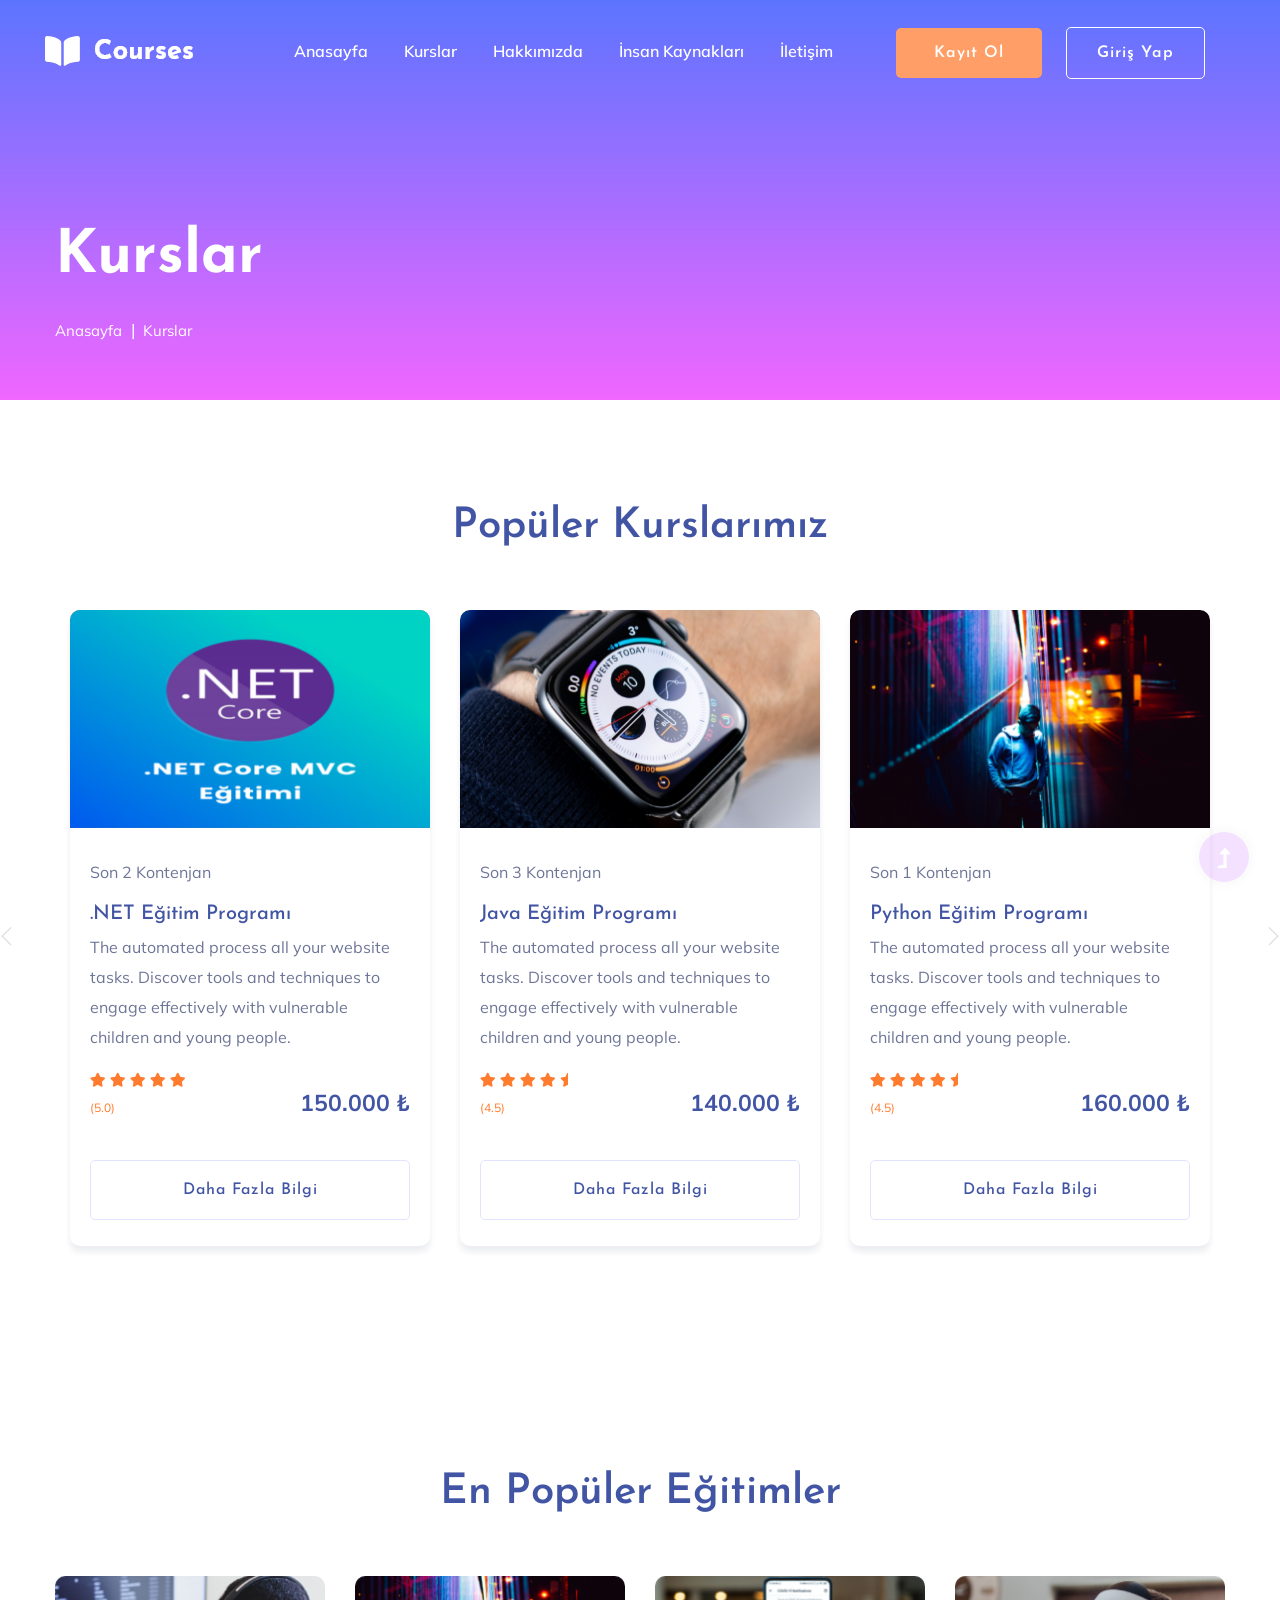
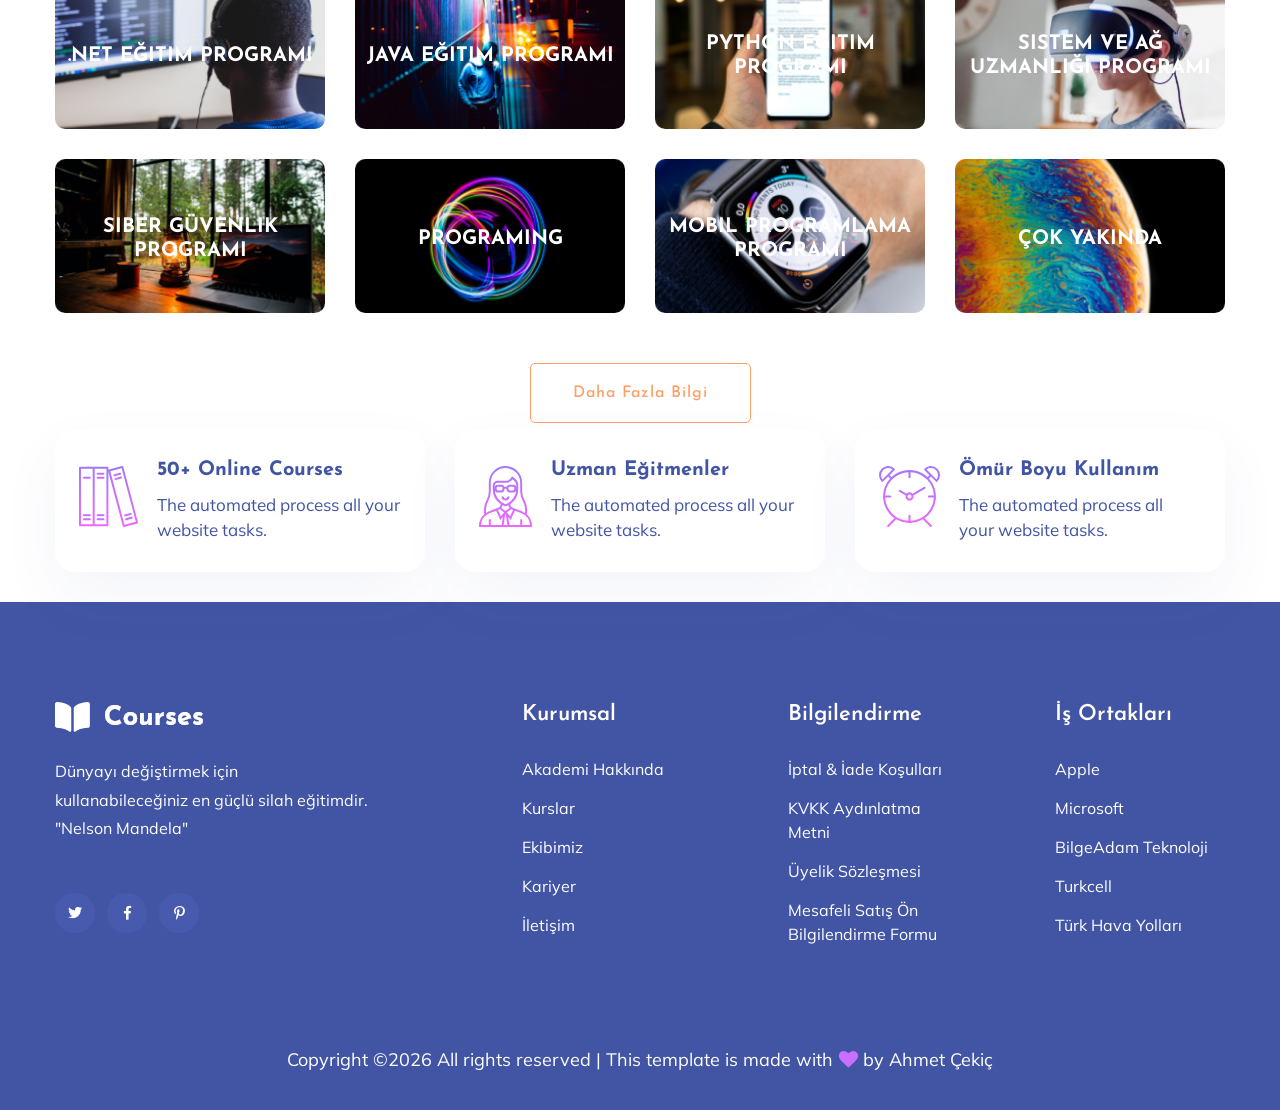
<file: WEB/wwwroot/courses.html>
<!doctype html>
<html class="no-js" lang="zxx">
<head>
    <meta charset="utf-8">
    <meta http-equiv="x-ua-compatible" content="ie=edge">
    <title>Courses | Education</title>
    <meta name="description" content="">
    <meta name="viewport" content="width=device-width, initial-scale=1">
    <link rel="manifest" href="site.webmanifest">
    <link rel="shortcut icon" type="image/x-icon" href="assets/img/favicon.ico">

    <!-- CSS here -->
    <link rel="stylesheet" href="assets/css/bootstrap.min.css">
    <link rel="stylesheet" href="assets/css/owl.carousel.min.css">
    <link rel="stylesheet" href="assets/css/slicknav.css">
    <link rel="stylesheet" href="assets/css/flaticon.css">
    <link rel="stylesheet" href="assets/css/progressbar_barfiller.css">
    <link rel="stylesheet" href="assets/css/gijgo.css">
    <link rel="stylesheet" href="assets/css/animate.min.css">
    <link rel="stylesheet" href="assets/css/animated-headline.css">
    <link rel="stylesheet" href="assets/css/magnific-popup.css">
    <link rel="stylesheet" href="assets/css/fontawesome-all.min.css">
    <link rel="stylesheet" href="assets/css/themify-icons.css">
    <link rel="stylesheet" href="assets/css/slick.css">
    <link rel="stylesheet" href="assets/css/nice-select.css">
    <link rel="stylesheet" href="assets/css/style.css">
</head>

<body>
    <!-- ? Preloader Start -->
    <div id="preloader-active">
        <div class="preloader d-flex align-items-center justify-content-center">
            <div class="preloader-inner position-relative">
                <div class="preloader-circle"></div>
                <div class="preloader-img pere-text">
                    <img src="assets/img/logo/loder.png" alt="">
                </div>
            </div>
        </div>
    </div>
    <!-- Preloader Start -->
    <!-- Header Start -->
    <div class="header-area header-transparent">
        <div class="main-header ">
            <div class="header-bottom  header-sticky">
                <div class="container-fluid">
                    <div class="row align-items-center">
                        <!-- Logo -->
                        <div class="col-xl-2 col-lg-2">
                            <div class="logo">
                                <a href="index.html"><img src="assets/img/logo/logo.png" alt=""></a>
                            </div>
                        </div>
                        <div class="col-xl-10 col-lg-10">
                            <div class="menu-wrapper d-flex align-items-center justify-content-end">
                                <!-- Main-menu -->
                                <div class="main-menu d-none d-lg-block">
                                    <nav>
                                        <ul id="navigation">                                                                                          
                                            <li class="active" ><a href="index.html">Anasayfa</a></li>
                                            <li><a href="courses.html">Kurslar</a></li>
                                            <li><a href="about.html">Hakkımızda</a></li>
                                            <li><a href="#">İnsan Kaynakları</a>
                                                <ul class="submenu">
                                                    <li><a href="#">Kariyer</a></li>
                                                    <li><a href="#">Ana Hedefler</a></li>
                                                    <li><a href="#">Planlama</a></li>
                                                </ul>
                                            </li>
                                            <li><a href="contact.html">İletişim</a></li>
                                            <!-- Button -->
                                            <li class="button-header margin-left "><a href="register.html" class="btn">Kayıt Ol</a></li>
                                            <li class="button-header"><a href="login.html" class="btn btn3">Giriş Yap</a></li>
                                        </ul>
                                    </nav>
                                </div>
                            </div>
                        </div> 
                        <!-- Mobile Menu -->
                        <div class="col-12">
                            <div class="mobile_menu d-block d-lg-none"></div>
                        </div>
                    </div>
                </div>
            </div>
        </div>
    </div>
    <!-- Header End -->
    <main>
        <!--? slider Area Start-->
        <section class="slider-area slider-area2">
            <div class="slider-active">
                <!-- Single Slider -->
                <div class="single-slider slider-height2">
                    <div class="container">
                        <div class="row">
                            <div class="col-xl-8 col-lg-11 col-md-12">
                                <div class="hero__caption hero__caption2">
                                    <h1 data-animation="bounceIn" data-delay="0.2s">Kurslar</h1>
                                    <!-- breadcrumb Start-->
                                    <nav aria-label="breadcrumb">
                                        <ol class="breadcrumb">
                                            <li class="breadcrumb-item"><a href="index.html">Anasayfa</a></li>
                                            <li class="breadcrumb-item"><a href="#">Kurslar</a></li> 
                                        </ol>
                                    </nav>
                                    <!-- breadcrumb End -->
                                </div>
                            </div>
                        </div>
                    </div>          
                </div>
            </div>
        </section>
        <!-- Courses area start -->
        <div class="courses-area section-padding40 fix">
            <div class="container">
                <div class="row justify-content-center">
                    <div class="col-xl-7 col-lg-8">
                        <div class="section-tittle text-center mb-55">
                            <h2>Popüler Kurslarımız</h2>
                        </div>
                    </div>
                </div>
                <div class="courses-actives">
                    <!-- Single -->
                    <div class="properties pb-20">
                        <div class="properties__card">
                            <div class="properties__img overlay1">
                                <a href="#"><img src="assets/img/gallery/net1.png" alt=""></a>
                            </div>
                            <div class="properties__caption">
                                <p>Son 2 Kontenjan</p>
                                <h3><a href="#">.NET Eğitim Programı</a></h3>
                                <p>The automated process all your website tasks. Discover tools and techniques to engage effectively with vulnerable children and young people.
                                </p>
                                <div class="properties__footer d-flex justify-content-between align-items-center">
                                    <div class="restaurant-name">
                                        <div class="rating">
                                            <i class="fas fa-star"></i>
                                            <i class="fas fa-star"></i>
                                            <i class="fas fa-star"></i>
                                            <i class="fas fa-star"></i>
                                            <i class="fas fa-star"></i>
                                        </div>
                                        <p><span>(5.0)</span></p>
                                    </div>
                                    <div class="price">
                                        <span>150.000 ₺</span>
                                    </div>
                                </div>
                                <a href="/courses-master/courses.html" class="border-btn border-btn2">Daha Fazla Bilgi</a>
                            </div>

                        </div>
                    </div>
                    <!-- Single -->
                    <!-- Single -->
                    <div class="properties pb-20">
                        <div class="properties__card">
                            <div class="properties__img overlay1">
                                <a href="#"><img src="assets/img/gallery/featured2.png" alt=""></a>
                            </div>
                            <div class="properties__caption">
                                <p>Son 3 Kontenjan</p>
                                <h3><a href="#">Java Eğitim Programı</a></h3>
                                <p>The automated process all your website tasks. Discover tools and techniques to engage effectively with vulnerable children and young people.
                                </p>
                                <div class="properties__footer d-flex justify-content-between align-items-center">
                                    <div class="restaurant-name">
                                        <div class="rating">
                                            <i class="fas fa-star"></i>
                                            <i class="fas fa-star"></i>
                                            <i class="fas fa-star"></i>
                                            <i class="fas fa-star"></i>
                                            <i class="fas fa-star-half"></i>
                                        </div>
                                        <p><span>(4.5)</span></p>
                                    </div>
                                    <div class="price">
                                        <span>140.000 ₺</span>
                                    </div>
                                </div>
                                <a href="/courses-master/courses.html" class="border-btn border-btn2">Daha Fazla Bilgi</a>
                            </div>
                        </div>
                    </div>
                    <!-- Single -->
                    <!-- Single -->
                    <div class="properties pb-20">
                        <div class="properties__card">
                            <div class="properties__img overlay1">
                                <a href="#"><img src="assets/img/gallery/featured3.png" alt=""></a>
                            </div>
                            <div class="properties__caption">
                                <p>Son 1 Kontenjan</p>
                                <h3><a href="#">Python Eğitim Programı</a></h3>
                                <p>The automated process all your website tasks. Discover tools and techniques to engage effectively with vulnerable children and young people.

                                </p>
                                <div class="properties__footer d-flex justify-content-between align-items-center">
                                    <div class="restaurant-name">
                                        <div class="rating">
                                            <i class="fas fa-star"></i>
                                            <i class="fas fa-star"></i>
                                            <i class="fas fa-star"></i>
                                            <i class="fas fa-star"></i>
                                            <i class="fas fa-star-half"></i>
                                        </div>
                                        <p><span>(4.5)</span></p>
                                    </div>
                                    <div class="price">
                                        <span>160.000 ₺</span>
                                    </div>
                                </div>
                                <a href="/courses-master/courses.html" class="border-btn border-btn2">Daha Fazla Bilgi</a>
                            </div>

                        </div>
                    </div>
                    <!-- Single -->
                    <!-- Single -->
                    <div class="properties pb-20">
                        <div class="properties__card">
                            <div class="properties__img overlay1">
                                <a href="#"><img src="assets/img/gallery/featured5.png" alt=""></a>
                            </div>
                            <div class="properties__caption">
                                <p>Son 2 Kontenjan</p>
                                <h3><a href="#">Sistem ve Ağ Uzmanlığı Programı</a></h3>
                                <p>The automated process all your website tasks. Discover tools and techniques to engage effectively with vulnerable children and young people.

                                </p>
                                <div class="properties__footer d-flex justify-content-between align-items-center">
                                    <div class="restaurant-name">
                                        <div class="rating">
                                            <i class="fas fa-star"></i>
                                            <i class="fas fa-star"></i>
                                            <i class="fas fa-star"></i>
                                            <i class="fas fa-star"></i>
                                            <i class="fas fa-star-half"></i>
                                        </div>
                                        <p><span>(4.5)</span></p>
                                    </div>
                                    <div class="price">
                                        <span>145.000 ₺</span>
                                    </div>
                                </div>
                                <a href="/courses-master/courses.html" class="border-btn border-btn2">Daha Fazla Bilgi</a>
                            </div>

                        </div>
                    </div>
                    <!-- Single -->
                     <!-- Single -->
                    <div class="properties pb-20">
                        <div class="properties__card">
                            <div class="properties__img overlay1">
                                <a href="#"><img src="assets/img/gallery/featured6.png" alt=""></a>
                            </div>
                            <div class="properties__caption">
                                <p>Son 2 Kontenjan</p>
                                <h3><a href="#">Siber Güvenlik Programı</a></h3>
                                <p>The automated process all your website tasks. Discover tools and techniques to engage effectively with vulnerable children and young people.

                                </p>
                                <div class="properties__footer d-flex justify-content-between align-items-center">
                                    <div class="restaurant-name">
                                        <div class="rating">
                                            <i class="fas fa-star"></i>
                                            <i class="fas fa-star"></i>
                                            <i class="fas fa-star"></i>
                                            <i class="fas fa-star"></i>
                                            <i class="fas fa-star-half"></i>
                                        </div>
                                        <p><span>(4.5)</span></p>
                                    </div>
                                    <div class="price">
                                        <span>165.000 ₺</span>
                                    </div>
                                </div>
                                <a href="/courses-master/courses.html" class="border-btn border-btn2">Daha Fazla Bilgi</a>
                            </div>

                        </div>
                    </div>
                    <!-- Single -->
                     <!-- Single -->
                    <div class="properties pb-20">
                        <div class="properties__card">
                            <div class="properties__img overlay1">
                                <a href="#"><img src="assets/img/gallery/featured1.png" alt=""></a>
                            </div>
                            <div class="properties__caption">
                                <p>Son 1 Kontenjan</p>
                                <h3><a href="#">Mobil Programlama Programı</a></h3>
                                <p>The automated process all your website tasks. Discover tools and techniques to engage effectively with vulnerable children and young people.

                                </p>
                                <div class="properties__footer d-flex justify-content-between align-items-center">
                                    <div class="restaurant-name">
                                        <div class="rating">
                                            <i class="fas fa-star"></i>
                                            <i class="fas fa-star"></i>
                                            <i class="fas fa-star"></i>
                                            <i class="fas fa-star"></i>
                                            <i class="fas fa-star-half"></i>
                                        </div>
                                        <p><span>(4.5)</span></p>
                                    </div>
                                    <div class="price">
                                        <span>135.000 ₺</span>
                                    </div>
                                </div>
                                <a href="/courses-master/courses.html" class="border-btn border-btn2">Daha Fazla Bilgi</a>
                            </div>

                        </div>
                    </div>
                    <!-- Single -->
                </div>
            </div>
        </div>
        <!-- Courses area End -->
        <!--? top subjects Area Start -->
        <div class="topic-area section-padding40">
            <div class="container">
                <div class="row justify-content-center">
                    <div class="col-xl-7 col-lg-8">
                        <div class="section-tittle text-center mb-55">
                            <h2>En Popüler Eğitimler</h2>
                        </div>
                    </div>
                </div>
                <div class="row">
                    <div class="col-lg-3 col-md-4 col-sm-6">
                        <div class="single-topic text-center mb-30">
                            <div class="topic-img">
                                <img src="assets/img/gallery/topic1.png" alt="">
                                <div class="topic-content-box">
                                    <div class="topic-content">
                                        <h3><a href="#">.NET Eğitim Programı</a></h3>
                                    </div>
                                </div>
                            </div>
                        </div>
                    </div>
                    <div class="col-lg-3 col-md-4 col-sm-6">
                        <div class="single-topic text-center mb-30">
                            <div class="topic-img">
                                <img src="assets/img/gallery/topic2.png" alt="">
                                <div class="topic-content-box">
                                    <div class="topic-content">
                                        <h3><a href="#">Java Eğitim Programı</a></h3>
                                    </div>
                                </div>
                            </div>
                        </div>
                    </div>
                    <div class="col-lg-3 col-md-4 col-sm-6">
                        <div class="single-topic text-center mb-30">
                            <div class="topic-img">
                                <img src="assets/img/gallery/topic3.png" alt="">
                                <div class="topic-content-box">
                                    <div class="topic-content">
                                        <h3><a href="#">Python Eğitim Programı</a></h3>
                                    </div>
                                </div>
                            </div>
                        </div>
                    </div>
                    <div class="col-lg-3 col-md-4 col-sm-6">
                        <div class="single-topic text-center mb-30">
                            <div class="topic-img">
                                <img src="assets/img/gallery/topic4.png" alt="">
                                <div class="topic-content-box">
                                    <div class="topic-content">
                                        <h3><a href="#">Sistem ve Ağ Uzmanlığı Programı</a></h3>
                                    </div>
                                </div>
                            </div>
                        </div>
                    </div>
                    <div class="col-lg-3 col-md-4 col-sm-6">
                        <div class="single-topic text-center mb-30">
                            <div class="topic-img">
                                <img src="assets/img/gallery/topic5.png" alt="">
                                <div class="topic-content-box">
                                    <div class="topic-content">
                                        <h3><a href="#">Siber Güvenlik Programı</a></h3>
                                    </div>
                                </div>
                            </div>
                        </div>
                    </div>
                    <div class="col-lg-3 col-md-4 col-sm-6">
                        <div class="single-topic text-center mb-30">
                            <div class="topic-img">
                                <img src="assets/img/gallery/topic6.png" alt="">
                                <div class="topic-content-box">
                                    <div class="topic-content">
                                        <h3><a href="#">Programing</a></h3>
                                    </div>
                                </div>
                            </div>
                        </div>
                    </div>
                    <div class="col-lg-3 col-md-4 col-sm-6">
                        <div class="single-topic text-center mb-30">
                            <div class="topic-img">
                                <img src="assets/img/gallery/topic7.png" alt="">
                                <div class="topic-content-box">
                                    <div class="topic-content">
                                        <h3><a href="#">Mobil Programlama Programı</a></h3>
                                    </div>
                                </div>
                            </div>
                        </div>
                    </div>
                    <div class="col-lg-3 col-md-4 col-sm-6">
                        <div class="single-topic text-center mb-30">
                            <div class="topic-img">
                                <img src="assets/img/gallery/topic8.png" alt="">
                                <div class="topic-content-box">
                                    <div class="topic-content">
                                        <h3><a href="#">Çok Yakında</a></h3>
                                    </div>
                                </div>
                            </div>
                        </div>
                    </div>
                </div>
                <div class="row justify-content-center">
                    <div class="col-xl-12">
                        <div class="section-tittle text-center mt-20">
                            <a href="#" class="border-btn">Daha Fazla Bilgi</a>
                        </div>
                    </div>
                </div>
            </div>
        </div>
        <!-- top subjects End -->
        <!-- ? services-area -->
        <div class="services-area">
            <div class="container">
                <div class="row justify-content-sm-center">
                    <div class="col-lg-4 col-md-6 col-sm-8">
                        <div class="single-services mb-30">
                            <div class="features-icon">
                                <img src="assets/img/icon/icon1.svg" alt="">
                            </div>
                            <div class="features-caption">
                                <h3>50+ Online Courses</h3>
                                <p>The automated process all your website tasks.</p>
                            </div>
                        </div>
                    </div>
                    <div class="col-lg-4 col-md-6 col-sm-8">
                        <div class="single-services mb-30">
                            <div class="features-icon">
                                <img src="assets/img/icon/icon2.svg" alt="">
                            </div>
                            <div class="features-caption">
                                <h3>Uzman Eğitmenler</h3>
                                <p>The automated process all your website tasks.</p>
                            </div>
                        </div>
                    </div>
                    <div class="col-lg-4 col-md-6 col-sm-8">
                        <div class="single-services mb-30">
                            <div class="features-icon">
                                <img src="assets/img/icon/icon3.svg" alt="">
                            </div>
                            <div class="features-caption">
                                <h3>Ömür Boyu Kullanım</h3>
                                <p>The automated process all your website tasks.</p>
                            </div>
                        </div>
                    </div>
                </div>
            </div>
        </div>
    </main>
    <footer>
        <div class="footer-wrappper footer-bg">
           <!-- Footer Start-->
           <div class="footer-area footer-padding">
               <div class="container">
                   <div class="row justify-content-between">
                       <div class="col-xl-4 col-lg-5 col-md-4 col-sm-6">
                           <div class="single-footer-caption mb-50">
                               <div class="single-footer-caption mb-30">
                                   <!-- logo -->
                                   <div class="footer-logo mb-25">
                                       <a href="index.html"><img src="assets/img/logo/logo2_footer.png" alt=""></a>
                                   </div>
                                   <div class="footer-tittle">
                                       <div class="footer-pera">
                                           <p>Dünyayı değiştirmek için kullanabileceğiniz en güçlü silah eğitimdir. <span>"Nelson Mandela"</span></p>
                                       </div>
                                   </div>
                                   <!-- social -->
                                   <div class="footer-social">
                                       <a href="#"><i class="fab fa-twitter"></i></a>
                                       <a href="#"><i class="fab fa-facebook-f"></i></a>
                                       <a href="#"><i class="fab fa-pinterest-p"></i></a>
                                   </div>
                               </div>
                           </div>
                       </div>
                       <div class="col-xl-2 col-lg-3 col-md-4 col-sm-5">
                           <div class="single-footer-caption mb-50">
                               <div class="footer-tittle">
                                   <h4>Kurumsal</h4>
                                   <ul>
                                       <li><a href="#">Akademi Hakkında</a></li>
                                       <li><a href="#">Kurslar</a></li>
                                       <li><a href="#">Ekibimiz</a></li>
                                       <li><a href="#">Kariyer</a></li>
                                       <li><a href="#">İletişim</a></li>
                                   </ul>
                               </div>
                           </div>
                       </div>
                       <div class="col-xl-2 col-lg-4 col-md-4 col-sm-6">
                           <div class="single-footer-caption mb-50">
                               <div class="footer-tittle">
                                   <h4>Bilgilendirme</h4>
                                   <ul>
                                       <li><a href="#">İptal & İade Koşulları</a></li>
                                       <li><a href="#">KVKK Aydınlatma Metni</a></li>
                                       <li><a href="#">Üyelik Sözleşmesi</a></li>
                                       <li><a href="#">Mesafeli Satış Ön Bilgilendirme Formu</a></li>
                                   </ul>
                               </div>
                           </div>
                       </div>
                       <div class="col-xl-2 col-lg-3 col-md-4 col-sm-6">
                           <div class="single-footer-caption mb-50">
                               <div class="footer-tittle">
                                   <h4>İş Ortakları</h4>
                                   <ul>
                                       <li><a href="https://www.apple.com/tr/">Apple</a></li>
                                       <li><a href="https://www.microsoft.com/tr-tr/">Microsoft</a></li>
                                       <li><a href="https://www.bilgeadam.com/">BilgeAdam Teknoloji</a></li>
                                       <li><a href="https://www.turkcell.com.tr/">Turkcell</a></li>
                                       <li><a href="https://www.turkishairlines.com/">Türk Hava Yolları</a></li>
                                   </ul>
                               </div>
                           </div>
                       </div>
                   </div>
               </div>
           </div>
           <!-- footer-bottom area -->
           <div class="footer-bottom-area">
               <div class="container">
                   <div class="footer-border">
                       <div class="row d-flex align-items-center">
                           <div class="col-xl-12 ">
                               <div class="footer-copy-right text-center">
                                   <p><!-- Link back to Colorlib can't be removed. Template is licensed under CC BY 3.0. -->
                                     Copyright &copy;<script>document.write(new Date().getFullYear());</script> All rights reserved | This template is made with <i class="fa fa-heart" aria-hidden="true"></i> by <a href="#" target="_blank">Ahmet Çekiç</a>
                                     <!-- Link back to Colorlib can't be removed. Template is licensed under CC BY 3.0. --></p>
                                 </div>
                             </div>
                         </div>
                     </div>
                 </div>
             </div>
             <!-- Footer End-->
         </div>
     </footer> 
      <!-- Scroll Up -->
      <div id="back-top" >
        <a title="Go to Top" href="#"> <i class="fas fa-level-up-alt"></i></a>
    </div>

    <!-- JS here -->
    <script src="./assets/js/vendor/modernizr-3.5.0.min.js"></script>
    <!-- Jquery, Popper, Bootstrap -->
    <script src="./assets/js/vendor/jquery-1.12.4.min.js"></script>
    <script src="./assets/js/popper.min.js"></script>
    <script src="./assets/js/bootstrap.min.js"></script>
    <!-- Jquery Mobile Menu -->
    <script src="./assets/js/jquery.slicknav.min.js"></script>

    <!-- Jquery Slick , Owl-Carousel Plugins -->
    <script src="./assets/js/owl.carousel.min.js"></script>
    <script src="./assets/js/slick.min.js"></script>
    <!-- One Page, Animated-HeadLin -->
    <script src="./assets/js/wow.min.js"></script>
    <script src="./assets/js/animated.headline.js"></script>
    <script src="./assets/js/jquery.magnific-popup.js"></script>

    <!-- Date Picker -->
    <script src="./assets/js/gijgo.min.js"></script>
    <!-- Nice-select, sticky -->
    <script src="./assets/js/jquery.nice-select.min.js"></script>
    <script src="./assets/js/jquery.sticky.js"></script>
    <!-- Progress -->
    <script src="./assets/js/jquery.barfiller.js"></script>
    
    <!-- counter , waypoint,Hover Direction -->
    <script src="./assets/js/jquery.counterup.min.js"></script>
    <script src="./assets/js/waypoints.min.js"></script>
    <script src="./assets/js/jquery.countdown.min.js"></script>
    <script src="./assets/js/hover-direction-snake.min.js"></script>

    <!-- contact js -->
    <script src="./assets/js/contact.js"></script>
    <script src="./assets/js/jquery.form.js"></script>
    <script src="./assets/js/jquery.validate.min.js"></script>
    <script src="./assets/js/mail-script.js"></script>
    <script src="./assets/js/jquery.ajaxchimp.min.js"></script>
    
    <!-- Jquery Plugins, main Jquery -->	
    <script src="./assets/js/plugins.js"></script>
    <script src="./assets/js/main.js"></script>
    
</body>
</html>
</file>
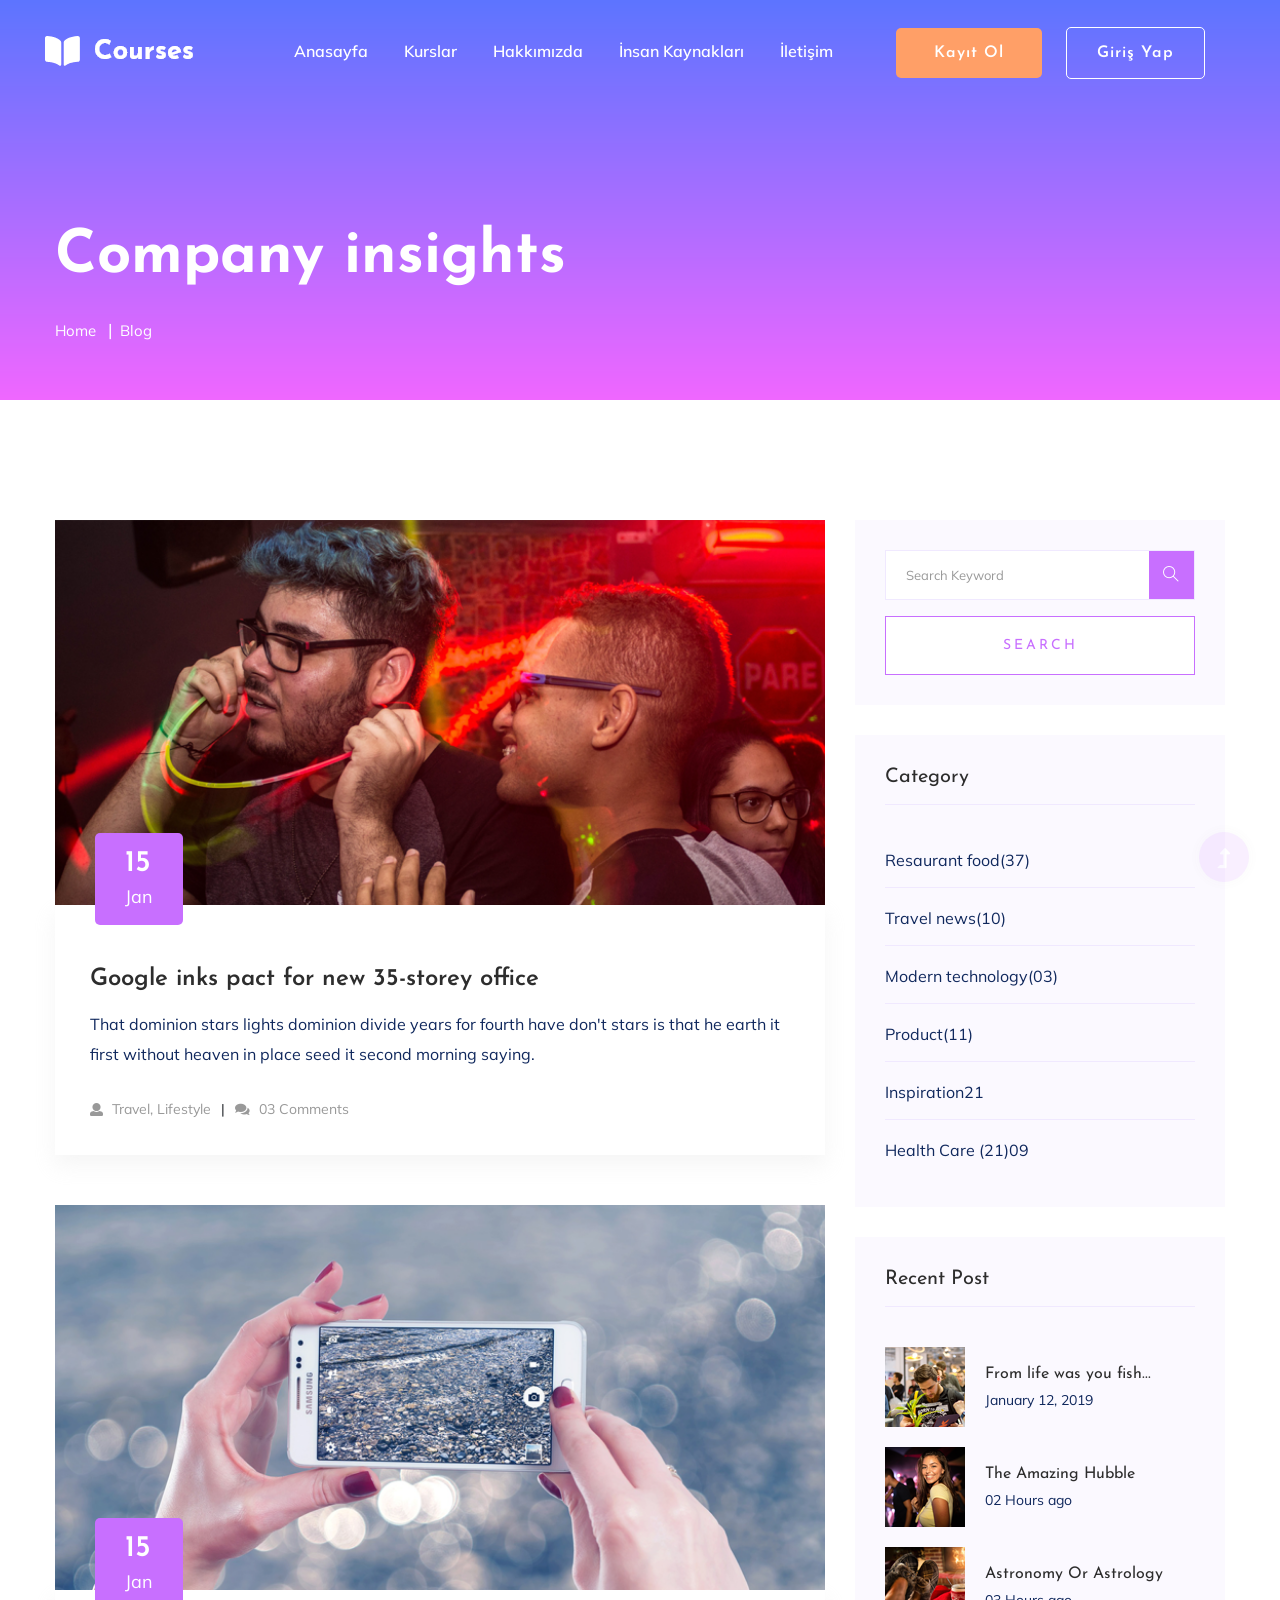
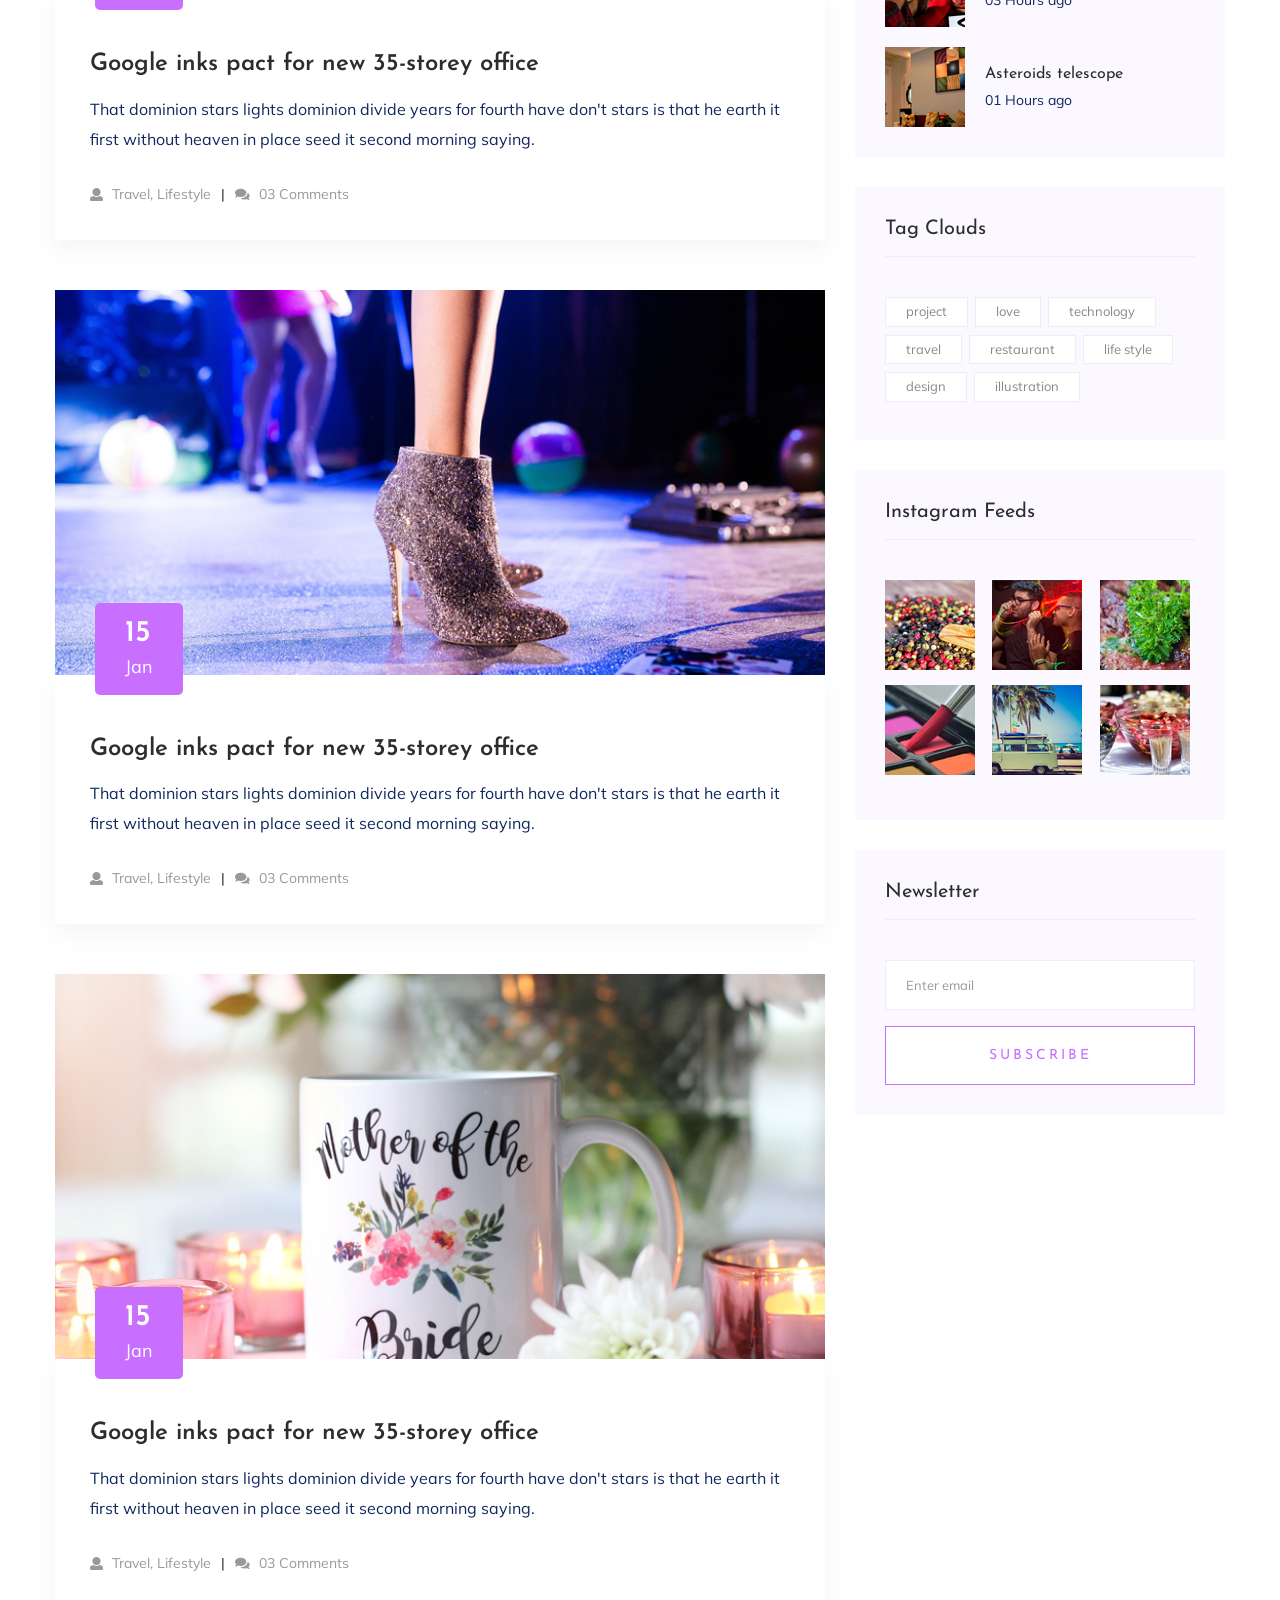
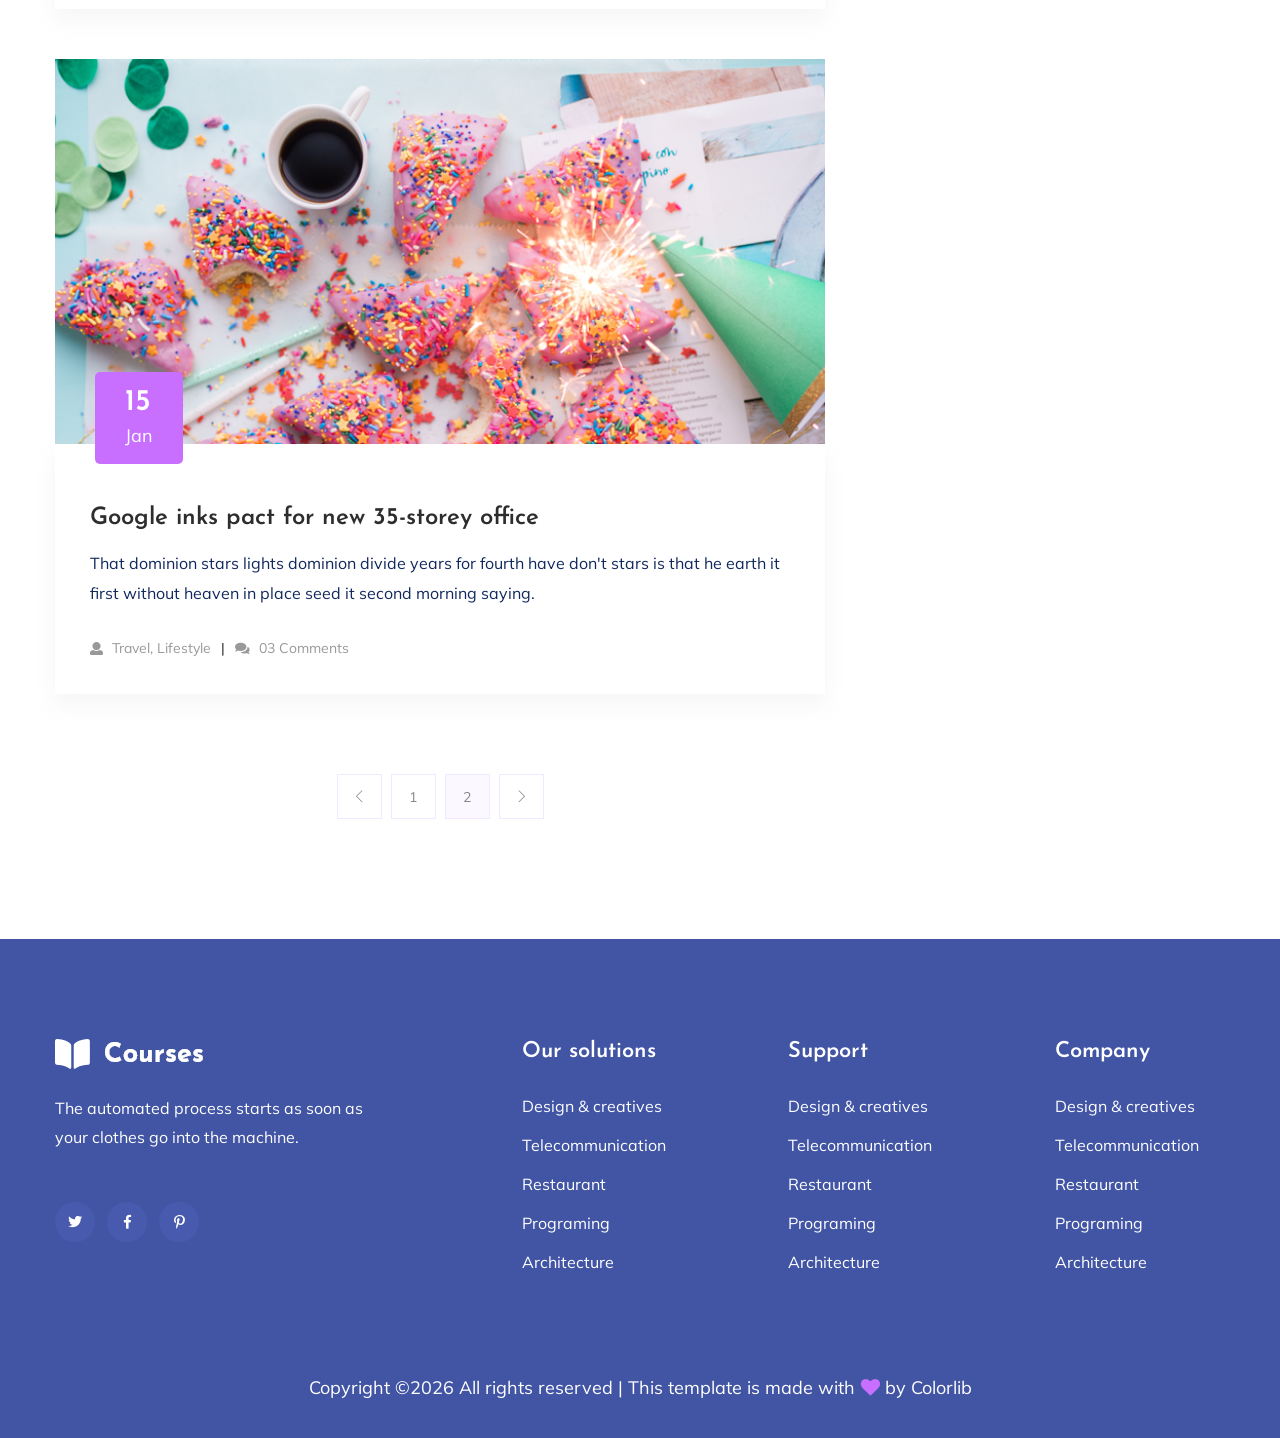
<file: WEB/wwwroot/courses-master/blog.html>
<!doctype html>
<html class="no-js" lang="zxx">
<head>
    <meta charset="utf-8">
    <meta http-equiv="x-ua-compatible" content="ie=edge">
    <title>Courses | Education</title>
    <meta name="description" content="">
    <meta name="viewport" content="width=device-width, initial-scale=1">
    <link rel="shortcut icon" type="image/x-icon" href="assets/img/favicon.ico">

    <!-- CSS here -->
    <link rel="stylesheet" href="assets/css/bootstrap.min.css">
    <link rel="stylesheet" href="assets/css/owl.carousel.min.css">
    <link rel="stylesheet" href="assets/css/slicknav.css">
    <link rel="stylesheet" href="assets/css/animate.min.css">
    <link rel="stylesheet" href="assets/css/hamburgers.min.css">
    <link rel="stylesheet" href="assets/css/magnific-popup.css">
    <link rel="stylesheet" href="assets/css/fontawesome-all.min.css">
    <link rel="stylesheet" href="assets/css/themify-icons.css">
    <link rel="stylesheet" href="assets/css/themify-icons.css">
    <link rel="stylesheet" href="assets/css/slick.css">
    <link rel="stylesheet" href="assets/css/nice-select.css">
    <link rel="stylesheet" href="assets/css/style.css">
    <link rel="stylesheet" href="assets/css/responsive.css">
</head>
<body>
    <!--? Preloader Start -->
    <div id="preloader-active">
        <div class="preloader d-flex align-items-center justify-content-center">
            <div class="preloader-inner position-relative">
                <div class="preloader-circle"></div>
                <div class="preloader-img pere-text">
                    <img src="assets/img/logo/loder.png" alt="">
                </div>
            </div>
        </div>
    </div>
    <!-- Preloader Start -->
    <!-- Header Start -->
    <div class="header-area header-transparent">
        <div class="main-header ">
            <div class="header-bottom  header-sticky">
                <div class="container-fluid">
                    <div class="row align-items-center">
                        <!-- Logo -->
                        <div class="col-xl-2 col-lg-2">
                            <div class="logo">
                                <a href="index.html"><img src="assets/img/logo/logo.png" alt=""></a>
                            </div>
                        </div>
                        <div class="col-xl-10 col-lg-10">
                            <div class="menu-wrapper d-flex align-items-center justify-content-end">
                                <!-- Main-menu -->
                                <div class="main-menu d-none d-lg-block">
                                    <nav>
                                        <ul id="navigation">                                                                                          
                                            <li class="active" ><a href="index.html">Anasayfa</a></li>
                                            <li><a href="courses.html">Kurslar</a></li>
                                            <li><a href="about.html">Hakkımızda</a></li>
                                            <li><a href="#">İnsan Kaynakları</a>
                                                <ul class="submenu">
                                                    <li><a href="#">Kariyer</a></li>
                                                    <li><a href="#">Ana Hedefler</a></li>
                                                    <li><a href="#">Planlama</a></li>
                                                </ul>
                                            </li>
                                            <li><a href="contact.html">İletişim</a></li>
                                            <!-- Button -->
                                            <li class="button-header margin-left "><a href="#" class="btn">Kayıt Ol</a></li>
                                            <li class="button-header"><a href="login.html" class="btn btn3">Giriş Yap</a></li>
                                        </ul>
                                    </nav>
                                </div>
                            </div>
                        </div> 
                        <!-- Mobile Menu -->
                        <div class="col-12">
                            <div class="mobile_menu d-block d-lg-none"></div>
                        </div>
                    </div>
                </div>
            </div>
        </div>
    </div>
    <!-- Header End -->
    <main>
        <!--? slider Area Start-->
        <section class="slider-area slider-area2">
            <div class="slider-active">
                <!-- Single Slider -->
                <div class="single-slider slider-height2">
                    <div class="container">
                        <div class="row">
                            <div class="col-xl-8 col-lg-11 col-md-12">
                                <div class="hero__caption hero__caption2">
                                    <h1 data-animation="bounceIn" data-delay="0.2s">Company insights</h1>
                                    <!-- breadcrumb Start-->
                                    <nav aria-label="breadcrumb">
                                        <ol class="breadcrumb">
                                            <li class="breadcrumb-item"><a href="index.html">Home</a></li>
                                            <li class="breadcrumb-item"><a href="#">Blog</a></li> 
                                        </ol>
                                    </nav>
                                    <!-- breadcrumb End -->
                                </div>
                            </div>
                        </div>
                    </div>          
                </div>
            </div>
        </section>
        <!--? Blog Area Start-->
        <section class="blog_area section-padding">
            <div class="container">
                <div class="row">
                    <div class="col-lg-8 mb-5 mb-lg-0">
                        <div class="blog_left_sidebar">
                            <article class="blog_item">
                                <div class="blog_item_img">
                                    <img class="card-img rounded-0" src="assets/img/blog/single_blog_1.png" alt="">
                                    <a href="#" class="blog_item_date">
                                        <h3>15</h3>
                                        <p>Jan</p>
                                    </a>
                                </div>
                                <div class="blog_details">
                                    <a class="d-inline-block" href="blog_details.html">
                                        <h2 class="blog-head" style="color: #2d2d2d;">Google inks pact for new 35-storey office</h2>
                                    </a>
                                    <p>That dominion stars lights dominion divide years for fourth have don't stars is that
                                    he earth it first without heaven in place seed it second morning saying.</p>
                                    <ul class="blog-info-link">
                                        <li><a href="#"><i class="fa fa-user"></i> Travel, Lifestyle</a></li>
                                        <li><a href="#"><i class="fa fa-comments"></i> 03 Comments</a></li>
                                    </ul>
                                </div>
                            </article>
                            <article class="blog_item">
                                <div class="blog_item_img">
                                    <img class="card-img rounded-0" src="assets/img/blog/single_blog_2.png" alt="">
                                    <a href="#" class="blog_item_date">
                                        <h3>15</h3>
                                        <p>Jan</p>
                                    </a>
                                </div>
                                <div class="blog_details">
                                    <a class="d-inline-block" href="blog_details.html">
                                        <h2 class="blog-head" style="color: #2d2d2d;">Google inks pact for new 35-storey office</h2>
                                    </a>
                                    <p>That dominion stars lights dominion divide years for fourth have don't stars is that
                                    he earth it first without heaven in place seed it second morning saying.</p>
                                    <ul class="blog-info-link">
                                        <li><a href="#"><i class="fa fa-user"></i> Travel, Lifestyle</a></li>
                                        <li><a href="#"><i class="fa fa-comments"></i> 03 Comments</a></li>
                                    </ul>
                                </div>
                            </article>
                            <article class="blog_item">
                                <div class="blog_item_img">
                                    <img class="card-img rounded-0" src="assets/img/blog/single_blog_3.png" alt="">
                                    <a href="#" class="blog_item_date">
                                        <h3>15</h3>
                                        <p>Jan</p>
                                    </a>
                                </div>
                                <div class="blog_details">
                                    <a class="d-inline-block" href="blog_details.html">
                                        <h2 class="blog-head" style="color: #2d2d2d;">Google inks pact for new 35-storey office</h2>
                                    </a>
                                    <p>That dominion stars lights dominion divide years for fourth have don't stars is that
                                    he earth it first without heaven in place seed it second morning saying.</p>
                                    <ul class="blog-info-link">
                                        <li><a href="#"><i class="fa fa-user"></i> Travel, Lifestyle</a></li>
                                        <li><a href="#"><i class="fa fa-comments"></i> 03 Comments</a></li>
                                    </ul>
                                </div>
                            </article>
                            <article class="blog_item">
                                <div class="blog_item_img">
                                    <img class="card-img rounded-0" src="assets/img/blog/single_blog_4.png" alt="">
                                    <a href="#" class="blog_item_date">
                                        <h3>15</h3>
                                        <p>Jan</p>
                                    </a>
                                </div>
                                <div class="blog_details">
                                    <a class="d-inline-block" href="blog_details.html">
                                        <h2 class="blog-head" style="color: #2d2d2d;">Google inks pact for new 35-storey office</h2>
                                    </a>
                                    <p>That dominion stars lights dominion divide years for fourth have don't stars is that
                                    he earth it first without heaven in place seed it second morning saying.</p>
                                    <ul class="blog-info-link">
                                        <li><a href="#"><i class="fa fa-user"></i> Travel, Lifestyle</a></li>
                                        <li><a href="#"><i class="fa fa-comments"></i> 03 Comments</a></li>
                                    </ul>
                                </div>
                            </article>
                            <article class="blog_item">
                                <div class="blog_item_img">
                                    <img class="card-img rounded-0" src="assets/img/blog/single_blog_5.png" alt="">
                                    <a href="#" class="blog_item_date">
                                        <h3>15</h3>
                                        <p>Jan</p>
                                    </a>
                                </div>
                                <div class="blog_details">
                                    <a class="d-inline-block" href="blog_details.html">
                                        <h2 class="blog-head" style="color: #2d2d2d;">Google inks pact for new 35-storey office</h2>
                                    </a>
                                    <p>That dominion stars lights dominion divide years for fourth have don't stars is that
                                    he earth it first without heaven in place seed it second morning saying.</p>
                                    <ul class="blog-info-link">
                                        <li><a href="#"><i class="fa fa-user"></i> Travel, Lifestyle</a></li>
                                        <li><a href="#"><i class="fa fa-comments"></i> 03 Comments</a></li>
                                    </ul>
                                </div>
                            </article>
                            <nav class="blog-pagination justify-content-center d-flex">
                                <ul class="pagination">
                                    <li class="page-item">
                                        <a href="#" class="page-link" aria-label="Previous">
                                            <i class="ti-angle-left"></i>
                                        </a>
                                    </li>
                                    <li class="page-item">
                                        <a href="#" class="page-link">1</a>
                                    </li>
                                    <li class="page-item active">
                                        <a href="#" class="page-link">2</a>
                                    </li>
                                    <li class="page-item">
                                        <a href="#" class="page-link" aria-label="Next">
                                            <i class="ti-angle-right"></i>
                                        </a>
                                    </li>
                                </ul>
                            </nav>
                        </div>
                    </div>
                    <div class="col-lg-4">
                        <div class="blog_right_sidebar">
                            <aside class="single_sidebar_widget search_widget">
                                <form action="#">
                                    <div class="form-group">
                                        <div class="input-group mb-3">
                                            <input type="text" class="form-control" placeholder='Search Keyword'
                                            onfocus="this.placeholder = ''"
                                            onblur="this.placeholder = 'Search Keyword'">
                                            <div class="input-group-append">
                                                <button class="btns" type="button"><i class="ti-search"></i></button>
                                            </div>
                                        </div>
                                    </div>
                                    <button class="button rounded-0 primary-bg text-white w-100 btn_1 boxed-btn"
                                    type="submit">Search</button>
                                </form>
                            </aside>
                            <aside class="single_sidebar_widget post_category_widget">
                                <h4 class="widget_title" style="color: #2d2d2d;">Category</h4>
                                <ul class="list cat-list">
                                    <li>
                                        <a href="#" class="d-flex">
                                            <p>Resaurant food</p>
                                            <p>(37)</p>
                                        </a>
                                    </li>
                                    <li>
                                        <a href="#" class="d-flex">
                                            <p>Travel news</p>
                                            <p>(10)</p>
                                        </a>
                                    </li>
                                    <li>
                                        <a href="#" class="d-flex">
                                            <p>Modern technology</p>
                                            <p>(03)</p>
                                        </a>
                                    </li>
                                    <li>
                                        <a href="#" class="d-flex">
                                            <p>Product</p>
                                            <p>(11)</p>
                                        </a>
                                    </li>
                                    <li>
                                        <a href="#" class="d-flex">
                                            <p>Inspiration</p>
                                            <p>21</p>
                                        </a>
                                    </li>
                                    <li>
                                        <a href="#" class="d-flex">
                                            <p>Health Care (21)</p>
                                            <p>09</p>
                                        </a>
                                    </li>
                                </ul>
                            </aside>
                            <aside class="single_sidebar_widget popular_post_widget">
                                <h3 class="widget_title" style="color: #2d2d2d;">Recent Post</h3>
                                <div class="media post_item">
                                    <img src="assets/img/post/post_1.png" alt="post">
                                    <div class="media-body">
                                        <a href="blog_details.html">
                                            <h3 style="color: #2d2d2d;">From life was you fish...</h3>
                                        </a>
                                        <p>January 12, 2019</p>
                                    </div>
                                </div>
                                <div class="media post_item">
                                    <img src="assets/img/post/post_2.png" alt="post">
                                    <div class="media-body">
                                        <a href="blog_details.html">
                                            <h3 style="color: #2d2d2d;">The Amazing Hubble</h3>
                                        </a>
                                        <p>02 Hours ago</p>
                                    </div>
                                </div>
                                <div class="media post_item">
                                    <img src="assets/img/post/post_3.png" alt="post">
                                    <div class="media-body">
                                        <a href="blog_details.html">
                                            <h3 style="color: #2d2d2d;">Astronomy Or Astrology</h3>
                                        </a>
                                        <p>03 Hours ago</p>
                                    </div>
                                </div>
                                <div class="media post_item">
                                    <img src="assets/img/post/post_4.png" alt="post">
                                    <div class="media-body">
                                        <a href="blog_details.html">
                                            <h3 style="color: #2d2d2d;">Asteroids telescope</h3>
                                        </a>
                                        <p>01 Hours ago</p>
                                    </div>
                                </div>
                            </aside>
                            <aside class="single_sidebar_widget tag_cloud_widget">
                                <h4 class="widget_title" style="color: #2d2d2d;">Tag Clouds</h4>
                                <ul class="list">
                                    <li>
                                        <a href="#">project</a>
                                    </li>
                                    <li>
                                        <a href="#">love</a>
                                    </li>
                                    <li>
                                        <a href="#">technology</a>
                                    </li>
                                    <li>
                                        <a href="#">travel</a>
                                    </li>
                                    <li>
                                        <a href="#">restaurant</a>
                                    </li>
                                    <li>
                                        <a href="#">life style</a>
                                    </li>
                                    <li>
                                        <a href="#">design</a>
                                    </li>
                                    <li>
                                        <a href="#">illustration</a>
                                    </li>
                                </ul>
                            </aside>

                            <aside class="single_sidebar_widget instagram_feeds">
                                <h4 class="widget_title" style="color: #2d2d2d;">Instagram Feeds</h4>
                                <ul class="instagram_row flex-wrap">
                                    <li>
                                        <a href="#">
                                            <img class="img-fluid" src="assets/img/post/post_5.png" alt="">
                                        </a>
                                    </li>
                                    <li>
                                        <a href="#">
                                            <img class="img-fluid" src="assets/img/post/post_6.png" alt="">
                                        </a>
                                    </li>
                                    <li>
                                        <a href="#">
                                            <img class="img-fluid" src="assets/img/post/post_7.png" alt="">
                                        </a>
                                    </li>
                                    <li>
                                        <a href="#">
                                            <img class="img-fluid" src="assets/img/post/post_8.png" alt="">
                                        </a>
                                    </li>
                                    <li>
                                        <a href="#">
                                            <img class="img-fluid" src="assets/img/post/post_9.png" alt="">
                                        </a>
                                    </li>
                                    <li>
                                        <a href="#">
                                            <img class="img-fluid" src="assets/img/post/post_10.png" alt="">
                                        </a>
                                    </li>
                                </ul>
                            </aside>
                            <aside class="single_sidebar_widget newsletter_widget">
                                <h4 class="widget_title" style="color: #2d2d2d;">Newsletter</h4>
                                <form action="#">
                                    <div class="form-group">
                                        <input type="email" class="form-control" onfocus="this.placeholder = ''"
                                        onblur="this.placeholder = 'Enter email'" placeholder='Enter email' required>
                                    </div>
                                    <button class="button rounded-0 primary-bg text-white w-100 btn_1 boxed-btn"
                                    type="submit">Subscribe</button>
                                </form>
                            </aside>
                        </div>
                    </div>
                </div>
            </div>
        </section>
        <!-- Blog Area End -->
    </main>
    <footer>
        <div class="footer-wrappper footer-bg">
           <!-- Footer Start-->
           <div class="footer-area footer-padding">
               <div class="container">
                   <div class="row justify-content-between">
                       <div class="col-xl-4 col-lg-5 col-md-4 col-sm-6">
                           <div class="single-footer-caption mb-50">
                               <div class="single-footer-caption mb-30">
                                   <!-- logo -->
                                   <div class="footer-logo mb-25">
                                       <a href="index.html"><img src="assets/img/logo/logo2_footer.png" alt=""></a>
                                   </div>
                                   <div class="footer-tittle">
                                       <div class="footer-pera">
                                           <p>The automated process starts as soon as your clothes go into the machine.</p>
                                       </div>
                                   </div>
                                   <!-- social -->
                                   <div class="footer-social">
                                       <a href="#"><i class="fab fa-twitter"></i></a>
                                       <a href="https://bit.ly/sai4ull"><i class="fab fa-facebook-f"></i></a>
                                       <a href="#"><i class="fab fa-pinterest-p"></i></a>
                                   </div>
                               </div>
                           </div>
                       </div>
                       <div class="col-xl-2 col-lg-3 col-md-4 col-sm-5">
                           <div class="single-footer-caption mb-50">
                               <div class="footer-tittle">
                                   <h4>Our solutions</h4>
                                   <ul>
                                       <li><a href="#">Design & creatives</a></li>
                                       <li><a href="#">Telecommunication</a></li>
                                       <li><a href="#">Restaurant</a></li>
                                       <li><a href="#">Programing</a></li>
                                       <li><a href="#">Architecture</a></li>
                                   </ul>
                               </div>
                           </div>
                       </div>
                       <div class="col-xl-2 col-lg-4 col-md-4 col-sm-6">
                           <div class="single-footer-caption mb-50">
                               <div class="footer-tittle">
                                   <h4>Support</h4>
                                   <ul>
                                       <li><a href="#">Design & creatives</a></li>
                                       <li><a href="#">Telecommunication</a></li>
                                       <li><a href="#">Restaurant</a></li>
                                       <li><a href="#">Programing</a></li>
                                       <li><a href="#">Architecture</a></li>
                                   </ul>
                               </div>
                           </div>
                       </div>
                       <div class="col-xl-2 col-lg-3 col-md-4 col-sm-6">
                           <div class="single-footer-caption mb-50">
                               <div class="footer-tittle">
                                   <h4>Company</h4>
                                   <ul>
                                       <li><a href="#">Design & creatives</a></li>
                                       <li><a href="#">Telecommunication</a></li>
                                       <li><a href="#">Restaurant</a></li>
                                       <li><a href="#">Programing</a></li>
                                       <li><a href="#">Architecture</a></li>
                                   </ul>
                               </div>
                           </div>
                       </div>
                   </div>
               </div>
           </div>
           <!-- footer-bottom area -->
           <div class="footer-bottom-area">
               <div class="container">
                   <div class="footer-border">
                       <div class="row d-flex align-items-center">
                           <div class="col-xl-12 ">
                               <div class="footer-copy-right text-center">
                                   <p><!-- Link back to Colorlib can't be removed. Template is licensed under CC BY 3.0. -->
                                      Copyright &copy;<script>document.write(new Date().getFullYear());</script> All rights reserved | This template is made with <i class="fa fa-heart" aria-hidden="true"></i> by <a href="https://colorlib.com" target="_blank">Colorlib</a>
                                      <!-- Link back to Colorlib can't be removed. Template is licensed under CC BY 3.0. --></p>
                                  </div>
                              </div>
                          </div>
                      </div>
                  </div>
              </div>
              <!-- Footer End-->
          </div>
      </footer> 
      
      <!-- Scroll Up -->
      <div id="back-top" >
        <a title="Go to Top" href="#"> <i class="fas fa-level-up-alt"></i></a>
    </div>
    <!-- JS here -->

    <script src="./assets/js/vendor/modernizr-3.5.0.min.js"></script>
    <!-- Jquery, Popper, Bootstrap -->
    <script src="./assets/js/vendor/jquery-1.12.4.min.js"></script>
    <script src="./assets/js/popper.min.js"></script>
    <script src="./assets/js/bootstrap.min.js"></script>
    <!-- Jquery Mobile Menu -->
    <script src="./assets/js/jquery.slicknav.min.js"></script>

    <!-- Jquery Slick , Owl-Carousel Plugins -->
    <script src="./assets/js/owl.carousel.min.js"></script>
    <script src="./assets/js/slick.min.js"></script>
    <!-- One Page, Animated-HeadLin -->
    <script src="./assets/js/wow.min.js"></script>
    <script src="./assets/js/animated.headline.js"></script>
    <script src="./assets/js/jquery.magnific-popup.js"></script>

    <!-- Date Picker -->
    <script src="./assets/js/gijgo.min.js"></script>
    <!-- Nice-select, sticky -->
    <script src="./assets/js/jquery.nice-select.min.js"></script>
    <script src="./assets/js/jquery.sticky.js"></script>
    
    <!-- counter , waypoint,Hover Direction -->
    <script src="./assets/js/jquery.counterup.min.js"></script>
    <script src="./assets/js/waypoints.min.js"></script>
    <script src="./assets/js/jquery.countdown.min.js"></script>
    <script src="./assets/js/hover-direction-snake.min.js"></script>

    <!-- contact js -->
    <script src="./assets/js/contact.js"></script>
    <script src="./assets/js/jquery.form.js"></script>
    <script src="./assets/js/jquery.validate.min.js"></script>
    <script src="./assets/js/mail-script.js"></script>
    <script src="./assets/js/jquery.ajaxchimp.min.js"></script>
    
    <!-- Jquery Plugins, main Jquery -->	
    <script src="./assets/js/plugins.js"></script>
    <script src="./assets/js/main.js"></script>
    
</body>
</html>
</file>
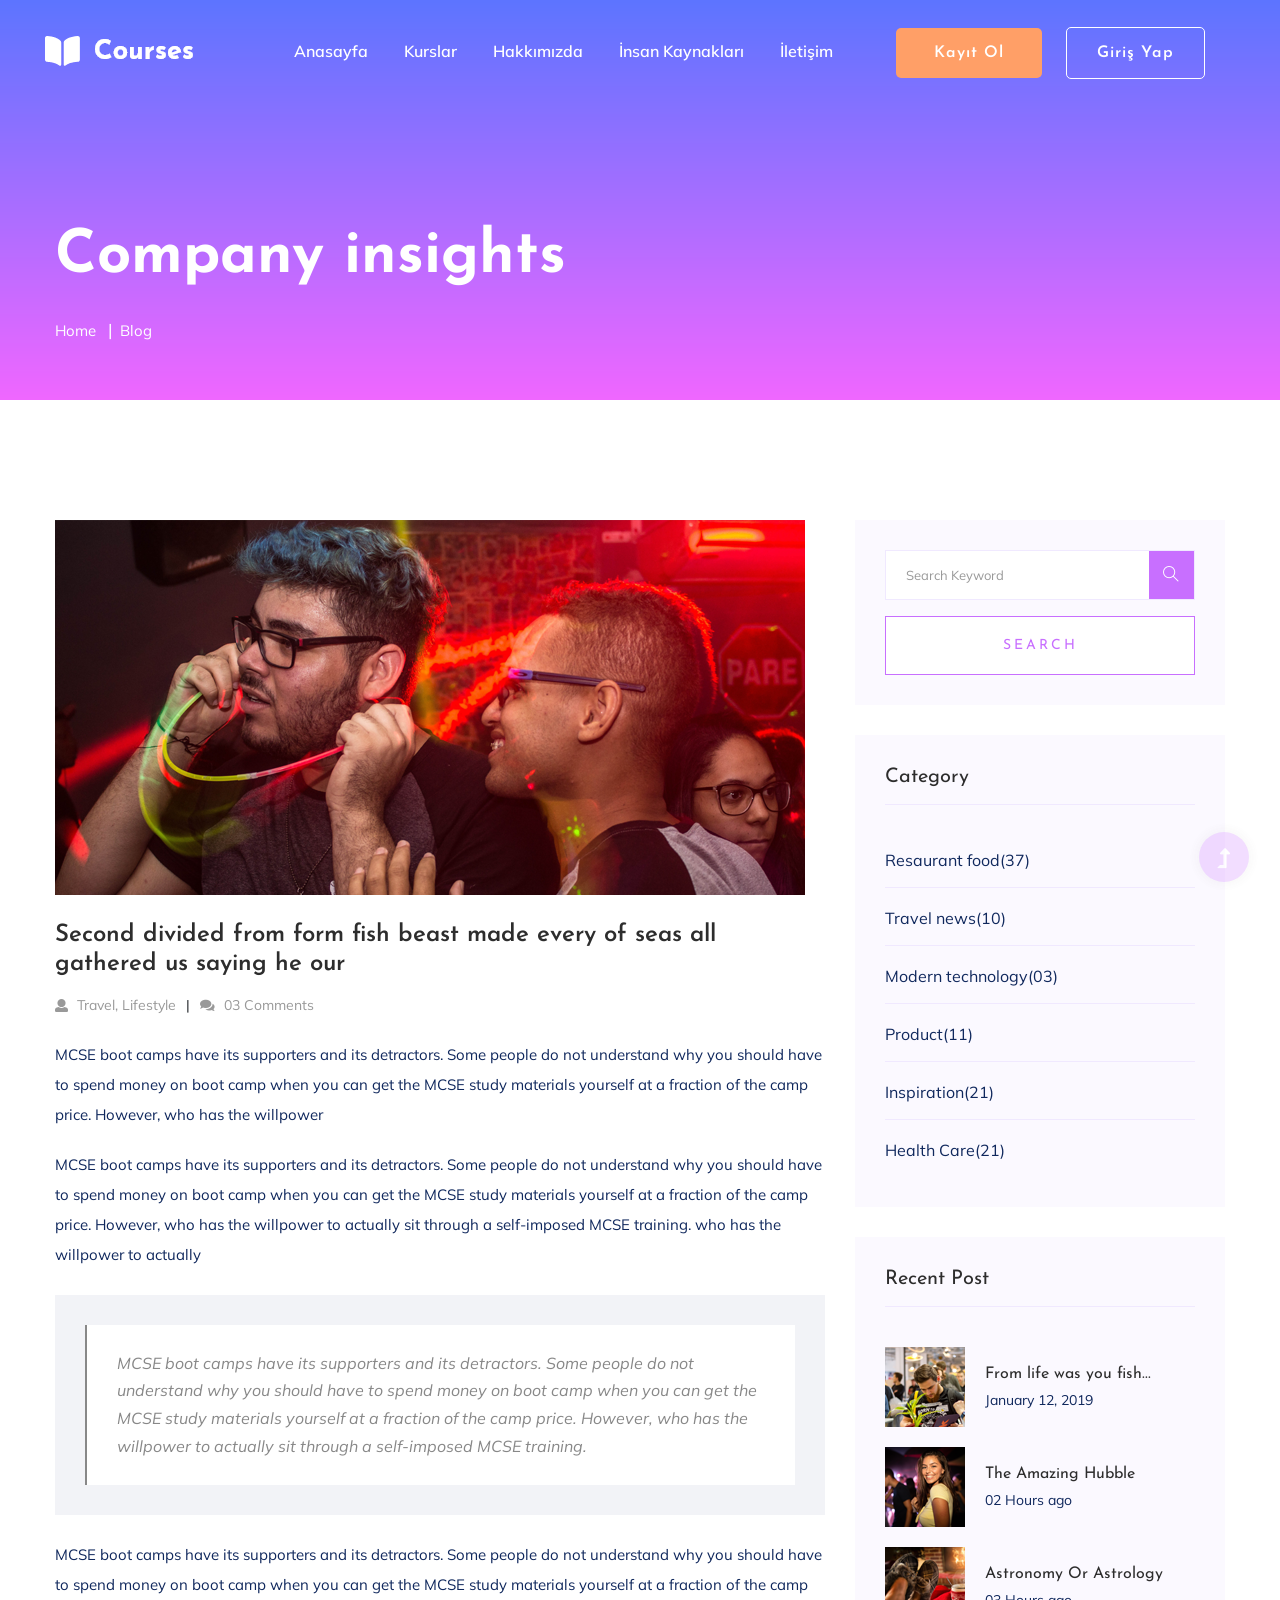
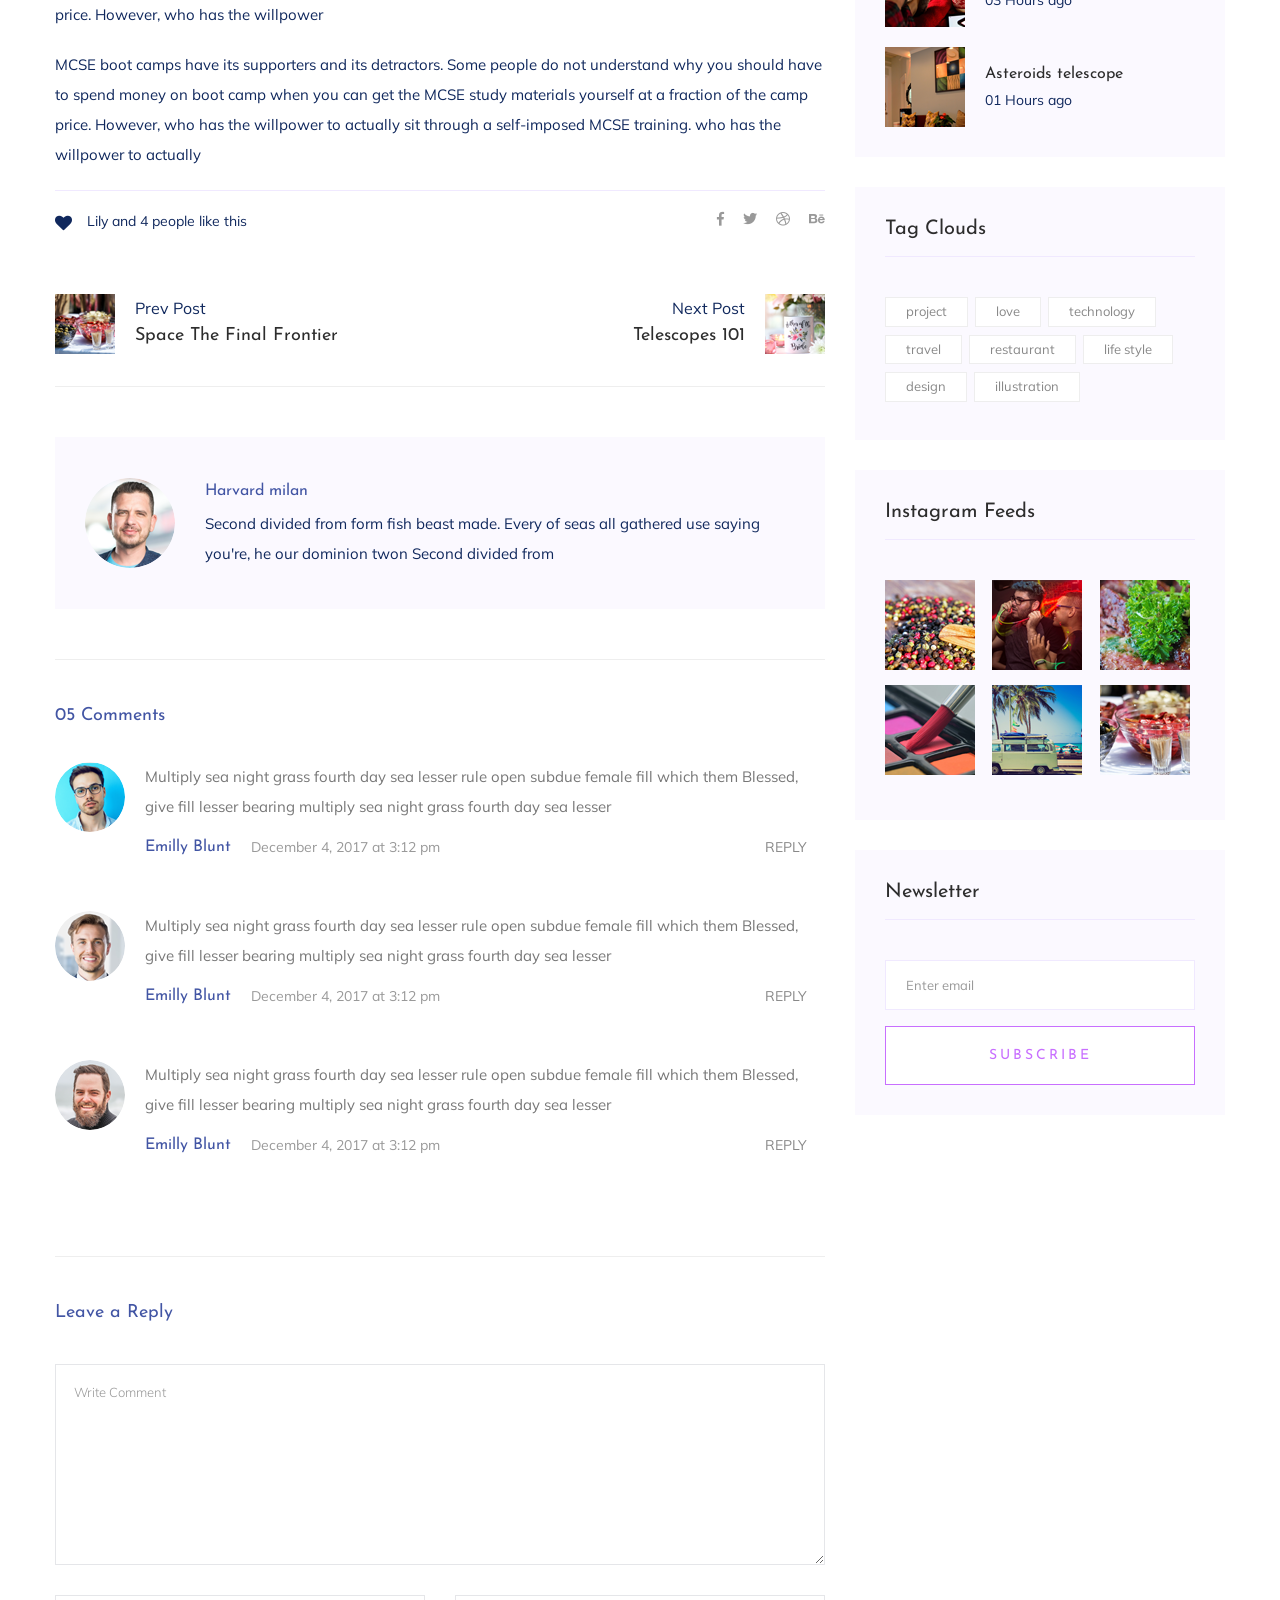
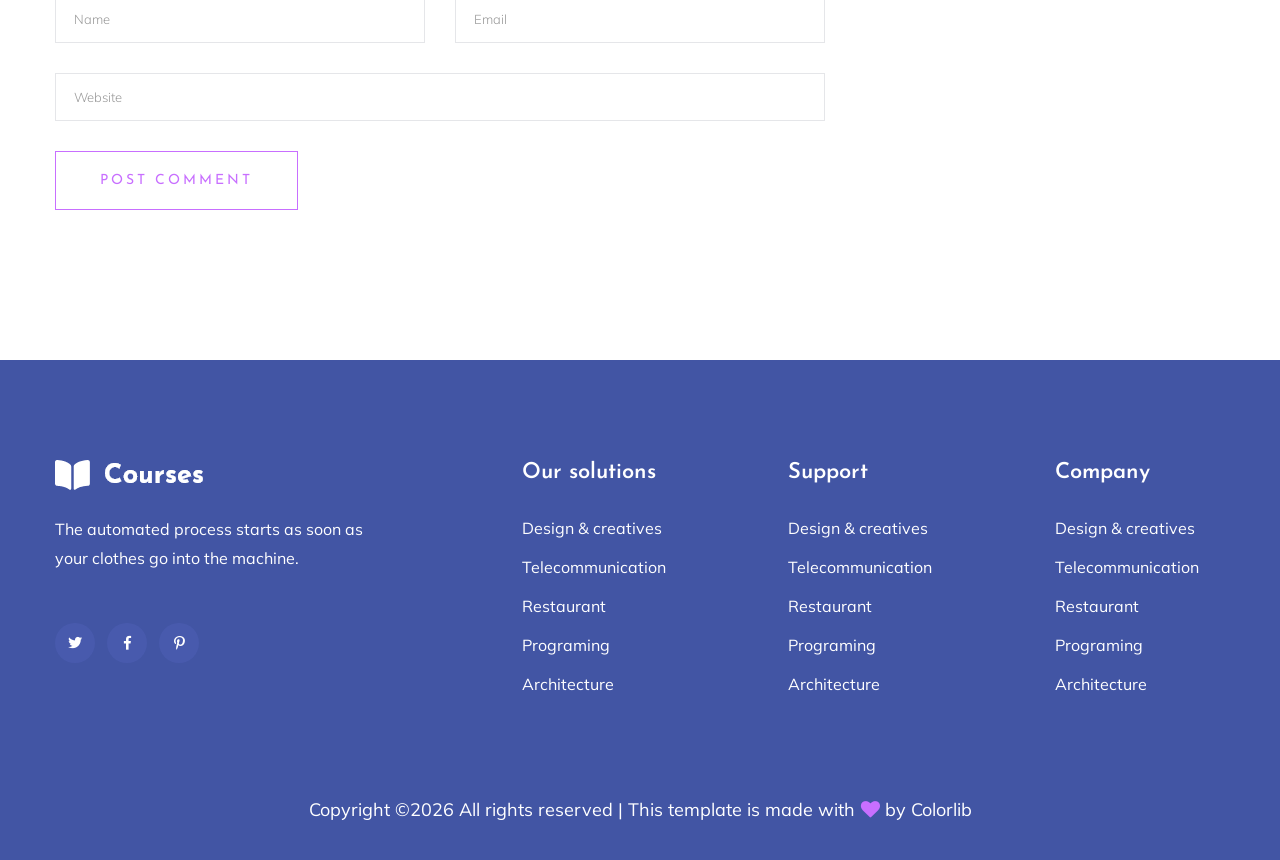
<file: WEB/wwwroot/courses-master/blog_details.html>
<!doctype html>
<html class="no-js" lang="zxx">
<head>
   <meta charset="utf-8">
   <meta http-equiv="x-ua-compatible" content="ie=edge">
   <title>Courses | Education</title>
   <meta name="description" content="">
   <meta name="viewport" content="width=device-width, initial-scale=1">
   <link rel="shortcut icon" type="image/x-icon" href="assets/img/favicon.ico">

   <!-- CSS here -->
   <link rel="stylesheet" href="assets/css/bootstrap.min.css">
   <link rel="stylesheet" href="assets/css/owl.carousel.min.css">
   <link rel="stylesheet" href="assets/css/slicknav.css">
   <link rel="stylesheet" href="assets/css/animate.min.css">
   <link rel="stylesheet" href="assets/css/hamburgers.min.css">
   <link rel="stylesheet" href="assets/css/magnific-popup.css">
   <link rel="stylesheet" href="assets/css/fontawesome-all.min.css">
   <link rel="stylesheet" href="assets/css/themify-icons.css">
   <link rel="stylesheet" href="assets/css/slick.css">
   <link rel="stylesheet" href="assets/css/nice-select.css">
   <link rel="stylesheet" href="assets/css/style.css">
</head>

<body>
   <!--? Preloader Start -->
   <div id="preloader-active">
      <div class="preloader d-flex align-items-center justify-content-center">
        <div class="preloader-inner position-relative">
          <div class="preloader-circle"></div>
          <div class="preloader-img pere-text">
            <img src="assets/img/logo/loder.png" alt="">
         </div>
      </div>
   </div>
</div>
<!-- Preloader Start -->
<!-- Header Start -->
<div class="header-area header-transparent">
   <div class="main-header ">
      <div class="header-bottom  header-sticky">
         <div class="container-fluid">
            <div class="row align-items-center">
               <!-- Logo -->
               <div class="col-xl-2 col-lg-2">
                  <div class="logo">
                     <a href="index.html"><img src="assets/img/logo/logo.png" alt=""></a>
                  </div>
               </div>
               <div class="col-xl-10 col-lg-10">
                  <div class="menu-wrapper d-flex align-items-center justify-content-end">
                     <!-- Main-menu -->
                     <div class="main-menu d-none d-lg-block">
                        <nav>
                            <ul id="navigation">                                                                                          
                                <li class="active" ><a href="index.html">Anasayfa</a></li>
                                <li><a href="courses.html">Kurslar</a></li>
                                <li><a href="about.html">Hakkımızda</a></li>
                                <li><a href="#">İnsan Kaynakları</a>
                                    <ul class="submenu">
                                        <li><a href="#">Kariyer</a></li>
                                        <li><a href="#">Ana Hedefler</a></li>
                                        <li><a href="#">Planlama</a></li>
                                    </ul>
                                </li>
                                <li><a href="contact.html">İletişim</a></li>
                                <!-- Button -->
                                <li class="button-header margin-left "><a href="#" class="btn">Kayıt Ol</a></li>
                                <li class="button-header"><a href="login.html" class="btn btn3">Giriş Yap</a></li>
                            </ul>
                        </nav>
                    </div>
                  </div>
               </div> 
               <!-- Mobile Menu -->
               <div class="col-12">
                  <div class="mobile_menu d-block d-lg-none"></div>
               </div>
            </div>
         </div>
      </div>
   </div>
</div>
<!-- Header End -->
<main>
   <!--? slider Area Start-->
   <section class="slider-area slider-area2">
     <div class="slider-active">
       <!-- Single Slider -->
       <div class="single-slider slider-height2">
         <div class="container">
           <div class="row">
             <div class="col-xl-8 col-lg-11 col-md-12">
               <div class="hero__caption hero__caption2">
                 <h1 data-animation="bounceIn" data-delay="0.2s">Company insights</h1>
                 <!-- breadcrumb Start-->
                 <nav aria-label="breadcrumb">
                   <ol class="breadcrumb">
                     <li class="breadcrumb-item"><a href="index.html">Home</a></li>
                     <li class="breadcrumb-item"><a href="#">Blog</a></li> 
                  </ol>
               </nav>
               <!-- breadcrumb End -->
            </div>
         </div>
      </div>
   </div>          
</div>
</div>
</section>
<!--? Blog Area Start -->
<section class="blog_area single-post-area section-padding">
   <div class="container">
      <div class="row">
         <div class="col-lg-8 posts-list">
            <div class="single-post">
               <div class="feature-img">
                  <img class="img-fluid" src="assets/img/blog/single_blog_1.png" alt="">
               </div>
               <div class="blog_details">
                  <h2 style="color: #2d2d2d;">Second divided from form fish beast made every of seas
                     all gathered us saying he our
                  </h2>
                  <ul class="blog-info-link mt-3 mb-4">
                     <li><a href="#"><i class="fa fa-user"></i> Travel, Lifestyle</a></li>
                     <li><a href="#"><i class="fa fa-comments"></i> 03 Comments</a></li>
                  </ul>
                  <p class="excert">
                     MCSE boot camps have its supporters and its detractors. Some people do not understand why you
                     should have to spend money on boot camp when you can get the MCSE study materials yourself at a
                     fraction of the camp price. However, who has the willpower
                  </p>
                  <p>
                     MCSE boot camps have its supporters and its detractors. Some people do not understand why you
                     should have to spend money on boot camp when you can get the MCSE study materials yourself at a
                     fraction of the camp price. However, who has the willpower to actually sit through a
                     self-imposed MCSE training. who has the willpower to actually
                  </p>
                  <div class="quote-wrapper">
                     <div class="quotes">
                        MCSE boot camps have its supporters and its detractors. Some people do not understand why you
                        should have to spend money on boot camp when you can get the MCSE study materials yourself at
                        a fraction of the camp price. However, who has the willpower to actually sit through a
                        self-imposed MCSE training.
                     </div>
                  </div>
                  <p>
                     MCSE boot camps have its supporters and its detractors. Some people do not understand why you
                     should have to spend money on boot camp when you can get the MCSE study materials yourself at a
                     fraction of the camp price. However, who has the willpower
                  </p>
                  <p>
                     MCSE boot camps have its supporters and its detractors. Some people do not understand why you
                     should have to spend money on boot camp when you can get the MCSE study materials yourself at a
                     fraction of the camp price. However, who has the willpower to actually sit through a
                     self-imposed MCSE training. who has the willpower to actually
                  </p>
               </div>
            </div>
            <div class="navigation-top">
               <div class="d-sm-flex justify-content-between text-center">
                  <p class="like-info"><span class="align-middle"><i class="fa fa-heart"></i></span> Lily and 4
                  people like this</p>
                  <div class="col-sm-4 text-center my-2 my-sm-0">
                     <!-- <p class="comment-count"><span class="align-middle"><i class="fa fa-comment"></i></span> 06 Comments</p> -->
                  </div>
                  <ul class="social-icons">
                     <li><a href="https://www.facebook.com/sai4ull"><i class="fab fa-facebook-f"></i></a></li>
                     <li><a href="#"><i class="fab fa-twitter"></i></a></li>
                     <li><a href="#"><i class="fab fa-dribbble"></i></a></li>
                     <li><a href="#"><i class="fab fa-behance"></i></a></li>
                  </ul>
               </div>
               <div class="navigation-area">
                  <div class="row">
                     <div
                     class="col-lg-6 col-md-6 col-12 nav-left flex-row d-flex justify-content-start align-items-center">
                     <div class="thumb">
                        <a href="#">
                           <img class="img-fluid" src="assets/img/post/preview.png" alt="">
                        </a>
                     </div>
                     <div class="arrow">
                        <a href="#">
                           <span class="lnr text-white ti-arrow-left"></span>
                        </a>
                     </div>
                     <div class="detials">
                        <p>Prev Post</p>
                        <a href="#">
                           <h4 style="color: #2d2d2d;">Space The Final Frontier</h4>
                        </a>
                     </div>
                  </div>
                  <div
                  class="col-lg-6 col-md-6 col-12 nav-right flex-row d-flex justify-content-end align-items-center">
                  <div class="detials">
                     <p>Next Post</p>
                     <a href="#">
                        <h4 style="color: #2d2d2d;">Telescopes 101</h4>
                     </a>
                  </div>
                  <div class="arrow">
                     <a href="#">
                        <span class="lnr text-white ti-arrow-right"></span>
                     </a>
                  </div>
                  <div class="thumb">
                     <a href="#">
                        <img class="img-fluid" src="assets/img/post/next.png" alt="">
                     </a>
                  </div>
               </div>
            </div>
         </div>
      </div>
      <div class="blog-author">
         <div class="media align-items-center">
            <img src="assets/img/blog/author.png" alt="">
            <div class="media-body">
               <a href="#">
                  <h4>Harvard milan</h4>
               </a>
               <p>Second divided from form fish beast made. Every of seas all gathered use saying you're, he
               our dominion twon Second divided from</p>
            </div>
         </div>
      </div>
      <div class="comments-area">
         <h4>05 Comments</h4>
         <div class="comment-list">
            <div class="single-comment justify-content-between d-flex">
               <div class="user justify-content-between d-flex">
                  <div class="thumb">
                     <img src="assets/img/blog/comment_1.png" alt="">
                  </div>
                  <div class="desc">
                     <p class="comment">
                        Multiply sea night grass fourth day sea lesser rule open subdue female fill which them
                        Blessed, give fill lesser bearing multiply sea night grass fourth day sea lesser
                     </p>
                     <div class="d-flex justify-content-between">
                        <div class="d-flex align-items-center">
                           <h5>
                              <a href="#">Emilly Blunt</a>
                           </h5>
                           <p class="date">December 4, 2017 at 3:12 pm </p>
                        </div>
                        <div class="reply-btn">
                           <a href="#" class="btn-reply text-uppercase">reply</a>
                        </div>
                     </div>
                  </div>
               </div>
            </div>
         </div>
         <div class="comment-list">
            <div class="single-comment justify-content-between d-flex">
               <div class="user justify-content-between d-flex">
                  <div class="thumb">
                     <img src="assets/img/blog/comment_2.png" alt="">
                  </div>
                  <div class="desc">
                     <p class="comment">
                        Multiply sea night grass fourth day sea lesser rule open subdue female fill which them
                        Blessed, give fill lesser bearing multiply sea night grass fourth day sea lesser
                     </p>
                     <div class="d-flex justify-content-between">
                        <div class="d-flex align-items-center">
                           <h5>
                              <a href="#">Emilly Blunt</a>
                           </h5>
                           <p class="date">December 4, 2017 at 3:12 pm </p>
                        </div>
                        <div class="reply-btn">
                           <a href="#" class="btn-reply text-uppercase">reply</a>
                        </div>
                     </div>
                  </div>
               </div>
            </div>
         </div>
         <div class="comment-list">
            <div class="single-comment justify-content-between d-flex">
               <div class="user justify-content-between d-flex">
                  <div class="thumb">
                     <img src="assets/img/blog/comment_3.png" alt="">
                  </div>
                  <div class="desc">
                     <p class="comment">
                        Multiply sea night grass fourth day sea lesser rule open subdue female fill which them
                        Blessed, give fill lesser bearing multiply sea night grass fourth day sea lesser
                     </p>
                     <div class="d-flex justify-content-between">
                        <div class="d-flex align-items-center">
                           <h5>
                              <a href="#">Emilly Blunt</a>
                           </h5>
                           <p class="date">December 4, 2017 at 3:12 pm </p>
                        </div>
                        <div class="reply-btn">
                           <a href="#" class="btn-reply text-uppercase">reply</a>
                        </div>
                     </div>
                  </div>
               </div>
            </div>
         </div>
      </div>
      <div class="comment-form">
         <h4>Leave a Reply</h4>
         <form class="form-contact comment_form" action="#" id="commentForm">
            <div class="row">
               <div class="col-12">
                  <div class="form-group">
                     <textarea class="form-control w-100" name="comment" id="comment" cols="30" rows="9"
                     placeholder="Write Comment"></textarea>
                  </div>
               </div>
               <div class="col-sm-6">
                  <div class="form-group">
                     <input class="form-control" name="name" id="name" type="text" placeholder="Name">
                  </div>
               </div>
               <div class="col-sm-6">
                  <div class="form-group">
                     <input class="form-control" name="email" id="email" type="email" placeholder="Email">
                  </div>
               </div>
               <div class="col-12">
                  <div class="form-group">
                     <input class="form-control" name="website" id="website" type="text" placeholder="Website">
                  </div>
               </div>
            </div>
            <div class="form-group">
               <button type="submit" class="button button-contactForm btn_1 boxed-btn">Post Comment</button>
            </div>
         </form>
      </div>
   </div>
   <div class="col-lg-4">
      <div class="blog_right_sidebar">
         <aside class="single_sidebar_widget search_widget">
            <form action="#">
               <div class="form-group">
                  <div class="input-group mb-3">
                     <input type="text" class="form-control" placeholder='Search Keyword'
                     onfocus="this.placeholder = ''" onblur="this.placeholder = 'Search Keyword'">
                     <div class="input-group-append">
                        <button class="btns" type="button"><i class="ti-search"></i></button>
                     </div>
                  </div>
               </div>
               <button class="button rounded-0 primary-bg text-white w-100 btn_1 boxed-btn"
               type="submit">Search</button>
            </form>
         </aside>
         <aside class="single_sidebar_widget post_category_widget">
            <h4 class="widget_title" style="color: #2d2d2d;">Category</h4>
            <ul class="list cat-list">
               <li>
                  <a href="#" class="d-flex">
                     <p>Resaurant food</p>
                     <p>(37)</p>
                  </a>
               </li>
               <li>
                  <a href="#" class="d-flex">
                     <p>Travel news</p>
                     <p>(10)</p>
                  </a>
               </li>
               <li>
                  <a href="#" class="d-flex">
                     <p>Modern technology</p>
                     <p>(03)</p>
                  </a>
               </li>
               <li>
                  <a href="#" class="d-flex">
                     <p>Product</p>
                     <p>(11)</p>
                  </a>
               </li>
               <li>
                  <a href="#" class="d-flex">
                     <p>Inspiration</p>
                     <p>(21)</p>
                  </a>
               </li>
               <li>
                  <a href="#" class="d-flex">
                     <p>Health Care</p>
                     <p>(21)</p>
                  </a>
               </li>
            </ul>
         </aside>
         <aside class="single_sidebar_widget popular_post_widget">
            <h3 class="widget_title" style="color: #2d2d2d;">Recent Post</h3>
            <div class="media post_item">
               <img src="assets/img/post/post_1.png" alt="post">
               <div class="media-body">
                  <a href="blog_details.html">
                     <h3 style="color: #2d2d2d;">From life was you fish...</h3>
                  </a>
                  <p>January 12, 2019</p>
               </div>
            </div>
            <div class="media post_item">
               <img src="assets/img/post/post_2.png" alt="post">
               <div class="media-body">
                  <a href="blog_details.html">
                     <h3 style="color: #2d2d2d;">The Amazing Hubble</h3>
                  </a>
                  <p>02 Hours ago</p>
               </div>
            </div>
            <div class="media post_item">
               <img src="assets/img/post/post_3.png" alt="post">
               <div class="media-body">
                  <a href="blog_details.html">
                     <h3 style="color: #2d2d2d;">Astronomy Or Astrology</h3>
                  </a>
                  <p>03 Hours ago</p>
               </div>
            </div>
            <div class="media post_item">
               <img src="assets/img/post/post_4.png" alt="post">
               <div class="media-body">
                  <a href="blog_details.html">
                     <h3 style="color: #2d2d2d;">Asteroids telescope</h3>
                  </a>
                  <p>01 Hours ago</p>
               </div>
            </div>
         </aside>
         <aside class="single_sidebar_widget tag_cloud_widget">
            <h4 class="widget_title" style="color: #2d2d2d;">Tag Clouds</h4>
            <ul class="list">
               <li>
                  <a href="#">project</a>
               </li>
               <li>
                  <a href="#">love</a>
               </li>
               <li>
                  <a href="#">technology</a>
               </li>
               <li>
                  <a href="#">travel</a>
               </li>
               <li>
                  <a href="#">restaurant</a>
               </li>
               <li>
                  <a href="#">life style</a>
               </li>
               <li>
                  <a href="#">design</a>
               </li>
               <li>
                  <a href="#">illustration</a>
               </li>
            </ul>
         </aside>
         <aside class="single_sidebar_widget instagram_feeds">
            <h4 class="widget_title" style="color: #2d2d2d;">Instagram Feeds</h4>
            <ul class="instagram_row flex-wrap">
               <li>
                  <a href="#">
                     <img class="img-fluid" src="assets/img/post/post_5.png" alt="">
                  </a>
               </li>
               <li>
                  <a href="#">
                     <img class="img-fluid" src="assets/img/post/post_6.png" alt="">
                  </a>
               </li>
               <li>
                  <a href="#">
                     <img class="img-fluid" src="assets/img/post/post_7.png" alt="">
                  </a>
               </li>
               <li>
                  <a href="#">
                     <img class="img-fluid" src="assets/img/post/post_8.png" alt="">
                  </a>
               </li>
               <li>
                  <a href="#">
                     <img class="img-fluid" src="assets/img/post/post_9.png" alt="">
                  </a>
               </li>
               <li>
                  <a href="#">
                     <img class="img-fluid" src="assets/img/post/post_10.png" alt="">
                  </a>
               </li>
            </ul>
         </aside>
         <aside class="single_sidebar_widget newsletter_widget">
            <h4 class="widget_title" style="color: #2d2d2d;">Newsletter</h4>
            <form action="#">
               <div class="form-group">
                  <input type="email" class="form-control" onfocus="this.placeholder = ''"
                  onblur="this.placeholder = 'Enter email'" placeholder='Enter email' required>
               </div>
               <button class="button rounded-0 primary-bg text-white w-100 btn_1 boxed-btn" type="submit">Subscribe</button>
            </form>
         </aside>
      </div>
   </div>
</div>
</div>
</section>
<!-- Blog Area End -->
</main>
<footer>
   <div class="footer-wrappper footer-bg">
    <!-- Footer Start-->
    <div class="footer-area footer-padding">
      <div class="container">
        <div class="row justify-content-between">
          <div class="col-xl-4 col-lg-5 col-md-4 col-sm-6">
            <div class="single-footer-caption mb-50">
              <div class="single-footer-caption mb-30">
                <!-- logo -->
                <div class="footer-logo mb-25">
                  <a href="index.html"><img src="assets/img/logo/logo2_footer.png" alt=""></a>
               </div>
               <div class="footer-tittle">
                  <div class="footer-pera">
                    <p>The automated process starts as soon as your clothes go into the machine.</p>
                 </div>
              </div>
              <!-- social -->
              <div class="footer-social">
               <a href="#"><i class="fab fa-twitter"></i></a>
               <a href="https://bit.ly/sai4ull"><i class="fab fa-facebook-f"></i></a>
               <a href="#"><i class="fab fa-pinterest-p"></i></a>
            </div>
         </div>
      </div>
   </div>
   <div class="col-xl-2 col-lg-3 col-md-4 col-sm-5">
      <div class="single-footer-caption mb-50">
        <div class="footer-tittle">
          <h4>Our solutions</h4>
          <ul>
            <li><a href="#">Design & creatives</a></li>
            <li><a href="#">Telecommunication</a></li>
            <li><a href="#">Restaurant</a></li>
            <li><a href="#">Programing</a></li>
            <li><a href="#">Architecture</a></li>
         </ul>
      </div>
   </div>
</div>
<div class="col-xl-2 col-lg-4 col-md-4 col-sm-6">
   <div class="single-footer-caption mb-50">
     <div class="footer-tittle">
       <h4>Support</h4>
       <ul>
         <li><a href="#">Design & creatives</a></li>
         <li><a href="#">Telecommunication</a></li>
         <li><a href="#">Restaurant</a></li>
         <li><a href="#">Programing</a></li>
         <li><a href="#">Architecture</a></li>
      </ul>
   </div>
</div>
</div>
<div class="col-xl-2 col-lg-3 col-md-4 col-sm-6">
   <div class="single-footer-caption mb-50">
     <div class="footer-tittle">
       <h4>Company</h4>
       <ul>
         <li><a href="#">Design & creatives</a></li>
         <li><a href="#">Telecommunication</a></li>
         <li><a href="#">Restaurant</a></li>
         <li><a href="#">Programing</a></li>
         <li><a href="#">Architecture</a></li>
      </ul>
   </div>
</div>
</div>
</div>
</div>
</div>
<!-- footer-bottom area -->
<div class="footer-bottom-area">
   <div class="container">
     <div class="footer-border">
       <div class="row d-flex align-items-center">
         <div class="col-xl-12 ">
           <div class="footer-copy-right text-center">
             <p><!-- Link back to Colorlib can't be removed. Template is licensed under CC BY 3.0. -->
                Copyright &copy;<script>document.write(new Date().getFullYear());</script> All rights reserved | This template is made with <i class="fa fa-heart" aria-hidden="true"></i> by <a href="https://colorlib.com" target="_blank">Colorlib</a>
                <!-- Link back to Colorlib can't be removed. Template is licensed under CC BY 3.0. --></p>
             </div>
          </div>
       </div>
    </div>
 </div>
</div>
<!-- Footer End-->
</div>
</footer> 
<!-- Scroll Up -->

<div id="back-top" >
   <a title="Go to Top" href="#"> <i class="fas fa-level-up-alt"></i></a>
</div>

<!-- JS here -->

<script src="./assets/js/vendor/modernizr-3.5.0.min.js"></script>
<!-- Jquery, Popper, Bootstrap -->
<script src="./assets/js/vendor/jquery-1.12.4.min.js"></script>
<script src="./assets/js/popper.min.js"></script>
<script src="./assets/js/bootstrap.min.js"></script>
<!-- Jquery Mobile Menu -->
<script src="./assets/js/jquery.slicknav.min.js"></script>

<!-- Jquery Slick , Owl-Carousel Plugins -->
<script src="./assets/js/owl.carousel.min.js"></script>
<script src="./assets/js/slick.min.js"></script>
<!-- One Page, Animated-HeadLin -->
<script src="./assets/js/wow.min.js"></script>
<script src="./assets/js/animated.headline.js"></script>
<script src="./assets/js/jquery.magnific-popup.js"></script>

<!-- Date Picker -->
<script src="./assets/js/gijgo.min.js"></script>
<!-- Nice-select, sticky -->
<script src="./assets/js/jquery.nice-select.min.js"></script>
<script src="./assets/js/jquery.sticky.js"></script>

<!-- counter , waypoint,Hover Direction -->
<script src="./assets/js/jquery.counterup.min.js"></script>
<script src="./assets/js/waypoints.min.js"></script>
<script src="./assets/js/jquery.countdown.min.js"></script>
<script src="./assets/js/hover-direction-snake.min.js"></script>

<!-- contact js -->
<script src="./assets/js/contact.js"></script>
<script src="./assets/js/jquery.form.js"></script>
<script src="./assets/js/jquery.validate.min.js"></script>
<script src="./assets/js/mail-script.js"></script>
<script src="./assets/js/jquery.ajaxchimp.min.js"></script>

<!-- Jquery Plugins, main Jquery -->	
<script src="./assets/js/plugins.js"></script>
<script src="./assets/js/main.js"></script>

</body>
</html>
</file>
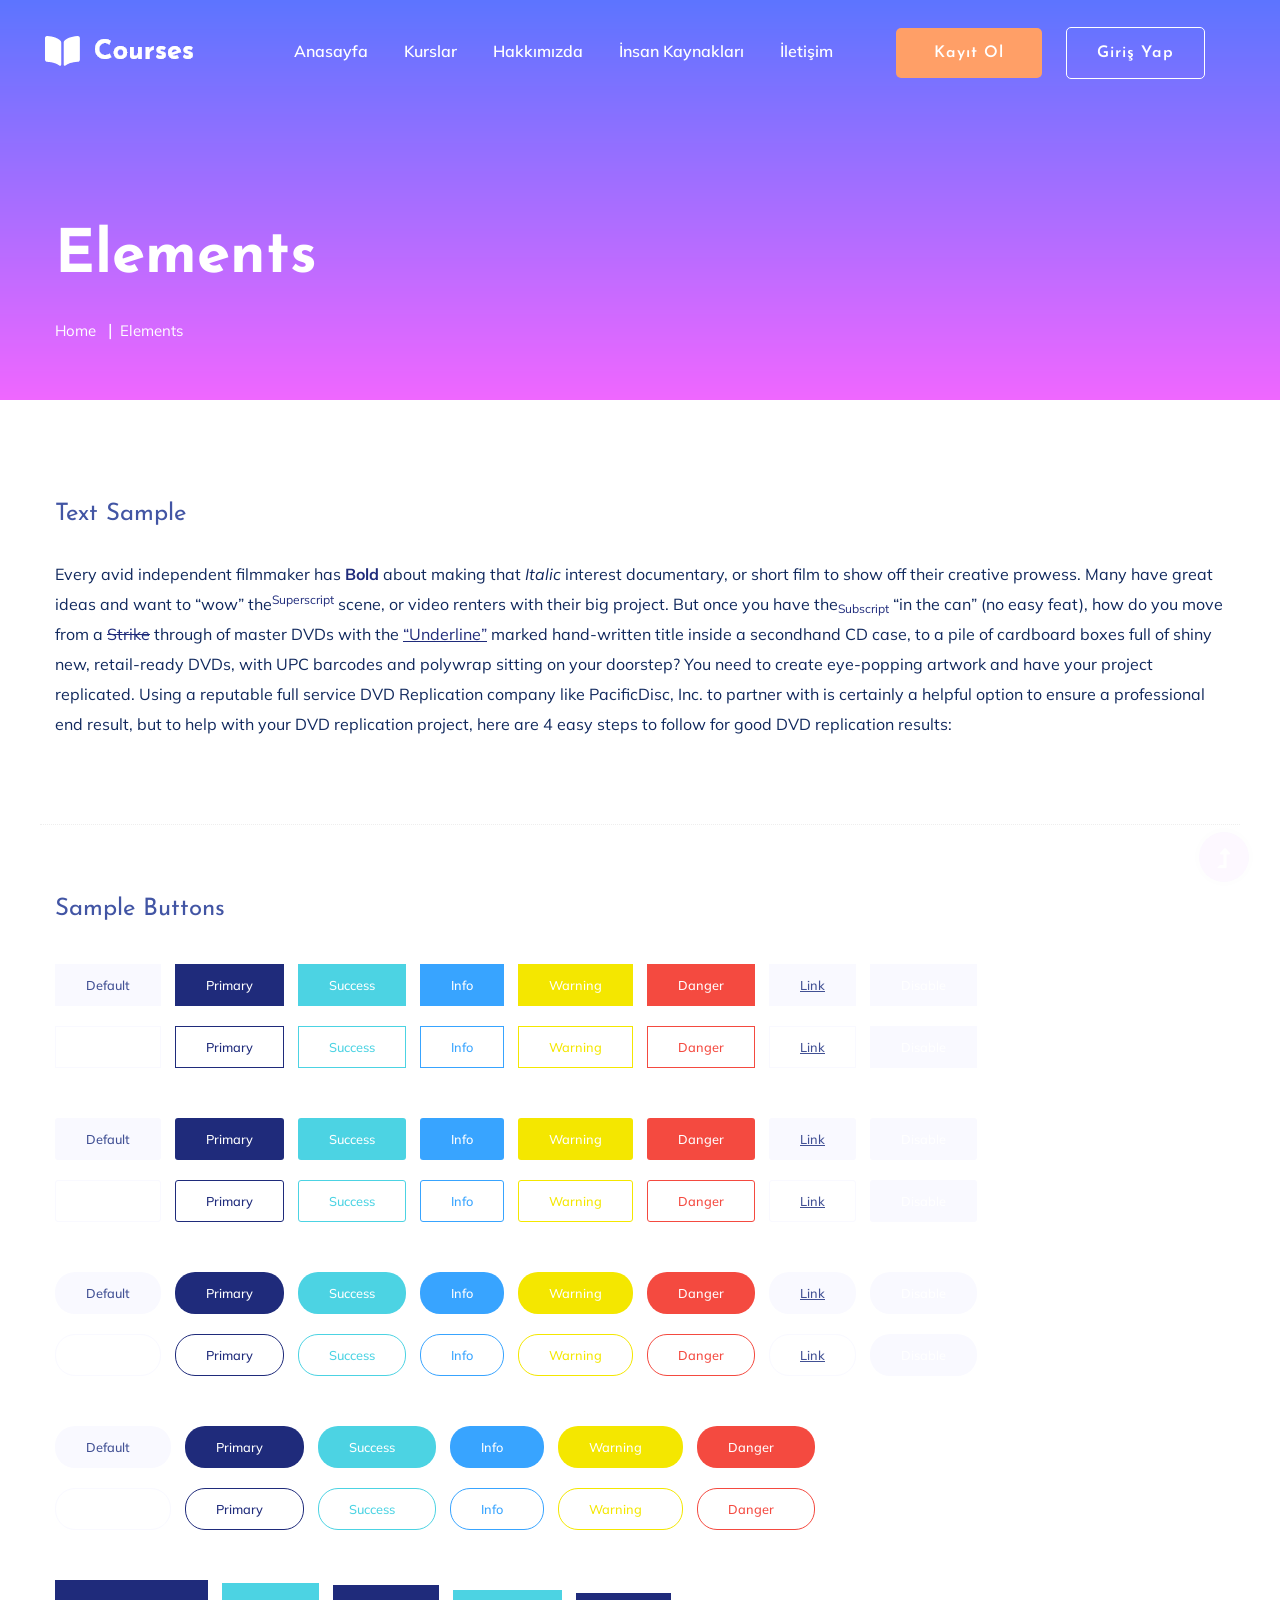
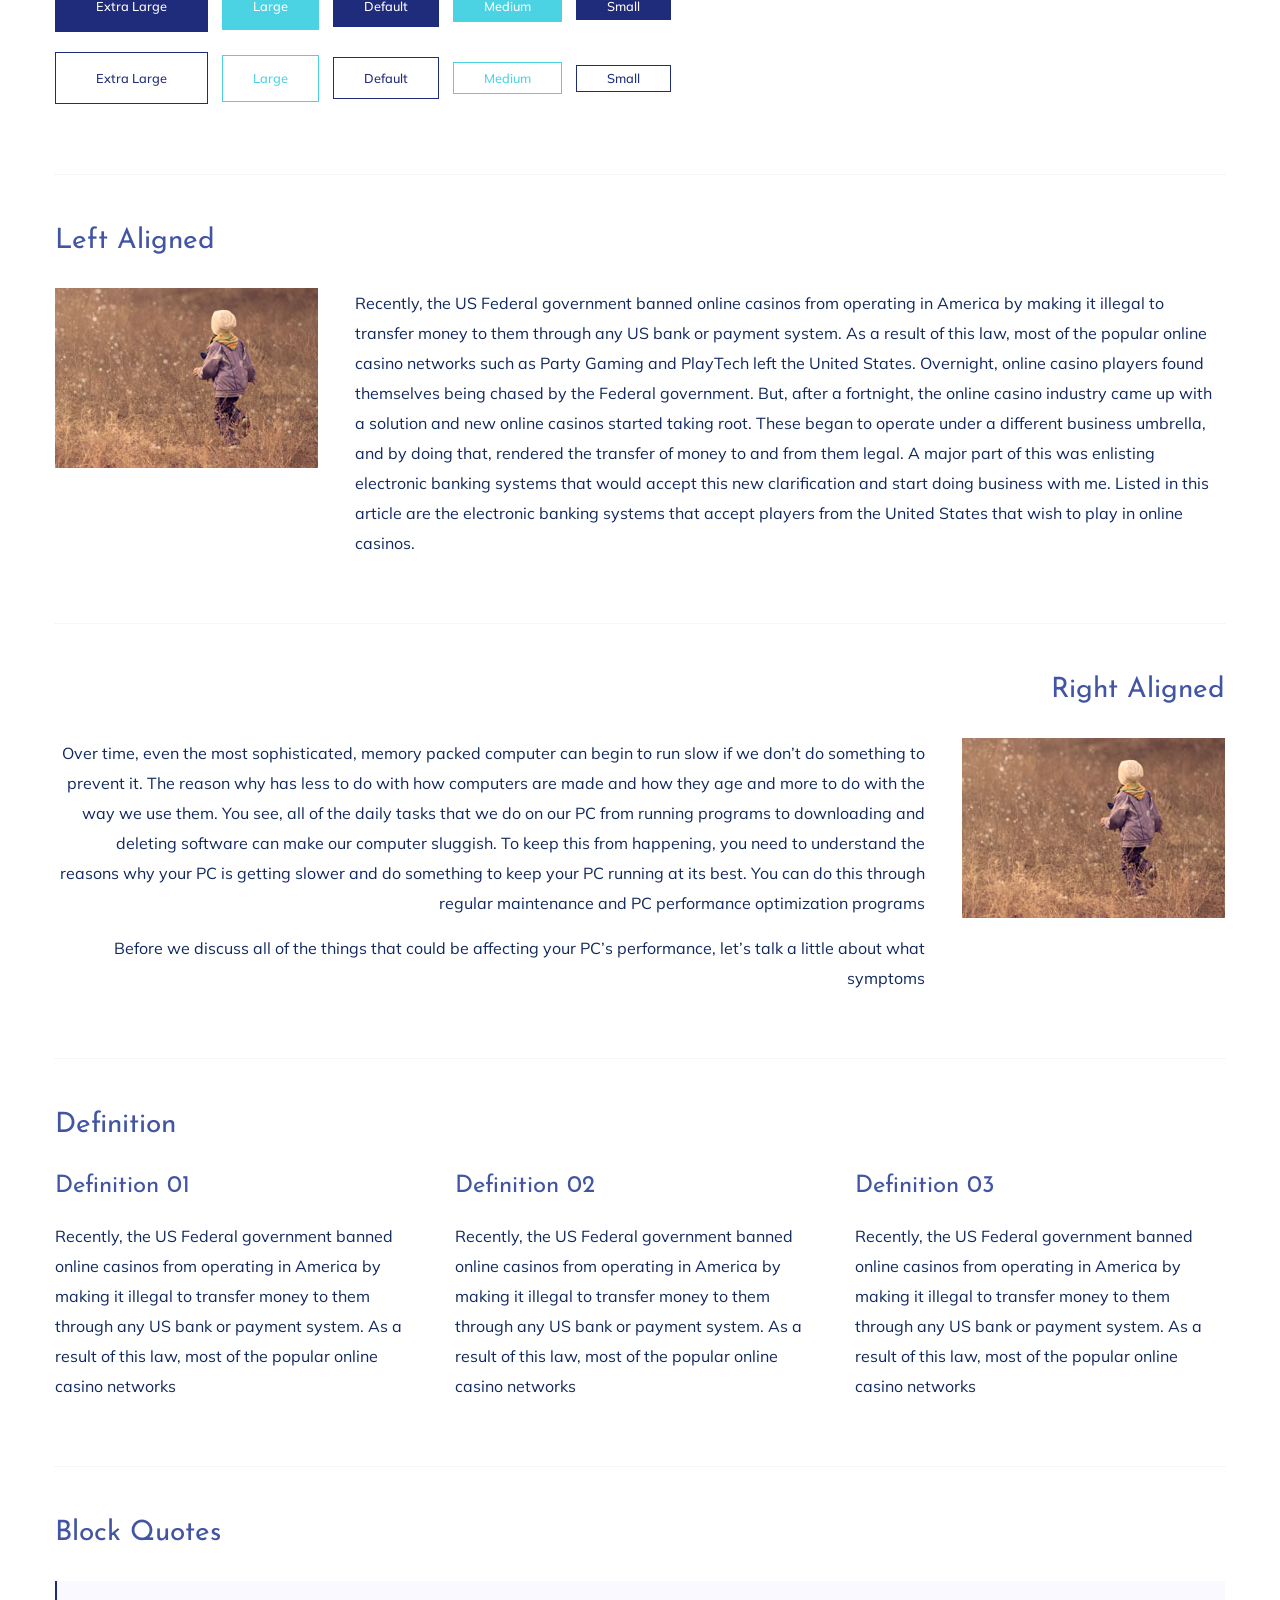
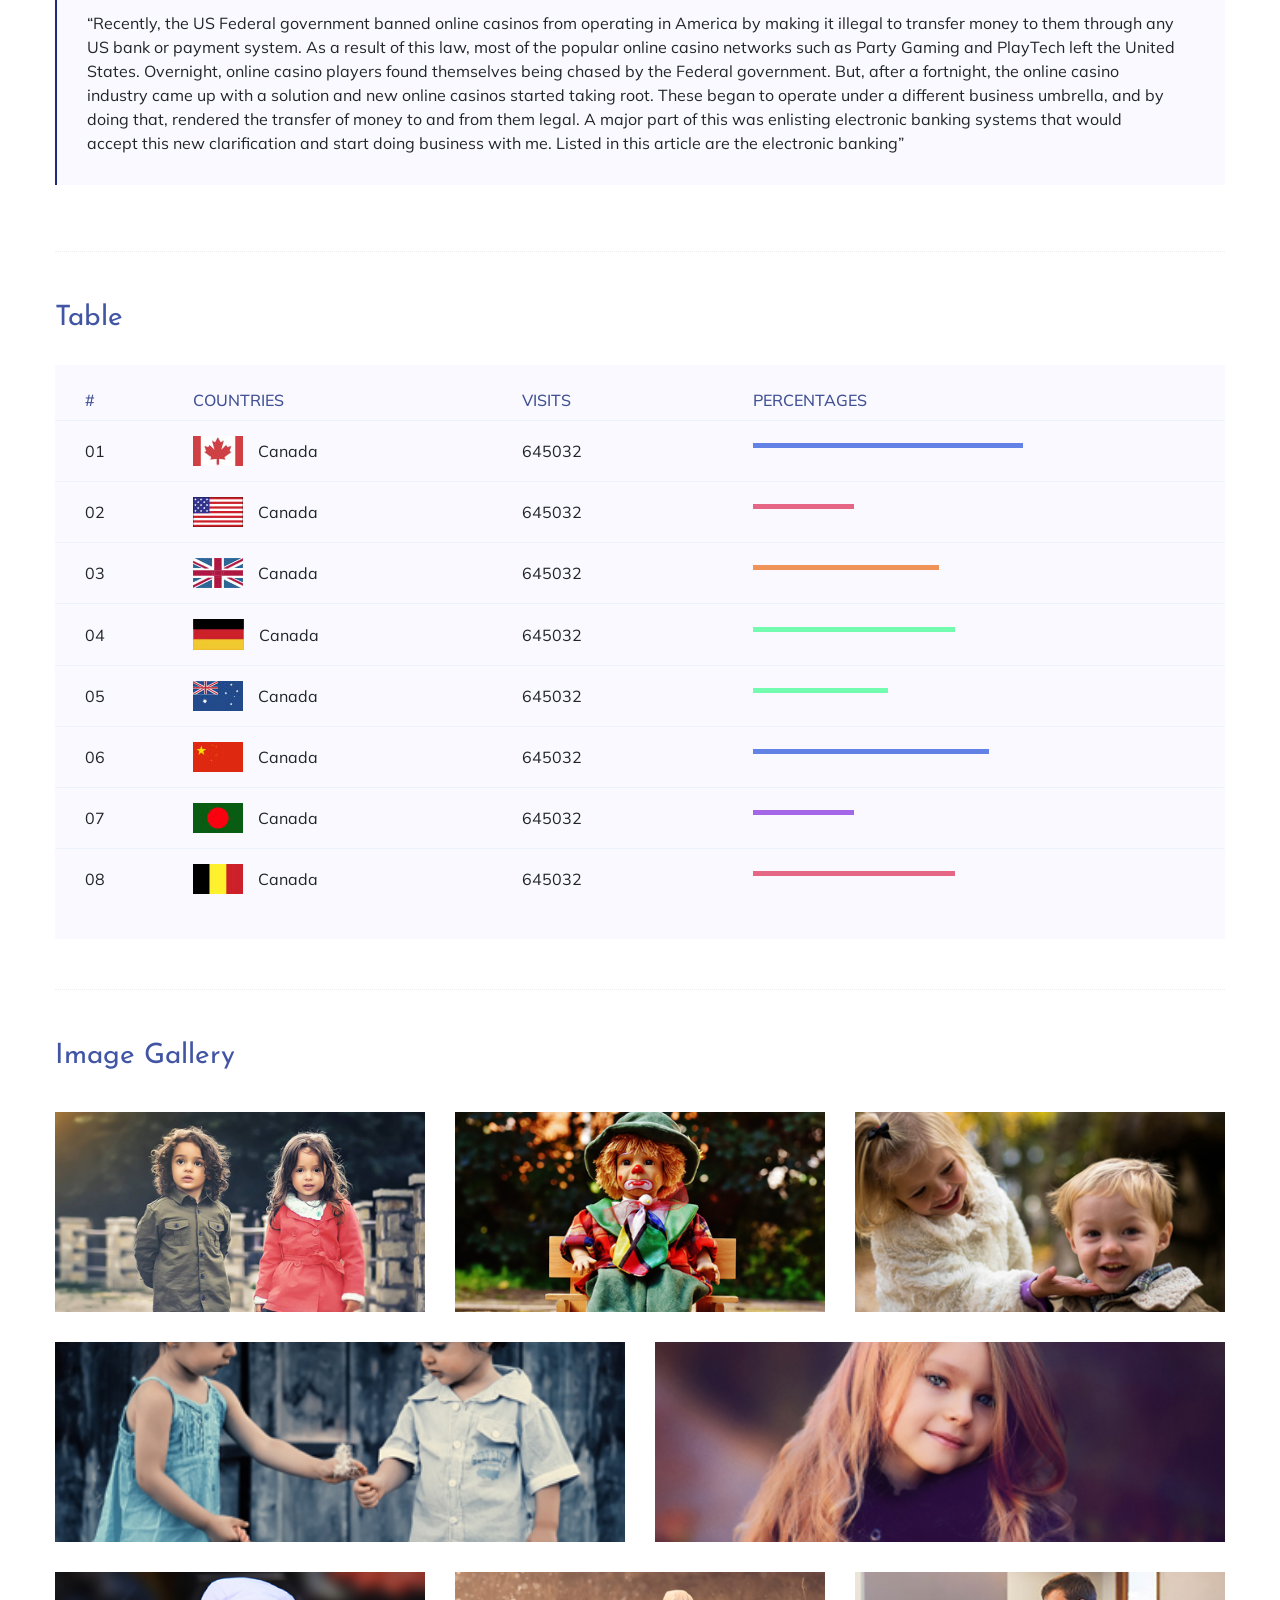
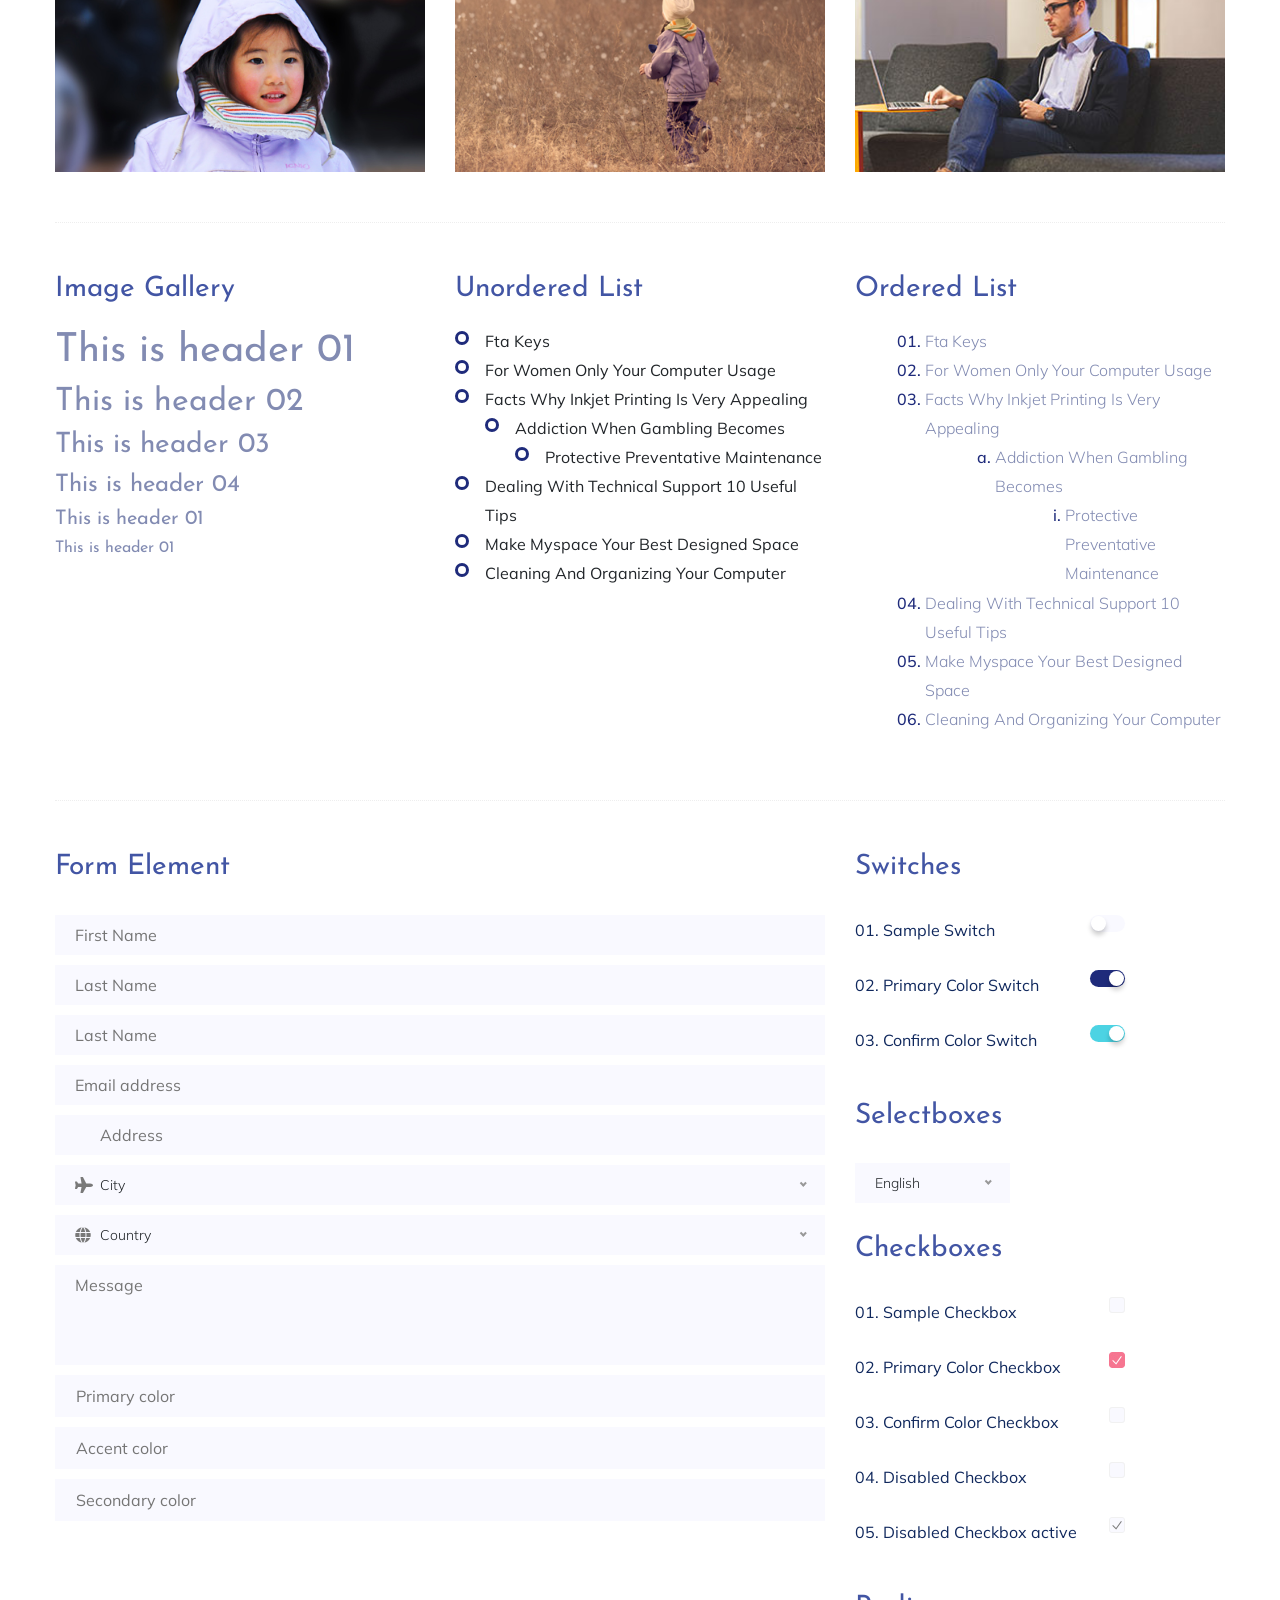
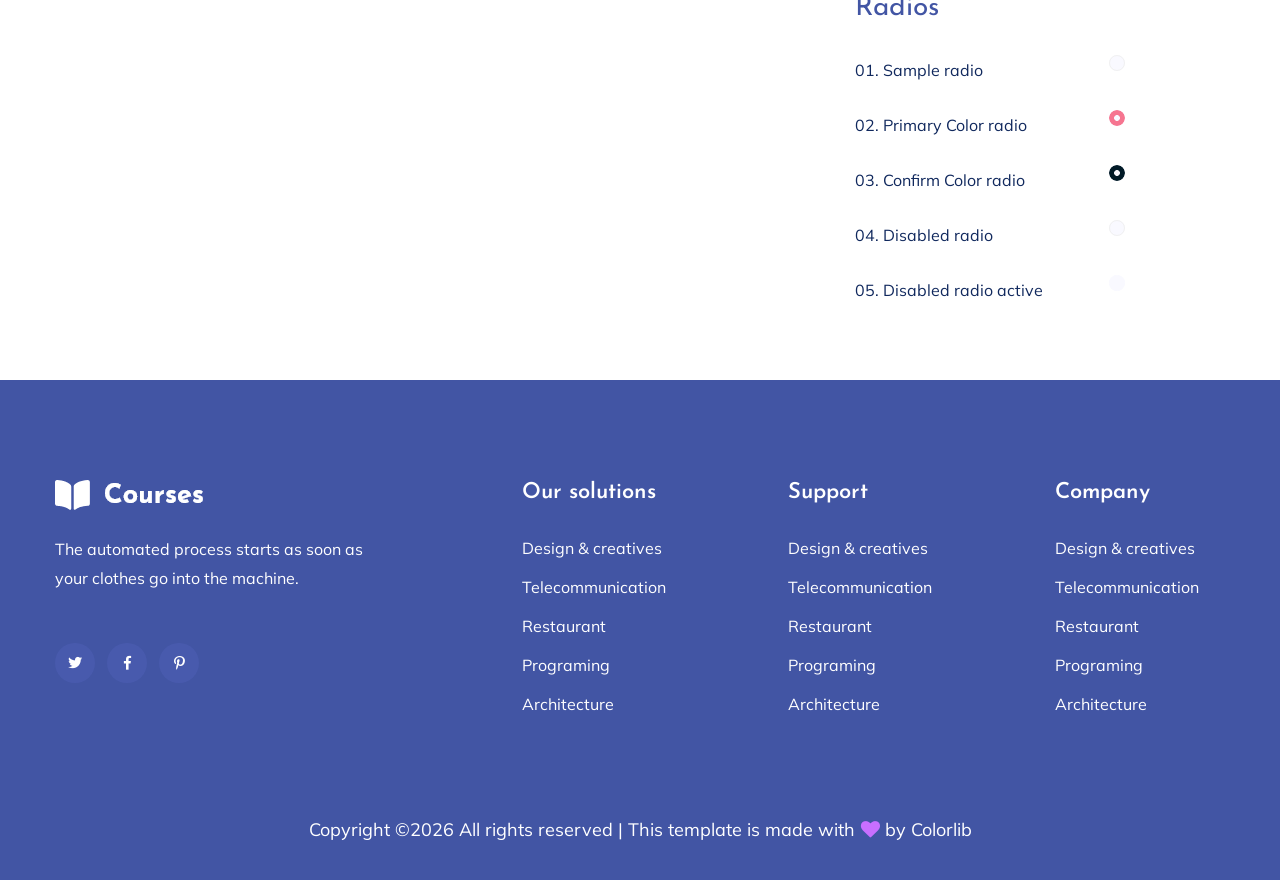
<file: WEB/wwwroot/courses-master/elements.html>
<!doctype html>
<html class="no-js" lang="zxx">
<head>
	<meta charset="utf-8">
	<meta http-equiv="x-ua-compatible" content="ie=edge">
	<title>Courses | Education</title>
	<meta name="description" content="">
	<meta name="viewport" content="width=device-width, initial-scale=1">
	<link rel="shortcut icon" type="image/x-icon" href="assets/img/favicon.ico">

	<!-- CSS here -->
	<link rel="stylesheet" href="assets/css/bootstrap.min.css">
	<link rel="stylesheet" href="assets/css/owl.carousel.min.css">
	<link rel="stylesheet" href="assets/css/slicknav.css">
	<link rel="stylesheet" href="assets/css/animate.min.css">
	<link rel="stylesheet" href="assets/css/hamburgers.min.css">
	<link rel="stylesheet" href="assets/css/magnific-popup.css">
	<link rel="stylesheet" href="assets/css/fontawesome-all.min.css">
	<link rel="stylesheet" href="assets/css/themify-icons.css">
	<link rel="stylesheet" href="assets/css/slick.css">
	<link rel="stylesheet" href="assets/css/nice-select.css">
	<link rel="stylesheet" href="assets/css/style.css">
</head>
<body>
	<!--? Preloader Start -->
	<div id="preloader-active">
		<div class="preloader d-flex align-items-center justify-content-center">
			<div class="preloader-inner position-relative">
				<div class="preloader-circle"></div>
				<div class="preloader-img pere-text">
					<img src="assets/img/logo/loder.png" alt="">
				</div>
			</div>
		</div>
	</div>
	<!-- Preloader Start -->
	<!-- Header Start -->
	<div class="header-area header-transparent">
		<div class="main-header ">
			<div class="header-bottom  header-sticky">
				<div class="container-fluid">
					<div class="row align-items-center">
						<!-- Logo -->
						<div class="col-xl-2 col-lg-2">
							<div class="logo">
								<a href="index.html"><img src="assets/img/logo/logo.png" alt=""></a>
							</div>
						</div>
						<div class="col-xl-10 col-lg-10">
							<div class="menu-wrapper d-flex align-items-center justify-content-end">
								<!-- Main-menu -->
                                <div class="main-menu d-none d-lg-block">
                                    <nav>
                                        <ul id="navigation">                                                                                          
                                            <li class="active" ><a href="index.html">Anasayfa</a></li>
                                            <li><a href="courses.html">Kurslar</a></li>
                                            <li><a href="about.html">Hakkımızda</a></li>
                                            <li><a href="#">İnsan Kaynakları</a>
                                                <ul class="submenu">
                                                    <li><a href="#">Kariyer</a></li>
                                                    <li><a href="#">Ana Hedefler</a></li>
                                                    <li><a href="#">Planlama</a></li>
                                                </ul>
                                            </li>
                                            <li><a href="contact.html">İletişim</a></li>
                                            <!-- Button -->
                                            <li class="button-header margin-left "><a href="#" class="btn">Kayıt Ol</a></li>
                                            <li class="button-header"><a href="login.html" class="btn btn3">Giriş Yap</a></li>
                                        </ul>
                                    </nav>
                                </div>
							</div>
						</div> 
						<!-- Mobile Menu -->
						<div class="col-12">
							<div class="mobile_menu d-block d-lg-none"></div>
						</div>
					</div>
				</div>
			</div>
		</div>
	</div>
	<!-- Header End -->
	<main>
		<!--? slider Area Start-->
		<section class="slider-area slider-area2">
			<div class="slider-active">
				<!-- Single Slider -->
				<div class="single-slider slider-height2">
					<div class="container">
						<div class="row">
							<div class="col-xl-8 col-lg-11 col-md-12">
								<div class="hero__caption hero__caption2">
									<h1 data-animation="bounceIn" data-delay="0.2s">Elements</h1>
									<!-- breadcrumb Start-->
									<nav aria-label="breadcrumb">
										<ol class="breadcrumb">
											<li class="breadcrumb-item"><a href="index.html">Home</a></li>
											<li class="breadcrumb-item"><a href="#">Elements</a></li> 
										</ol>
									</nav>
									<!-- breadcrumb End -->
								</div>
							</div>
						</div>
					</div>          
				</div>
			</div>
		</section>
		<!--? Start Sample Area -->
		<section class="sample-text-area">
			<div class="container box_1170">
				<h3 class="text-heading">Text Sample</h3>
				<p class="sample-text">
					Every avid independent filmmaker has <b>Bold</b> about making that <i>Italic</i> interest documentary,
					or short
					film to show off their creative prowess. Many have great ideas and want to “wow”
					the<sup>Superscript</sup> scene,
					or video renters with their big project. But once you have the<sub>Subscript</sub> “in the can” (no easy
					feat), how
					do you move from a <del>Strike</del> through of master DVDs with the <u>“Underline”</u> marked
					hand-written title
					inside a secondhand CD case, to a pile of cardboard boxes full of shiny new, retail-ready DVDs, with UPC
					barcodes
					and polywrap sitting on your doorstep? You need to create eye-popping artwork and have your project
					replicated.
					Using a reputable full service DVD Replication company like PacificDisc, Inc. to partner with is
					certainly a
					helpful option to ensure a professional end result, but to help with your DVD replication project, here
					are 4 easy
					steps to follow for good DVD replication results:
					
				</p>
			</div>
		</section>
		<!-- End Sample Area -->
		<!--? Start Button -->
		<section class="button-area">
			<div class="container box_1170 border-top-generic">
				<h3 class="text-heading">Sample Buttons</h3>
				<div class="button-group-area">
					<a href="#" class="genric-btn default">Default</a>
					<a href="#" class="genric-btn primary">Primary</a>
					<a href="#" class="genric-btn success">Success</a>
					<a href="#" class="genric-btn info">Info</a>
					<a href="#" class="genric-btn warning">Warning</a>
					<a href="#" class="genric-btn danger">Danger</a>
					<a href="#" class="genric-btn link">Link</a>
					<a href="#" class="genric-btn disable">Disable</a>
				</div>
				<div class="button-group-area mt-10">
					<a href="#" class="genric-btn default-border">Default</a>
					<a href="#" class="genric-btn primary-border">Primary</a>
					<a href="#" class="genric-btn success-border">Success</a>
					<a href="#" class="genric-btn info-border">Info</a>
					<a href="#" class="genric-btn warning-border">Warning</a>
					<a href="#" class="genric-btn danger-border">Danger</a>
					<a href="#" class="genric-btn link-border">Link</a>
					<a href="#" class="genric-btn disable">Disable</a>
				</div>
				<div class="button-group-area mt-40">
					<a href="#" class="genric-btn default radius">Default</a>
					<a href="#" class="genric-btn primary radius">Primary</a>
					<a href="#" class="genric-btn success radius">Success</a>
					<a href="#" class="genric-btn info radius">Info</a>
					<a href="#" class="genric-btn warning radius">Warning</a>
					<a href="#" class="genric-btn danger radius">Danger</a>
					<a href="#" class="genric-btn link radius">Link</a>
					<a href="#" class="genric-btn disable radius">Disable</a>
				</div>
				<div class="button-group-area mt-10">
					<a href="#" class="genric-btn default-border radius">Default</a>
					<a href="#" class="genric-btn primary-border radius">Primary</a>
					<a href="#" class="genric-btn success-border radius">Success</a>
					<a href="#" class="genric-btn info-border radius">Info</a>
					<a href="#" class="genric-btn warning-border radius">Warning</a>
					<a href="#" class="genric-btn danger-border radius">Danger</a>
					<a href="#" class="genric-btn link-border radius">Link</a>
					<a href="#" class="genric-btn disable radius">Disable</a>
				</div>
				<div class="button-group-area mt-40">
					<a href="#" class="genric-btn default circle">Default</a>
					<a href="#" class="genric-btn primary circle">Primary</a>
					<a href="#" class="genric-btn success circle">Success</a>
					<a href="#" class="genric-btn info circle">Info</a>
					<a href="#" class="genric-btn warning circle">Warning</a>
					<a href="#" class="genric-btn danger circle">Danger</a>
					<a href="#" class="genric-btn link circle">Link</a>
					<a href="#" class="genric-btn disable circle">Disable</a>
				</div>
				<div class="button-group-area mt-10">
					<a href="#" class="genric-btn default-border circle">Default</a>
					<a href="#" class="genric-btn primary-border circle">Primary</a>
					<a href="#" class="genric-btn success-border circle">Success</a>
					<a href="#" class="genric-btn info-border circle">Info</a>
					<a href="#" class="genric-btn warning-border circle">Warning</a>
					<a href="#" class="genric-btn danger-border circle">Danger</a>
					<a href="#" class="genric-btn link-border circle">Link</a>
					<a href="#" class="genric-btn disable circle">Disable</a>
				</div>
				<div class="button-group-area mt-40">
					<a href="#" class="genric-btn default circle arrow">Default<span class="lnr lnr-arrow-right"></span></a>
					<a href="#" class="genric-btn primary circle arrow">Primary<span class="lnr lnr-arrow-right"></span></a>
					<a href="#" class="genric-btn success circle arrow">Success<span class="lnr lnr-arrow-right"></span></a>
					<a href="#" class="genric-btn info circle arrow">Info<span class="lnr lnr-arrow-right"></span></a>
					<a href="#" class="genric-btn warning circle arrow">Warning<span class="lnr lnr-arrow-right"></span></a>
					<a href="#" class="genric-btn danger circle arrow">Danger<span class="lnr lnr-arrow-right"></span></a>
				</div>
				<div class="button-group-area mt-10">
					<a href="#" class="genric-btn default-border circle arrow">Default<span
						class="lnr lnr-arrow-right"></span></a>
						<a href="#" class="genric-btn primary-border circle arrow">Primary<span
							class="lnr lnr-arrow-right"></span></a>
							<a href="#" class="genric-btn success-border circle arrow">Success<span
								class="lnr lnr-arrow-right"></span></a>
								<a href="#" class="genric-btn info-border circle arrow">Info<span
									class="lnr lnr-arrow-right"></span></a>
									<a href="#" class="genric-btn warning-border circle arrow">Warning<span
										class="lnr lnr-arrow-right"></span></a>
										<a href="#" class="genric-btn danger-border circle arrow">Danger<span
											class="lnr lnr-arrow-right"></span></a>
										</div>
										<div class="button-group-area mt-40">
											<a href="#" class="genric-btn primary e-large">Extra Large</a>
											<a href="#" class="genric-btn success large">Large</a>
											<a href="#" class="genric-btn primary">Default</a>
											<a href="#" class="genric-btn success medium">Medium</a>
											<a href="#" class="genric-btn primary small">Small</a>
										</div>
										<div class="button-group-area mt-10">
											<a href="#" class="genric-btn primary-border e-large">Extra Large</a>
											<a href="#" class="genric-btn success-border large">Large</a>
											<a href="#" class="genric-btn primary-border">Default</a>
											<a href="#" class="genric-btn success-border medium">Medium</a>
											<a href="#" class="genric-btn primary-border small">Small</a>
										</div>
									</div>
								</section>
								<!-- End Button -->
								<!--? Start Align Area -->
								<div class="whole-wrap">
									<div class="container box_1170">
										<div class="section-top-border">
											<h3 class="mb-30">Left Aligned</h3>
											<div class="row">
												<div class="col-md-3">
													<img src="assets/img/elements/d.jpg" alt="" class="img-fluid">
												</div>
												<div class="col-md-9 mt-sm-20">
													<p>Recently, the US Federal government banned online casinos from operating in America by making
														it illegal to
														transfer money to them through any US bank or payment system. As a result of this law, most
														of the popular
														online casino networks such as Party Gaming and PlayTech left the United States. Overnight,
														online casino
														players found themselves being chased by the Federal government. But, after a fortnight, the
														online casino
														industry came up with a solution and new online casinos started taking root. These began to
														operate under a
														different business umbrella, and by doing that, rendered the transfer of money to and from
														them legal. A major
														part of this was enlisting electronic banking systems that would accept this new
														clarification and start doing
														business with me. Listed in this article are the electronic banking systems that accept
														players from the United
													States that wish to play in online casinos.</p>
												</div>
											</div>
										</div>
										<div class="section-top-border text-right">
											<h3 class="mb-30">Right Aligned</h3>
											<div class="row">
												<div class="col-md-9">
													<p class="text-right">Over time, even the most sophisticated, memory packed computer can begin
														to run slow if we
														don’t do something to prevent it. The reason why has less to do with how computers are made
														and how they age and
														more to do with the way we use them. You see, all of the daily tasks that we do on our PC
														from running programs
														to downloading and deleting software can make our computer sluggish. To keep this from
														happening, you need to
														understand the reasons why your PC is getting slower and do something to keep your PC
														running at its best. You
													can do this through regular maintenance and PC performance optimization programs</p>
													<p class="text-right">Before we discuss all of the things that could be affecting your PC’s
														performance, let’s
													talk a little about what symptoms</p>
												</div>
												<div class="col-md-3">
													<img src="assets/img/elements/d.jpg" alt="" class="img-fluid">
												</div>
											</div>
										</div>
										<div class="section-top-border">
											<h3 class="mb-30">Definition</h3>
											<div class="row">
												<div class="col-md-4">
													<div class="single-defination">
														<h4 class="mb-20">Definition 01</h4>
														<p>Recently, the US Federal government banned online casinos from operating in America by
															making it illegal to
															transfer money to them through any US bank or payment system. As a result of this law,
															most of the popular
														online casino networks</p>
													</div>
												</div>
												<div class="col-md-4">
													<div class="single-defination">
														<h4 class="mb-20">Definition 02</h4>
														<p>Recently, the US Federal government banned online casinos from operating in America by
															making it illegal to
															transfer money to them through any US bank or payment system. As a result of this law,
															most of the popular
														online casino networks</p>
													</div>
												</div>
												<div class="col-md-4">
													<div class="single-defination">
														<h4 class="mb-20">Definition 03</h4>
														<p>Recently, the US Federal government banned online casinos from operating in America by
															making it illegal to
															transfer money to them through any US bank or payment system. As a result of this law,
															most of the popular
														online casino networks</p>
													</div>
												</div>
											</div>
										</div>
										<div class="section-top-border">
											<h3 class="mb-30">Block Quotes</h3>
											<div class="row">
												<div class="col-lg-12">
													<blockquote class="generic-blockquote">
														“Recently, the US Federal government banned online casinos from operating in America by
														making it illegal to
														transfer money to them through any US bank or payment system. As a result of this law, most
														of the popular
														online casino networks such as Party Gaming and PlayTech left the United States. Overnight,
														online casino
														players found themselves being chased by the Federal government. But, after a fortnight, the
														online casino
														industry came up with a solution and new online casinos started taking root. These began to
														operate under a
														different business umbrella, and by doing that, rendered the transfer of money to and from
														them legal. A major
														part of this was enlisting electronic banking systems that would accept this new
														clarification and start doing
														business with me. Listed in this article are the electronic banking”
													</blockquote>
												</div>
											</div>
										</div>
										<div class="section-top-border">
											<h3 class="mb-30">Table</h3>
											<div class="progress-table-wrap">
												<div class="progress-table">
													<div class="table-head">
														<div class="serial">#</div>
														<div class="country">Countries</div>
														<div class="visit">Visits</div>
														<div class="percentage">Percentages</div>
													</div>
													<div class="table-row">
														<div class="serial">01</div>
														<div class="country"> <img src="assets/img/elements/f1.jpg" alt="flag">Canada</div>
														<div class="visit">645032</div>
														<div class="percentage">
															<div class="progress">
																<div class="progress-bar color-1" role="progressbar" style="width: 80%"
																aria-valuenow="80" aria-valuemin="0" aria-valuemax="100"></div>
															</div>
														</div>
													</div>
													<div class="table-row">
														<div class="serial">02</div>
														<div class="country"> <img src="assets/img/elements/f2.jpg" alt="flag">Canada</div>
														<div class="visit">645032</div>
														<div class="percentage">
															<div class="progress">
																<div class="progress-bar color-2" role="progressbar" style="width: 30%"
																aria-valuenow="30" aria-valuemin="0" aria-valuemax="100"></div>
															</div>
														</div>
													</div>
													<div class="table-row">
														<div class="serial">03</div>
														<div class="country"> <img src="assets/img/elements/f3.jpg" alt="flag">Canada</div>
														<div class="visit">645032</div>
														<div class="percentage">
															<div class="progress">
																<div class="progress-bar color-3" role="progressbar" style="width: 55%"
																aria-valuenow="55" aria-valuemin="0" aria-valuemax="100"></div>
															</div>
														</div>
													</div>
													<div class="table-row">
														<div class="serial">04</div>
														<div class="country"> <img src="assets/img/elements/f4.jpg" alt="flag">Canada</div>
														<div class="visit">645032</div>
														<div class="percentage">
															<div class="progress">
																<div class="progress-bar color-4" role="progressbar" style="width: 60%"
																aria-valuenow="60" aria-valuemin="0" aria-valuemax="100"></div>
															</div>
														</div>
													</div>
													<div class="table-row">
														<div class="serial">05</div>
														<div class="country"> <img src="assets/img/elements/f5.jpg" alt="flag">Canada</div>
														<div class="visit">645032</div>
														<div class="percentage">
															<div class="progress">
																<div class="progress-bar color-5" role="progressbar" style="width: 40%"
																aria-valuenow="40" aria-valuemin="0" aria-valuemax="100"></div>
															</div>
														</div>
													</div>
													<div class="table-row">
														<div class="serial">06</div>
														<div class="country"> <img src="assets/img/elements/f6.jpg" alt="flag">Canada</div>
														<div class="visit">645032</div>
														<div class="percentage">
															<div class="progress">
																<div class="progress-bar color-6" role="progressbar" style="width: 70%"
																aria-valuenow="70" aria-valuemin="0" aria-valuemax="100"></div>
															</div>
														</div>
													</div>
													<div class="table-row">
														<div class="serial">07</div>
														<div class="country"> <img src="assets/img/elements/f7.jpg" alt="flag">Canada</div>
														<div class="visit">645032</div>
														<div class="percentage">
															<div class="progress">
																<div class="progress-bar color-7" role="progressbar" style="width: 30%"
																aria-valuenow="30" aria-valuemin="0" aria-valuemax="100"></div>
															</div>
														</div>
													</div>
													<div class="table-row">
														<div class="serial">08</div>
														<div class="country"> <img src="assets/img/elements/f8.jpg" alt="flag">Canada</div>
														<div class="visit">645032</div>
														<div class="percentage">
															<div class="progress">
																<div class="progress-bar color-8" role="progressbar" style="width: 60%"
																aria-valuenow="60" aria-valuemin="0" aria-valuemax="100"></div>
															</div>
														</div>
													</div>
												</div>
											</div>
										</div>
										<div class="section-top-border">
											<h3>Image Gallery</h3>
											<div class="row gallery-item">
												<div class="col-md-4">
													<a href="assets/img/elements/g1.jpg" class="img-pop-up">
														<div class="single-gallery-image" style="background: url(assets/img/elements/g1.jpg);"></div>
													</a>
												</div>
												<div class="col-md-4">
													<a href="assets/img/elements/g2.jpg" class="img-pop-up">
														<div class="single-gallery-image" style="background: url(assets/img/elements/g2.jpg);"></div>
													</a>
												</div>
												<div class="col-md-4">
													<a href="assets/img/elements/g3.jpg" class="img-pop-up">
														<div class="single-gallery-image" style="background: url(assets/img/elements/g3.jpg);"></div>
													</a>
												</div>
												<div class="col-md-6">
													<a href="assets/img/elements/g4.jpg" class="img-pop-up">
														<div class="single-gallery-image" style="background: url(assets/img/elements/g4.jpg);"></div>
													</a>
												</div>
												<div class="col-md-6">
													<a href="assets/img/elements/g5.jpg" class="img-pop-up">
														<div class="single-gallery-image" style="background: url(assets/img/elements/g5.jpg);"></div>
													</a>
												</div>
												<div class="col-md-4">
													<a href="assets/img/elements/g6.jpg" class="img-pop-up">
														<div class="single-gallery-image" style="background: url(assets/img/elements/g6.jpg);"></div>
													</a>
												</div>
												<div class="col-md-4">
													<a href="assets/img/elements/g7.jpg" class="img-pop-up">
														<div class="single-gallery-image" style="background: url(assets/img/elements/g7.jpg);"></div>
													</a>
												</div>
												<div class="col-md-4">
													<a href="assets/img/elements/g8.jpg" class="img-pop-up">
														<div class="single-gallery-image" style="background: url(assets/img/elements/g8.jpg);"></div>
													</a>
												</div>
											</div>
										</div>
										<div class="section-top-border">
											<div class="row">
												<div class="col-md-4">
													<h3 class="mb-20">Image Gallery</h3>
													<div class="typography">
														<h1>This is header 01</h1>
														<h2>This is header 02</h2>
														<h3>This is header 03</h3>
														<h4>This is header 04</h4>
														<h5>This is header 01</h5>
														<h6>This is header 01</h6>
													</div>
												</div>
												<div class="col-md-4 mt-sm-30">
													<h3 class="mb-20">Unordered List</h3>
													<div class="">
														<ul class="unordered-list">
															<li>Fta Keys</li>
															<li>For Women Only Your Computer Usage</li>
															<li>Facts Why Inkjet Printing Is Very Appealing
																<ul>
																	<li>Addiction When Gambling Becomes
																		<ul>
																			<li>Protective Preventative Maintenance</li>
																		</ul>
																	</li>
																</ul>
															</li>
															<li>Dealing With Technical Support 10 Useful Tips</li>
															<li>Make Myspace Your Best Designed Space</li>
															<li>Cleaning And Organizing Your Computer</li>
														</ul>
													</div>
												</div>
												<div class="col-md-4 mt-sm-30">
													<h3 class="mb-20">Ordered List</h3>
													<div class="">
														<ol class="ordered-list">
															<li><span>Fta Keys</span></li>
															<li><span>For Women Only Your Computer Usage</span></li>
															<li><span>Facts Why Inkjet Printing Is Very Appealing</span>
																<ol class="ordered-list-alpha">
																	<li><span>Addiction When Gambling Becomes</span>
																		<ol class="ordered-list-roman">
																			<li><span>Protective Preventative Maintenance</span></li>
																		</ol>
																	</li>
																</ol>
															</li>
															<li><span>Dealing With Technical Support 10 Useful Tips</span></li>
															<li><span>Make Myspace Your Best Designed Space</span></li>
															<li><span>Cleaning And Organizing Your Computer</span></li>
														</ol>
													</div>
												</div>
											</div>
										</div>
										<div class="section-top-border">
											<div class="row">
												<div class="col-lg-8 col-md-8">
													<h3 class="mb-30">Form Element</h3>
													<form action="#">
														<div class="mt-10">
															<input type="text" name="first_name" placeholder="First Name"
															onfocus="this.placeholder = ''" onblur="this.placeholder = 'First Name'" required
															class="single-input">
														</div>
														<div class="mt-10">
															<input type="text" name="last_name" placeholder="Last Name"
															onfocus="this.placeholder = ''" onblur="this.placeholder = 'Last Name'" required
															class="single-input">
														</div>
														<div class="mt-10">
															<input type="text" name="last_name" placeholder="Last Name"
															onfocus="this.placeholder = ''" onblur="this.placeholder = 'Last Name'" required
															class="single-input">
														</div>
														<div class="mt-10">
															<input type="email" name="EMAIL" placeholder="Email address"
															onfocus="this.placeholder = ''" onblur="this.placeholder = 'Email address'" required
															class="single-input">
														</div>
														<div class="input-group-icon mt-10">
															<div class="icon"><i class="fa fa-thumb-tack" aria-hidden="true"></i></div>
															<input type="text" name="address" placeholder="Address" onfocus="this.placeholder = ''"
															onblur="this.placeholder = 'Address'" required class="single-input">
														</div>
														<div class="input-group-icon mt-10">
															<div class="icon"><i class="fa fa-plane" aria-hidden="true"></i></div>
															<div class="form-select" id="default-select"">
																<select>
																	<option value=" 1">City</option>
																	<option value="1">Dhaka</option>
																	<option value="1">Dilli</option>
																	<option value="1">Newyork</option>
																	<option value="1">Islamabad</option>
																</select>
															</div>
														</div>
														<div class="input-group-icon mt-10">
															<div class="icon"><i class="fa fa-globe" aria-hidden="true"></i></div>
															<div class="form-select" id="default-select"">
																<select>
																	<option value=" 1">Country</option>
																	<option value="1">Bangladesh</option>
																	<option value="1">India</option>
																	<option value="1">England</option>
																	<option value="1">Srilanka</option>
																</select>
															</div>
														</div>
														
														<div class="mt-10">
															<textarea class="single-textarea" placeholder="Message" onfocus="this.placeholder = ''"
															onblur="this.placeholder = 'Message'" required></textarea>
														</div>
														<div class="mt-10">
															<input type="text" name="first_name" placeholder="Primary color"
															onfocus="this.placeholder = ''" onblur="this.placeholder = 'Primary color'" required
															class="single-input-primary">
														</div>
														<div class="mt-10">
															<input type="text" name="first_name" placeholder="Accent color"
															onfocus="this.placeholder = ''" onblur="this.placeholder = 'Accent color'" required
															class="single-input-accent">
														</div>
														<div class="mt-10">
															<input type="text" name="first_name" placeholder="Secondary color"
															onfocus="this.placeholder = ''" onblur="this.placeholder = 'Secondary color'"
															required class="single-input-secondary">
														</div>
													</form>
												</div>
												<div class="col-lg-3 col-md-4 mt-sm-30">
													<div class="single-element-widget">
														<h3 class="mb-30">Switches</h3>
														<div class="switch-wrap d-flex justify-content-between">
															<p>01. Sample Switch</p>
															<div class="primary-switch">
																<input type="checkbox" id="default-switch">
																<label for="default-switch"></label>
															</div>
														</div>
														<div class="switch-wrap d-flex justify-content-between">
															<p>02. Primary Color Switch</p>
															<div class="primary-switch">
																<input type="checkbox" id="primary-switch" checked>
																<label for="primary-switch"></label>
															</div>
														</div>
														<div class="switch-wrap d-flex justify-content-between">
															<p>03. Confirm Color Switch</p>
															<div class="confirm-switch">
																<input type="checkbox" id="confirm-switch" checked>
																<label for="confirm-switch"></label>
															</div>
														</div>
													</div>
													<div class="single-element-widget mt-30">
														<h3 class="mb-30">Selectboxes</h3>
														<div class="default-select" id="default-select"">
															<select>
																<option value=" 1">English</option>
																<option value="1">Spanish</option>
																<option value="1">Arabic</option>
																<option value="1">Portuguise</option>
																<option value="1">Bengali</option>
															</select>
														</div>
													</div>
													<div class="single-element-widget mt-30">
														<h3 class="mb-30">Checkboxes</h3>
														<div class="switch-wrap d-flex justify-content-between">
															<p>01. Sample Checkbox</p>
															<div class="primary-checkbox">
																<input type="checkbox" id="default-checkbox">
																<label for="default-checkbox"></label>
															</div>
														</div>
														<div class="switch-wrap d-flex justify-content-between">
															<p>02. Primary Color Checkbox</p>
															<div class="primary-checkbox">
																<input type="checkbox" id="primary-checkbox" checked>
																<label for="primary-checkbox"></label>
															</div>
														</div>
														<div class="switch-wrap d-flex justify-content-between">
															<p>03. Confirm Color Checkbox</p>
															<div class="confirm-checkbox">
																<input type="checkbox" id="confirm-checkbox">
																<label for="confirm-checkbox"></label>
															</div>
														</div>
														<div class="switch-wrap d-flex justify-content-between">
															<p>04. Disabled Checkbox</p>
															<div class="disabled-checkbox">
																<input type="checkbox" id="disabled-checkbox" disabled>
																<label for="disabled-checkbox"></label>
															</div>
														</div>
														<div class="switch-wrap d-flex justify-content-between">
															<p>05. Disabled Checkbox active</p>
															<div class="disabled-checkbox">
																<input type="checkbox" id="disabled-checkbox-active" checked disabled>
																<label for="disabled-checkbox-active"></label>
															</div>
														</div>
													</div>
													<div class="single-element-widget mt-30">
														<h3 class="mb-30">Radios</h3>
														<div class="switch-wrap d-flex justify-content-between">
															<p>01. Sample radio</p>
															<div class="primary-radio">
																<input type="checkbox" id="default-radio">
																<label for="default-radio"></label>
															</div>
														</div>
														<div class="switch-wrap d-flex justify-content-between">
															<p>02. Primary Color radio</p>
															<div class="primary-radio">
																<input type="checkbox" id="primary-radio" checked>
																<label for="primary-radio"></label>
															</div>
														</div>
														<div class="switch-wrap d-flex justify-content-between">
															<p>03. Confirm Color radio</p>
															<div class="confirm-radio">
																<input type="checkbox" id="confirm-radio" checked>
																<label for="confirm-radio"></label>
															</div>
														</div>
														<div class="switch-wrap d-flex justify-content-between">
															<p>04. Disabled radio</p>
															<div class="disabled-radio">
																<input type="checkbox" id="disabled-radio" disabled>
																<label for="disabled-radio"></label>
															</div>
														</div>
														<div class="switch-wrap d-flex justify-content-between">
															<p>05. Disabled radio active</p>
															<div class="disabled-radio">
																<input type="checkbox" id="disabled-radio-active" checked disabled>
																<label for="disabled-radio-active"></label>
															</div>
														</div>
													</div>
												</div>
											</div>
										</div>
									</div>
								</div>
								<!-- End Align Area -->
							</main>
							<footer>
								<div class="footer-wrappper footer-bg">
									<!-- Footer Start-->
									<div class="footer-area footer-padding">
										<div class="container">
											<div class="row justify-content-between">
												<div class="col-xl-4 col-lg-5 col-md-4 col-sm-6">
													<div class="single-footer-caption mb-50">
														<div class="single-footer-caption mb-30">
															<!-- logo -->
															<div class="footer-logo mb-25">
																<a href="index.html"><img src="assets/img/logo/logo2_footer.png" alt=""></a>
															</div>
															<div class="footer-tittle">
																<div class="footer-pera">
																	<p>The automated process starts as soon as your clothes go into the machine.</p>
																</div>
															</div>
															<!-- social -->
															<div class="footer-social">
																<a href="#"><i class="fab fa-twitter"></i></a>
																<a href="https://bit.ly/sai4ull"><i class="fab fa-facebook-f"></i></a>
																<a href="#"><i class="fab fa-pinterest-p"></i></a>
															</div>
														</div>
													</div>
												</div>
												<div class="col-xl-2 col-lg-3 col-md-4 col-sm-5">
													<div class="single-footer-caption mb-50">
														<div class="footer-tittle">
															<h4>Our solutions</h4>
															<ul>
																<li><a href="#">Design & creatives</a></li>
																<li><a href="#">Telecommunication</a></li>
																<li><a href="#">Restaurant</a></li>
																<li><a href="#">Programing</a></li>
																<li><a href="#">Architecture</a></li>
															</ul>
														</div>
													</div>
												</div>
												<div class="col-xl-2 col-lg-4 col-md-4 col-sm-6">
													<div class="single-footer-caption mb-50">
														<div class="footer-tittle">
															<h4>Support</h4>
															<ul>
																<li><a href="#">Design & creatives</a></li>
																<li><a href="#">Telecommunication</a></li>
																<li><a href="#">Restaurant</a></li>
																<li><a href="#">Programing</a></li>
																<li><a href="#">Architecture</a></li>
															</ul>
														</div>
													</div>
												</div>
												<div class="col-xl-2 col-lg-3 col-md-4 col-sm-6">
													<div class="single-footer-caption mb-50">
														<div class="footer-tittle">
															<h4>Company</h4>
															<ul>
																<li><a href="#">Design & creatives</a></li>
																<li><a href="#">Telecommunication</a></li>
																<li><a href="#">Restaurant</a></li>
																<li><a href="#">Programing</a></li>
																<li><a href="#">Architecture</a></li>
															</ul>
														</div>
													</div>
												</div>
											</div>
										</div>
									</div>
									<!-- footer-bottom area -->
									<div class="footer-bottom-area">
										<div class="container">
											<div class="footer-border">
												<div class="row d-flex align-items-center">
													<div class="col-xl-12 ">
														<div class="footer-copy-right text-center">
															<p><!-- Link back to Colorlib can't be removed. Template is licensed under CC BY 3.0. -->
																Copyright &copy;<script>document.write(new Date().getFullYear());</script> All rights reserved | This template is made with <i class="fa fa-heart" aria-hidden="true"></i> by <a href="https://colorlib.com" target="_blank">Colorlib</a>
																<!-- Link back to Colorlib can't be removed. Template is licensed under CC BY 3.0. --></p>
															</div>
														</div>
													</div>
												</div>
											</div>
										</div>
										<!-- Footer End-->
									</div>
								</footer> 
								<!-- Scroll Up -->
								<div id="back-top" >
									<a title="Go to Top" href="#"> <i class="fas fa-level-up-alt"></i></a>
								</div>
								<!-- JS here -->

								<script src="./assets/js/vendor/modernizr-3.5.0.min.js"></script>
								<!-- Jquery, Popper, Bootstrap -->
								<script src="./assets/js/vendor/jquery-1.12.4.min.js"></script>
								<script src="./assets/js/popper.min.js"></script>
								<script src="./assets/js/bootstrap.min.js"></script>
								<!-- Jquery Mobile Menu -->
								<script src="./assets/js/jquery.slicknav.min.js"></script>

								<!-- Jquery Slick , Owl-Carousel Plugins -->
								<script src="./assets/js/owl.carousel.min.js"></script>
								<script src="./assets/js/slick.min.js"></script>
								<!-- One Page, Animated-HeadLin -->
								<script src="./assets/js/wow.min.js"></script>
								<script src="./assets/js/animated.headline.js"></script>
								<script src="./assets/js/jquery.magnific-popup.js"></script>

								<!-- Date Picker -->
								<script src="./assets/js/gijgo.min.js"></script>
								<!-- Nice-select, sticky -->
								<script src="./assets/js/jquery.nice-select.min.js"></script>
								<script src="./assets/js/jquery.sticky.js"></script>
								
								<!-- counter , waypoint,Hover Direction -->
								<script src="./assets/js/jquery.counterup.min.js"></script>
								<script src="./assets/js/waypoints.min.js"></script>
								<script src="./assets/js/jquery.countdown.min.js"></script>
								<script src="./assets/js/hover-direction-snake.min.js"></script>

								<!-- contact js -->
								<script src="./assets/js/contact.js"></script>
								<script src="./assets/js/jquery.form.js"></script>
								<script src="./assets/js/jquery.validate.min.js"></script>
								<script src="./assets/js/mail-script.js"></script>
								<script src="./assets/js/jquery.ajaxchimp.min.js"></script>
								
								<!-- Jquery Plugins, main Jquery -->	
								<script src="./assets/js/plugins.js"></script>
								<script src="./assets/js/main.js"></script>
								
							</body>
							</html>
</file>
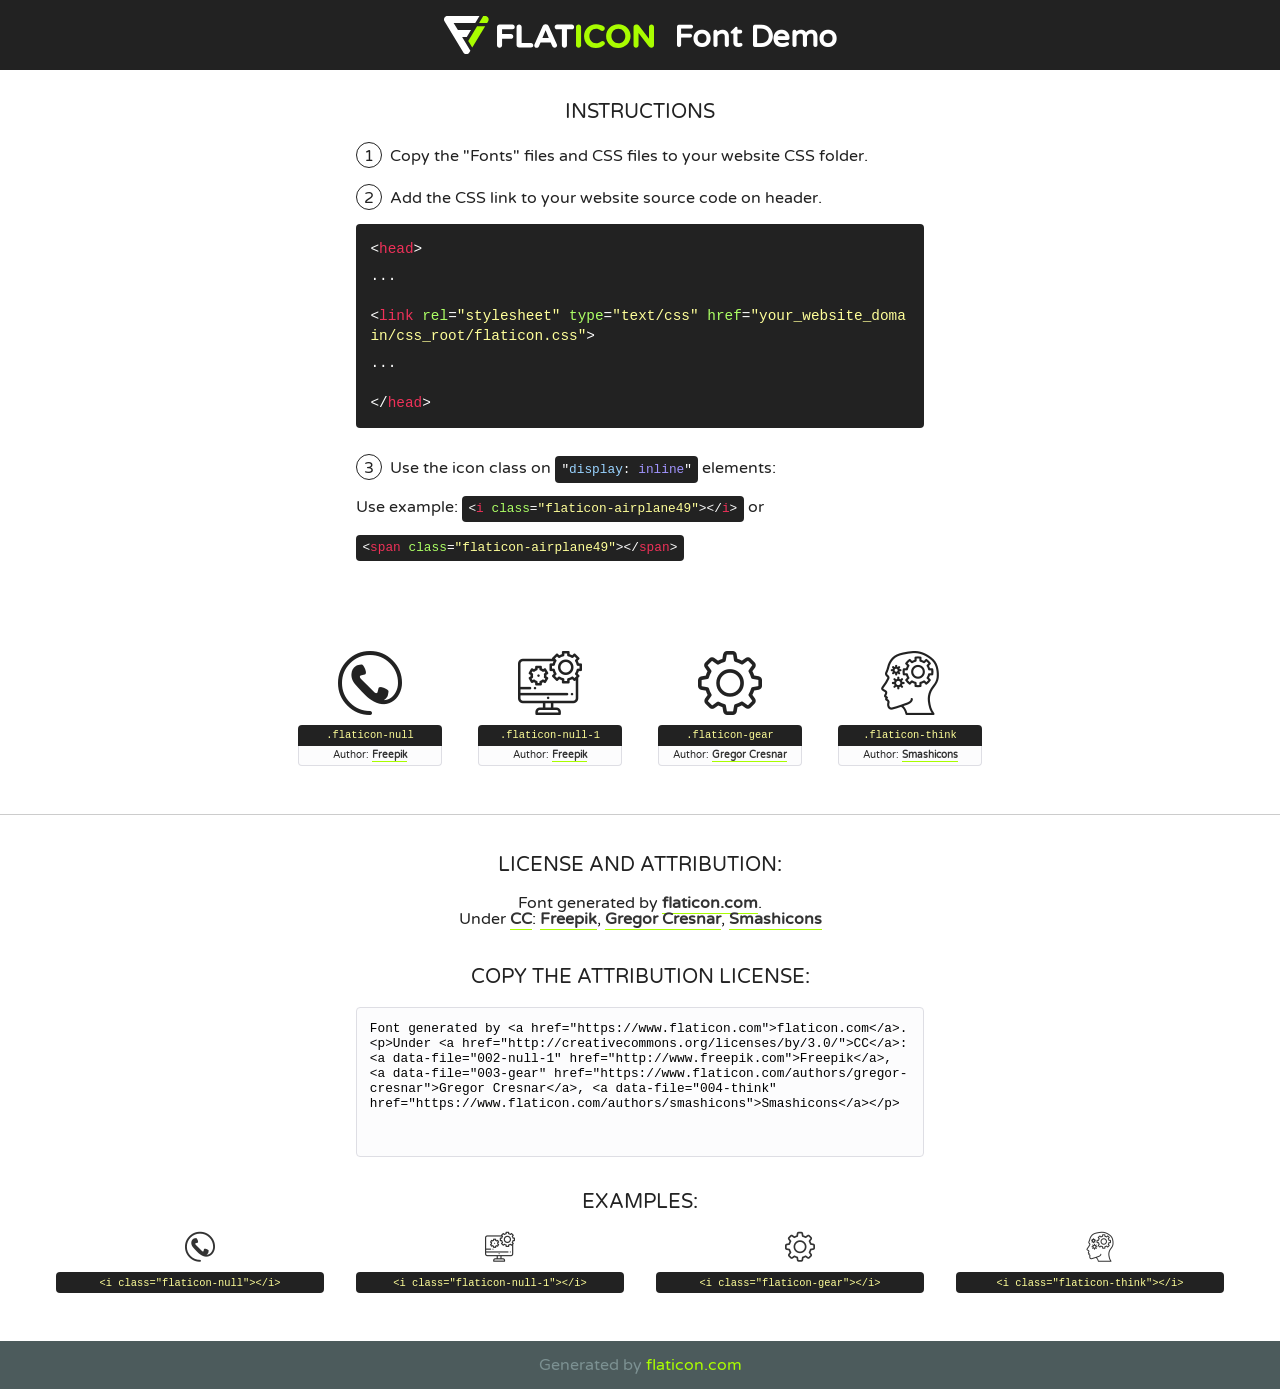
<file: WEB/wwwroot/fonts/flaticon.html>
<!DOCTYPE html>
<!--
  Flaticon icon font: Flaticon
  Creation date: 02/06/2020 05:24
-->
<html>
<!DOCTYPE html>
<html>

<head>
    <title>Flaticon WebFont</title>
    <link href="http://fonts.googleapis.com/css?family=Varela+Round" rel="stylesheet" type="text/css" />
    <link rel="stylesheet" type="text/css" href="flaticon.css">
    <meta charset="UTF-8">
    <style>
    html, body, div, span, applet, object, iframe,
    h1, h2, h3, h4, h5, h6, p, blockquote, pre,
    a, abbr, acronym, address, big, cite, code,
    del, dfn, em, img, ins, kbd, q, s, samp,
    small, strike, strong, sub, sup, tt, var,
    b, u, i, center,
    dl, dt, dd, ol, ul, li,
    fieldset, form, label, legend,
    table, caption, tbody, tfoot, thead, tr, th, td,
    article, aside, canvas, details, embed, 
    figure, figcaption, footer, header, hgroup, 
    menu, nav, output, ruby, section, summary,
    time, mark, audio, video {
        margin: 0;
        padding: 0;
        border: 0;
        font-size: 100%;
        font: inherit;
        vertical-align: baseline;
    }
    /* HTML5 display-role reset for older browsers */
    article, aside, details, figcaption, figure, 
    footer, header, hgroup, menu, nav, section {
        display: block;
    }
    body {
        line-height: 1;
    }
    ol, ul {
        list-style: none;
    }
    blockquote, q {
        quotes: none;
    }
    blockquote:before, blockquote:after,
    q:before, q:after {
        content: '';
        content: none;
    }
    table {
        border-collapse: collapse;
        border-spacing: 0;
    }
    body {
        font-family: 'Varela Round', Helvetica, Arial, sans-serif;
        font-size: 16px;
        color: #222;
    }
    a {
        color: #333;
        border-bottom: 1px solid #a9fd00;
        font-weight: bold;
        text-decoration: none;
    }
    * {
        -moz-box-sizing: border-box;
        -webkit-box-sizing: border-box;
        box-sizing: border-box;
        margin: 0;
        padding: 0;
    }
    [class^="flaticon-"]:before, [class*=" flaticon-"]:before, [class^="flaticon-"]:after, [class*=" flaticon-"]:after {
        font-family: Flaticon;
        font-size: 30px;
        font-style: normal;
        margin-left: 20px;
        color: #333;
    }
    .wrapper {
        max-width: 600px;
        margin: auto;
        padding: 0 1em;
    }
    .title {
        font-size: 1.25em;
        text-align: center;
        margin-bottom: 1em;
        text-transform: uppercase;
    }
    header {
        text-align: center;
        background-color: #222;
        color: #fff;
        padding: 1em;
    }
    header .logo {
        width: 210px;
        height: 38px;
        display: inline-block;
        vertical-align: middle;
        margin-right: 1em;
        border: none;
    }
    header strong {
        font-size: 1.95em;
        font-weight: bold;
        vertical-align: middle;
        margin-top: 5px;
        display: inline-block;
    }
    .demo {
        margin: 2em auto;
        line-height: 1.25em;
    }
    .demo ul li {
        margin-bottom: 1em;
    }
    .demo ul li .num {
        color: #222;
        border-radius: 20px;
        display: inline-block;
        width: 26px;
        padding: 3px;
        height: 26px;
        text-align: center;
        margin-right: 0.5em;
        border: 1px solid #222;
    }
    .demo ul li code {
        background-color: #222;
        border-radius: 4px;
        padding: 0.25em 0.5em;
        display: inline-block;
        color: #fff;
        font-family: Consolas,Monaco,Lucida Console,Liberation Mono,DejaVu Sans Mono,Bitstream Vera Sans Mono,Courier New, monospace;
        font-weight: lighter;
        margin-top: 1em;
        font-size: 0.8em;
        word-break: break-all;
    }
    .demo ul li code.big {
        padding: 1em;
        font-size: 0.9em;
    }
    .demo ul li code .red {
        color: #EF3159;
    }
    .demo ul li code .green {
        color: #ACFF65;
    }
    .demo ul li code .yellow {
        color: #FFFF99;
    }
    .demo ul li code .blue {
        color: #99D3FF;
    }
    .demo ul li code .purple {
        color: #A295FF;
    }
    .demo ul li code .dots {
        margin-top: 0.5em;
        display: block;
    }
    #glyphs {
        border-bottom: 1px solid #ccc;
        padding: 2em 0;
        text-align: center;
    }
    .glyph {
        display: inline-block;
        width: 9em;
        margin: 1em;
        text-align: center;
        vertical-align: top;
        background: #FFF;
    }
    .glyph .glyph-icon {
        padding: 10px;
        display: block;
        font-family:"Flaticon";
        font-size: 64px;
        line-height: 1;
    }
    .glyph .glyph-icon:before {
        font-size: 64px;
        color: #222;
        margin-left: 0;
    }
    .class-name {
        font-size: 0.65em;
        background-color: #222;
        color: #fff;
        border-radius: 4px 4px 0 0;
        padding: 0.5em;
        color: #FFFF99;
        font-family: Consolas,Monaco,Lucida Console,Liberation Mono,DejaVu Sans Mono,Bitstream Vera Sans Mono,Courier New, monospace;
    }
    .author-name {
        font-size: 0.6em;
        background-color: #fcfcfd;
        border: 1px solid #DEDEE4;
        border-top: 0;
        border-radius: 0 0 4px 4px;
        padding: 0.5em;
    }
    .class-name:last-child {
        font-size: 10px;
        color:#888;
    }
    .class-name:last-child a {
        font-size: 10px;
        color:#555;
    }
    .class-name:last-child a:hover {
        color:#a9fd00;
    }
    .glyph > input {
        display: block;
        width: 100px;
        margin: 5px auto;
        text-align: center;
        font-size: 12px;
        cursor: text;
    }
    .glyph > input.icon-input {
        font-family:"Flaticon";
        font-size: 16px;
        margin-bottom: 10px;
    }
    .attribution .title {
        margin-top: 2em;
    }
    .attribution textarea {
        background-color: #fcfcfd;
        padding: 1em;
        border: none;
        box-shadow: none;
        border: 1px solid #DEDEE4;
        border-radius: 4px;
        resize: none;
        width: 100%;
        height: 150px;
        font-size: 0.8em;
        font-family: Consolas,Monaco,Lucida Console,Liberation Mono,DejaVu Sans Mono,Bitstream Vera Sans Mono,Courier New, monospace;
        -webkit-appearance: none;
    }
    .iconsuse {
        margin: 2em auto;
        text-align: center;
        max-width: 1200px;
    }
    .iconsuse:after {
        content: '';
        display: table;
        clear: both;
    }
    .iconsuse .image {
        float: left;
        width: 25%;
        padding: 0 1em;
    }
    .iconsuse .image p {
        margin-bottom: 1em;
    }
    .iconsuse .image span {
        display: block;
        font-size: 0.65em;
        background-color: #222;
        color: #fff;
        border-radius: 4px;
        padding: 0.5em;
        color: #FFFF99;
        margin-top: 1em;
        font-family: Consolas,Monaco,Lucida Console,Liberation Mono,DejaVu Sans Mono,Bitstream Vera Sans Mono,Courier New, monospace;
    }
    #footer {
        text-align: center;
        background-color: #4C5B5C;
        color: #7c9192;
        padding: 1em;
    }
    #footer a {
        border: none;
        color: #a9fd00;
        font-weight: normal;
    }
    @media (max-width: 960px) {
        .iconsuse .image {
            width: 50%;
        }
    }
    @media (max-width: 560px) {
        .iconsuse .image {
            width: 100%;
        }
    }
    </style>
</head>

<body class="characters-off">

    <header>
        <a href="https://www.flaticon.com" target="_blank" class="logo">
            <svg version="1.1" xmlns="http://www.w3.org/2000/svg" xmlns:xlink="http://www.w3.org/1999/xlink" xmlns:a="http://ns.adobe.com/AdobeSVGViewerExtensions/3.0/" viewBox="0 0 560.875 102.036" enable-background="new 0 0 560.875 102.036" xml:space="preserve">
                <defs>
                </defs>
                <g>
                    <g class="letters">
                        <path fill="#ffffff" d="M141.596,29.675c0-3.777,2.985-6.767,6.764-6.767h34.438c3.426,0,6.15,2.728,6.15,6.15
                        c0,3.43-2.724,6.149-6.15,6.149h-27.674v13.091h23.719c3.429,0,6.151,2.724,6.151,6.15c0,3.43-2.723,6.149-6.151,6.149h-23.719
                        v17.574c0,3.773-2.986,6.761-6.764,6.761c-3.779,0-6.764-2.989-6.764-6.761V29.675z"></path>
                        <path fill="#ffffff" d="M193.844,29.149c0-3.781,2.985-6.767,6.764-6.767c3.776,0,6.763,2.985,6.763,6.767v42.957h25.039
                        c3.426,0,6.149,2.726,6.149,6.153c0,3.425-2.723,6.15-6.149,6.15h-31.802c-3.779,0-6.764-2.986-6.764-6.768V29.149z"></path>
                        <path fill="#ffffff" d="M241.891,75.71l21.438-48.407c1.492-3.341,4.215-5.357,7.906-5.357h0.792
                        c3.686,0,6.323,2.017,7.815,5.357l21.439,48.407c0.436,0.967,0.701,1.845,0.701,2.723c0,3.602-2.809,6.501-6.414,6.501
                        c-3.161,0-5.269-1.845-6.499-4.655l-4.132-9.661h-27.059l-4.301,10.102c-1.144,2.631-3.426,4.214-6.237,4.214
                        c-3.517,0-6.24-2.81-6.24-6.325C241.1,77.64,241.451,76.677,241.891,75.71z M279.932,58.666l-8.521-20.297l-8.526,20.297H279.932
                        z"></path>
                        <path fill="#ffffff" d="M314.864,35.387H301.86c-3.429,0-6.239-2.813-6.239-6.238c0-3.429,2.811-6.24,6.239-6.24h39.533
                        c3.426,0,6.237,2.811,6.237,6.24c0,3.425-2.811,6.238-6.237,6.238h-13.001v42.785c0,3.773-2.99,6.761-6.764,6.761
                        c-3.779,0-6.764-2.989-6.764-6.761V35.387z"></path>
                        <path fill="#A9FD00" d="M352.615,29.149c0-3.781,2.985-6.767,6.767-6.767c3.774,0,6.761,2.985,6.761,6.767v49.024
                        c0,3.773-2.987,6.761-6.761,6.761c-3.781,0-6.767-2.989-6.767-6.761V29.149z"></path>
                        <path fill="#A9FD00" d="M374.132,53.836v-0.179c0-17.481,13.178-31.801,32.065-31.801c9.22,0,15.459,2.458,20.557,6.238
                        c1.402,1.054,2.637,2.985,2.637,5.357c0,3.692-2.985,6.59-6.681,6.59c-1.845,0-3.071-0.702-4.044-1.319
                        c-3.776-2.813-7.729-4.393-12.562-4.393c-10.364,0-17.831,8.611-17.831,19.154v0.173c0,10.542,7.291,19.329,17.831,19.329
                        c5.715,0,9.492-1.756,13.359-4.834c1.049-0.874,2.458-1.491,4.039-1.491c3.429,0,6.325,2.813,6.325,6.236
                        c0,2.106-1.056,3.78-2.282,4.834c-5.539,4.834-12.036,7.733-21.878,7.733C387.572,85.464,374.132,71.493,374.132,53.836z"></path>
                        <path fill="#A9FD00" d="M433.009,53.836v-0.179c0-17.481,13.79-31.801,32.766-31.801c18.981,0,32.592,14.143,32.592,31.628v0.173
                        c0,17.483-13.785,31.807-32.769,31.807C446.625,85.464,433.009,71.32,433.009,53.836z M484.224,53.836v-0.179
                        c0-10.539-7.725-19.326-18.626-19.326c-10.893,0-18.449,8.611-18.449,19.154v0.173c0,10.542,7.73,19.329,18.626,19.329
                        C476.676,72.986,484.224,64.378,484.224,53.836z"></path>
                        <path fill="#A9FD00" d="M506.233,29.321c0-3.774,2.99-6.763,6.767-6.763h1.401c3.252,0,5.183,1.583,7.029,3.953l26.093,34.265
                        V29.059c0-3.692,2.99-6.677,6.681-6.677c3.683,0,6.671,2.985,6.671,6.677v48.934c0,3.78-2.987,6.765-6.764,6.765h-0.436
                        c-3.257,0-5.188-1.581-7.034-3.953l-27.056-35.492v32.944c0,3.687-2.985,6.676-6.678,6.676c-3.683,0-6.673-2.989-6.673-6.676
                        V29.321z"></path>
                    </g>
                    <g class="insignia">
                        <path fill="#ffffff" d="M48.372,56.137h12.517l11.156-18.537H37.186L25.688,18.539h57.825L94.668,0H9.271
                        C5.925,0,2.842,1.801,1.198,4.716c-1.644,2.907-1.593,6.482,0.134,9.343l50.38,83.501c1.678,2.781,4.689,4.476,7.938,4.476
                        c3.246,0,6.257-1.695,7.935-4.476l2.898-4.804L48.372,56.137z"></path>
                        <g class="i">
                            <path fill="#A9FD00" d="M93.575,18.539h0.031v0.004l21.652,0.004l2.705-4.488c1.727-2.861,1.778-6.436,0.133-9.343
                            C116.454,1.801,113.371,0,110.026,0h-5.294L93.575,18.539z"></path>
                            <polygon fill="#A9FD00" points="88.291,27.356 64.725,66.486 75.519,84.404 109.942,27.356"></polygon>
                        </g>
                    </g>
                </g>
            </svg>
        </a>
        <strong>Font Demo</strong>
    </header>


    <section class="demo wrapper">

        <p class="title">Instructions</p>

        <ul>
            <li>
                <span class="num">1</span>Copy the "Fonts" files and CSS files to your website CSS folder.
            </li>
            <li>
                <span class="num">2</span>Add the CSS link to your website source code on header.
                <code class="big">
                    &lt;<span class="red">head</span>&gt;
                    <br/><span class="dots">...</span>
                    <br/>&lt;<span class="red">link</span> <span class="green">rel</span>=<span class="yellow">"stylesheet"</span> <span class="green">type</span>=<span class="yellow">"text/css"</span> <span class="green">href</span>=<span class="yellow">"your_website_domain/css_root/flaticon.css"</span>&gt;
                    <br/><span class="dots">...</span>
                    <br/>&lt;/<span class="red">head</span>&gt;
                </code>
            </li>

            <li>
                <p>
                    <span class="num">3</span>Use the icon class on <code>"<span class="blue">display</span>:<span class="purple"> inline</span>"</code> elements:
                    <br />
                    Use example: <code>&lt;<span class="red">i</span> <span class="green">class</span>=<span class="yellow">&quot;flaticon-airplane49&quot;</span>&gt;&lt;/<span class="red">i</span>&gt;</code> or <code>&lt;<span class="red">span</span> <span class="green">class</span>=<span class="yellow">&quot;flaticon-airplane49&quot;</span>&gt;&lt;/<span class="red">span</span>&gt;</code>
            </li>
        </ul>

    </section>




   <section id="glyphs">          
    
      
        <div class="glyph"><div class="glyph-icon flaticon-null"></div>
            <div class="class-name">.flaticon-null</div>
            <div class="author-name">Author: <a data-file="001-null" href="http://www.freepik.com">Freepik</a> </div> 
        </div>        
        
        <div class="glyph"><div class="glyph-icon flaticon-null-1"></div>
            <div class="class-name">.flaticon-null-1</div>
            <div class="author-name">Author: <a data-file="002-null-1" href="http://www.freepik.com">Freepik</a> </div> 
        </div>        
        
        <div class="glyph"><div class="glyph-icon flaticon-gear"></div>
            <div class="class-name">.flaticon-gear</div>
            <div class="author-name">Author: <a data-file="003-gear" href="https://www.flaticon.com/authors/gregor-cresnar">Gregor Cresnar</a> </div> 
        </div>        
        
        <div class="glyph"><div class="glyph-icon flaticon-think"></div>
            <div class="class-name">.flaticon-think</div>
            <div class="author-name">Author: <a data-file="004-think" href="https://www.flaticon.com/authors/smashicons">Smashicons</a> </div> 
        </div>        
        

    </section>



    <section class="attribution wrapper"   style="text-align:center;">

      <div class="title">License and attribution:</div><div class="attrDiv">Font generated by <a href="https://www.flaticon.com">flaticon.com</a>. <div><p>Under <a href="http://creativecommons.org/licenses/by/3.0/">CC</a>: <a data-file="002-null-1" href="http://www.freepik.com">Freepik</a>, <a data-file="003-gear" href="https://www.flaticon.com/authors/gregor-cresnar">Gregor Cresnar</a>, <a data-file="004-think" href="https://www.flaticon.com/authors/smashicons">Smashicons</a></p>  </div>
      </div>
      <div class="title">Copy the Attribution License:</div>

    <textarea onclick="this.focus();this.select();">Font generated by &lt;a href=&quot;https://www.flaticon.com&quot;&gt;flaticon.com&lt;/a&gt;. <p>Under <a href="http://creativecommons.org/licenses/by/3.0/">CC</a>: <a data-file="002-null-1" href="http://www.freepik.com">Freepik</a>, <a data-file="003-gear" href="https://www.flaticon.com/authors/gregor-cresnar">Gregor Cresnar</a>, <a data-file="004-think" href="https://www.flaticon.com/authors/smashicons">Smashicons</a></p>  
     </textarea>

    </section>

    <section class="iconsuse">

          <div class="title">Examples:</div>            
             
            <div class="image">
                <p>
                    <i class="glyph-icon flaticon-null"></i> 
                    <span>&lt;i class=&quot;flaticon-null&quot;&gt;&lt;/i&gt;</span>
                </p>
            </div>
            
            <div class="image">
                <p>
                    <i class="glyph-icon flaticon-null-1"></i> 
                    <span>&lt;i class=&quot;flaticon-null-1&quot;&gt;&lt;/i&gt;</span>
                </p>
            </div>
            
            <div class="image">
                <p>
                    <i class="glyph-icon flaticon-gear"></i> 
                    <span>&lt;i class=&quot;flaticon-gear&quot;&gt;&lt;/i&gt;</span>
                </p>
            </div>
            
            <div class="image">
                <p>
                    <i class="glyph-icon flaticon-think"></i> 
                    <span>&lt;i class=&quot;flaticon-think&quot;&gt;&lt;/i&gt;</span>
                </p>
            </div>
                       
        </div>
                            
    </section>

<div id="footer">
    <div>Generated by <a href="https://www.flaticon.com">flaticon.com</a>
    </div>
</div>



</body>
</html>
</file>
<file: WEB/wwwroot/assets/css/flaticon.css>
/*
  	Flaticon icon font: Flaticon
  	Creation date: 02/06/2020 05:24
  	*/

@font-face {
  font-family: "Flaticon";
  src: url("../fonts/Flaticon.eot");
  src: url("../fonts/Flaticon.eot?#iefix") format("embedded-opentype"),
       url("../fonts/Flaticon.woff2") format("woff2"),
       url("../fonts/Flaticon.woff") format("woff"),
       url("../fonts/Flaticon.ttf") format("truetype"),
       url("../fonts/Flaticon.svg#Flaticon") format("svg");
  font-weight: normal;
  font-style: normal;
}

@media screen and (-webkit-min-device-pixel-ratio:0) {
  @font-face {
    font-family: "Flaticon";
    src: url("../fonts/Flaticon.svg#Flaticon") format("svg");
  }
}

[class^="flaticon-"]:before, [class*=" flaticon-"]:before,
[class^="flaticon-"]:after, [class*=" flaticon-"]:after {   
  font-family: Flaticon;
font-style: normal;
}

.flaticon-null:before { content: "\f100"; }
.flaticon-null-1:before { content: "\f101"; }
.flaticon-gear:before { content: "\f102"; }
.flaticon-think:before { content: "\f103"; }
</file>
<file: WEB/wwwroot/assets/css/progressbar_barfiller.css>
/* Custom Code skills */
.single-skill{
  display: flex;
}

.single-skill span {
	color: #79838b;
	font-size: 13px;
	font-weight: 300;
	letter-spacing: 0;
	margin-bottom: 14px;
	display: block;
}
.single-skill .bar-progress {
	width: 100%;
}
.single-skill .bar-title {
  width: 20%;
  margin-bottom: 19px;
}

.skills-content {
  padding-top: 200px;
  padding-left: 70px;
}

.skills-shape-bg {
  height: 651px;
  width: 868px;
  position: absolute;
  content: "";
  border: 2px solid #4d4d4d;
  left: 40%;
  top: 255px;
}

.skills-shape-bg::before {
  position: absolute;
  content: "";
  height: 465px;
  width: 300px;
  border: 2px solid #4d4d4d;
  left: -35%;
  top: 50%;
  transform: translateY(-50%);
  border-right: 0;
}



/* Default */
.barfiller {
	width: 100%;
	height: 10px;
	background: #f6f9fc;
  position: relative;
  border-radius: 5px;
}

.barfiller .fill {
  display: block;
  position: relative;
  width: 0px;
  height: 100%;
  background: #333;
  z-index: 1;
  border-radius: 5px;
}

.barfiller .tipWrap { display: none; }

.barfiller .tip {
  margin-top: -28px;
  padding: 2px 4px;
  font-size: 16px;
  color: #09cc7f;
  left: 0px;
  position: absolute;
  z-index: 2;
  background: transparent;
  font-weight: 800;
}

.barfiller .tip:after {
  border: solid;
  border-color: rgba(0,0,0,.8) transparent;
  border-width: 6px 6px 0 6px;
  content: "";
  display: block;
  position: absolute;
  left: 9px;
  top: 100%;
  z-index: 9;
  display: none;
  
}
</file>
<file: WEB/wwwroot/assets/css/gijgo.css>
.gj-button {
    background-color: #f5f5f5;
    border: 1px solid #ddd;
    color: #000;
    border-radius: 3px;
    padding: 6px 10px;
    cursor: pointer;
}

.gj-unselectable {
    -webkit-touch-callout: none;
    -webkit-user-select: none;
    -khtml-user-select: none;
    -moz-user-select: none;
    -ms-user-select: none;
    user-select: none;
}

.gj-row {
    display: -webkit-box;
    display: -ms-flexbox;
    display: flex;
    -ms-flex-wrap: wrap;
    flex-wrap: wrap;
}

.gj-margin-left-5 {
    margin-left: 5px;
}

.gj-margin-left-10 {
    margin-left: 10px;
}

.gj-width-full {
    width: 100%;
}

.gj-cursor-pointer {
    cursor: pointer;
}

.gj-text-align-center {
    text-align: center;
}

.gj-font-size-16 {
    font-size: 16px;
}

.gj-hidden {
    display: none;
}

/** Material Design */
.gj-button-md {
    background: 0 0;
    border: none;
    border-radius: 2px;
    color: rgba(0, 0, 0, 0.87);
    position: relative;
    height: 36px;
    margin: 0;
    min-width: 64px;
    padding: 0 16px;
    display: inline-block;
    font-family: "Roboto","Helvetica","Arial",sans-serif;
    font-size: 1rem;
    font-weight: 500;
    text-transform: uppercase;
    letter-spacing: 0;
    overflow: hidden;
    will-change: box-shadow;
    transition: box-shadow .2s cubic-bezier(.4,0,1,1),background-color .2s cubic-bezier(.4,0,.2,1),color .2s cubic-bezier(.4,0,.2,1);
    outline: none;
    cursor: pointer;
    text-decoration: none;
    text-align: center;
    line-height: 36px;
    vertical-align: middle;
    overflow: hidden;
    -webkit-user-select: none;
    -moz-user-select: none;
    -ms-user-select: none;
    user-select: none;
}

.gj-button-md:hover {
    background-color: rgba(158,158,158,.2);
}

.gj-button-md:disabled {
    color: rgba(0,0,0,.26);
    background: 0 0;
}

.gj-button-md .material-icons,
.gj-button-md .gj-icon {
    vertical-align: middle;
    /*font-size: 1.3rem;
    margin-right: 4px;*/
}

.gj-button-md.gj-button-md-icon {
    width: 24px;
    height: 31px;
    min-width: 24px;
    padding: 0px;
    display: table;
}

.gj-button-md.gj-button-md-icon .material-icons,
.gj-button-md.gj-button-md-icon .gj-icon {
    display: table-cell;
    margin-right: 0px;
    width: 24px;
    height: 24px;
}

.gj-button-md.active {
    background-color: rgba(158,158,158,.4);
}

.gj-button-md-group {
    position: relative;
    display: inline-block;
    vertical-align: middle;
}
.gj-textbox-md {
	/* border: none; */
	/* border-bottom: 1px solid rgba(0,0,0,.42); */
	display: block;
	font-family: "Helvetica","Arial",sans-serif;
	font-size: 16px;
	line-height: 16px;
	/* padding: 4px 0px; */
	margin: 0;
	/* width: 100%; */
	background: 0 0;
	/* text-align: ; */
	color: rgba(0,0,0,.87);
	padding-left: 44px;
	border: 1px solid #dca73a;
	/* padding: 15px 15px; */
	/* text-align: center; */
	width: 177px;
	height: 55px;
	border-radius: 5px;
}
.gj-textbox-md:focus,
.gj-textbox-md:active {
    /* border-bottom: 2px solid rgba(0,0,0,.42); */
    outline: none;
}

.gj-textbox-md::placeholder {
    color: #8e8e8e;
}

.gj-textbox-md:-ms-input-placeholder {
    color: #8e8e8e;
}

.gj-textbox-md::-ms-input-placeholder {
    color: #8e8e8e;
}

.gj-md-spacer-24 {
    min-width: 24px;
    width: 24px;
    display: inline-block;
}

.gj-md-spacer-32 {
    min-width: 32px;
    width: 32px;
    display: inline-block;
}

.gj-modal {
    position: fixed;
    top: 0;
    right: 0;
    bottom: 0;
    left: 0;
    z-index: 1203;
    display: none;
    overflow: hidden;
    -webkit-overflow-scrolling: touch;
    outline: 0;
    background-color: rgba(0, 0, 0, 0.54118);
    transition: 200ms ease opacity;
    will-change: opacity;
}

/* List */
ul.gj-list li [data-role="wrapper"] {
    display: table;
    width: 100%;
}

ul.gj-list li [data-role="checkbox"] {
    display: table-cell;
    vertical-align:middle;
    text-align:center;
}

ul.gj-list li [data-role="image"] {
    display: table-cell;
    vertical-align:middle;
    text-align:center;
}

ul.gj-list li [data-role="display"] {
    display: table-cell;
    vertical-align:middle;
    cursor: pointer;
}

ul.gj-list li [data-role="display"]:empty:before {
  content: "\200b"; /* unicode zero width space character */
}

/* List - Bootstrap */
ul.gj-list-bootstrap {
    padding-left: 0px;
    margin-bottom: 0px;
}

ul.gj-list-bootstrap li {
    padding: 0px;
}

ul.gj-list-bootstrap li [data-role="wrapper"] {
    padding: 0px 10px;
}

ul.gj-list-bootstrap li [data-role="checkbox"] {
    width: 24px;
    padding: 3px;
}

ul.gj-list-bootstrap li [data-role="image"] {
    width: 24px;
    height: 24px;
}

ul.gj-list-bootstrap li [data-role="display"] {
    padding: 8px 0px 8px 4px;
}

.list-group-item.active ul li, .list-group-item.active:focus ul li, .list-group-item.active:hover ul li {
    text-shadow: none;
    color:initial;
}

/* List - Material Design */
ul.gj-list-md {
    padding: 0px;
    list-style: none;
    list-style-type: none;
    line-height: 24px;
    letter-spacing: 0;
    color: #616161; /* Gray 700 */
}

ul.gj-list-md li {
    display: list-item;
    list-style-type: none;
    padding: 0px;
    min-height: unset;
    box-sizing: border-box;
    align-items: center;
    cursor: default;
    overflow: hidden;

    font-family: "Roboto","Helvetica","Arial",sans-serif;
    font-size: 16px;
    font-weight: 400;
    letter-spacing: .04em;
    line-height: 1;
    
    -webkit-flex-direction: row;
    -ms-flex-direction: row;
    flex-direction: row;
    -webkit-flex-wrap: nowrap;
    -ms-flex-wrap: nowrap;
    flex-wrap: nowrap;
}

ul.gj-list-md li [data-role="checkbox"] {
    height: 24px;
    width: 24px;
}

ul.gj-list-md li [data-role="image"] {
    height: 24px;
    width: 24px;
}

ul.gj-list-md li [data-role="display"] {
    padding: 8px 0px 8px 5px;
    order: 0;
    flex-grow: 2;
    text-decoration: none;
    box-sizing: border-box;
    align-items: center;
    text-align: left;
    color: rgba(0,0,0,.87);
}

ul.gj-list-md li.disabled>[data-role="wrapper"]>[data-role="display"] {
    color: #9E9E9E; /* Gray 500 */
}

.gj-list-md-active {
    background: #e0e0e0;
    color: #3f51b5;
}


/* Picker */
.gj-picker {
    position: absolute;
    z-index: 1203;
    background-color: #fff;
}

.gj-picker .selected {
    color: #fff;
}

/* Material Design */
.gj-picker-md {
    font-family: "Roboto","Helvetica","Arial",sans-serif;
    font-size: 16px;
    font-weight: 400;
    letter-spacing: .04em;
    line-height: 1;
    color: rgba(0,0,0,.87);
    border: 1px solid #E0E0E0;
}

.gj-modal .gj-picker-md {
    border: 0px;
}

.gj-picker-md [role="header"] {
    color: rgba(255, 255, 255, 0.54);
    display: flex;
    background: #2196f3;
    align-items: baseline;
    user-select: none;
    justify-content: center;
}

.gj-picker-md [role="footer"] {
    float: right;
    padding: 10px;
}

.gj-picker-md [role="footer"] button.gj-button-md {
    color: #2196f3;
    font-weight: bold;
    font-size: 13px;
}

/* Bootstrap */
.gj-picker-bootstrap {
    border-radius: 4px;
    border: 1px solid #E0E0E0;
}

.gj-picker-bootstrap .selected {
    color: #888;
}

.gj-picker-bootstrap [role="header"] {
    background: #eee;
    color: #AAA;
}
@font-face {
    font-family: 'gijgo-material';
    src: url('../fonts/gijgo-material.eot?235541');
    src: url('../fonts/gijgo-material.eot?235541#iefix') format('embedded-opentype'), url('../fonts/gijgo-material.ttf?235541') format('truetype'), url('../fonts/gijgo-material.woff?235541') format('woff'), url('../fonts/gijgo-material.svg?235541#gijgo-material') format('svg');
    font-weight: normal;
    font-style: normal;
}

.gj-icon {
    /* use !important to prevent issues with browser extensions that change fonts */
    font-family: 'gijgo-material' !important;
    font-size: 24px;
    speak: none;
    font-style: normal;
    font-weight: normal;
    font-variant: normal;
    text-transform: none;
    line-height: 1;
    /* Enable Ligatures ================ */
    letter-spacing: 0;
    -webkit-font-feature-settings: "liga";
    -moz-font-feature-settings: "liga=1";
    -moz-font-feature-settings: "liga";
    -ms-font-feature-settings: "liga" 1;
    font-feature-settings: "liga";
    -webkit-font-variant-ligatures: discretionary-ligatures;
    font-variant-ligatures: discretionary-ligatures;
    /* Better Font Rendering =========== */
    -webkit-font-smoothing: antialiased;
    -moz-osx-font-smoothing: grayscale;
}

.gj-icon.undo:before {
    content: "\e900";
}

.gj-icon.vertical-align-top:before {
    content: "\e901";
}

.gj-icon.vertical-align-center:before {
    content: "\e902";
}

.gj-icon.vertical-align-bottom:before {
    content: "\e903";
}

.gj-icon.arrow-dropup:before {
    content: "\e904";
}

.gj-icon.clock:before {
    content: "\e905";
}

.gj-icon.refresh:before {
    content: "\e906";
}

.gj-icon.last-page:before {
    content: "\e907";
}

.gj-icon.first-page:before {
    content: "\e908";
}

.gj-icon.cancel:before {
    content: "\e909";
}

.gj-icon.clear:before {
    content: "\e90a";
}

.gj-icon.check-circle:before {
    content: "\e90b";
}

.gj-icon.delete:before {
    content: "\e90c";
}

.gj-icon.arrow-upward:before {
    content: "\e90d";
}

.gj-icon.arrow-forward:before {
    content: "\e90e";
}

.gj-icon.arrow-downward:before {
    content: "\e90f";
}

.gj-icon.arrow-back:before {
    content: "\e910";
}

.gj-icon.list-numbered:before {
    content: "\e911";
}

.gj-icon.list-bulleted:before {
    content: "\e912";
}

.gj-icon.indent-increase:before {
    content: "\e913";
}

.gj-icon.indent-decrease:before {
    content: "\e914";
}

.gj-icon.redo:before {
    content: "\e915";
}

.gj-icon.align-right:before {
    content: "\e916";
}

.gj-icon.align-left:before {
    content: "\e917";
}

.gj-icon.align-justify:before {
    content: "\e918";
}

.gj-icon.align-center:before {
    content: "\e919";
}

.gj-icon.strikethrough:before {
    content: "\e91a";
}

.gj-icon.italic:before {
    content: "\e91b";
}

.gj-icon.underlined:before {
    content: "\e91c";
}

.gj-icon.bold:before {
    content: "\e91d";
}

.gj-icon.arrow-dropdown:before {
    content: "\e91e";
}

.gj-icon.done:before {
    content: "\e91f";
}

.gj-icon.pencil:before {
    content: "\e920";
}

.gj-icon.minus:before {
    content: "\e921";
}

.gj-icon.plus:before {
    content: "\e922";
}

.gj-icon.chevron-up:before {
    content: "\e923";
}

.gj-icon.chevron-right:before {
    content: "\e924";
}

.gj-icon.chevron-down:before {
    content: "\e925";
}

.gj-icon.chevron-left:before {
    content: "\e926";
}

.gj-icon.event:before {
    content: "\e927";
}
.gj-draggable {
    cursor: move;
}
.gj-resizable-handle {
    position: absolute;
    font-size: 0.1px;
    display: block;
    -ms-touch-action: none;
    touch-action: none;
    z-index: 1203;
}

.gj-resizable-n {
    cursor: n-resize;
    height: 7px;
    width: 100%;
    top: -5px;
    left: 0;
}
.gj-resizable-e {
    cursor: e-resize;
    width: 7px;
    right: -5px;
    top: 0;
    height: 100%;
}
.gj-resizable-s {
    cursor: s-resize;
    height: 7px;
    width: 100%;
    bottom: -5px;
    left: 0;
}
.gj-resizable-w {
	cursor: w-resize;
	width: 7px;
	left: -5px;
	top: 0;
	height: 100%;
}
.gj-resizable-se {
	cursor: se-resize;
	width: 12px;
	height: 12px;
	right: 1px;
	bottom: 1px;
}
.gj-resizable-sw {
	cursor: sw-resize;
	width: 9px;
	height: 9px;
	left: -5px;
	bottom: -5px;
}
.gj-resizable-nw {
	cursor: nw-resize;
	width: 9px;
	height: 9px;
	left: -5px;
	top: -5px;
}
.gj-resizable-ne {
	cursor: ne-resize;
	width: 9px;
	height: 9px;
	right: -5px;
	top: -5px;
}

.gj-dialog-footer {
    position: absolute;
    bottom: 0px;
    width: 100%;
    margin-top: 0px;
}

.gj-dialog-scrollable [data-role="body"] {
    overflow-x: hidden;
    overflow-y: scroll;
}

/** Bootstrap 3 **/
.gj-dialog-bootstrap {
    overflow: hidden;
    z-index: 1202;
}

.gj-dialog-bootstrap [data-role="title"] {
    display: inline;
}
.gj-dialog-bootstrap [data-role="close"] {
    line-height: 1.42857143;
}

/** Bootstrap 4 **/
.gj-dialog-bootstrap4 {
    overflow: hidden;
    z-index: 1202;
}

.gj-dialog-bootstrap4 [data-role="title"] {
    display: inline;
}
.gj-dialog-bootstrap4 [data-role="close"] {
    line-height: 1.5;
}

/** Material Design **/
.gj-dialog-md {
    background-color: #FFF;
    overflow: hidden;
    border: none;
    box-shadow: 0 11px 15px -7px rgba(0,0,0,.2), 0 24px 38px 3px rgba(0,0,0,.14), 0 9px 46px 8px rgba(0,0,0,.12);
    box-sizing: border-box;
    position: relative;
    display: -webkit-box;
    display: -webkit-flex;
    display: -ms-flexbox;
    display: flex;
    -webkit-box-orient: vertical;
    -webkit-box-direction: normal;
    -webkit-flex-direction: column;
    -ms-flex-direction: column;
    flex-direction: column;
    -webkit-background-clip: padding-box;
    background-clip: padding-box;
    outline: 0;
    z-index: 1202;
}

.gj-dialog-md-header {
    padding: 24px 24px 0px 24px;
    font-family: "Roboto","Helvetica","Arial",sans-serif;
}

.gj-dialog-md-title {
    margin: 0;
    font-weight: 400;
    display: inline;
    line-height: 28px;
    font-size: 20px;
}

.gj-dialog-md-close {
    -webkit-appearance: none;
    padding: 0;
    cursor: pointer;
    background: 0 0;
    border: 0;
    float: right;
    line-height: 28px;
    font-size: 28px;
}

.gj-dialog-md-body {
    padding: 20px 24px 24px 24px;
    color: rgba(0,0,0,.54);
    font-family: "Helvetica","Arial",sans-serif;
    font-size: 14px;
    font-weight: 400;
    line-height: 20px;
}

.gj-dialog-md-footer {
    padding: 8px 8px 8px 24px;
    display: -webkit-flex;
    display: -ms-flexbox;
    display: flex;
    -webkit-flex-direction: row-reverse;
    -ms-flex-direction: row-reverse;
    flex-direction: row-reverse;
    -webkit-flex-wrap: wrap;
    -ms-flex-wrap: wrap;
    flex-wrap: wrap;

    box-sizing: border-box;
}

.gj-dialog-md-footer>*:first-child {
    margin-right: 0;
}

.gj-dialog-md-footer>* {
    margin-right: 8px;
    height: 36px;
}
DIV.gj-grid-wrapper {
    margin: auto;
    position: relative;
    clear:both;
    z-index: 1;
}

TABLE.gj-grid {
    margin: auto;    
    border-collapse: collapse;
    width: 100%;
    table-layout: fixed;
}

TABLE.gj-grid THEAD TH [data-role="selectAll"] {
    margin: auto;
}

TABLE.gj-grid THEAD TH [data-role="title"] {
    display: inline-block;
}

TABLE.gj-grid THEAD TH [data-role="sorticon"] {
    display: inline-block;
}

TABLE.gj-grid THEAD TH {
    overflow: hidden;
    text-overflow: ellipsis;
}

TABLE.gj-grid.autogrow-header-row THEAD TH {
    overflow: auto;
    text-overflow: initial;
    white-space: pre-wrap;
    -ms-word-break: break-word;
    word-break: break-word;
}

TABLE.gj-grid > tbody > tr > td {
    overflow: hidden;
    position: relative;
}

table.gj-grid tbody div[data-role="display"] {
    vertical-align: middle;
    text-indent: 0;
    white-space: pre-wrap;
    -ms-word-break: break-word;
    word-break: break-word;
}

table.gj-grid.fixed-body-rows tbody div[data-role="display"] {
    overflow: hidden;
    text-overflow: ellipsis;
    white-space: nowrap;
    -ms-word-break: initial;
    word-break: initial;
}

table.gj-grid tfoot DIV[data-role="display"] {
    vertical-align: middle;
    text-indent: 0;
    display: flex;
}

TABLE.gj-grid .fa {
    padding: 2px;
}

TABLE.gj-grid > tbody > tr > td > div {
    padding: 2px;
    overflow: hidden;
}

DIV.gj-grid-wrapper DIV.gj-grid-loading-cover
{
    background: #BBBBBB;
    opacity: 0.5;
    position: absolute;
    vertical-align: middle;
}

DIV.gj-grid-wrapper DIV.gj-grid-loading-text
{
    position: absolute;
    font-weight: bold;
}

/* Bootstrap Theme */
table.gj-grid-bootstrap thead th {
    background-color: #f5f5f5;
    vertical-align:middle;
}

table.gj-grid-bootstrap thead th [data-role="sorticon"] {
    margin-left: 5px;
}

table.gj-grid-bootstrap thead th [data-role="sorticon"] i.gj-icon,
table.gj-grid-bootstrap thead th [data-role="sorticon"] i.material-icons {
    position: absolute;
    font-size: 20px;
    top: 15px;
}

table.gj-grid-bootstrap tbody tr td div[data-role="display"] {
    padding: 0px;
}

.gj-grid-bootstrap-4 .gj-checkbox-bootstrap {
    display: inline-block;
    padding-top: 2px;
}

.gj-grid-bootstrap-4 tbody tr.active {
    background-color: rgba(0,0,0,.075);
}

/* Material Design Theme */
.gj-grid-md {
    position: relative;
    border: 1px solid #e0e0e0;
    border-collapse: collapse;
    white-space: nowrap;
    font-size: 13px;
    font-family: "Roboto","Helvetica","Arial",sans-serif;
    background-color: #fff;
}

.gj-grid-md td:first-of-type, .gj-grid-md th:first-of-type {
    padding-left: 24px;
}

.gj-grid-md th {
    position: relative;
    vertical-align: bottom;
    font-weight: 700;
    line-height: 31px;
    letter-spacing: 0;
    height: 56px;
    font-size: 12px;
    color: rgba(0,0,0,.54);
    padding-bottom: 8px;
    box-sizing: border-box;
    padding: 12px 18px;
    text-align: right;
}

.gj-grid-md td {
    position: relative;
    height: 48px;
    border-top: 1px solid #e0e0e0;
    border-bottom: 1px solid #e0e0e0;
    padding: 12px 18px;
    box-sizing: border-box;
    text-align: left;
    color: rgba(0,0,0,.87);
}

.gj-grid-md tbody tr {
    position: relative;
    height: 48px;
    transition-duration: .28s;
    transition-timing-function: cubic-bezier(.4,0,.2,1);
    transition-property: background-color;
}

.gj-grid-md tbody tr:hover {
    background-color: #EEEEEE; /* Gray 200 */
}

.gj-grid-md tbody tr.gj-grid-md-select {
    background-color: #F5F5F5; /* Grey 100 */
}


table.gj-grid-md thead th [data-role="sorticon"] {
    margin-left: 5px;
}

table.gj-grid-md thead th [data-role="sorticon"] i.gj-icon,
table.gj-grid-md thead th [data-role="sorticon"] i.material-icons {
    position: absolute;
    font-size: 16px;
    top: 19px;
}

table.gj-grid-md thead th.gj-grid-select-all {
    padding-bottom: 3px;
}
/* Hide all prioritized columns by default */
@media only all {
	th.display-1120,
	td.display-1120,
	th.display-960,
	td.display-960,
	th.display-800,
	td.display-800,
	th.display-640,
	td.display-640,
	th.display-480,
	td.display-480,
	th.display-320,
	td.display-320 {
		display: none;
	}
}

/* Show at 320px (20em x 16px) */
@media screen and (min-width: 20em) {
	TABLE.gj-grid-bootstrap th.display-320,
	TABLE.gj-grid-bootstrap td.display-320 {
		display: table-cell;
	}
}
/* Show at 480px (30em x 16px) */
@media screen and (min-width: 30em) {
	TABLE.gj-grid-bootstrap th.display-480,
	TABLE.gj-grid-bootstrap td.display-480 {
		display: table-cell;
	}
}
/* Show at 640px (40em x 16px) */
@media screen and (min-width: 40em) {
	TABLE.gj-grid-bootstrap th.display-640,
	TABLE.gj-grid-bootstrap td.display-640 {
		display: table-cell;
	}
}
/* Show at 800px (50em x 16px) */
@media screen and (min-width: 50em) {
	TABLE.gj-grid-bootstrap th.display-800,
	TABLE.gj-grid-bootstrap td.display-800 {
		display: table-cell;
	}
}
/* Show at 960px (60em x 16px) */
@media screen and (min-width: 60em) {
	TABLE.gj-grid-bootstrap th.display-960,
	TABLE.gj-grid-bootstrap td.display-960 {
		display: table-cell;
	}
}
/* Show at 1,120px (70em x 16px) */
@media screen and (min-width: 70em) {
	TABLE.gj-grid-bootstrap th.display-1120,
	TABLE.gj-grid-bootstrap td.display-1120 {
		display: table-cell;
	}
}

/* Material Design Theme */
.gj-grid-md tfoot tr th {
    padding-right: 14px;
}

.gj-grid-md tfoot tr[data-role="pager"] .gj-grid-mdl-pager-label {
    padding-left: 5px;
    padding-right: 5px;
}

.gj-grid-md tfoot tr[data-role="pager"] .gj-dropdown-md {
    margin-left: 12px;
}

.gj-grid-md tfoot tr[data-role="pager"] .gj-dropdown-md [role="presenter"] {
    font-size: 12px;
    font-weight: bold;
    color: rgba(0,0,0,.54);
}

.gj-grid-md tfoot tr[data-role="pager"] .gj-dropdown-md [role="presenter"] [role="display"] {
    text-align: right;
}

.gj-grid-md tfoot tr[data-role="pager"] .gj-grid-md-limit-select {
    margin-left: 10px;
    font-size: 12px;
    font-weight: bold;
    color: rgba(0,0,0,.54);
}

/* Bootstrap */
.gj-grid-bootstrap tfoot tr[data-role="pager"] th {
    line-height: 30px;
    background-color: #f5f5f5;
}

.gj-grid-bootstrap tfoot tr[data-role="pager"] th > div > div {
    margin-right: 5px;
}

.gj-grid-bootstrap tfoot tr[data-role="pager"] th > div > button {
    margin-right: 5px;
}

.gj-grid-bootstrap-4 tfoot tr[data-role="pager"] th > div button {
    height: 34px;
}

.gj-grid-bootstrap-4 tfoot tr[data-role="pager"] th div .gj-dropdown-bootstrap-4 .gj-dropdown-expander-mi .gj-icon {
    top: 5px;
}

.gj-grid-bootstrap-3 tfoot tr[data-role="pager"] th > div > input {
    margin-right: 5px;
    width: 40px;
    text-align: right;
    display: inline-block;
    font-weight: bold;
}

.gj-grid-bootstrap-4 tfoot tr[data-role="pager"] th > div > div.input-group {
    width: 40px;
}

.gj-grid-bootstrap-4 tfoot tr[data-role="pager"] th > div > div.input-group input {
    text-align: right;
    font-weight: bold;
    height: 34px;
    padding-top: 2px;
    padding-bottom: 6px;
}

.gj-grid-bootstrap tfoot tr[data-role="pager"] th > div > select {
    display: inline-block;
    margin-right: 5px;
    width: 60px;
}

.gj-grid-bootstrap tfoot tr[data-role="pager"] th .gj-dropdown-bootstrap .gj-list-bootstrap [data-role="display"] {
    line-height: 14px;
}

.gj-grid-bootstrap tfoot tr[data-role="pager"] th .gj-dropdown-bootstrap [role="presenter"] [role="display"] {
    font-weight: bold;
}

.gj-grid-bootstrap tfoot tr[data-role="pager"] th .gj-dropdown-bootstrap-3 [role="presenter"] {
    padding: 2px 8px;
}

.gj-grid-bootstrap tfoot tr[data-role="pager"] th .gj-dropdown-bootstrap-4 [role="presenter"] {
    padding: 1px 8px;
}
.gj-grid thead tr th div.gj-grid-column-resizer-wrapper {
    position: relative;
    width: 100%;
    height: 0px; 
    top: 0px; 
    left: 0px; 
    padding: 0px;
}

span.gj-grid-column-resizer {
    position: absolute;
    right: 0px;
    width: 10px;
    top: -100px;
    height: 300px;
    z-index: 1203;
    cursor: e-resize;
}

.gj-grid-resize-cursor {
    cursor: e-resize;
}
.gj-grid-md tbody tr.gj-grid-top-border td {
  border-top: 2px solid #777;
}
.gj-grid-md tbody tr.gj-grid-bottom-border td {
  border-bottom: 2px solid #777;
}

.gj-grid-bootstrap tbody tr.gj-grid-top-border td {
  border-top: 2px solid #777;
}
.gj-grid-bootstrap tbody tr.gj-grid-bottom-border td {
  border-bottom: 2px solid #777;
}
.gj-grid-md thead tr th.gj-grid-left-border,
.gj-grid-md tbody tr td.gj-grid-left-border
{
    border-left: 3px solid #777;
}
.gj-grid-md thead tr th.gj-grid-right-border,
.gj-grid-md tbody tr td.gj-grid-right-border
{
    border-right: 3px solid #777;
}

.gj-grid-bootstrap thead tr th.gj-grid-left-border,
.gj-grid-bootstrap tbody tr td.gj-grid-left-border
{
    border-left: 5px solid #ddd;
}
.gj-grid-bootstrap thead tr th.gj-grid-right-border,
.gj-grid-bootstrap tbody tr td.gj-grid-right-border
{
    border-right: 5px solid #ddd;
}
.gj-dirty {
    position: absolute;
    top: 0px;
    left: 0px;
    border-style: solid;
    border-width: 3px;
    border-color: #f00 transparent transparent #f00;
    padding: 0;
    overflow: hidden;
    vertical-align: top;
}

/* Material Design */
.gj-grid-md tbody tr td.gj-grid-management-column {
    padding: 3px;
}

.gj-grid-md tbody tr td[data-mode="edit"] {
    padding: 0px 18px;
}

.gj-grid-md tbody .gj-dropdown-md [role="presenter"] [role="display"] {
    padding: 0px;
}

/* Bootstrap */
.gj-grid-bootstrap tbody tr td[data-mode="edit"] {
    padding: 0px;
}

.gj-grid-bootstrap tbody tr td[data-mode="edit"] [data-role="edit"] {
    padding: 0px;
}

/* Bootstrap 3 */
.gj-grid-bootstrap-3 tbody tr td.gj-grid-management-column {
    padding: 3px;
}

.gj-grid-bootstrap-3 tbody tr td[data-mode="edit"] {
    height: 38px;
}

.gj-grid-bootstrap-3 tbody tr td[data-mode="edit"] [data-role="edit"] input[type="text"] {
    height: 37px;
    padding: 8px;
}

.gj-grid-bootstrap-3 tbody tr td[data-mode="edit"] .gj-dropdown-bootstrap [role="presenter"] {
    border: 0px;
    border-radius: 0px;
    height: 37px;
    padding-left: 8px;
}

.gj-grid-bootstrap-3 tbody tr td[data-mode="edit"] .gj-datepicker-bootstrap {
    height: 37px;
}

.gj-grid-bootstrap-3 tbody tr td[data-mode="edit"] .gj-datepicker-bootstrap [role="input"] {
    height: 37px;
    border:0px;
    border-radius: 0px;
}

.gj-grid-bootstrap-3 tbody tr td[data-mode="edit"] .gj-datepicker-bootstrap [role="right-icon"] {
    border:0px;
    border-radius: 0px;
}

.gj-grid-bootstrap-3 tbody tr td[data-mode="edit"] .gj-checkbox-bootstrap {
    display: inline-block;
    padding-top: 10px;
    height: 32px;
}

/* Bootstrap 4 */
.gj-grid-bootstrap-4 tbody tr td.gj-grid-management-column {
    padding: 6px;
}

.gj-grid-bootstrap-4 tbody tr td[data-mode="edit"] [data-role="edit"] input[type="text"] {
    height: 48px;
    padding-left: 12px;
}

.gj-grid-bootstrap-4 tbody tr td[data-mode="edit"] .gj-dropdown-bootstrap [role="presenter"] {
    border: 0px;
    border-radius: 0px;
    height: 48px;
    padding-left: 12px;
    font-family: -apple-system,system-ui,BlinkMacSystemFont,"Segoe UI",Roboto,"Helvetica Neue",Arial,sans-serif;
}

.gj-grid-bootstrap-4 tbody tr td[data-mode="edit"] .gj-dropdown-bootstrap-4 [role="expander"].gj-dropdown-expander-mi .gj-icon,
.gj-grid-bootstrap-4 tbody tr td[data-mode="edit"] .gj-dropdown-bootstrap-4 [role="expander"].gj-dropdown-expander-mi .material-icons {
    top: 13px;
}

.gj-grid-bootstrap-4 tbody tr td[data-mode="edit"] .gj-datepicker-bootstrap {
    height: 48px;
}

.gj-grid-bootstrap-4 tbody tr td[data-mode="edit"] .gj-datepicker-bootstrap [role="input"] {
    height: 48px;
    border:0px;
    border-radius: 0px;
}

.gj-grid-bootstrap-4 tbody tr td[data-mode="edit"] .gj-datepicker-bootstrap [role="right-icon"] {
    background-color: #fff;
}

.gj-grid-bootstrap-4 tbody tr td[data-mode="edit"] .gj-datepicker-bootstrap [role="right-icon"] button {
    border: 0px;
    border-radius: 0px;
    width: 43px;
    position: relative;
}

.gj-grid-bootstrap-4 tbody tr td[data-mode="edit"] .gj-datepicker-bootstrap [role="right-icon"] .gj-icon,
.gj-grid-bootstrap-4 tbody tr td[data-mode="edit"] .gj-datepicker-bootstrap [role="right-icon"] .material-icons {
    top: 13px;
    left: 10px;
    font-size: 24px;
}

.gj-grid-bootstrap-4 tbody tr td[data-mode="edit"] .gj-checkbox-bootstrap {
    display: inline-block;
    padding-top: 15px;
    height: 42px;
}
.gj-grid-md thead tr[data-role="filter"] th {
    border-top: 1px solid #e0e0e0;
}

div.gj-grid-wrapper div.gj-grid-bootstrap-toolbar {
    background-color: #f5f5f5;
    padding: 8px;
    font-weight: bold;
    border: 1px solid #ddd;
}

div.gj-grid-wrapper div.gj-grid-bootstrap-4-toolbar {
    background-color: #f5f5f5;
    padding: 12px;
    font-weight: bold;
    border: 1px solid #ddd;
}

div.gj-grid-wrapper div.gj-grid-md-toolbar {
    font-weight: bold;
    font-size: 24px;
    font-family: "Helvetica","Arial",sans-serif;
    background-color: rgb(255, 255, 255);
    
    border-top: 1px solid #e0e0e0;
    border-left: 1px solid #e0e0e0;
    border-right: 1px solid #e0e0e0;
    border-bottom: 0px;
    border-collapse: collapse;

    padding: 0 18px 0px 18px;
    line-height: 56px;
}
table.gj-grid-scrollable tbody {
    overflow-y: auto;
    overflow-x: hidden;
    display: block;
}

/* Material Design */
table.gj-grid-md.gj-grid-scrollable {
    border-bottom: 0px;
}

table.gj-grid-md.gj-grid-scrollable tbody {
    border-right: 1px solid #e0e0e0;
    border-bottom: 1px solid #e0e0e0;
}

table.gj-grid-md.gj-grid-scrollable tfoot {
    border-bottom: 1px solid #e0e0e0;
}

/* Bootstrap 3 */
table.gj-grid-bootstrap.gj-grid-scrollable {
    border-bottom: 0px;
}

table.gj-grid-bootstrap.gj-grid-scrollable tbody {
    border-right: 1px solid #ddd;
    border-bottom: 1px solid #ddd;
}

table.gj-grid-bootstrap.gj-grid-scrollable tbody tr[data-role="row"]:first-child td {
    border-top: 0px;
}

table.gj-grid-bootstrap.gj-grid-scrollable tbody tr[data-role="row"] td:first-child {
    border-left: 0px;
}

table.gj-grid-bootstrap.gj-grid-scrollable tbody tr[data-role="row"] td:last-child {
    border-right: 0px;
}

table.gj-grid-bootstrap.gj-grid-scrollable tfoot {
    border-bottom: 1px solid #ddd;
}

ul.gj-list li [data-role="spacer"] {
    display: table-cell;
}

ul.gj-list li [data-role="expander"] {
    display: table-cell;
    vertical-align:middle;
    text-align:center;
    cursor: pointer;
}

[data-type="tree"] ul li [data-role="expander"].gj-tree-material-icons-expander {
    width: 24px;
}

[data-type="tree"] ul li [data-role="expander"].gj-tree-font-awesome-expander {
    width: 24px;
}

[data-type="tree"] ul li [data-role="expander"].gj-tree-glyphicons-expander {
    width: 24px;
}

[data-type="tree"] ul li [data-role="expander"].gj-tree-glyphicons-expander .glyphicon {
    top: 4px;
    height: 24px;
}

/* Bootstrap Theme */
.gj-tree-bootstrap-3 ul.gj-list-bootstrap li {
    border: 0px;
    border-radius: 0px;
    color: #333;
}

.gj-tree-bootstrap-3 ul.gj-list-bootstrap li.active {
    color: #fff;
}

.gj-tree-bootstrap-3 ul.gj-list-bootstrap li.disabled {
    color: #777;
    background-color: #eee;
}

.gj-tree-bootstrap-4 ul.gj-list-bootstrap li {
    border: 0px;
    border-radius: 0px;
    color: #212529;
}

.gj-tree-bootstrap-4 ul.gj-list-bootstrap li.active {
    color: #fff;
}

.gj-tree-bootstrap-4 ul.gj-list-bootstrap li.disabled {
    color: #868e96;
}

.gj-tree-bootstrap-4 ul.gj-list-bootstrap li ul.gj-list-bootstrap {
    width: 100%;
}

.gj-tree-bootstrap-border ul.gj-list-bootstrap li {
    border: 1px solid #ddd;
}

.gj-tree-bootstrap-border ul.gj-list-bootstrap li ul.gj-list-bootstrap li {
    border-left: 0px;
    border-right: 0px;
}

.gj-tree-bootstrap-border ul.gj-list-bootstrap li:first-child {
    border-top-left-radius: 4px;
    border-top-right-radius: 4px;
}

.gj-tree-bootstrap-border ul.gj-list-bootstrap li:last-child {
    border-bottom-left-radius: 4px;
    border-bottom-right-radius: 4px;
}

.gj-tree-bootstrap-border ul.gj-list-bootstrap li ul.gj-list-bootstrap li:first-child {
    border-top-left-radius: 0px;
    border-top-right-radius: 0px;
}

.gj-tree-bootstrap-border ul.gj-list-bootstrap li ul.gj-list-bootstrap li:last-child {
    border-bottom: 0px;
    border-bottom-left-radius: 0px;
    border-bottom-right-radius: 0px;
}

ul.gj-list-bootstrap li [data-role="expander"].gj-tree-material-icons-expander {
    padding-top: 8px;
    padding-bottom: 4px;
}

ul.gj-list-bootstrap li [data-role="expander"].gj-tree-material-icons-expander .gj-icon {
    width: 24px;
    height: 24px;
}

/* Material Design Theme */
ul.gj-list-md li.disabled > [data-role="wrapper"] > [data-role="expander"] {
    color: #9E9E9E; /* Gray 500 */
}

.gj-tree-md-border ul.gj-list-md li {
    border: 1px solid #616161; /* Gray 700 */
    margin-bottom: -1px;
}

.gj-tree-md-border ul.gj-list-md li ul.gj-list-md li {
    border-left: 0px;
    border-right: 0px;
}

.gj-tree-md-border ul.gj-list-md li ul.gj-list-md li:last-child {
    border-bottom: 0px;
}
.gj-tree-drop-above {    
    border-top: 1px solid #000;
}

.gj-tree-drop-below {
    border-bottom: 1px solid #000;
}

.gj-tree-bootstrap-3 ul.gj-list-bootstrap li [data-role="wrapper"].drop-above {
    border-top: 2px solid #000;
}

.gj-tree-bootstrap-3 ul.gj-list-bootstrap li [data-role="wrapper"].drop-below {
    border-bottom: 2px solid #000;
}

.gj-tree-bootstrap-4 ul.gj-list-bootstrap li [data-role="wrapper"].drop-above {
    border-top: 2px solid #000;
}

.gj-tree-bootstrap-4 ul.gj-list-bootstrap li [data-role="wrapper"].drop-below {
    border-bottom: 2px solid #000;
}

.gj-tree-drag-el {
    padding: 0px;
    margin: 0px;
    z-index: 1203;
}

.gj-tree-drag-el li {
    padding: 0px;
    margin: 0px;
}

.gj-tree-drag-el [data-role="wrapper"] {
    cursor: move;
    display: table;
}

.gj-tree-drag-el [data-role="indicator"] {
    width: 14px;
    padding: 0px 3px;
    display: table-cell;
    vertical-align: middle;
    text-align: center;
}

.gj-tree-bootstrap-drag-el li.list-group-item {
    border: 0px;
    background: unset;
}

.gj-tree-bootstrap-drag-el [data-role="indicator"] {
    width: 24px;
    height: 24px;
    padding: 0px;
}

.gj-tree-md-drag-el [data-role="indicator"] {
    width: 24px;
    height: 24px;
    padding: 0px;
}
/* Bootstrap */
.gj-checkbox-bootstrap {
    min-width: 0;
    font-size: 0;
    font-weight: normal;
    margin: 0px;
    text-align: center;
    width: 18px;
    height: 18px;
    position: relative;
    display: inline;
}

.gj-checkbox-bootstrap input[type="checkbox"] {
    display: none;
    margin-bottom: -12px;
}

.gj-checkbox-bootstrap span {
    background: #fff;
    display: block;
    content: " ";
    width: 18px;
    height: 18px;
    line-height: 11px;
    font-size: 11px;
    padding: 2px;
    color: #555555;
    border: 1px solid #CCCCCC;
    border-radius: 3px;
    transition: box-shadow 0.2s linear, border-color 0.2s linear;
    cursor: pointer;
    margin: auto;
}

.gj-checkbox-bootstrap input[type="checkbox"]:focus + span:before {
    outline: 0;
    box-shadow: 0 0 0 0 #66afe9, 0 0 6px rgba(102, 175, 233, .6);
    border-color: #66afe9;
}

.gj-checkbox-bootstrap input[type="checkbox"][disabled] + span {
    opacity: 0.6;
    cursor: not-allowed;
}

/* Bootstrap 4 */
.gj-checkbox-bootstrap.gj-checkbox-bootstrap-4 span {
    line-height: 16px;
    padding: 0px;
}

.gj-checkbox-bootstrap-4.gj-checkbox-material-icons input[type="checkbox"]:checked + span:after {
    font-size: 16px;
}

.gj-checkbox-bootstrap-4.gj-checkbox-material-icons input[type="checkbox"]:indeterminate + span:after {
    font-size: 16px;
}

/* Material Design */
.gj-checkbox-md {
    min-width: 0;
    font-size: 0;
    font-weight: normal;
    margin: 0px;
    text-align: center;
    width: 16px;
    height: 16px;
    position: relative;
}

.gj-checkbox-md input[type="checkbox"] {
    display: none;
    margin-bottom: -12px;
}

.gj-checkbox-md span {
    display: inline-block;
    box-sizing: border-box;
    width: 16px;
    height: 16px;
    margin: 0;
    cursor: pointer;
    overflow: hidden;
    border: 2px solid #616161; /* Gray 700 */
    border-radius: 2px;
    z-index: 2;
}

.gj-checkbox-md input[type="checkbox"]:checked + span {
    border: 2px solid #536DFE; /* Indigo A200 */
}

.gj-checkbox-md input[type="checkbox"]:checked + span:after {
    color: #FFF;
    background-color: #536DFE; /* Indigo A200 */
    position: absolute;
    left: 1px;
    top: -15px;
}

.gj-checkbox-md input[type="checkbox"]:indeterminate + span {
    border: 2px solid #616161; /* Gray 700 */
}

.gj-checkbox-md input[type="checkbox"]:indeterminate + span:after {    
    color: #616161;/*color: rgba(0, 0, 0, 1);*/
    position: absolute;
    left: 1px;
    top: -15px;
}

.gj-checkbox-md input[type="checkbox"][disabled] + span {
    border: 2px solid #9E9E9E;
}

.gj-checkbox-md input[type="checkbox"][disabled] + span:after {
    background-color: #9E9E9E;
}

.gj-checkbox-md input[type="checkbox"][disabled]:indeterminate + span:after {
    color: #FFFFFF;
}

/* Material Icons */
.gj-checkbox-material-icons input[type="checkbox"]:checked + span:after {
    content: "\e91f";
    font-size: 14px;
    font-weight: bold;
    white-space: pre;
}

.gj-checkbox-material-icons input[type="checkbox"]:indeterminate + span:after {
    content: "\e921";
    font-size: 14px;
    font-weight: bold;
    white-space: pre;
}

/* Glyphicons */
.gj-checkbox-glyphicons input[type="checkbox"]:checked + span:after {
    display: inline-block;
    font-family: 'Glyphicons Halflings';
    content: "\e013 ";
}

.gj-checkbox-glyphicons input[type="checkbox"]:indeterminate + span:after {
    display: inline-block;
    font-family: 'Glyphicons Halflings';
    content: "\2212 ";
    padding-right: 1px;
}

/* fontawesome */
.gj-checkbox-fontawesome .fa {
    font-size: 14px;
}
.gj-checkbox-bootstrap.gj-checkbox-fontawesome .fa {
    line-height: 18px;
}

.gj-checkbox-fontawesome input[type="checkbox"]:checked + span:before {
    content: "\f00c ";
}

.gj-checkbox-fontawesome input[type="checkbox"]:indeterminate + span:before {
    content: "\f068 ";
}
.gj-editor [role="body"] {
    overflow: auto;
    outline: 0px solid transparent;
    box-sizing: border-box;
}

/* Material Design */
.gj-editor-md {
    padding: 7px;
    font-family: "Roboto","Helvetica","Arial",sans-serif;
    font-size: 14px;
    font-weight: 500;
    letter-spacing: 0;
    border: 1px solid rgba(158,158,158,.2);
}

.gj-editor-md [role="toolbar"] {
    margin-bottom: 7px;
}

.gj-editor-md [role="toolbar"] .gj-button-md {
    min-width: 54px;
    margin-right: 5px;
}

.gj-editor-md [role="toolbar"] .gj-button-md .gj-icon {
    width: 24px;
    height: 24px;
}

.gj-editor-md [role="body"] {
    border: 1px solid rgba(158,158,158,.2);
}

.gj-editor-md p {
    margin: 0;
    padding: 0;
}

.gj-editor-md blockquote {
    font-size: 14px;
}

/* Bootstrap */
.gj-editor-bootstrap {
    padding: 7px;
    border: 1px solid #eceeef;
}

.gj-editor-bootstrap [role="toolbar"] {
    margin-bottom: 7px;
}

.gj-editor-bootstrap [role="toolbar"] .btn-group {
    margin-right: 10px;
}

.gj-editor-bootstrap [role="toolbar"] button {
    height: 36px;
}

.gj-editor-bootstrap [role="body"] {
    border: 1px solid #eceeef;
}

.gj-editor-bootstrap p {
    margin: 0;
    padding: 0;
}

.gj-editor-bootstrap blockquote {
    font-size: 14px;
}
.gj-dropdown {
    position: relative;
    border-collapse: separate;
}

.gj-dropdown [role="presenter"] {
    display: table;
    cursor: pointer;
    outline: none;
    position: relative;
}

.gj-dropdown [role="presenter"] [role="display"] {
    display: table-cell;
    text-align: left;
    width: 100%;
}

.gj-dropdown [role="presenter"] [role="expander"] {
    display: table-cell;
    vertical-align:middle;
    text-align:center;
    width: 24px;
    height: 24px;
}

/* Material Design */
.gj-dropdown-md [role="presenter"] {
    font-family: "Roboto","Helvetica","Arial",sans-serif;
    font-size: 16px;
    font-weight: 400;
    letter-spacing: .04em;
    line-height: 1;
    color: rgba(0,0,0,.87);
    padding: 0px;
    border: 0px;
    border-bottom: 1px solid rgba(0,0,0,.42);
    background: transparent;
}

.gj-dropdown-md [role="presenter"]:focus,
.gj-dropdown-md [role="presenter"]:active {
    border-bottom: 2px solid rgba(0,0,0,.42);
}

.gj-dropdown-md [role="presenter"] [role="display"] {
    padding: 4px 0px;
    line-height: 18px;
}

.gj-dropdown-md [role="presenter"] [role="display"] .placeholder {
    color: #8e8e8e;
}

.gj-dropdown-list-md {
    position: absolute;
    top: 0px;
    left: 0px;
    background-color: #f5f5f5;
    color: #000;
    margin: 0px;
    z-index: 1203;
}

.gj-dropdown-list-md li:hover, .gj-dropdown-list-md li.active {
    background-color: #eee;
}

/* Bootstrap */
.gj-dropdown-bootstrap [role="presenter"] [role="display"] {
    padding-right: 5px;
}

.gj-dropdown-bootstrap [role="presenter"] [role="expander"] {
    padding-left: 5px;
}

.gj-dropdown-bootstrap [role="presenter"] [role="expander"].gj-dropdown-expander-mi {
    width: 24px;
}

.gj-dropdown-bootstrap-3 [role="presenter"] [role="display"] {
    line-height: 20px;
}

.gj-dropdown-bootstrap-3 [role="presenter"] [role="display"] .placeholder {
    color: #9999b3;
}

.gj-dropdown-bootstrap-3 [role="presenter"] [role="expander"] {
    width: 20px;
    height: 20px;
}

.gj-dropdown-bootstrap-3 [role="presenter"] [role="expander"].gj-dropdown-expander-mi .gj-icon,
.gj-dropdown-bootstrap-3 [role="presenter"] [role="expander"].gj-dropdown-expander-mi .material-icons {
    top: 5px;
    right: 10px;
    position: absolute;
}

.gj-dropdown-bootstrap-4 [role="presenter"] {
    border: 1px solid #ced4da;
}

.gj-dropdown-bootstrap-4 [role="presenter"] [role="display"] {
    line-height: 24px;
}

.gj-dropdown-bootstrap-4 [role="presenter"] [role="expander"].gj-dropdown-expander-mi .gj-icon,
.gj-dropdown-bootstrap-4 [role="presenter"] [role="expander"].gj-dropdown-expander-mi .material-icons {
    top: 7px;
    right: 10px;
    position: absolute;
}

.gj-dropdown-list-bootstrap {
    position: absolute;
    top: 32px;
    left: 0px;
    margin: 0px;
    z-index: 1203;
}
.gj-datepicker [role="input"]::-ms-clear {
    display: none;
}

.gj-datepicker [role="right-icon"] {
    cursor: pointer;
}

.gj-picker div[role="navigator"] {
    display: -webkit-box;
    display: -ms-flexbox;
    display: flex;
    -ms-flex-wrap: wrap;
    flex-wrap: wrap;
}

.gj-picker div[role="navigator"] div {
    cursor: pointer;
    position: relative;
    flex-basis: 0;
    -webkit-box-flex: 1;
    -ms-flex-positive: 1;
    flex-grow: 1;
    max-width: 100%;
}

.gj-picker div[role="navigator"] div[role="period"] {
    width: 100%;
    text-align: center;
}

/* Material Design */
.gj-datepicker-md {
	font-family: "Roboto","Helvetica","Arial",sans-serif;
	font-size: 16px;
	font-weight: 400;
	letter-spacing: .04em;
	line-height: 1;
	color: #9d9d9d;
    position: relative;
    /* background-image: url(../img/logo/date-picker-icon.png); */
}
.gj-datepicker-md [role="right-icon"] {
	position: absolute;
	left: 13px;
	top: 16px;
	font-size: 24px;
}

.gj-datepicker-md.small .gj-textbox-md {
    font-size: 14px;
}

.gj-datepicker-md.small .gj-icon {
    font-size: 22px;
}

.gj-datepicker-md.large .gj-textbox-md {
    font-size: 18px;
}

.gj-datepicker-md.large .gj-icon {
    font-size: 28px;
}

.gj-picker-md.datepicker [role="header"] {
    padding: 20px 20px;
    display: block;
}

.gj-picker-md.datepicker [role="header"] [role="year"] {
    font-size: 17px;
    padding-bottom: 5px;
    cursor: pointer;
}

.gj-picker-md.datepicker [role="header"] [role="date"] {
    font-size: 36px;
    cursor: pointer;
}

.gj-picker-md div[role="navigator"] {
    height: 42px;
    line-height: 42px;
}

.gj-picker div[role="navigator"] div[role="period"] {
    font-weight: bold;
    font-size: 15px;
}

.gj-picker-md div[role="navigator"] div:first-child {
    max-width: 42px;
}

.gj-picker-md div[role="navigator"] div:last-child {
    max-width: 42px;
}

.gj-picker-md div[role="navigator"] div i.gj-icon,
.gj-picker-md div[role="navigator"] div i.material-icons {
    position: absolute;
    top: 8px;
}

.gj-picker-md div[role="navigator"] div:first-child i.gj-icon,
.gj-picker-md div[role="navigator"] div:first-child i.material-icons {
    left: 10px;
}

.gj-picker-md div[role="navigator"] div:last-child i.gj-icon,
.gj-picker-md div[role="navigator"] div:last-child i.material-icons {
    right: 11px;
}

.gj-picker-md table thead {
    color: #9E9E9E; /* Gray 500 */
}

.gj-picker-md table tr th div,
.gj-picker-md table tr td div {
    display: block;
    width: 40px;
    height: 40px;
    line-height: 40px;
    font-size: 13px;
    text-align: center;
    vertical-align: middle;
}

[type="year"].gj-picker-md table tr td div,
[type="decade"].gj-picker-md table tr td div,
[type="century"].gj-picker-md table tr td div {
    width: 73px;
    height: 73px;
    line-height: 73px;
    cursor: pointer;
}

.gj-picker-md table tr td.gj-cursor-pointer div:hover {
    background: #EEEEEE;
    border-radius: 50%;
    color: rgba(0,0,0,.87);
}

.gj-picker-md table tr td.other-month div,
.gj-picker-md table tr td.disabled div {
    color: #BDBDBD; /* Gray 400 */
}

.gj-picker-md table tr td.focused div {
    background: #E0E0E0; /* Gray 300 */
    border-radius: 50%;
}

.gj-picker-md table tr td.today div {
    color: #1976D2;
}

.gj-picker-md table tr td.selected.gj-cursor-pointer div {
    color: #FFFFFF;
    background: #1976D2; /* Blue 700 */
    border-radius: 50%;
}

.gj-picker-md table tr td.calendar-week div {
    font-weight: bold;
}

/* Bootstrap */
.gj-datepicker-bootstrap :focus,
.gj-datepicker-bootstrap :active {
    box-shadow: none;
}

.gj-picker-bootstrap {
    border: 1px solid rgba(0,0,0,0.15);
    border-radius: 4px;
    padding: 4px;
}

.gj-modal .gj-picker-bootstrap {
    padding: 0px;
}

.gj-picker-bootstrap.datepicker [role="header"] {
    padding: 10px 20px;
    display: block;
}

.gj-picker-bootstrap.datepicker [role="header"] [role="year"] {
    font-size: 15px;
    cursor: pointer;
}

.gj-picker-bootstrap [role="header"] [role="date"] {
    font-size: 24px;
    cursor: pointer;
}

.gj-modal .gj-picker-bootstrap.datepicker [role="body"] {
    padding: 15px;
}

.gj-picker-bootstrap div[role="navigator"] {
    height: 30px;
    line-height: 30px;
    text-align: center;
}

.gj-picker-bootstrap div[role="navigator"] div:first-child {
    max-width: 30px;
}

.gj-picker-bootstrap div[role="navigator"] div:last-child {
    max-width: 30px;
}

.gj-picker-bootstrap table tr td div,
.gj-picker-bootstrap table tr th div {
    display: block;
    width: 30px;
    height: 30px;
    line-height: 30px;
    text-align: center;
    vertical-align: middle;
}

[type="year"].gj-picker-bootstrap table tr td div,
[type="decade"].gj-picker-bootstrap table tr td div,
[type="century"].gj-picker-bootstrap table tr td div {
    width: 53px;
    height: 53px;
    line-height: 53px;
    cursor: pointer;
}

.gj-picker-bootstrap table tr th div i,
.gj-picker-bootstrap table tr th div span {
    line-height: 30px;
}

.gj-picker-bootstrap div[role="navigator"] .gj-icon,
.gj-picker-bootstrap div[role="navigator"] .material-icons {
    margin: 3px;
}

.gj-picker-bootstrap table tr td.focused div,
.gj-picker-bootstrap table tr td.gj-cursor-pointer div:hover {
    background: #EEEEEE;
    border-radius: 4px;
    color: #212529;
}

.gj-picker-bootstrap table tr td.today div {
    color: #204d74;
    font-weight: bold;
}

.gj-picker-bootstrap table tr td.selected.gj-cursor-pointer div {
    color: #fff;
    background-color: #204d74;
    border-color: #122b40;
    border-radius: 4px;
}

.gj-picker-bootstrap table tr td.other-month div,
.gj-picker-bootstrap table tr td.disabled div {
    color: #777;
}

/* Bootstrap 3 */
.gj-datepicker-bootstrap span[role="right-icon"].input-group-addon {
    border-top-left-radius: 0px;
    border-bottom-left-radius: 0px;
    border-top-right-radius: 4px;
    border-bottom-right-radius: 4px;
    border-left: 0px;
    position: relative;
    /*width: 38px;*/
}

.gj-datepicker-bootstrap span[role="right-icon"].input-group-addon .gj-icon,
.gj-datepicker-bootstrap span[role="right-icon"].input-group-addon .material-icons {
    position: absolute;
    top: 7px;
    left: 7px;
}

/* Bootstrap 4 */
.gj-datepicker-bootstrap [role="right-icon"] button {
    width: 38px;
    position: relative;
    border: 1px solid #ced4da;
}

.gj-datepicker-bootstrap [role="right-icon"] button:hover {
    color: #6c757d;
    background-color: transparent;
}

.gj-datepicker-bootstrap.input-group-sm [role="right-icon"] button {
    width: 30px;
}

.gj-datepicker-bootstrap.input-group-lg [role="right-icon"] button {
    width: 48px;
}

.gj-datepicker-bootstrap [role="right-icon"] button .gj-icon,
.gj-datepicker-bootstrap [role="right-icon"] button .material-icons {
    position: absolute;
    font-size: 21px;
    top: 9px;
    left: 9px;
}

.gj-datepicker-bootstrap.input-group-sm [role="right-icon"] button .gj-icon,
.gj-datepicker-bootstrap.input-group-sm [role="right-icon"] button .material-icons {
    top: 6px;
    left: 6px;
    font-size: 19px;
}

.gj-datepicker-bootstrap.input-group-lg [role="right-icon"] button .gj-icon,
.gj-datepicker-bootstrap.input-group-lg [role="right-icon"] button .material-icons {
    font-size: 27px;
    top: 10px;
    left: 10px;
}
.gj-timepicker [role="input"]::-ms-clear {
    display: none;
}

.gj-timepicker [role="right-icon"] {
    cursor: pointer;
}

.gj-picker.timepicker [role="header"] {
    font-size: 58px;
    padding: 20px 0;
    line-height: 58px;

    display: flex;
    align-items: baseline;
    user-select: none;
    justify-content: center;
}

.gj-picker.timepicker [role="header"] div {
    cursor: pointer;
    width: 66px;
    text-align: right;
}

.gj-picker [role="header"] [role="mode"] {
    position: relative;
    width: 0px;
}

.gj-picker [role="header"] [role="mode"] span {
    position: absolute;
    left: 7px;
    line-height: 18px;
    font-size: 18px;
}

.gj-picker [role="header"] [role="mode"] span[role="am"] {
    top: 7px;
}

.gj-picker [role="header"] [role="mode"] span[role="pm"] {
    bottom: 7px;
}

.gj-picker [role="body"] [role="dial"] {
    width: 256px;
    color: rgba(0, 0, 0, 0.87);
    height: 256px;
    position: relative;
    background: #eeeeee;
    border-radius: 50%;
    margin: 10px;
}

.gj-picker [role="body"] [role="hour"] {
    top: calc(50% - 16px);
    left: calc(50% - 16px);
    width: 32px;
    height: 32px;
    cursor: pointer;
    position: absolute;
    font-size: 14px;
    text-align: center;
    line-height: 32px;
    user-select: none;
    pointer-events: none;
}

.gj-picker [role="body"] [role="hour"].selected {
    color: rgba(255, 255, 255, 1);
}

.gj-picker [role="body"] [role="arrow"] {
    top: calc(50% - 1px);
    left: 50%;
    width: calc(50% - 20px);
    height: 2px;
    position: absolute;
    pointer-events: none;
    transform-origin: left center;
    transition: all 250ms cubic-bezier(0.4, 0, 0.2, 1);
    width: calc(50% - 52px);
}

.gj-picker .arrow-begin {
    top: -3px;
    left: -4px;
    width: 8px;
    height: 8px;
    position: absolute;
    border-radius: 50%;
}

.gj-picker .arrow-end {
    top: -15px;
    right: -16px;
    width: 0;
    height: 0;
    position: absolute;
    box-sizing: content-box;
    border-width: 16px;
    border-radius: 50%;
}

/* Material Design */
.gj-timepicker-md {
    font-family: "Roboto","Helvetica","Arial",sans-serif;
    font-size: 16px;
    font-weight: 400;
    letter-spacing: .04em;
    line-height: 1;
    color: rgba(0,0,0,.87);
    position: relative;
}

.gj-timepicker-md.small .gj-textbox-md {
    font-size: 14px;
}

.gj-timepicker-md.small .gj-icon {
    font-size: 22px;
}

.gj-timepicker-md.large .gj-textbox-md {
    font-size: 18px;
}

.gj-timepicker-md.large .gj-icon {
    font-size: 28px;
}

.gj-timepicker-md [role="right-icon"] {
    cursor: pointer;
    position: absolute;
    right: 0px;
    top: 0px;
    font-size: 24px;
}

.gj-picker-md .arrow-begin {
    background-color: #2196f3;
}
.gj-picker-md .arrow-end {
    border: 16px solid #2196f3;
}

.gj-picker-md [role="body"] [role="arrow"] {
    background-color: #2196f3;
}

/* Bootstrap */
.gj-timepicker-bootstrap :focus,
.gj-timepicker-bootstrap :active {
    box-shadow: none;
}

.gj-picker-bootstrap [role="body"] [role="arrow"] {
    background-color: #888;
}

.gj-picker-bootstrap .arrow-begin {
    background-color: #888;
}

.gj-picker-bootstrap .arrow-end {
    border: 16px solid #888;
}

/* Bootstrap 3 */
.gj-timepicker-bootstrap .input-group-addon {
    border-top-left-radius: 0px;
    border-bottom-left-radius: 0px;
    border-top-right-radius: 4px;
    border-bottom-right-radius: 4px;
    border-left: 0px;
    position: relative;
    width: 38px;
}

.gj-timepicker-bootstrap.input-group-sm .input-group-addon {
    width: 30px;
}

.gj-timepicker-bootstrap.input-group-lg .input-group-addon {
    width: 46px;
}

.gj-timepicker-bootstrap .input-group-addon .gj-icon,
.gj-timepicker-bootstrap .input-group-addon .material-icons {
    position: absolute;
    font-size: 21px;
    top: 6px;
    left: 8px;
}

.gj-timepicker-bootstrap.input-group-sm .input-group-addon .gj-icon,
.gj-timepicker-bootstrap.input-group-sm .input-group-addon .material-icons {
    font-size: 19px;
    top: 5px;
    left: 5px;
}

.gj-timepicker-bootstrap.input-group-lg .input-group-addon .gj-icon,
.gj-timepicker-bootstrap.input-group-lg .input-group-addon .material-icons {
    font-size: 27px;
    top: 10px;
    left: 10px;
}

/* Bootstrap 4 */
.gj-timepicker-bootstrap [role="right-icon"] button {
    width: 38px;
    position: relative;
}

.gj-timepicker-bootstrap.input-group-sm [role="right-icon"] button {
    width: 30px;
}

.gj-timepicker-bootstrap.input-group-lg [role="right-icon"] button {
    width: 48px;
}

.gj-timepicker-bootstrap [role="right-icon"] button .gj-icon,
.gj-timepicker-bootstrap [role="right-icon"] button .material-icons {
    position: absolute;
    font-size: 21px;
    top: 7px;
    left: 9px;
}

.gj-timepicker-bootstrap.input-group-sm [role="right-icon"] button .gj-icon,
.gj-timepicker-bootstrap.input-group-sm [role="right-icon"] button .material-icons {
    top: 4px;
    left: 6px;
    font-size: 19px;
}

.gj-timepicker-bootstrap.input-group-lg [role="right-icon"] button .gj-icon,
.gj-timepicker-bootstrap.input-group-lg [role="right-icon"] button .material-icons {
    font-size: 27px;
    top: 8px;
    left: 10px;
}
.gj-picker.datetimepicker [role="header"] [role="date"] {
    padding-bottom: 5px;
    text-align: center;
    cursor: pointer;
}

.gj-picker [role="switch"] {
    align-items: baseline;
    user-select: none;
    position: relative;
}

.gj-picker [role="switch"] [role="calendarMode"] {
    cursor: pointer;
    position: absolute;
    bottom: 2px;
    left: 0px;
}

.gj-picker [role="switch"] [role="time"] {
    width: 100%;
    text-align: center;
}

.gj-picker [role="switch"] [role="time"] div {
    display: inline;
    cursor: pointer;
}

.gj-picker [role="switch"] [role="calendarMode"] {
    cursor: pointer;
}

.gj-picker [role="switch"] [role="clockMode"] {
    position: absolute;
    right: 0px;
    bottom: 3px;
    cursor: pointer;
}

/* Material Design */
.gj-picker-md.datetimepicker [role="header"] {
    font-size: 36px;
    padding: 10px 20px;
    display: block;
}

.gj-picker-md [role="switch"] {
    color: rgba(255, 255, 255, 0.54);
    background: #2196f3;
    font-size: 32px;
}

/* Bootstrap */
.gj-picker-bootstrap.datetimepicker [role="header"] {
    font-size: 36px;
    padding: 10px 20px;
    display: block;
}

.gj-picker-bootstrap.datetimepicker [role="header"] [role="time"] {
    font-size: 22px;
}

.gj-slider {
    position: relative;
    padding: 8px 6px;
}

.gj-slider [role="track"] {
    width: 100%;
}

.gj-slider [role="progress"] {
    position: absolute;
    z-index: 1203;
}

.gj-slider [role="handle"] {
    position: absolute;
}

.gj-slider-md [role="track"] {
    display: -webkit-box;
    display: -ms-flexbox;
    display: flex;
    -webkit-box-orient: vertical;
    -webkit-box-direction: normal;
    -ms-flex-direction: column;
    flex-direction: column;
    -webkit-box-pack: center;
    -ms-flex-pack: center;
    justify-content: center;
    color: #fff;
    text-align: center;
    background-color: #e9ecef;
    height: 2px;
    background-color: rgba(0,0,0,.26);
}

.gj-slider-md [role="progress"] {
    display: -webkit-box;
    display: -ms-flexbox;
    display: flex;
    -webkit-box-orient: vertical;
    -webkit-box-direction: normal;
    -ms-flex-direction: column;
    flex-direction: column;
    -webkit-box-pack: center;
    -ms-flex-pack: center;
    justify-content: center;
    color: #fff;
    text-align: center;
    height: 2px;
    background-color: #536DFE; /* Indigo A200 */
    top: 8px;
    left: 6px;
}

.gj-slider-md [role="handle"] {
    top: 3px;
    left: 0px;
    width: 12px;
    height: 12px;
    background-color: #536DFE; /* Indigo A200 */
    filter: progid:DXImageTransform.Microsoft.gradient(startColorstr='#ff337ab7', endColorstr='#ff2e6da4', GradientType=0);
    filter: none;
    -webkit-box-shadow: inset 0 1px 0 rgba(255,255,255,.2), 0 1px 2px rgba(0,0,0,.05);
    box-shadow: inset 0 1px 0 rgba(255,255,255,.2), 0 1px 2px rgba(0,0,0,.05);
    border: 0px solid transparent;
    border-radius: 50%;
    cursor: pointer;
    z-index: 1204;
}

/* Bootstrap */
.gj-slider-bootstrap [role="track"] {
    border-radius: 4px;
    height: 10px;
}

.gj-slider-bootstrap [role="progress"] {
    height: 10px;
    border-radius: 4px;
    top: 8px;
    left: 6px;
    transition: none;
}

.gj-slider-bootstrap [role="handle"] {
    top: 2px;
    left: 0px;
    width: 20px;
    height: 20px;
    filter: progid:DXImageTransform.Microsoft.gradient(startColorstr='#ff337ab7', endColorstr='#ff2e6da4', GradientType=0);
    filter: none;
    -webkit-box-shadow: inset 0 1px 0 rgba(255,255,255,.2), 0 1px 2px rgba(0,0,0,.05);
    box-shadow: inset 0 1px 0 rgba(255,255,255,.2), 0 1px 2px rgba(0,0,0,.05);
    border: 0px solid transparent;
    border-radius: 50%;
    cursor: pointer;
    z-index: 1204;
}

.gj-slider-bootstrap-3 [role="handle"] {
    background-color: #337ab7;
    background-image: -webkit-linear-gradient(top, #337ab7 0%, #2e6da4 100%);
    background-image: -o-linear-gradient(top, #337ab7 0%, #2e6da4 100%);
    background-image: linear-gradient(to bottom, #337ab7 0%, #2e6da4 100%);
    background-repeat: repeat-x;
}

.gj-slider-bootstrap-4 [role="handle"] {
    background-color: #007bff;
    background-image: -webkit-linear-gradient(top, #007bff 0%, #2e6da4 100%);
    background-image: -o-linear-gradient(top, #007bff 0%, #2e6da4 100%);
    background-image: linear-gradient(to bottom, #007bff 0%, #2e6da4 100%);
    background-repeat: repeat-x;
}


.gj-colorpicker [role="right-icon"] {
    cursor: pointer;
}


/* Material Design */
.gj-colorpicker-md {
    font-family: "Roboto","Helvetica","Arial",sans-serif;
    font-size: 16px;
    font-weight: 400;
    letter-spacing: .04em;
    line-height: 1;
    color: rgba(0,0,0,.87);
    position: relative;
}

.gj-colorpicker-md [role="right-icon"] {
    position: absolute;
    right: 0px;
    top: 0px;
    font-size: 24px;
}
</file>
<file: WEB/wwwroot/assets/css/themify-icons.css>
@font-face {
	font-family: 'themify';
	src:url('../fonts/themify.eot?-fvbane');


	src:url('../fonts/themify.eot?#iefix-fvbane') format('embedded-opentype'),
		url('../fonts/themify.woff?-fvbane') format('woff'),
		url('../fonts/themify.ttf?-fvbane') format('truetype'),
		url('../fonts/themify.svg?-fvbane#themify') format('svg');
	font-weight: normal;
	font-style: normal;
}

[class^="ti-"], [class*=" ti-"] {
	font-family: 'themify';
	speak: none;
	font-style: normal;
	font-weight: normal;
	font-variant: normal;
	text-transform: none;
	line-height: 1;

	/* Better Font Rendering =========== */
	-webkit-font-smoothing: antialiased;
	-moz-osx-font-smoothing: grayscale;
}

.ti-wand:before {
	content: "\e600";
}
.ti-volume:before {
	content: "\e601";
}
.ti-user:before {
	content: "\e602";
}
.ti-unlock:before {
	content: "\e603";
}
.ti-unlink:before {
	content: "\e604";
}
.ti-trash:before {
	content: "\e605";
}
.ti-thought:before {
	content: "\e606";
}
.ti-target:before {
	content: "\e607";
}
.ti-tag:before {
	content: "\e608";
}
.ti-tablet:before {
	content: "\e609";
}
.ti-star:before {
	content: "\e60a";
}
.ti-spray:before {
	content: "\e60b";
}
.ti-signal:before {
	content: "\e60c";
}
.ti-shopping-cart:before {
	content: "\e60d";
}
.ti-shopping-cart-full:before {
	content: "\e60e";
}
.ti-settings:before {
	content: "\e60f";
}
.ti-search:before {
	content: "\e610";
}
.ti-zoom-in:before {
	content: "\e611";
}
.ti-zoom-out:before {
	content: "\e612";
}
.ti-cut:before {
	content: "\e613";
}
.ti-ruler:before {
	content: "\e614";
}
.ti-ruler-pencil:before {
	content: "\e615";
}
.ti-ruler-alt:before {
	content: "\e616";
}
.ti-bookmark:before {
	content: "\e617";
}
.ti-bookmark-alt:before {
	content: "\e618";
}
.ti-reload:before {
	content: "\e619";
}
.ti-plus:before {
	content: "\e61a";
}
.ti-pin:before {
	content: "\e61b";
}
.ti-pencil:before {
	content: "\e61c";
}
.ti-pencil-alt:before {
	content: "\e61d";
}
.ti-paint-roller:before {
	content: "\e61e";
}
.ti-paint-bucket:before {
	content: "\e61f";
}
.ti-na:before {
	content: "\e620";
}
.ti-mobile:before {
	content: "\e621";
}
.ti-minus:before {
	content: "\e622";
}
.ti-medall:before {
	content: "\e623";
}
.ti-medall-alt:before {
	content: "\e624";
}
.ti-marker:before {
	content: "\e625";
}
.ti-marker-alt:before {
	content: "\e626";
}
.ti-arrow-up:before {
	content: "\e627";
}
.ti-arrow-right:before {
	content: "\e628";
}
.ti-arrow-left:before {
	content: "\e629";
}
.ti-arrow-down:before {
	content: "\e62a";
}
.ti-lock:before {
	content: "\e62b";
}
.ti-location-arrow:before {
	content: "\e62c";
}
.ti-link:before {
	content: "\e62d";
}
.ti-layout:before {
	content: "\e62e";
}
.ti-layers:before {
	content: "\e62f";
}
.ti-layers-alt:before {
	content: "\e630";
}
.ti-key:before {
	content: "\e631";
}
.ti-import:before {
	content: "\e632";
}
.ti-image:before {
	content: "\e633";
}
.ti-heart:before {
	content: "\e634";
}
.ti-heart-broken:before {
	content: "\e635";
}
.ti-hand-stop:before {
	content: "\e636";
}
.ti-hand-open:before {
	content: "\e637";
}
.ti-hand-drag:before {
	content: "\e638";
}
.ti-folder:before {
	content: "\e639";
}
.ti-flag:before {
	content: "\e63a";
}
.ti-flag-alt:before {
	content: "\e63b";
}
.ti-flag-alt-2:before {
	content: "\e63c";
}
.ti-eye:before {
	content: "\e63d";
}
.ti-export:before {
	content: "\e63e";
}
.ti-exchange-vertical:before {
	content: "\e63f";
}
.ti-desktop:before {
	content: "\e640";
}
.ti-cup:before {
	content: "\e641";
}
.ti-crown:before {
	content: "\e642";
}
.ti-comments:before {
	content: "\e643";
}
.ti-comment:before {
	content: "\e644";
}
.ti-comment-alt:before {
	content: "\e645";
}
.ti-close:before {
	content: "\e646";
}
.ti-clip:before {
	content: "\e647";
}
.ti-angle-up:before {
	content: "\e648";
}
.ti-angle-right:before {
	content: "\e649";
}
.ti-angle-left:before {
	content: "\e64a";
}
.ti-angle-down:before {
	content: "\e64b";
}
.ti-check:before {
	content: "\e64c";
}
.ti-check-box:before {
	content: "\e64d";
}
.ti-camera:before {
	content: "\e64e";
}
.ti-announcement:before {
	content: "\e64f";
}
.ti-brush:before {
	content: "\e650";
}
.ti-briefcase:before {
	content: "\e651";
}
.ti-bolt:before {
	content: "\e652";
}
.ti-bolt-alt:before {
	content: "\e653";
}
.ti-blackboard:before {
	content: "\e654";
}
.ti-bag:before {
	content: "\e655";
}
.ti-move:before {
	content: "\e656";
}
.ti-arrows-vertical:before {
	content: "\e657";
}
.ti-arrows-horizontal:before {
	content: "\e658";
}
.ti-fullscreen:before {
	content: "\e659";
}
.ti-arrow-top-right:before {
	content: "\e65a";
}
.ti-arrow-top-left:before {
	content: "\e65b";
}
.ti-arrow-circle-up:before {
	content: "\e65c";
}
.ti-arrow-circle-right:before {
	content: "\e65d";
}
.ti-arrow-circle-left:before {
	content: "\e65e";
}
.ti-arrow-circle-down:before {
	content: "\e65f";
}
.ti-angle-double-up:before {
	content: "\e660";
}
.ti-angle-double-right:before {
	content: "\e661";
}
.ti-angle-double-left:before {
	content: "\e662";
}
.ti-angle-double-down:before {
	content: "\e663";
}
.ti-zip:before {
	content: "\e664";
}
.ti-world:before {
	content: "\e665";
}
.ti-wheelchair:before {
	content: "\e666";
}
.ti-view-list:before {
	content: "\e667";
}
.ti-view-list-alt:before {
	content: "\e668";
}
.ti-view-grid:before {
	content: "\e669";
}
.ti-uppercase:before {
	content: "\e66a";
}
.ti-upload:before {
	content: "\e66b";
}
.ti-underline:before {
	content: "\e66c";
}
.ti-truck:before {
	content: "\e66d";
}
.ti-timer:before {
	content: "\e66e";
}
.ti-ticket:before {
	content: "\e66f";
}
.ti-thumb-up:before {
	content: "\e670";
}
.ti-thumb-down:before {
	content: "\e671";
}
.ti-text:before {
	content: "\e672";
}
.ti-stats-up:before {
	content: "\e673";
}
.ti-stats-down:before {
	content: "\e674";
}
.ti-split-v:before {
	content: "\e675";
}
.ti-split-h:before {
	content: "\e676";
}
.ti-smallcap:before {
	content: "\e677";
}
.ti-shine:before {
	content: "\e678";
}
.ti-shift-right:before {
	content: "\e679";
}
.ti-shift-left:before {
	content: "\e67a";
}
.ti-shield:before {
	content: "\e67b";
}
.ti-notepad:before {
	content: "\e67c";
}
.ti-server:before {
	content: "\e67d";
}
.ti-quote-right:before {
	content: "\e67e";
}
.ti-quote-left:before {
	content: "\e67f";
}
.ti-pulse:before {
	content: "\e680";
}
.ti-printer:before {
	content: "\e681";
}
.ti-power-off:before {
	content: "\e682";
}
.ti-plug:before {
	content: "\e683";
}
.ti-pie-chart:before {
	content: "\e684";
}
.ti-paragraph:before {
	content: "\e685";
}
.ti-panel:before {
	content: "\e686";
}
.ti-package:before {
	content: "\e687";
}
.ti-music:before {
	content: "\e688";
}
.ti-music-alt:before {
	content: "\e689";
}
.ti-mouse:before {
	content: "\e68a";
}
.ti-mouse-alt:before {
	content: "\e68b";
}
.ti-money:before {
	content: "\e68c";
}
.ti-microphone:before {
	content: "\e68d";
}
.ti-menu:before {
	content: "\e68e";
}
.ti-menu-alt:before {
	content: "\e68f";
}
.ti-map:before {
	content: "\e690";
}
.ti-map-alt:before {
	content: "\e691";
}
.ti-loop:before {
	content: "\e692";
}
.ti-location-pin:before {
	content: "\e693";
}
.ti-list:before {
	content: "\e694";
}
.ti-light-bulb:before {
	content: "\e695";
}
.ti-Italic:before {
	content: "\e696";
}
.ti-info:before {
	content: "\e697";
}
.ti-infinite:before {
	content: "\e698";
}
.ti-id-badge:before {
	content: "\e699";
}
.ti-hummer:before {
	content: "\e69a";
}
.ti-home:before {
	content: "\e69b";
}
.ti-help:before {
	content: "\e69c";
}
.ti-headphone:before {
	content: "\e69d";
}
.ti-harddrives:before {
	content: "\e69e";
}
.ti-harddrive:before {
	content: "\e69f";
}
.ti-gift:before {
	content: "\e6a0";
}
.ti-game:before {
	content: "\e6a1";
}
.ti-filter:before {
	content: "\e6a2";
}
.ti-files:before {
	content: "\e6a3";
}
.ti-file:before {
	content: "\e6a4";
}
.ti-eraser:before {
	content: "\e6a5";
}
.ti-envelope:before {
	content: "\e6a6";
}
.ti-download:before {
	content: "\e6a7";
}
.ti-direction:before {
	content: "\e6a8";
}
.ti-direction-alt:before {
	content: "\e6a9";
}
.ti-dashboard:before {
	content: "\e6aa";
}
.ti-control-stop:before {
	content: "\e6ab";
}
.ti-control-shuffle:before {
	content: "\e6ac";
}
.ti-control-play:before {
	content: "\e6ad";
}
.ti-control-pause:before {
	content: "\e6ae";
}
.ti-control-forward:before {
	content: "\e6af";
}
.ti-control-backward:before {
	content: "\e6b0";
}
.ti-cloud:before {
	content: "\e6b1";
}
.ti-cloud-up:before {
	content: "\e6b2";
}
.ti-cloud-down:before {
	content: "\e6b3";
}
.ti-clipboard:before {
	content: "\e6b4";
}
.ti-car:before {
	content: "\e6b5";
}
.ti-calendar:before {
	content: "\e6b6";
}
.ti-book:before {
	content: "\e6b7";
}
.ti-bell:before {
	content: "\e6b8";
}
.ti-basketball:before {
	content: "\e6b9";
}
.ti-bar-chart:before {
	content: "\e6ba";
}
.ti-bar-chart-alt:before {
	content: "\e6bb";
}
.ti-back-right:before {
	content: "\e6bc";
}
.ti-back-left:before {
	content: "\e6bd";
}
.ti-arrows-corner:before {
	content: "\e6be";
}
.ti-archive:before {
	content: "\e6bf";
}
.ti-anchor:before {
	content: "\e6c0";
}
.ti-align-right:before {
	content: "\e6c1";
}
.ti-align-left:before {
	content: "\e6c2";
}
.ti-align-justify:before {
	content: "\e6c3";
}
.ti-align-center:before {
	content: "\e6c4";
}
.ti-alert:before {
	content: "\e6c5";
}
.ti-alarm-clock:before {
	content: "\e6c6";
}
.ti-agenda:before {
	content: "\e6c7";
}
.ti-write:before {
	content: "\e6c8";
}
.ti-window:before {
	content: "\e6c9";
}
.ti-widgetized:before {
	content: "\e6ca";
}
.ti-widget:before {
	content: "\e6cb";
}
.ti-widget-alt:before {
	content: "\e6cc";
}
.ti-wallet:before {
	content: "\e6cd";
}
.ti-video-clapper:before {
	content: "\e6ce";
}
.ti-video-camera:before {
	content: "\e6cf";
}
.ti-vector:before {
	content: "\e6d0";
}
.ti-themify-logo:before {
	content: "\e6d1";
}
.ti-themify-favicon:before {
	content: "\e6d2";
}
.ti-themify-favicon-alt:before {
	content: "\e6d3";
}
.ti-support:before {
	content: "\e6d4";
}
.ti-stamp:before {
	content: "\e6d5";
}
.ti-split-v-alt:before {
	content: "\e6d6";
}
.ti-slice:before {
	content: "\e6d7";
}
.ti-shortcode:before {
	content: "\e6d8";
}
.ti-shift-right-alt:before {
	content: "\e6d9";
}
.ti-shift-left-alt:before {
	content: "\e6da";
}
.ti-ruler-alt-2:before {
	content: "\e6db";
}
.ti-receipt:before {
	content: "\e6dc";
}
.ti-pin2:before {
	content: "\e6dd";
}
.ti-pin-alt:before {
	content: "\e6de";
}
.ti-pencil-alt2:before {
	content: "\e6df";
}
.ti-palette:before {
	content: "\e6e0";
}
.ti-more:before {
	content: "\e6e1";
}
.ti-more-alt:before {
	content: "\e6e2";
}
.ti-microphone-alt:before {
	content: "\e6e3";
}
.ti-magnet:before {
	content: "\e6e4";
}
.ti-line-double:before {
	content: "\e6e5";
}
.ti-line-dotted:before {
	content: "\e6e6";
}
.ti-line-dashed:before {
	content: "\e6e7";
}
.ti-layout-width-full:before {
	content: "\e6e8";
}
.ti-layout-width-default:before {
	content: "\e6e9";
}
.ti-layout-width-default-alt:before {
	content: "\e6ea";
}
.ti-layout-tab:before {
	content: "\e6eb";
}
.ti-layout-tab-window:before {
	content: "\e6ec";
}
.ti-layout-tab-v:before {
	content: "\e6ed";
}
.ti-layout-tab-min:before {
	content: "\e6ee";
}
.ti-layout-slider:before {
	content: "\e6ef";
}
.ti-layout-slider-alt:before {
	content: "\e6f0";
}
.ti-layout-sidebar-right:before {
	content: "\e6f1";
}
.ti-layout-sidebar-none:before {
	content: "\e6f2";
}
.ti-layout-sidebar-left:before {
	content: "\e6f3";
}
.ti-layout-placeholder:before {
	content: "\e6f4";
}
.ti-layout-menu:before {
	content: "\e6f5";
}
.ti-layout-menu-v:before {
	content: "\e6f6";
}
.ti-layout-menu-separated:before {
	content: "\e6f7";
}
.ti-layout-menu-full:before {
	content: "\e6f8";
}
.ti-layout-media-right-alt:before {
	content: "\e6f9";
}
.ti-layout-media-right:before {
	content: "\e6fa";
}
.ti-layout-media-overlay:before {
	content: "\e6fb";
}
.ti-layout-media-overlay-alt:before {
	content: "\e6fc";
}
.ti-layout-media-overlay-alt-2:before {
	content: "\e6fd";
}
.ti-layout-media-left-alt:before {
	content: "\e6fe";
}
.ti-layout-media-left:before {
	content: "\e6ff";
}
.ti-layout-media-center-alt:before {
	content: "\e700";
}
.ti-layout-media-center:before {
	content: "\e701";
}
.ti-layout-list-thumb:before {
	content: "\e702";
}
.ti-layout-list-thumb-alt:before {
	content: "\e703";
}
.ti-layout-list-post:before {
	content: "\e704";
}
.ti-layout-list-large-image:before {
	content: "\e705";
}
.ti-layout-line-solid:before {
	content: "\e706";
}
.ti-layout-grid4:before {
	content: "\e707";
}
.ti-layout-grid3:before {
	content: "\e708";
}
.ti-layout-grid2:before {
	content: "\e709";
}
.ti-layout-grid2-thumb:before {
	content: "\e70a";
}
.ti-layout-cta-right:before {
	content: "\e70b";
}
.ti-layout-cta-left:before {
	content: "\e70c";
}
.ti-layout-cta-center:before {
	content: "\e70d";
}
.ti-layout-cta-btn-right:before {
	content: "\e70e";
}
.ti-layout-cta-btn-left:before {
	content: "\e70f";
}
.ti-layout-column4:before {
	content: "\e710";
}
.ti-layout-column3:before {
	content: "\e711";
}
.ti-layout-column2:before {
	content: "\e712";
}
.ti-layout-accordion-separated:before {
	content: "\e713";
}
.ti-layout-accordion-merged:before {
	content: "\e714";
}
.ti-layout-accordion-list:before {
	content: "\e715";
}
.ti-ink-pen:before {
	content: "\e716";
}
.ti-info-alt:before {
	content: "\e717";
}
.ti-help-alt:before {
	content: "\e718";
}
.ti-headphone-alt:before {
	content: "\e719";
}
.ti-hand-point-up:before {
	content: "\e71a";
}
.ti-hand-point-right:before {
	content: "\e71b";
}
.ti-hand-point-left:before {
	content: "\e71c";
}
.ti-hand-point-down:before {
	content: "\e71d";
}
.ti-gallery:before {
	content: "\e71e";
}
.ti-face-smile:before {
	content: "\e71f";
}
.ti-face-sad:before {
	content: "\e720";
}
.ti-credit-card:before {
	content: "\e721";
}
.ti-control-skip-forward:before {
	content: "\e722";
}
.ti-control-skip-backward:before {
	content: "\e723";
}
.ti-control-record:before {
	content: "\e724";
}
.ti-control-eject:before {
	content: "\e725";
}
.ti-comments-smiley:before {
	content: "\e726";
}
.ti-brush-alt:before {
	content: "\e727";
}
.ti-youtube:before {
	content: "\e728";
}
.ti-vimeo:before {
	content: "\e729";
}
.ti-twitter:before {
	content: "\e72a";
}
.ti-time:before {
	content: "\e72b";
}
.ti-tumblr:before {
	content: "\e72c";
}
.ti-skype:before {
	content: "\e72d";
}
.ti-share:before {
	content: "\e72e";
}
.ti-share-alt:before {
	content: "\e72f";
}
.ti-rocket:before {
	content: "\e730";
}
.ti-pinterest:before {
	content: "\e731";
}
.ti-new-window:before {
	content: "\e732";
}
.ti-microsoft:before {
	content: "\e733";
}
.ti-list-ol:before {
	content: "\e734";
}
.ti-linkedin:before {
	content: "\e735";
}
.ti-layout-sidebar-2:before {
	content: "\e736";
}
.ti-layout-grid4-alt:before {
	content: "\e737";
}
.ti-layout-grid3-alt:before {
	content: "\e738";
}
.ti-layout-grid2-alt:before {
	content: "\e739";
}
.ti-layout-column4-alt:before {
	content: "\e73a";
}
.ti-layout-column3-alt:before {
	content: "\e73b";
}
.ti-layout-column2-alt:before {
	content: "\e73c";
}
.ti-instagram:before {
	content: "\e73d";
}
.ti-google:before {
	content: "\e73e";
}
.ti-github:before {
	content: "\e73f";
}
.ti-flickr:before {
	content: "\e740";
}
.ti-facebook:before {
	content: "\e741";
}
.ti-dropbox:before {
	content: "\e742";
}
.ti-dribbble:before {
	content: "\e743";
}
.ti-apple:before {
	content: "\e744";
}
.ti-android:before {
	content: "\e745";
}
.ti-save:before {
	content: "\e746";
}
.ti-save-alt:before {
	content: "\e747";
}
.ti-yahoo:before {
	content: "\e748";
}
.ti-wordpress:before {
	content: "\e749";
}
.ti-vimeo-alt:before {
	content: "\e74a";
}
.ti-twitter-alt:before {
	content: "\e74b";
}
.ti-tumblr-alt:before {
	content: "\e74c";
}
.ti-trello:before {
	content: "\e74d";
}
.ti-stack-overflow:before {
	content: "\e74e";
}
.ti-soundcloud:before {
	content: "\e74f";
}
.ti-sharethis:before {
	content: "\e750";
}
.ti-sharethis-alt:before {
	content: "\e751";
}
.ti-reddit:before {
	content: "\e752";
}
.ti-pinterest-alt:before {
	content: "\e753";
}
.ti-microsoft-alt:before {
	content: "\e754";
}
.ti-linux:before {
	content: "\e755";
}
.ti-jsfiddle:before {
	content: "\e756";
}
.ti-joomla:before {
	content: "\e757";
}
.ti-html5:before {
	content: "\e758";
}
.ti-flickr-alt:before {
	content: "\e759";
}
.ti-email:before {
	content: "\e75a";
}
.ti-drupal:before {
	content: "\e75b";
}
.ti-dropbox-alt:before {
	content: "\e75c";
}
.ti-css3:before {
	content: "\e75d";
}
.ti-rss:before {
	content: "\e75e";
}
.ti-rss-alt:before {
	content: "\e75f";
}
</file>
<file: WEB/wwwroot/assets/css/nice-select.css>
.nice-select {
  -webkit-tap-highlight-color: transparent;
  background-color: #fff;
  border-radius: 5px;
  border: solid 1px #e8e8e8;
  box-sizing: border-box;
  clear: both;
  cursor: pointer;
  display: block;
  float: left;
  font-family: inherit;
  font-size: 14px;
  font-weight: normal;
  height: 42px;
  line-height: 40px;
  outline: none;
  padding-left: 18px;
  padding-right: 30px;
  position: relative;
  text-align: left !important;
  -webkit-transition: all 0.2s ease-in-out;
  transition: all 0.2s ease-in-out;
  -webkit-user-select: none;
     -moz-user-select: none;
      -ms-user-select: none;
          user-select: none;
  white-space: nowrap;
  width: auto; }
  .nice-select:hover {
    border-color: #dbdbdb; }
  .nice-select:active, .nice-select.open, .nice-select:focus {
    border-color: #999; }
  .nice-select:after {
    border-bottom: 2px solid #999;
    border-right: 2px solid #999;
    content: '';
    display: block;
    height: 5px;
    margin-top: -4px;
    pointer-events: none;
    position: absolute;
    right: 12px;
    top: 50%;
    -webkit-transform-origin: 66% 66%;
        -ms-transform-origin: 66% 66%;
            transform-origin: 66% 66%;
    -webkit-transform: rotate(45deg);
        -ms-transform: rotate(45deg);
            transform: rotate(45deg);
    -webkit-transition: all 0.15s ease-in-out;
    transition: all 0.15s ease-in-out;
    width: 5px; }
  .nice-select.open:after {
    -webkit-transform: rotate(-135deg);
        -ms-transform: rotate(-135deg);
            transform: rotate(-135deg); }
  .nice-select.open .list {
    opacity: 1;
    pointer-events: auto;
    -webkit-transform: scale(1) translateY(0);
        -ms-transform: scale(1) translateY(0);
            transform: scale(1) translateY(0); }
  .nice-select.disabled {
    border-color: #ededed;
    color: #999;
    pointer-events: none; }
    .nice-select.disabled:after {
      border-color: #cccccc; }
  .nice-select.wide {
    width: 100%; }
    .nice-select.wide .list {
      left: 0 !important;
      right: 0 !important; }
  .nice-select.right {
    float: right; }
    .nice-select.right .list {
      left: auto;
      right: 0; }
  .nice-select.small {
    font-size: 12px;
    height: 36px;
    line-height: 34px; }
    .nice-select.small:after {
      height: 4px;
      width: 4px; }
    .nice-select.small .option {
      line-height: 34px;
      min-height: 34px; }
  .nice-select .list {
    background-color: #fff;
    border-radius: 5px;
    box-shadow: 0 0 0 1px rgba(68, 68, 68, 0.11);
    box-sizing: border-box;
    margin-top: 4px;
    opacity: 0;
    overflow: hidden;
    padding: 0;
    pointer-events: none;
    position: absolute;
    top: 100%;
    left: 0;
    -webkit-transform-origin: 50% 0;
        -ms-transform-origin: 50% 0;
            transform-origin: 50% 0;
    -webkit-transform: scale(0.75) translateY(-21px);
        -ms-transform: scale(0.75) translateY(-21px);
            transform: scale(0.75) translateY(-21px);
    -webkit-transition: all 0.2s cubic-bezier(0.5, 0, 0, 1.25), opacity 0.15s ease-out;
    transition: all 0.2s cubic-bezier(0.5, 0, 0, 1.25), opacity 0.15s ease-out;
    z-index: 9; }
    .nice-select .list:hover .option:not(:hover) {
      background-color: transparent !important; }
  .nice-select .option {
    cursor: pointer;
    font-weight: 400;
    line-height: 40px;
    list-style: none;
    min-height: 40px;
    outline: none;
    padding-left: 18px;
    padding-right: 29px;
    text-align: left;
    -webkit-transition: all 0.2s;
    transition: all 0.2s; }
    .nice-select .option:hover, .nice-select .option.focus, .nice-select .option.selected.focus {
      background-color: #f6f6f6; }
    .nice-select .option.selected {
      font-weight: bold; }
    .nice-select .option.disabled {
      background-color: transparent;
      color: #999;
      cursor: default; }

.no-csspointerevents .nice-select .list {
  display: none; }

.no-csspointerevents .nice-select.open .list {
  display: block; }
</file>
<file: WEB/wwwroot/assets/css/style.css>
@import url("https://fonts.googleapis.com/css2?family=Josefin+Sans:wght@300;400;500;600;700&family=Mulish:wght@400;500;600;700&display=swap");.white-bg{background:#ffffff}.gray-bg{background:#f5f5f5}.gray-bg{background:#f7f7fd}.white-bg{background:#fff}.black-bg{background:#16161a}.theme-bg{background:#C86FFF}.brand-bg{background:#f1f4fa}.testimonial-bg{background:#f9fafc}.white-color{color:#fff}.black-color{color:#16161a}.theme-color{color:#C86FFF}.boxed-btn{background:#fff;color:#C86FFF !important;display:inline-block;padding:18px 44px;font-family:"Josefin Sans",sans-serif;font-size:14px;font-weight:400;border:0;border:1px solid #C86FFF;letter-spacing:3px;text-align:center;color:#C86FFF;text-transform:uppercase;cursor:pointer}.boxed-btn:hover{background:#C86FFF;color:#fff !important;border:1px solid #C86FFF}.boxed-btn:focus{outline:none}.boxed-btn.large-width{width:220px}[data-overlay]{position:relative;background-size:cover;background-repeat:no-repeat;background-position:center center}[data-overlay]::before{position:absolute;left:0;top:0;right:0;bottom:0;content:""}[data-opacity="1"]::before{opacity:0.1}[data-opacity="2"]::before{opacity:0.2}[data-opacity="3"]::before{opacity:0.3}[data-opacity="4"]::before{opacity:0.4}[data-opacity="5"]::before{opacity:0.5}[data-opacity="6"]::before{opacity:0.6}[data-opacity="7"]::before{opacity:0.7}[data-opacity="8"]::before{opacity:0.8}[data-opacity="9"]::before{opacity:0.9}body{font-family:"Mulish",sans-serif;font-weight:normal;font-style:normal;font-size:16px}h1,h2,h3,h4,h5,h6{font-family:"Josefin Sans",sans-serif;color:#4255A4;margin-top:0px;font-style:normal;font-weight:400;text-transform:normal}p{font-family:"Mulish",sans-serif;color:#10285d;font-size:16px;line-height:30px;margin-bottom:15px;font-weight:normal}.bg-img-1{background-image:url(../img/slider/slider-img-1.jpg)}.bg-img-2{background-image:url(../img/background-img/bg-img-2.jpg)}.cta-bg-1{background-image:url(../img/background-img/bg-img-3.jpg)}.img{max-width:100%;-webkit-transition:.3s;-moz-transition:.3s;-o-transition:.3s;transition:.3s}.f-left{float:left}.f-right{float:right}.fix{overflow:hidden}.clear{clear:both}a,.button{-webkit-transition:.3s;-moz-transition:.3s;-o-transition:.3s;transition:.3s}a:focus,.button:focus{text-decoration:none;outline:none}a{color:#635c5c}a:hover{color:#fff}a:focus,a:hover,.portfolio-cat a:hover,.footer -menu li a:hover{text-decoration:none}a,button{color:#fff;outline:medium none}button:focus,input:focus,input:focus,textarea,textarea:focus{outline:0}.uppercase{text-transform:uppercase}input:focus::-moz-placeholder{opacity:0;-webkit-transition:.4s;-o-transition:.4s;transition:.4s}.capitalize{text-transform:capitalize}h1 a,h2 a,h3 a,h4 a,h5 a,h6 a{color:inherit}ul{margin:0px;padding:0px}li{list-style:none}hr{border-bottom:1px solid #eceff8;border-top:0 none;margin:30px 0;padding:0}.overlay1{position:relative;z-index:1}.overlay1::before{position:absolute;content:"";background-color:rgba(0,1,2,0.5);width:100%;height:100%;left:0;top:0;bottom:0;right:0;z-index:0;background-repeat:no-repeat;border-radius:10px 10px 0 0}.section-padding{padding-top:120px;padding-bottom:120px}.separator{border-top:1px solid #f2f2f2}.mb-90{margin-bottom:90px}@media (max-width: 767px){.mb-90{margin-bottom:30px}}@media (min-width: 768px) and (max-width: 991px){.mb-90{margin-bottom:45px}}.owl-carousel .owl-nav div{background:rgba(255,255,255,0.8) none repeat scroll 0 0;height:40px;left:20px;line-height:40px;font-size:22px;color:#646464;opacity:1;visibility:visible;position:absolute;text-align:center;top:50%;transform:translateY(-50%);transition:all 0.3s ease 0s;width:40px}.owl-carousel .owl-nav div.owl-next{left:auto;right:-30px}.owl-carousel .owl-nav div.owl-next i{position:relative;right:0;top:1px}.owl-carousel .owl-nav div.owl-prev i{position:relative;right:1px;top:0px}.owl-carousel:hover .owl-nav div{opacity:1;visibility:visible}.owl-carousel:hover .owl-nav div:hover{color:#fff;background:#ff3500}.btn{background:#FF9F67;font-family:"Josefin Sans",sans-serif;text-transform:capitalize;padding:25px 38px !important;color:#fff;cursor:pointer;display:inline-blockc !important;font-size:16px;font-weight:600;border-radius:5px;line-height:1;-moz-user-select:none;letter-spacing:1px;line-height:0;margin-bottom:0;cursor:pointer;transition:color 0.4s linear;position:relative;z-index:1;border:0;overflow:hidden;margin:0;display:inline-block !important}.btn::before{content:"";position:absolute;left:0;top:0;width:101%;height:101%;background:#AE59FF;z-index:1;border-radius:5px;transition:transform 0.5s;transition-timing-function:ease;transform-origin:0 0;transition-timing-function:cubic-bezier(0.5, 1.6, 0.4, 0.7);transform:scaleX(0);border-radius:0px}.btn:hover{background-position:right}.btn:hover::before{transform:scaleX(1);color:#fff !important;z-index:-1}.btn:hover.btn3{background-position:right;border:1px solid transparent}.btn.btn3{background:none;border:1px solid #fff;margin-left:20px;color:#fff;padding:25px 30px !important}.btn.btn3::before{border:1px solid transparent;background:transparent}.btn.btn3:hover::before{background:#FF9F67;border:1px solid transparent}@media only screen and (min-width: 768px) and (max-width: 991px){.btn.btn3{margin-left:0px !important}}@media only screen and (min-width: 576px) and (max-width: 767px){.btn.btn3{margin-left:0px !important}}@media (max-width: 575px){.btn.btn3{margin-left:0px !important}}.btn.focus,.btn:focus{outline:0;box-shadow:none}.about-btn{padding:19px 97px 19px 20px}.header-btn{padding:30px 57px}.hero-btn{padding:30px 29px}.white-btn{padding:30px 39px;background:#fff;color:#072366 !important}.white-btn::before{background:#C86FFF;color:#fff !important}.black-btn{padding:14px 35px;background:#000}.black-btn::before{background:#331391}.cal-btn i{color:#09cc7f !important;font-size:31px;font-weight:300;margin-right:10px}.cal-btn>p{color:#072366 !important;font-weight:700;font-size:16px;display:inline-block;margin:0 !important;position:relative;top:-7px}.submit-btn2{background:#FF9F67;width:100%;height:60px;padding:10px 20px;border:0;color:#fff;text-transform:capitalize;cursor:pointer;font-size:16px;border-radius:0px}.btn2{padding:15px 65px 20px 31px;text-transform:capitalize;border-radius:0px;cursor:pointer;color:#FF3514;display:inline-block;font-size:16px;box-shadow:0px 7px 21px 0px rgba(0,0,0,0.12);border:1px solid #FF3514;background:none}.border-btn{border:1px solid #FF9F67;color:#FF9F67;font-family:"Josefin Sans",sans-serif;background:none;border-radius:5px;text-transform:capitalize;padding:17px 42px;-moz-user-select:none;cursor:pointer;display:inline-block;font-size:16px;font-weight:500;letter-spacing:1px;margin-bottom:0;position:relative;transition:color 0.4s linear;position:relative;overflow:hidden;margin:0}.border-btn i{font-size:16px;margin-right:10px;color:#C86FFF;-webkit-transition:.3s;-moz-transition:.3s;-o-transition:.3s;transition:.3s}.border-btn::before{border:1px solid transparent;content:"";position:absolute;left:0;top:0;width:101%;height:101%;background:#FF9F67;z-index:-1;transition:transform 0.5s;transition-timing-function:ease;transform-origin:0 0;transition-timing-function:cubic-bezier(0.5, 1.6, 0.4, 0.7);transform:scaleY(0);border-radius:0}.border-btn:hover::before{transform:scaleY(1);border:1px solid transparent;color:#fff}.border-btn.border-btn2{width:100%;text-align:center;border:1px solid #E2E4FF;color:#4255A4}.border-btn.border-btn2:hover{color:#fff}.border-btn2{width:100%}.section-over1{position:relative;z-index:1}.section-over1::before{position:absolute;content:"";background-color:rgba(6,7,6,0.6);width:100%;height:100%;left:0;top:0;bottom:0;right:0;z-index:-1;background-repeat:no-repeat}.breadcrumb>.active{color:#888}#scrollUp,#back-top{background:#C86FFF;height:50px;width:50px;right:31px;bottom:18px;position:fixed;color:#fff;font-size:20px;text-align:center;border-radius:50%;line-height:48px;border:2px solid transparent;box-shadow:0 0 10px 3px rgba(108,98,98,0.2)}@media (max-width: 575px){#scrollUp,#back-top{right:16px}}#scrollUp a i,#back-top a i{display:block;line-height:50px}#scrollUp:hover{color:#fff}.all-btn{color:#C86FFF;text-decoration:underline;font-size:16px}.all-btn:hover{color:#C86FFF;text-decoration:underline;letter-spacing:1px}.sticky-bar{left:0;margin:auto;position:fixed;top:0;width:100%;-webkit-box-shadow:0 10px 15px rgba(25,25,25,0.1);box-shadow:0 10px 15px rgba(25,25,25,0.1);z-index:9999;-webkit-animation:300ms ease-in-out 0s normal none 1 running fadeInDown;animation:300ms ease-in-out 0s normal none 1 running fadeInDown;-webkit-box-shadow:0 10px 15px rgba(25,25,25,0.1);background:#fff}.mt-5{margin-top:5px}.mt-10{margin-top:10px}.mt-15{margin-top:15px}.mt-20{margin-top:20px}.mt-25{margin-top:25px}.mt-30{margin-top:30px}.mt-35{margin-top:35px}.mt-40{margin-top:40px}.mt-45{margin-top:45px}.mt-50{margin-top:50px}.mt-55{margin-top:55px}.mt-60{margin-top:60px}.mt-65{margin-top:65px}.mt-70{margin-top:70px}.mt-75{margin-top:75px}.mt-80{margin-top:80px}.mt-85{margin-top:85px}.mt-90{margin-top:90px}.mt-95{margin-top:95px}.mt-100{margin-top:100px}.mt-105{margin-top:105px}.mt-110{margin-top:110px}.mt-115{margin-top:115px}.mt-120{margin-top:120px}.mt-125{margin-top:125px}.mt-130{margin-top:130px}.mt-135{margin-top:135px}.mt-140{margin-top:140px}.mt-145{margin-top:145px}.mt-150{margin-top:150px}.mt-155{margin-top:155px}.mt-160{margin-top:160px}.mt-165{margin-top:165px}.mt-170{margin-top:170px}.mt-175{margin-top:175px}.mt-180{margin-top:180px}.mt-185{margin-top:185px}.mt-190{margin-top:190px}.mt-195{margin-top:195px}.mt-200{margin-top:200px}.mb-5{margin-bottom:5px}.mb-10{margin-bottom:10px}.mb-15{margin-bottom:15px}.mb-20{margin-bottom:20px}.mb-25{margin-bottom:25px}.mb-30{margin-bottom:30px}.mb-35{margin-bottom:35px}.mb-40{margin-bottom:40px}.mb-45{margin-bottom:45px}.mb-50{margin-bottom:50px}.mb-55{margin-bottom:55px}.mb-60{margin-bottom:60px}.mb-65{margin-bottom:65px}.mb-70{margin-bottom:70px}.mb-75{margin-bottom:75px}.mb-80{margin-bottom:80px}.mb-85{margin-bottom:85px}.mb-90{margin-bottom:90px}.mb-95{margin-bottom:95px}.mb-100{margin-bottom:100px}.mb-105{margin-bottom:105px}.mb-110{margin-bottom:110px}.mb-115{margin-bottom:115px}.mb-120{margin-bottom:120px}.mb-125{margin-bottom:125px}.mb-130{margin-bottom:130px}.mb-135{margin-bottom:135px}.mb-140{margin-bottom:140px}.mb-145{margin-bottom:145px}.mb-150{margin-bottom:150px}.mb-155{margin-bottom:155px}.mb-160{margin-bottom:160px}.mb-165{margin-bottom:165px}.mb-170{margin-bottom:170px}.mb-175{margin-bottom:175px}.mb-180{margin-bottom:180px}.mb-185{margin-bottom:185px}.mb-190{margin-bottom:190px}.mb-195{margin-bottom:195px}.mb-200{margin-bottom:200px}.ml-5{margin-left:5px}.ml-10{margin-left:10px}.ml-15{margin-left:15px}.ml-20{margin-left:20px}.ml-25{margin-left:25px}.ml-30{margin-left:30px}.ml-35{margin-left:35px}.ml-40{margin-left:40px}.ml-45{margin-left:45px}.ml-50{margin-left:50px}.ml-55{margin-left:55px}.ml-60{margin-left:60px}.ml-65{margin-left:65px}.ml-70{margin-left:70px}.ml-75{margin-left:75px}.ml-80{margin-left:80px}.ml-85{margin-left:85px}.ml-90{margin-left:90px}.ml-95{margin-left:95px}.ml-100{margin-left:100px}.ml-105{margin-left:105px}.ml-110{margin-left:110px}.ml-115{margin-left:115px}.ml-120{margin-left:120px}.ml-125{margin-left:125px}.ml-130{margin-left:130px}.ml-135{margin-left:135px}.ml-140{margin-left:140px}.ml-145{margin-left:145px}.ml-150{margin-left:150px}.ml-155{margin-left:155px}.ml-160{margin-left:160px}.ml-165{margin-left:165px}.ml-170{margin-left:170px}.ml-175{margin-left:175px}.ml-180{margin-left:180px}.ml-185{margin-left:185px}.ml-190{margin-left:190px}.ml-195{margin-left:195px}.ml-200{margin-left:200px}.mr-5{margin-right:5px}.mr-10{margin-right:10px}.mr-15{margin-right:15px}.mr-20{margin-right:20px}.mr-25{margin-right:25px}.mr-30{margin-right:30px}.mr-35{margin-right:35px}.mr-40{margin-right:40px}.mr-45{margin-right:45px}.mr-50{margin-right:50px}.mr-55{margin-right:55px}.mr-60{margin-right:60px}.mr-65{margin-right:65px}.mr-70{margin-right:70px}.mr-75{margin-right:75px}.mr-80{margin-right:80px}.mr-85{margin-right:85px}.mr-90{margin-right:90px}.mr-95{margin-right:95px}.mr-100{margin-right:100px}.mr-105{margin-right:105px}.mr-110{margin-right:110px}.mr-115{margin-right:115px}.mr-120{margin-right:120px}.mr-125{margin-right:125px}.mr-130{margin-right:130px}.mr-135{margin-right:135px}.mr-140{margin-right:140px}.mr-145{margin-right:145px}.mr-150{margin-right:150px}.mr-155{margin-right:155px}.mr-160{margin-right:160px}.mr-165{margin-right:165px}.mr-170{margin-right:170px}.mr-175{margin-right:175px}.mr-180{margin-right:180px}.mr-185{margin-right:185px}.mr-190{margin-right:190px}.mr-195{margin-right:195px}.mr-200{margin-right:200px}.pt-5{padding-top:5px}.pt-10{padding-top:10px}.pt-15{padding-top:15px}.pt-20{padding-top:20px}.pt-25{padding-top:25px}.pt-30{padding-top:30px}.pt-35{padding-top:35px}.pt-40{padding-top:40px}.pt-45{padding-top:45px}.pt-50{padding-top:50px}.pt-55{padding-top:55px}.pt-60{padding-top:60px}.pt-65{padding-top:65px}.pt-70{padding-top:70px}.pt-75{padding-top:75px}.pt-80{padding-top:80px}.pt-85{padding-top:85px}.pt-90{padding-top:90px}.pt-95{padding-top:95px}.pt-100{padding-top:100px}.pt-105{padding-top:105px}.pt-110{padding-top:110px}.pt-115{padding-top:115px}.pt-120{padding-top:120px}.pt-125{padding-top:125px}.pt-130{padding-top:130px}.pt-135{padding-top:135px}.pt-140{padding-top:140px}.pt-145{padding-top:145px}.pt-150{padding-top:150px}.pt-155{padding-top:155px}.pt-160{padding-top:160px}.pt-165{padding-top:165px}.pt-170{padding-top:170px}.pt-175{padding-top:175px}.pt-180{padding-top:180px}.pt-185{padding-top:185px}.pt-190{padding-top:190px}.pt-195{padding-top:195px}.pt-200{padding-top:200px}.pt-260{padding-top:260px}.pb-5{padding-bottom:5px}.pb-10{padding-bottom:10px}.pb-15{padding-bottom:15px}.pb-20{padding-bottom:20px}.pb-25{padding-bottom:25px}.pb-30{padding-bottom:30px}.pb-35{padding-bottom:35px}.pb-40{padding-bottom:40px}.pb-45{padding-bottom:45px}.pb-50{padding-bottom:50px}.pb-55{padding-bottom:55px}.pb-60{padding-bottom:60px}.pb-65{padding-bottom:65px}.pb-70{padding-bottom:70px}.pb-75{padding-bottom:75px}.pb-80{padding-bottom:80px}.pb-85{padding-bottom:85px}.pb-90{padding-bottom:90px}.pb-95{padding-bottom:95px}.pb-100{padding-bottom:100px}.pb-105{padding-bottom:105px}.pb-110{padding-bottom:110px}.pb-115{padding-bottom:115px}.pb-120{padding-bottom:120px}.pb-125{padding-bottom:125px}.pb-130{padding-bottom:130px}.pb-135{padding-bottom:135px}.pb-140{padding-bottom:140px}.pb-145{padding-bottom:145px}.pb-150{padding-bottom:150px}.pb-155{padding-bottom:155px}.pb-160{padding-bottom:160px}.pb-165{padding-bottom:165px}.pb-170{padding-bottom:170px}.pb-175{padding-bottom:175px}.pb-180{padding-bottom:180px}.pb-185{padding-bottom:185px}.pb-190{padding-bottom:190px}.pb-195{padding-bottom:195px}.pb-200{padding-bottom:200px}.pl-5{padding-left:5px}.pl-10{padding-left:10px}.pl-15{padding-left:15px}.pl-20{padding-left:20px}.pl-25{padding-left:25px}.pl-30{padding-left:30px}.pl-35{padding-left:35px}.pl-40{padding-left:40px}.pl-45{padding-left:45px}.pl-50{padding-left:50px}.pl-55{padding-left:55px}.pl-60{padding-left:60px}.pl-65{padding-left:65px}.pl-70{padding-left:70px}.pl-75{padding-left:75px}.pl-80{padding-left:80px}.pl-85{padding-left:85px}.pl-90{padding-left:90px}.pl-95{padding-left:95px}.pl-100{padding-left:100px}.pl-105{padding-left:105px}.pl-110{padding-left:110px}.pl-115{padding-left:115px}.pl-120{padding-left:120px}.pl-125{padding-left:125px}.pl-130{padding-left:130px}.pl-135{padding-left:135px}.pl-140{padding-left:140px}.pl-145{padding-left:145px}.pl-150{padding-left:150px}.pl-155{padding-left:155px}.pl-160{padding-left:160px}.pl-165{padding-left:165px}.pl-170{padding-left:170px}.pl-175{padding-left:175px}.pl-180{padding-left:180px}.pl-185{padding-left:185px}.pl-190{padding-left:190px}.pl-195{padding-left:195px}.pl-200{padding-left:200px}.pr-5{padding-right:5px}.pr-10{padding-right:10px}.pr-15{padding-right:15px}.pr-20{padding-right:20px}.pr-25{padding-right:25px}.pr-30{padding-right:30px}.pr-35{padding-right:35px}.pr-40{padding-right:40px}.pr-45{padding-right:45px}.pr-50{padding-right:50px}.pr-55{padding-right:55px}.pr-60{padding-right:60px}.pr-65{padding-right:65px}.pr-70{padding-right:70px}.pr-75{padding-right:75px}.pr-80{padding-right:80px}.pr-85{padding-right:85px}.pr-90{padding-right:90px}.pr-95{padding-right:95px}.pr-100{padding-right:100px}.pr-105{padding-right:105px}.pr-110{padding-right:110px}.pr-115{padding-right:115px}.pr-120{padding-right:120px}.pr-125{padding-right:125px}.pr-130{padding-right:130px}.pr-135{padding-right:135px}.pr-140{padding-right:140px}.pr-145{padding-right:145px}.pr-150{padding-right:150px}.pr-155{padding-right:155px}.pr-160{padding-right:160px}.pr-165{padding-right:165px}.pr-170{padding-right:170px}.pr-175{padding-right:175px}.pr-180{padding-right:180px}.pr-185{padding-right:185px}.pr-190{padding-right:190px}.pr-195{padding-right:195px}.pr-200{padding-right:200px}.bounce-animate{animation-name:float-bob;animation-duration:2s;animation-iteration-count:infinite;-moz-animation-name:float-bob;-moz-animation-duration:2s;-moz-animation-iteration-count:infinite;-moz-animation-timing-function:linear;-ms-animation-name:float-bob;-ms-animation-duration:2s;-ms-animation-iteration-count:infinite;-ms-animation-timing-function:linear;-o-animation-name:float-bob;-o-animation-duration:2s;-o-animation-iteration-count:infinite;-o-animation-timing-function:linear}@-webkit-keyframes float-bob{0%{-webkit-transform:translateY(-20px);transform:translateY(-20px)}50%{-webkit-transform:translateY(-10px);transform:translateY(-10px)}100%{-webkit-transform:translateY(-20px);transform:translateY(-20px)}}.heartbeat{animation:heartbeat 1s infinite alternate}@-webkit-keyframes heartbeat{to{-webkit-transform:scale(1.03);transform:scale(1.03)}}.rotateme{-webkit-animation-name:rotateme;animation-name:rotateme;-webkit-animation-duration:30s;animation-duration:30s;-webkit-animation-iteration-count:infinite;animation-iteration-count:infinite;-webkit-animation-timing-function:linear;animation-timing-function:linear}@keyframes rotateme{from{-webkit-transform:rotate(0deg);transform:rotate(0deg)}to{-webkit-transform:rotate(360deg);transform:rotate(360deg)}}@-webkit-keyframes rotateme{from{-webkit-transform:rotate(0deg)}to{-webkit-transform:rotate(360deg)}}.preloader{background-color:#f7f7f7;width:100%;height:100%;position:fixed;top:0;left:0;right:0;bottom:0;z-index:999999;-webkit-transition:.6s;-o-transition:.6s;transition:.6s;margin:0 auto}.preloader .preloader-circle{width:100px;height:100px;position:relative;border-style:solid;border-width:1px;border-top-color:#C86FFF;border-bottom-color:transparent;border-left-color:transparent;border-right-color:transparent;z-index:10;border-radius:50%;-webkit-box-shadow:0 1px 5px 0 rgba(35,181,185,0.15);box-shadow:0 1px 5px 0 rgba(35,181,185,0.15);background-color:#fff;-webkit-animation:zoom 2000ms infinite ease;animation:zoom 2000ms infinite ease;-webkit-transition:.6s;-o-transition:.6s;transition:.6s}.preloader .preloader-circle2{border-top-color:#0078ff}.preloader .preloader-img{position:absolute;top:50%;z-index:200;left:0;right:0;margin:0 auto;text-align:center;display:inline-block;-webkit-transform:translateY(-50%);-ms-transform:translateY(-50%);transform:translateY(-50%);padding-top:6px;-webkit-transition:.6s;-o-transition:.6s;transition:.6s}.preloader .preloader-img img{max-width:55px}.preloader .pere-text strong{font-weight:800;color:#dca73a;text-transform:uppercase}@-webkit-keyframes zoom{0%{-webkit-transform:rotate(0deg);transform:rotate(0deg);-webkit-transition:.6s;-o-transition:.6s;transition:.6s}100%{-webkit-transform:rotate(360deg);transform:rotate(360deg);-webkit-transition:.6s;-o-transition:.6s;transition:.6s}}@keyframes zoom{0%{-webkit-transform:rotate(0deg);transform:rotate(0deg);-webkit-transition:.6s;-o-transition:.6s;transition:.6s}100%{-webkit-transform:rotate(360deg);transform:rotate(360deg);-webkit-transition:.6s;-o-transition:.6s;transition:.6s}}.slick-initialized .slick-slide{outline:0}.section-padding2{padding-top:200px;padding-bottom:200px}@media only screen and (min-width: 1200px) and (max-width: 1600px){.section-padding2{padding-top:200px;padding-bottom:200px}}@media only screen and (min-width: 992px) and (max-width: 1199px){.section-padding2{padding-top:200px;padding-bottom:200px}}@media only screen and (min-width: 768px) and (max-width: 991px){.section-padding2{padding-top:100px;padding-bottom:100px}}@media only screen and (min-width: 576px) and (max-width: 767px){.section-padding2{padding-top:70px;padding-bottom:70px}}@media (max-width: 575px){.section-padding2{padding-top:70px;padding-bottom:70px}}.pb-bottom{padding-bottom:100px}@media only screen and (min-width: 768px) and (max-width: 991px){.pb-bottom{padding-bottom:50px}}@media only screen and (min-width: 576px) and (max-width: 767px){.pb-bottom{padding-bottom:10px}}@media (max-width: 575px){.pb-bottom{padding-bottom:10px}}.pb-top{padding-top:100px}@media only screen and (min-width: 768px) and (max-width: 991px){.pb-top{padding-top:70px}}@media only screen and (min-width: 576px) and (max-width: 767px){.pb-top{padding-top:70px}}@media (max-width: 575px){.pb-top{padding-top:70px}}.w-padding2{padding:51px 33px;box-shadow:0 20px 40px rgba(29,37,71,0.04)}@media (max-width: 575px){.w-padding2{padding:31px 13px}}.testimonial-padding{padding-top:190px;padding-bottom:170px}@media only screen and (min-width: 992px) and (max-width: 1199px){.testimonial-padding{padding-top:190px;padding-bottom:170px}}@media only screen and (min-width: 768px) and (max-width: 991px){.testimonial-padding{padding-top:70px;padding-bottom:60px}}@media only screen and (min-width: 576px) and (max-width: 767px){.testimonial-padding{padding-top:60px;padding-bottom:40px}}@media (max-width: 575px){.testimonial-padding{padding-top:60px;padding-bottom:40px}}.w-padding{padding-top:100px;padding-bottom:95px}@media only screen and (min-width: 576px) and (max-width: 767px){.w-padding{padding-top:70px;padding-bottom:70px}}@media (max-width: 575px){.w-padding{padding-top:70px;padding-bottom:70px}}.section-padding30{padding-top:195px;padding-bottom:180px}@media only screen and (min-width: 992px) and (max-width: 1199px){.section-padding30{padding-top:150px;padding-bottom:140px}}@media only screen and (min-width: 768px) and (max-width: 991px){.section-padding30{padding-top:100px;padding-bottom:70px}}@media only screen and (min-width: 576px) and (max-width: 767px){.section-padding30{padding-top:65px;padding-bottom:70px}}@media (max-width: 575px){.section-padding30{padding-top:65px;padding-bottom:70px}}.section-padding40{padding-top:100px;padding-bottom:100px}@media only screen and (min-width: 768px) and (max-width: 991px){.section-padding40{padding-top:70px;padding-bottom:70px}}@media only screen and (min-width: 576px) and (max-width: 767px){.section-padding40{padding-top:60px;padding-bottom:60px}}@media (max-width: 575px){.section-padding40{padding-top:60px;padding-bottom:60px}}.pb-padding{padding-bottom:100px}@media only screen and (min-width: 768px) and (max-width: 991px){.pb-padding{padding-bottom:100px}}@media only screen and (min-width: 576px) and (max-width: 767px){.pb-padding{padding-bottom:60px}}@media (max-width: 575px){.pb-padding{padding-bottom:60px}}.pt-padding{padding-top:140px}@media only screen and (min-width: 768px) and (max-width: 991px){.pt-padding{padding-top:140px}}@media only screen and (min-width: 576px) and (max-width: 767px){.pt-padding{padding-top:70px}}@media (max-width: 575px){.pt-padding{padding-top:70px}}.services-padding{padding-top:145px;padding-bottom:170px}@media only screen and (min-width: 992px) and (max-width: 1199px){.services-padding{padding-top:145px;padding-bottom:170px}}@media only screen and (min-width: 768px) and (max-width: 991px){.services-padding{padding-top:100px;padding-bottom:70px}}@media only screen and (min-width: 576px) and (max-width: 767px){.services-padding{padding-top:65px;padding-bottom:70px}}@media (max-width: 575px){.services-padding{padding-top:65px;padding-bottom:70px}}.section-paddingt30{padding-top:195px;padding-bottom:90px}@media only screen and (min-width: 992px) and (max-width: 1199px){.section-paddingt30{padding-top:150px;padding-bottom:90px}}@media only screen and (min-width: 768px) and (max-width: 991px){.section-paddingt30{padding-top:100px;padding-bottom:40px}}@media only screen and (min-width: 576px) and (max-width: 767px){.section-paddingt30{padding-top:65px;padding-bottom:10px}}@media (max-width: 575px){.section-paddingt30{padding-top:65px;padding-bottom:10px}}.section-padding3{padding-top:150px;padding-bottom:0}@media only screen and (min-width: 992px) and (max-width: 1199px){.section-padding3{padding-top:150px;padding-bottom:0}}@media only screen and (min-width: 768px) and (max-width: 991px){.section-padding3{padding-top:60px;padding-bottom:0}}@media only screen and (min-width: 576px) and (max-width: 767px){.section-padding3{padding-top:60px;padding-bottom:0}}@media (max-width: 575px){.section-padding3{padding-top:60px;padding-bottom:0}}.footer-padding{padding-top:100px;padding-bottom:13px}@media only screen and (min-width: 576px) and (max-width: 767px){.footer-padding{padding-top:70px;padding-bottom:0}}@media (max-width: 575px){.footer-padding{padding-top:70px;padding-bottom:0}}@media (max-width: 575px){.section-tittle{margin-bottom:50px}}@media only screen and (min-width: 576px) and (max-width: 767px){.section-tittle{margin-bottom:50px}}.section-tittle h2{font-size:42px;display:block;font-weight:600;line-height:1.3;margin-bottom:21px}@media only screen and (min-width: 992px) and (max-width: 1199px){.section-tittle h2{font-size:41px}}@media only screen and (min-width: 576px) and (max-width: 767px){.section-tittle h2{font-size:31px}}@media (max-width: 575px){.section-tittle h2{font-size:27px}}@media (max-width: 575px){.small-section-tittle{margin-bottom:50px;text-align:left !important}}@media only screen and (min-width: 576px) and (max-width: 767px){.small-section-tittle{margin-bottom:50px}}.small-section-tittle span{font-size:18px;font-weight:700;margin-bottom:22px;color:#C86FFF;text-transform:capitalize;display:inline-block;letter-spacing:0.05em}@media (max-width: 575px){.small-section-tittle span{font-size:14px;padding-left:0px;text-align:left}}.small-section-tittle h4{color:#28395a;font-size:18px;font-weight:600;line-height:1.2;margin-bottom:20px}.section-bg{background-size:cover;background-repeat:no-repeat;background-position:center center;background-attachment:fixed}.section-bg2{background-size:cover;background-repeat:no-repeat;background-position:center center}.border-bottom{border-bottom:1px solid #ECEBF0}.white-bg{background:#ffffff}.gray-bg{background:#f5f5f5}.gray-bg{background:#f7f7fd}.white-bg{background:#fff}.black-bg{background:#16161a}.theme-bg{background:#C86FFF}.brand-bg{background:#f1f4fa}.testimonial-bg{background:#f9fafc}.white-color{color:#fff}.black-color{color:#16161a}.theme-color{color:#C86FFF}@media only screen and (min-width: 768px) and (max-width: 991px){.header-area{box-shadow:0 10px 15px rgba(25,25,25,0.1)}}@media only screen and (min-width: 576px) and (max-width: 767px){.header-area{box-shadow:0 10px 15px rgba(25,25,25,0.1)}}@media (max-width: 575px){.header-area{box-shadow:0 10px 15px rgba(25,25,25,0.1)}}.header-area .header-top{padding:9px 130px;border-bottom:1px solid #f0f1f2}@media only screen and (min-width: 1200px) and (max-width: 1600px){.header-area .header-top{padding:9px 30px}}@media only screen and (min-width: 992px) and (max-width: 1199px){.header-area .header-top{padding:9px 15px}}@media only screen and (min-width: 768px) and (max-width: 991px){.header-area .header-top{padding:9px 50px}}@media only screen and (min-width: 576px) and (max-width: 767px){.header-area .header-top{padding:9px 20px}}@media (max-width: 575px){.header-area .header-top{padding:9px 0px}}.header-area .header-bottom{padding:0px 130px}@media only screen and (min-width: 1200px) and (max-width: 1600px){.header-area .header-bottom{padding:0px 30px}}@media only screen and (min-width: 992px) and (max-width: 1199px){.header-area .header-bottom{padding:0px 15px}}@media only screen and (min-width: 768px) and (max-width: 991px){.header-area .header-bottom{padding:15px 50px}}@media only screen and (min-width: 576px) and (max-width: 767px){.header-area .header-bottom{padding:15px 20px}}@media (max-width: 575px){.header-area .header-bottom{padding:15px 20px}}@media only screen and (min-width: 768px) and (max-width: 991px){.header-area .header-bottom.header-sticky.sticky-bar .header-right-btn{display:none !important}}@media only screen and (min-width: 576px) and (max-width: 767px){.header-area .header-bottom.header-sticky.sticky-bar .header-right-btn{display:none !important}}@media (max-width: 575px){.header-area .header-bottom.header-sticky.sticky-bar .header-right-btn{display:none !important}}.main-header{position:relative;z-index:3}@media only screen and (min-width: 1200px) and (max-width: 1600px){.main-header .main-menu{margin-right:30px}}.main-header .main-menu ul li{display:inline-block;position:relative;z-index:1;margin:0 27px}@media only screen and (min-width: 1200px) and (max-width: 1600px){.main-header .main-menu ul li{margin:0 14px}}@media only screen and (min-width: 992px) and (max-width: 1199px){.main-header .main-menu ul li{margin:0 8px}}.main-header .main-menu ul li a{color:#fff;font-weight:600;padding:39px 2px;display:block;font-size:16px;-webkit-transition:.3s;-moz-transition:.3s;-o-transition:.3s;transition:.3s;text-transform:capitalize}.main-header .main-menu ul li:hover>a{color:#fff}.main-header .main-menu ul ul.submenu{position:absolute;width:170px;background:#fff;left:0;top:90%;visibility:hidden;opacity:0;box-shadow:0 0 10px 3px rgba(0,0,0,0.05);padding:17px 0;-webkit-transition:.3s;-moz-transition:.3s;-o-transition:.3s;transition:.3s}.main-header .main-menu ul ul.submenu>li{margin-left:7px;display:block}.main-header .main-menu ul ul.submenu>li>a{padding:6px 10px !important;font-size:16px;color:#367FFF}.main-header .main-menu ul ul.submenu>li>a:hover{color:#C86FFF;background:none;padding-left:13px !important}.button-header.margin-left{margin-left:43px !important}@media only screen and (min-width: 768px) and (max-width: 991px){.button-header.margin-left{margin-left:0px !important;margin-bottom:8px !important}}@media only screen and (min-width: 576px) and (max-width: 767px){.button-header.margin-left{margin-left:0px !important;margin-bottom:8px !important}}@media (max-width: 575px){.button-header.margin-left{margin-left:0px !important;margin-bottom:8px !important}}.button-header{margin:0 !important}.main-header ul>li:hover>ul.submenu{visibility:visible;opacity:1;top:100%}@media only screen and (min-width: 768px) and (max-width: 991px){.header-right-btn{position:absolute;bottom:-82px;right:11px}}@media only screen and (min-width: 576px) and (max-width: 767px){.header-right-btn{position:absolute;bottom:-82px;right:11px}}@media (max-width: 575px){.header-right-btn{position:absolute;bottom:-82px;right:11px;margin:0}}.header-transparent{position:absolute;top:0;right:0;left:0;z-index:9}.header-sticky.sticky-bar.sticky .main-menu ul li a{padding:20px 20px !important}@media only screen and (min-width: 768px) and (max-width: 991px){.header-sticky.sticky-bar.sticky{padding:15px 0px}}@media only screen and (min-width: 576px) and (max-width: 767px){.header-sticky.sticky-bar.sticky{padding:15px 0px}}@media (max-width: 575px){.header-sticky.sticky-bar.sticky{padding:15px 0px}}.mobile_menu{position:absolute;right:0px;width:100%;z-index:99}.mobile_menu .slicknav_menu{background:transparent;margin-top:0px !important}.mobile_menu .slicknav_menu .slicknav_btn{top:-27px}.mobile_menu .slicknav_menu .slicknav_btn .slicknav_icon-bar{background-color:#fff !important}.mobile_menu .slicknav_menu .slicknav_nav{margin-top:9px !important;background:#C86FFF}.mobile_menu .slicknav_menu .slicknav_nav a:hover{background:transparent;color:#C86FFF}.mobile_menu .slicknav_menu .slicknav_nav a{font-size:15px;padding:7px 10px}.mobile_menu .slicknav_menu .slicknav_nav .slicknav_item a{padding:0 !important}.slider-height{min-height:854px;background-repeat:no-repeat;background-position:center center;background-size:cover}@media only screen and (min-width: 992px) and (max-width: 1199px){.slider-height{min-height:700px}}@media only screen and (min-width: 768px) and (max-width: 991px){.slider-height{min-height:650px}}@media only screen and (min-width: 576px) and (max-width: 767px){.slider-height{min-height:650px}}@media (max-width: 575px){.slider-height{min-height:600px}}.slider-height2{min-height:400px;background-repeat:no-repeat;background-position:center center;background-size:cover}@media only screen and (min-width: 576px) and (max-width: 767px){.slider-height2{min-height:320px}}@media (max-width: 575px){.slider-height2{min-height:320px}}.slider-height3{min-height:588px;background-repeat:no-repeat;background-position:center center;background-size:cover}@media only screen and (min-width: 992px) and (max-width: 1199px){.slider-height3{min-height:400px}}@media only screen and (min-width: 768px) and (max-width: 991px){.slider-height3{min-height:500px}}@media only screen and (min-width: 576px) and (max-width: 767px){.slider-height3{min-height:308px}}@media (max-width: 575px){.slider-height3{min-height:308px}}.slider-area,.slider-area2{background-image:url(../img/hero/h1_hero.png);background-size:cover;background-repeat:no-repeat;background-position:center center}.slider-area.slider-area2,.slider-area2.slider-area2{background-image:url(../img/hero/hero2.png)}.slider-area .hero__caption,.slider-area2 .hero__caption{overflow:hidden}.slider-area .hero__caption span,.slider-area2 .hero__caption span{color:#31ff7a;font-size:60px;line-height:1.2;font-weight:400;margin-bottom:30px;display:block}@media (max-width: 575px){.slider-area .hero__caption span,.slider-area2 .hero__caption span{margin-bottom:30px;font-size:56px}}.slider-area .hero__caption h1,.slider-area2 .hero__caption h1{font-size:60px;font-weight:700;color:#fff;line-height:1.3;margin-bottom:22px}@media only screen and (min-width: 992px) and (max-width: 1199px){.slider-area .hero__caption h1,.slider-area2 .hero__caption h1{font-size:60px;line-height:1.2}}@media only screen and (min-width: 768px) and (max-width: 991px){.slider-area .hero__caption h1,.slider-area2 .hero__caption h1{font-size:50px;line-height:1.2}}@media only screen and (min-width: 576px) and (max-width: 767px){.slider-area .hero__caption h1,.slider-area2 .hero__caption h1{font-size:38px;line-height:1.2;margin-bottom:20px}}@media (max-width: 575px){.slider-area .hero__caption h1,.slider-area2 .hero__caption h1{font-size:28px;line-height:1.2;margin-bottom:20px}}.slider-area .hero__caption p,.slider-area2 .hero__caption p{color:#fff;font-size:18px;margin-bottom:34px}@media (max-width: 575px){.slider-area .hero__caption p,.slider-area2 .hero__caption p{font-size:16px;padding:0 0px}}.slider-area .hero__caption.hero__caption2,.slider-area2 .hero__caption.hero__caption2{padding-top:218px}@media (max-width: 575px){.slider-area .hero__caption.hero__caption2,.slider-area2 .hero__caption.hero__caption2{padding-top:184px}}@media only screen and (min-width: 576px) and (max-width: 767px){.slider-area .hero__caption.hero__caption2,.slider-area2 .hero__caption.hero__caption2{padding-top:184px}}.project-screen{margin-top:-500px}@media only screen and (min-width: 992px) and (max-width: 1199px){.project-screen{margin-top:-416px}}@media only screen and (min-width: 768px) and (max-width: 991px){.project-screen{margin-top:-361px}}@media only screen and (min-width: 576px) and (max-width: 767px){.project-screen{margin-top:-331px}}@media (max-width: 575px){.project-screen{margin-top:-140px}}.hero-overly{position:relative;z-index:1}.hero-overly::before{position:absolute;content:"";background-color:rgba(0,1,2,0.4);width:100%;height:100%;left:0;top:0;bottom:0;right:0;z-index:0;background-repeat:no-repeat}.hero-overly2{position:relative;z-index:1}.hero-overly2::before{position:absolute;content:"";background-color:rgba(0,0,50,0.7);width:100%;height:100%;left:0;top:0;bottom:0;right:0;z-index:0;background-repeat:no-repeat}.header-transparent{position:absolute;top:0;right:0;left:0;z-index:9}.about-area1 .support-wrapper{display:flex;justify-content:space-between;flex-wrap:wrap}@media only screen and (min-width: 992px) and (max-width: 1199px){.about-area1 .support-wrapper{display:block}}.about-area1 .support-wrapper .left-content1{width:49%;padding-left:366px}@media only screen and (min-width: 1200px) and (max-width: 1600px){.about-area1 .support-wrapper .left-content1{width:45%;padding-left:100px}}@media only screen and (min-width: 1601px) and (max-width: 1800px){.about-area1 .support-wrapper .left-content1{width:42%;padding-left:120px}}@media only screen and (min-width: 1200px) and (max-width: 1440px){.about-area1 .support-wrapper .left-content1{padding-left:30px;width:48%}}@media only screen and (min-width: 1200px) and (max-width: 1300px){.about-area1 .support-wrapper .left-content1{padding-left:100px;width:49%}}@media only screen and (min-width: 992px) and (max-width: 1199px){.about-area1 .support-wrapper .left-content1{width:67%;padding-left:120px}}@media only screen and (min-width: 768px) and (max-width: 991px){.about-area1 .support-wrapper .left-content1{width:82%;padding-left:30px;padding-left:50px}}@media only screen and (min-width: 576px) and (max-width: 767px){.about-area1 .support-wrapper .left-content1{width:100%;padding-left:30px}}@media (max-width: 575px){.about-area1 .support-wrapper .left-content1{width:100%;padding-left:30px}}.about-area1 .support-wrapper .left-content1 .about-icon{width:80px;height:80px;border-radius:50px;display:inline-block;position:relative;margin-bottom:31px;line-height:80px;text-align:center;box-shadow:0px 15px 25px rgba(66,85,164,0.08)}.about-area1 .support-wrapper .left-content1 .single-features{display:flex}.about-area1 .support-wrapper .left-content1 .single-features .features-icon{position:relative;top:8px}.about-area1 .support-wrapper .left-content1 .single-features .features-icon img{display:block}.about-area1 .support-wrapper .left-content1 .single-features .features-caption{padding-left:19px}.about-area1 .support-wrapper .left-content1 .single-features .features-caption h3{font-size:25px;line-height:1.2;margin-bottom:16px;font-weight:400}.about-area1 .support-wrapper .left-content1 .single-features .features-caption p{font-size:16px;line-height:1.8;color:#4255A4}.about-area1 .support-wrapper .right-content1{width:40%;margin-right:100px;position:relative}@media only screen and (min-width: 1200px) and (max-width: 1600px){.about-area1 .support-wrapper .right-content1{width:46%;margin-right:50px}}@media only screen and (min-width: 992px) and (max-width: 1199px){.about-area1 .support-wrapper .right-content1{width:78%;margin-left:119px;padding-top:50px}}@media only screen and (min-width: 768px) and (max-width: 991px){.about-area1 .support-wrapper .right-content1{width:80%;padding-top:50px;margin-right:50px;padding-left:50px}}@media only screen and (min-width: 768px) and (max-width: 991px){.about-area1 .support-wrapper .right-content1{width:100%;padding-top:50px;margin-right:30px}}@media only screen and (min-width: 576px) and (max-width: 767px){.about-area1 .support-wrapper .right-content1{width:100%;padding-top:50px;padding-left:30px;margin-right:30px}}@media (max-width: 575px){.about-area1 .support-wrapper .right-content1{width:100%;padding-top:50px;padding-left:20px;margin-right:20px}}.about-area1 .support-wrapper .right-content1 .right-img img{width:100%}.about-area2 .support-wrapper{display:flex;justify-content:start;flex-wrap:wrap}@media only screen and (min-width: 992px) and (max-width: 1199px){.about-area2 .support-wrapper{display:block}}.about-area2 .support-wrapper .left-content2{width:28%;padding-left:60px}@media only screen and (min-width: 1200px) and (max-width: 1440px){.about-area2 .support-wrapper .left-content2{width:46%;padding-left:60px}}@media (min-width: 1401px) and (max-width: 1600px){.about-area2 .support-wrapper .left-content2{width:35%;padding-left:60px}}@media only screen and (min-width: 1601px) and (max-width: 1800px){.about-area2 .support-wrapper .left-content2{width:40%;padding-left:60px}}@media only screen and (min-width: 992px) and (max-width: 1199px){.about-area2 .support-wrapper .left-content2{width:60%;padding-left:60px;padding-right:60px;padding-top:50px}}@media only screen and (min-width: 768px) and (max-width: 991px){.about-area2 .support-wrapper .left-content2{width:82%;padding-left:50px;padding-right:60px;padding-top:50px}}@media only screen and (min-width: 576px) and (max-width: 767px){.about-area2 .support-wrapper .left-content2{width:100%;padding-left:30px;padding-right:60px;padding-top:50px}}@media (max-width: 575px){.about-area2 .support-wrapper .left-content2{width:100%;padding-left:30px;padding-right:60px;padding-top:50px}}.about-area2 .support-wrapper .right-content2{width:40%;margin-left:100px;position:relative}@media only screen and (min-width: 1200px) and (max-width: 1600px){.about-area2 .support-wrapper .right-content2{width:46%;margin-left:50px}}@media only screen and (min-width: 992px) and (max-width: 1199px){.about-area2 .support-wrapper .right-content2{width:78%;margin-left:119px;padding-top:50px}}@media only screen and (min-width: 768px) and (max-width: 991px){.about-area2 .support-wrapper .right-content2{width:80%;padding-top:50px;margin-left:50px;margin-right:50px}}@media only screen and (min-width: 768px) and (max-width: 991px){.about-area2 .support-wrapper .right-content2{width:100%;padding-top:50px;margin-left:30px;margin-right:30px}}@media only screen and (min-width: 576px) and (max-width: 767px){.about-area2 .support-wrapper .right-content2{width:100%;padding-top:50px;margin-left:30px;margin-right:30px}}@media (max-width: 575px){.about-area2 .support-wrapper .right-content2{width:100%;padding-top:50px;margin-left:20px;margin-right:20px}}.about-area2 .support-wrapper .right-content2 .right-img img{width:100%}.about-area2 .support-wrapper{display:flex;justify-content:start;flex-wrap:wrap}@media only screen and (min-width: 992px) and (max-width: 1199px){.about-area2 .support-wrapper{display:block}}.about-area2 .support-wrapper .left-content2{width:28%;padding-left:60px}@media only screen and (min-width: 1200px) and (max-width: 1440px){.about-area2 .support-wrapper .left-content2{width:46%;padding-left:60px}}@media (min-width: 1401px) and (max-width: 1600px){.about-area2 .support-wrapper .left-content2{width:35%;padding-left:60px}}@media only screen and (min-width: 1601px) and (max-width: 1800px){.about-area2 .support-wrapper .left-content2{width:40%;padding-left:60px}}@media only screen and (min-width: 992px) and (max-width: 1199px){.about-area2 .support-wrapper .left-content2{width:60%;padding-left:60px;padding-right:60px;padding-top:50px}}@media only screen and (min-width: 768px) and (max-width: 991px){.about-area2 .support-wrapper .left-content2{width:82%;padding-left:50px;padding-right:60px;padding-top:50px}}@media only screen and (min-width: 576px) and (max-width: 767px){.about-area2 .support-wrapper .left-content2{width:100%;padding-left:30px;padding-right:60px;padding-top:50px}}@media (max-width: 575px){.about-area2 .support-wrapper .left-content2{width:100%;padding-left:30px;padding-right:60px;padding-top:50px}}.about-area2 .support-wrapper .right-content2{width:40%;margin-left:100px;position:relative}@media only screen and (min-width: 1200px) and (max-width: 1600px){.about-area2 .support-wrapper .right-content2{width:46%;margin-left:50px}}@media only screen and (min-width: 992px) and (max-width: 1199px){.about-area2 .support-wrapper .right-content2{width:78%;margin-left:119px;padding-top:50px}}@media only screen and (min-width: 768px) and (max-width: 991px){.about-area2 .support-wrapper .right-content2{width:80%;padding-top:50px;margin-left:50px;margin-right:50px}}@media only screen and (min-width: 768px) and (max-width: 991px){.about-area2 .support-wrapper .right-content2{width:100%;padding-top:50px;margin-left:30px;margin-right:30px}}@media only screen and (min-width: 576px) and (max-width: 767px){.about-area2 .support-wrapper .right-content2{width:100%;padding-top:50px;margin-left:30px;margin-right:30px}}@media (max-width: 575px){.about-area2 .support-wrapper .right-content2{width:100%;padding-top:50px;margin-left:20px;margin-right:20px}}.about-area2 .support-wrapper .right-content2 .right-img img{width:100%}.about-area3 .support-wrapper{display:flex;justify-content:start;flex-wrap:wrap}.about-area3 .support-wrapper .left-content3{width:28%;padding-left:60px}@media only screen and (min-width: 1200px) and (max-width: 1440px){.about-area3 .support-wrapper .left-content3{width:46%;padding-left:60px}}@media (min-width: 1401px) and (max-width: 1600px){.about-area3 .support-wrapper .left-content3{width:35%;padding-left:60px}}@media only screen and (min-width: 1601px) and (max-width: 1800px){.about-area3 .support-wrapper .left-content3{width:40%;padding-left:60px}}@media only screen and (min-width: 992px) and (max-width: 1199px){.about-area3 .support-wrapper .left-content3{width:57%;padding-left:60px;padding-right:60px;padding-top:0}}@media only screen and (min-width: 768px) and (max-width: 991px){.about-area3 .support-wrapper .left-content3{width:82%;padding-left:50px;padding-right:60px;padding-top:50px}}@media only screen and (min-width: 576px) and (max-width: 767px){.about-area3 .support-wrapper .left-content3{width:100%;padding-left:30px;padding-right:60px;padding-top:50px}}@media (max-width: 575px){.about-area3 .support-wrapper .left-content3{width:100%;padding-left:30px;padding-right:60px;padding-top:50px}}.about-area3 .support-wrapper .right-content3{width:40%;margin-left:100px;position:relative}@media only screen and (min-width: 1200px) and (max-width: 1600px){.about-area3 .support-wrapper .right-content3{width:46%;margin-left:50px}}@media only screen and (min-width: 992px) and (max-width: 1199px){.about-area3 .support-wrapper .right-content3{width:41%;margin-left:19px;padding-top:0px}}@media only screen and (min-width: 768px) and (max-width: 991px){.about-area3 .support-wrapper .right-content3{width:80%;padding-top:50px;margin-left:50px;margin-right:50px}}@media only screen and (min-width: 768px) and (max-width: 991px){.about-area3 .support-wrapper .right-content3{width:100%;padding-top:50px;margin-left:30px;margin-right:30px}}@media only screen and (min-width: 576px) and (max-width: 767px){.about-area3 .support-wrapper .right-content3{width:100%;padding-top:50px;margin-left:30px;margin-right:30px}}@media (max-width: 575px){.about-area3 .support-wrapper .right-content3{width:100%;padding-top:50px;margin-left:20px;margin-right:20px}}.about-area3 .support-wrapper .right-content3 .right-img img{width:100%}.video-icon{position:absolute;right:0;top:50%;transform:translateY(-50%);left:0;margin:0 auto;text-align:center}.video-icon a{background:#FF9F67;color:#ffff;width:60px;height:60px;display:inline-block;text-align:center;line-height:60px;border-radius:50%}.video-icon a::after{position:absolute;content:"";border-radius:50%;left:-39px;top:-38px;right:0;z-index:0;background:#0000}@media only screen and (min-width: 576px) and (max-width: 767px){.video-icon a::after{border:50px solid rgba(241,65,5,0.1);left:-19px;top:-19px;right:0}}@media (max-width: 575px){.video-icon a::after{border:50px solid rgba(241,65,5,0.1);left:-19px;top:-19px;right:0}}@media only screen and (min-width: 576px) and (max-width: 767px){.video-icon a{width:60px;height:60px;line-height:60px}}@media (max-width: 575px){.video-icon a{width:60px;height:60px;line-height:60px}}.video-icon a i{font-size:20px;font-size:20px;line-height:1;position:relative;right:-2px;top:2px}.video-icon a.btn-icon{position:relative}.video-icon a.btn-icon::before{content:'';display:inline-block;position:absolute;top:-2px;left:-2px;bottom:-2px;right:-2px;border-radius:inherit;border:1px solid #FFF;-webkit-animation:btnIconRipple 2s cubic-bezier(0.23, 1, 0.32, 1) both infinite;animation:btnIconRipple 2s cubic-bezier(0.23, 1, 0.32, 1) both infinite}@-webkit-keyframes btnIconRipple{0%{border-width:4px;-webkit-transform:scale(1);transform:scale(1)}50%{border-width:1px;-webkit-transform:scale(1.5);transform:scale(1.5)}80%{border-width:1px;-webkit-transform:scale(1.9);transform:scale(1.9)}100%{opacity:0}}.team-area .single-cat{margin:0 15px;-webkit-transition:.4s;-moz-transition:.4s;-o-transition:.4s;transition:.4s;z-index:1}.team-area .single-cat .cat-icon img{margin:0 auto;margin-bottom:30px}.team-area .single-cat .cat-cap span{color:#6785FF;font-size:46px;font-weight:600;margin-bottom:10px;display:block}.team-area .single-cat .cat-cap h5>a{font-size:24px;font-weight:600;margin-bottom:14px;display:block;-webkit-transition:.2s;-moz-transition:.2s;-o-transition:.2s;transition:.2s;text-transform:capitalize;color:#4255A4}@media only screen and (min-width: 576px) and (max-width: 767px){.team-area .single-cat .cat-cap h5>a{font-size:21px}}@media (max-width: 575px){.team-area .single-cat .cat-cap h5>a{font-size:23px}}.team-area .single-cat .cat-cap p{color:#57667e;font-size:16px;-webkit-transition:.2s;-moz-transition:.2s;-o-transition:.2s;transition:.2s;margin:0}@media only screen and (min-width: 576px) and (max-width: 767px){.team-area .single-cat .cat-cap p{font-size:15px}}.team-area .single-cat .cat-cap a{color:#1c165c;font-size:16px;font-weight:600;-webkit-transition:.2s;-moz-transition:.2s;-o-transition:.2s;transition:.2s}.team-area .single-cat:hover .cat-cap h5{color:#000}.team-active button.slick-arrow{position:absolute;border:0;padding:0;z-index:2;cursor:pointer;top:50%;transform:translateY(-50%);left:auto;background:none}.team-active button.slick-arrow i{font-size:20px;color:#C86FFF;-webkit-transition:.2s;-moz-transition:.2s;-o-transition:.2s;transition:.2s}.team-active button.slick-arrow i:hover{color:#4255A4}.team-active button.slick-prev{left:-58px}.team-active button.slick-prev i{color:#ddd}.team-active button.slick-next{right:-58px}.team-active button.slick-next i{color:#ddd}.courses-area .properties{margin:0 15px}.courses-area .properties.properties2{margin-bottom:30px}.courses-area .properties__card{box-shadow:0px 6px 6px 0px rgba(2,25,65,0.08);border-radius:10px;-webkit-transition:.4s;-moz-transition:.4s;-o-transition:.4s;transition:.4s}.courses-area .properties__card:hover{box-shadow:0px 8px 8px 0px rgba(2,25,65,0.08)}.courses-area .properties__img img{width:100%;border-radius:10px 10px 0 0;position:relative}.courses-area .properties__caption{padding:29px 20px 20px 20px}.courses-area .properties__caption h3{font-size:20px;font-weight:500;margin-bottom:6px}@media only screen and (min-width: 992px) and (max-width: 1199px){.courses-area .properties__caption h3{font-size:16px}}.courses-area .properties__caption h3 a{text-decoration:underline transparent}.courses-area .properties__caption h3 a:hover{text-decoration:underline;color:#4255A4}.courses-area .properties__caption P{color:#6E7697}.courses-area .properties__caption P span{color:#C86FFF;font-size:16px}@media only screen and (min-width: 768px) and (max-width: 991px){.courses-area .properties__caption P span{font-size:12px}}.courses-area .properties__footer{margin-bottom:22px;-webkit-transition:.4s;-moz-transition:.4s;-o-transition:.4s;transition:.4s}@media (max-width: 575px){.courses-area .properties__footer{padding:19px 10px 20px 12px}}.courses-area .properties__footer .restaurant-name p{display:inline-block;color:#6E7697}.courses-area .properties__footer .restaurant-name p span{color:#FF7B2E;font-size:12px}.courses-area .properties__footer .price span{cursor:pointer;font-weight:700;color:#4255A4;font-size:23px}.courses-area .properties:hover .border-btn2{color:#fff;background:#FF9F67;-webkit-transition:.4s;-moz-transition:.4s;-o-transition:.4s;transition:.4s}.rating i{font-size:14px;color:#FF7B2E}.courses-actives button.slick-arrow{position:absolute;border:0;padding:0;z-index:2;cursor:pointer;top:50%;transform:translateY(-50%);left:auto;background:none}.courses-actives button.slick-arrow i{font-size:20px;color:#C86FFF;-webkit-transition:.2s;-moz-transition:.2s;-o-transition:.2s;transition:.2s}.courses-actives button.slick-arrow i:hover{color:#4255A4}.courses-actives button.slick-prev{left:-58px}.courses-actives button.slick-prev i{color:#ddd}.courses-actives button.slick-next{right:-58px}.courses-actives button.slick-next i{color:#ddd}.single-features{display:flex}.single-features .features-icon img{display:block}.single-features .features-caption{padding-left:19px}.single-features .features-caption h3{font-size:25px;line-height:1.2;margin-bottom:16px;font-weight:400}.single-features .features-caption p{font-size:15px;line-height:1.8}.topic-area .single-topic{position:relative}.topic-area .single-topic::before{position:absolute;top:0;left:0;right:0;height:100%;width:100%;content:"";background-color:rgba(66,85,164,0.7);opacity:0;z-index:1;-webkit-transition:.4s;-moz-transition:.4s;-o-transition:.4s;transition:.4s;border-radius:12px}.topic-area .single-topic:hover::before{opacity:1;visibility:visible}.topic-area .single-topic .topic-img{border-radius:12px}.topic-area .single-topic .topic-img img{width:100%}.topic-area .single-topic .topic-content-box{position:absolute;top:50%;left:0;right:0;margin:0 auto;transform:translateY(-50%);height:100%;width:100%;transition:.4s;z-index:2}.topic-area .single-topic .topic-content-box .topic-content{position:absolute;top:53%;transform:translateY(-47%);left:0;right:0;text-align:center}.topic-area .single-topic .topic-content-box .topic-content h3 a{color:#ffffff;font-weight:700;font-size:20px;margin-bottom:0px;text-transform:uppercase;text-decoration:underline #fff transparent;-webkit-transition:.4s;-moz-transition:.4s;-o-transition:.4s;transition:.4s}.topic-area .single-topic .topic-content-box .topic-content h3 a:hover{text-decoration:underline}.topic-area .single-topic .topic-content-box .topic-content p{font-size:16px;color:#ffff;padding:0 82px;line-height:1.6}@media (max-width: 575px){.topic-area .single-topic .topic-content-box .topic-content p{padding:0 18px}}.services-area{margin-top:-100px}.services-area.services-area2{margin-top:0}.services-area .single-services{display:flex;box-shadow:0px 25px 60px rgba(66,85,164,0.06);padding:29px 24px;border-radius:20px;background:#fff}@media only screen and (min-width: 992px) and (max-width: 1199px){.services-area .single-services{padding:18px 14px}}@media (max-width: 575px){.services-area .single-services{padding:18px 14px}}.services-area .single-services .features-icon{position:relative;top:8px}.services-area .single-services .features-icon img{display:block}.services-area .single-services .features-caption{padding-left:19px}.services-area .single-services .features-caption h3{font-size:20px;line-height:1.2;margin-bottom:10px;font-weight:700}.services-area .single-services .features-caption p{font-size:17px;line-height:1.5;color:#4255A4;margin-bottom:0}@media only screen and (min-width: 992px) and (max-width: 1199px){.services-area .single-services .features-caption p{font-size:15px}}@media (max-width: 575px){.services-area .single-services .features-caption p{font-size:15px}}.footer-area .footer-pera p{color:#fff;padding-right:52px;font-size:16px;margin-bottom:50px;line-height:1.8}@media only screen and (min-width: 768px) and (max-width: 991px){.footer-area .footer-pera p{padding-right:0px}}.footer-area .footer-pera.footer-pera2 p{padding:0}.footer-area .footer-tittle h4{color:#fff;font-size:22px;margin-bottom:29px;font-weight:600}.footer-area .footer-tittle ul li{margin-bottom:15px}.footer-area .footer-tittle ul li a{color:#fff;font-weight:400;font-size:16px;text-decoration:underline transparent;-webkit-transition:.2s;-moz-transition:.2s;-o-transition:.2s;transition:.2s}.footer-area .footer-tittle ul li a:hover{color:#fff;text-decoration:underline}.footer-area .footer-tittle p{color:#fff}.footer-area .footer-form{margin-top:40px}.footer-area .footer-form form{position:relative}.footer-area .footer-form form input{width:100%;height:43px;padding:10px 20px;border:1px solid #fff;border-radius:30px}.footer-area .footer-form form .form-icon button{position:absolute;top:0;right:0;background:none;border:0;cursor:pointer;padding:13px 22px;line-height:1;border-radius:0 3px 3px 0}.footer-area .info.error{color:#C86FFF}.footer-bottom-area .footer-border{padding:33px 0px 20px}.footer-bottom-area .footer-copy-right p{color:#fff;font-weight:400;font-size:18px;line-height:2;margin-bottom:12px}.footer-bottom-area .footer-copy-right p i{color:#C86FFF}.footer-social a{background:rgba(128,136,255,0.1);color:#fff;width:40px;height:40px;border-radius:50%;font-size:14px;line-height:40px;display:inline-block;text-align:center;margin-right:8px}.footer-social a:hover{color:#fff;background:#C86FFF}.footer-social a i{display:inline-block}.footer-bg{background:#4255A4}.login-body{margin:0;padding:0;width:100%;height:100vh}.login-form{position:absolute;top:50%;left:50%;width:480px;padding:90px 45px 60px 45px;transform:translate(-50%, -50%);background:rgba(0,0,0,0.4);box-shadow:0 15px 20px rgba(0,0,0,0.2);border-radius:5px}@media (max-width: 575px){.login-form{width:282px;padding:90px 15px 15px 15px}}.login-form .logo-login img{width:99px;height:95px;position:absolute;top:-57px;left:0;right:0;margin:0 auto;border:15px solid rgba(255,255,255,0.1);box-shadow:0 15px 20px rgba(0,0,0,0.7);border-radius:50%}.login-form h2{color:#fff;font-size:30px;margin:0;text-align:center;font-weight:600;margin-bottom:40px}.login-form .form-input{position:relative;margin:20px 0}.login-form .form-input label{font-size:18px;font-weight:600;color:#fff}.login-form .form-input input{outline:none;height:40px;padding:10px;box-sizing:border-box;width:100%;border:1px solid rgba(0,0,0,0.5);background:transparent;font-size:18px;border:none;color:#fff;border-bottom:1px solid #fff}.login-form .form-input input::placeholder{color:#fff}.login-form .form-input input[type="submit"]{background:#fff;color:#000;border:none;cursor:pointer;text-transform:capitalize;line-height:1;font-size:18px;font-weight:700;border-radius:20px;transition:.4s}.login-form .form-input input[type="submit"]:hover{background:#000;background:#fff}.login-form .forget{display:block;margin-top:30px;color:#fff;font-weight:600;text-decoration:underline;margin-bottom:5px}.login-form .forget:hover{color:#fff}.login-form .registration{display:block;color:#fff;font-weight:600;text-decoration:underline;margin-bottom:5px}.login-form .registration:hover{color:#fff}.home-blog-area{background:#f8fcff}.home-blog-area .home-blog-single{-webkit-transition:.4s;-moz-transition:.4s;-o-transition:.4s;transition:.4s}.home-blog-area .home-blog-single .blog-img-cap .blog-img{overflow:hidden;position:relative}.home-blog-area .home-blog-single .blog-img-cap .blog-img img{width:100%;-webkit-transform:scale 1;-ms-transform:scale 1;transform:scale 1;transition:all 0.3s ease-out 0s}.home-blog-area .home-blog-single .blog-img-cap .blog-img .blog-date{background:#09cc7f;padding:15px 34px;display:inline-block;position:absolute;bottom:0;left:0;-webkit-transition:.4s;-moz-transition:.4s;-o-transition:.4s;transition:.4s}@media only screen and (min-width: 768px) and (max-width: 991px){.home-blog-area .home-blog-single .blog-img-cap .blog-img .blog-date{padding:8px 20px}}@media only screen and (min-width: 576px) and (max-width: 767px){.home-blog-area .home-blog-single .blog-img-cap .blog-img .blog-date{padding:8px 20px}}@media (max-width: 575px){.home-blog-area .home-blog-single .blog-img-cap .blog-img .blog-date{padding:8px 20px}}.home-blog-area .home-blog-single .blog-img-cap .blog-img .blog-date span{color:#fff;font-size:25px;font-weight:600;line-height:1;margin:0}@media only screen and (min-width: 768px) and (max-width: 991px){.home-blog-area .home-blog-single .blog-img-cap .blog-img .blog-date span{font-size:22px}}@media only screen and (min-width: 576px) and (max-width: 767px){.home-blog-area .home-blog-single .blog-img-cap .blog-img .blog-date span{font-size:22px}}@media (max-width: 575px){.home-blog-area .home-blog-single .blog-img-cap .blog-img .blog-date span{font-size:22px}}.home-blog-area .home-blog-single .blog-img-cap .blog-img .blog-date p{color:#fff;margin:0}.home-blog-area .home-blog-single .blog-img-cap .blog-cap{background:#fff;padding:37px 129px 37px 50px;border:1px solid #f7f7f7;border-top:0;-webkit-transition:.4s;-moz-transition:.4s;-o-transition:.4s;transition:.4s}@media only screen and (min-width: 992px) and (max-width: 1199px){.home-blog-area .home-blog-single .blog-img-cap .blog-cap{padding:37px 23px 37px 45px}}@media only screen and (min-width: 576px) and (max-width: 767px){.home-blog-area .home-blog-single .blog-img-cap .blog-cap{padding:19px 8px 17px 18px}}@media only screen and (min-width: 768px) and (max-width: 991px){.home-blog-area .home-blog-single .blog-img-cap .blog-cap{padding:19px 8px 17px 18px}}@media (max-width: 575px){.home-blog-area .home-blog-single .blog-img-cap .blog-cap{padding:19px 8px 17px 18px}}.home-blog-area .home-blog-single .blog-img-cap .blog-cap p{color:#707b8e}.home-blog-area .home-blog-single .blog-img-cap .blog-cap h3 a{color:#191d34;font-size:24px;font-weight:700;line-height:1.4;margin-bottom:19px;display:block;text-transform:capitalize}.home-blog-area .home-blog-single .blog-img-cap .blog-cap h3 a:hover{color:#C86FFF}@media only screen and (min-width: 768px) and (max-width: 991px){.home-blog-area .home-blog-single .blog-img-cap .blog-cap h3 a{font-size:19px}}@media only screen and (min-width: 576px) and (max-width: 767px){.home-blog-area .home-blog-single .blog-img-cap .blog-cap h3 a{font-size:19px}}@media (max-width: 575px){.home-blog-area .home-blog-single .blog-img-cap .blog-cap h3 a{font-size:19px}}.home-blog-area .home-blog-single .blog-img-cap .blog-cap .more-btn{color:#3a3a3a;text-transform:uppercase;font-size:14px;font-family:"Josefin Sans",sans-serif;color:#3a3a3a}.home-blog-area .home-blog-single .blog-img-cap .blog-cap .more-btn:hover{color:#014b85}.home-blog-single:hover .blog-img-cap .blog-img .blog-date{background:#C86FFF}.home-blog-single:hover .blog-img-cap .blog-img img{-webkit-transform:scale(1.04);-ms-transform:scale(1.04);transform:scale(1.04)}.home-blog-single:hover .blog-img-cap .blog-cap{border-top:0}.latest-blog-area .area-heading{margin-bottom:70px}.blog_area a{color:"Josefin Sans",sans-serif !important;text-decoration:none;transition:.4s}.blog_area a:hover,.blog_area a :hover{background:-webkit-linear-gradient(131deg, #C86FFF 0%, #C86FFF 99%);-webkit-background-clip:text;-webkit-text-fill-color:transparent;text-decoration:none;transition:.4s}.single-blog{overflow:hidden;margin-bottom:30px}.single-blog:hover{box-shadow:0px 10px 20px 0px rgba(42,34,123,0.1)}.single-blog .thumb{overflow:hidden;position:relative}.single-blog .thumb:after{content:'';position:absolute;left:0;top:0;width:100%;height:100%;background:#000;opacity:0;-webkit-transition:.3s;-moz-transition:.3s;-o-transition:.3s;transition:.3s}.single-blog h4{border-bottom:1px solid #dfdfdf;padding-bottom:34px;margin-bottom:25px}.single-blog a{font-size:20px;font-weight:600}.single-blog .date{color:#666666;text-align:left;display:inline-block;font-size:13px;font-weight:300}.single-blog .tag{text-align:left;display:inline-block;float:left;font-size:13px;font-weight:300;margin-right:22px;position:relative}.single-blog .tag:after{content:'';position:absolute;width:1px;height:10px;background:#acacac;right:-12px;top:7px}@media (max-width: 1199px){.single-blog .tag{margin-right:8px}.single-blog .tag:after{display:none}}.single-blog .likes{margin-right:16px}@media (max-width: 800px){.single-blog{margin-bottom:30px}}.single-blog .single-blog-content{padding:30px}.single-blog .single-blog-content .meta-bottom p{font-size:13px;font-weight:300}.single-blog .single-blog-content .meta-bottom i{color:#fdcb9e;font-size:13px;margin-right:7px}@media (max-width: 1199px){.single-blog .single-blog-content{padding:15px}}.single-blog:hover .thumb:after{opacity:.7;-webkit-transition:.3s;-moz-transition:.3s;-o-transition:.3s;transition:.3s}@media (max-width: 1199px){.single-blog h4{transition:all 300ms linear 0s;border-bottom:1px solid #dfdfdf;padding-bottom:14px;margin-bottom:12px}.single-blog h4 a{font-size:18px}}.full_image.single-blog{position:relative}.full_image.single-blog .single-blog-content{position:absolute;left:35px;bottom:0;opacity:0;visibility:hidden;-webkit-transition:.3s;-moz-transition:.3s;-o-transition:.3s;transition:.3s}@media (min-width: 992px){.full_image.single-blog .single-blog-content{bottom:100px}}.full_image.single-blog h4{-webkit-transition:.3s;-moz-transition:.3s;-o-transition:.3s;transition:.3s;border-bottom:none;padding-bottom:5px}.full_image.single-blog a{font-size:20px;font-weight:600}.full_image.single-blog .date{color:#fff}.full_image.single-blog:hover .single-blog-content{opacity:1;visibility:visible;-webkit-transition:.3s;-moz-transition:.3s;-o-transition:.3s;transition:.3s}.l_blog_item .l_blog_text .date{margin-top:24px;margin-bottom:15px}.l_blog_item .l_blog_text .date a{font-size:12px}.l_blog_item .l_blog_text h4{font-size:18px;border-bottom:1px solid #eeeeee;margin-bottom:0px;padding-bottom:20px;-webkit-transition:.3s;-moz-transition:.3s;-o-transition:.3s;transition:.3s}.l_blog_item .l_blog_text p{margin-bottom:0px;padding-top:20px}.causes_slider .owl-dots{text-align:center;margin-top:80px}.causes_slider .owl-dots .owl-dot{height:14px;width:14px;background:#eeeeee;display:inline-block;margin-right:7px}.causes_slider .owl-dots .owl-dot:last-child{margin-right:0px}.causes_item{background:#fff}.causes_item .causes_img{position:relative}.causes_item .causes_img .c_parcent{position:absolute;bottom:0px;width:100%;left:0px;height:3px;background:rgba(255,255,255,0.5)}.causes_item .causes_img .c_parcent span{width:70%;height:3px;position:absolute;left:0px;bottom:0px}.causes_item .causes_img .c_parcent span:before{content:"75%";position:absolute;right:-10px;bottom:0px;color:#fff;padding:0px 5px}.causes_item .causes_text{padding:30px 35px 40px 30px}.causes_item .causes_text h4{font-size:18px;font-weight:600;margin-bottom:15px;cursor:pointer}.causes_item .causes_text p{font-size:14px;line-height:24px;font-weight:300;margin-bottom:0px}.causes_item .causes_bottom a{width:50%;border:1px solid;text-align:center;float:left;line-height:50px;color:#fff;font-size:14px;font-weight:500}.causes_item .causes_bottom a+a{border-color:#eeeeee;background:#fff;font-size:14px}.latest_blog_area{background:#f9f9ff}.single-recent-blog-post{margin-bottom:30px}.single-recent-blog-post .thumb{overflow:hidden}.single-recent-blog-post .thumb img{transition:all 0.7s linear}.single-recent-blog-post .details{padding-top:30px}.single-recent-blog-post .details .sec_h4{line-height:24px;padding:10px 0px 13px;transition:all 0.3s linear}.single-recent-blog-post .date{font-size:14px;line-height:24px;font-weight:400}.single-recent-blog-post:hover img{transform:scale(1.23) rotate(10deg)}.tags .tag_btn{font-size:12px;font-weight:500;line-height:20px;border:1px solid #eeeeee;display:inline-block;padding:1px 18px;text-align:center}.tags .tag_btn+.tag_btn{margin-left:2px}.blog_categorie_area{padding-top:30px;padding-bottom:30px}@media (min-width: 900px){.blog_categorie_area{padding-top:80px;padding-bottom:80px}}@media (min-width: 1100px){.blog_categorie_area{padding-top:120px;padding-bottom:120px}}.categories_post{position:relative;text-align:center;cursor:pointer}.categories_post img{max-width:100%}.categories_post .categories_details{position:absolute;top:20px;left:20px;right:20px;bottom:20px;background:rgba(34,34,34,0.75);color:#fff;transition:all 0.3s linear;display:flex;align-items:center;justify-content:center}.categories_post .categories_details h5{margin-bottom:0px;font-size:18px;line-height:26px;text-transform:uppercase;color:#fff;position:relative}.categories_post .categories_details p{font-weight:300;font-size:14px;line-height:26px;margin-bottom:0px}.categories_post .categories_details .border_line{margin:10px 0px;background:#fff;width:100%;height:1px}.categories_post:hover .categories_details{background:rgba(222,99,32,0.85)}.blog_item{margin-bottom:50px}.blog_details{padding:30px 0 20px 10px;box-shadow:0px 10px 20px 0px rgba(221,221,221,0.3)}@media (min-width: 768px){.blog_details{padding:60px 30px 35px 35px}}.blog_details p{margin-bottom:30px}.blog_details a{color:#080808}.blog_details a:hover{color:#FF9F67}.blog_details h2{font-size:18px;font-weight:600;margin-bottom:8px}@media (min-width: 768px){.blog_details h2{font-size:24px;margin-bottom:15px}}.blog-info-link li{float:left;font-size:14px}.blog-info-link li a{color:#999999}.blog-info-link li i,.blog-info-link li span{font-size:13px;margin-right:5px}.blog-info-link li::after{content:"|";padding-left:10px;padding-right:10px}.blog-info-link li:last-child::after{display:none}.blog-info-link::after{content:"";display:block;clear:both;display:table}.blog_item_img{position:relative}.blog_item_img .blog_item_date{position:absolute;bottom:-10px;left:10px;display:block;color:#fff;background-color:#C86FFF;padding:8px 15px;border-radius:5px}@media (min-width: 768px){.blog_item_img .blog_item_date{bottom:-20px;left:40px;padding:13px 30px}}.blog_item_img .blog_item_date h3{font-size:22px;font-weight:600;color:#fff;margin-bottom:0;line-height:1.2}@media (min-width: 768px){.blog_item_img .blog_item_date h3{font-size:30px}}.blog_item_img .blog_item_date p{font-size:18px;margin-bottom:0;color:#fff}@media (min-width: 768px){.blog_item_img .blog_item_date p{font-size:18px}}.blog_right_sidebar .widget_title{font-size:20px;margin-bottom:40px}.blog_right_sidebar .widget_title::after{content:"";display:block;padding-top:15px;border-bottom:1px solid #f0e9ff}.blog_right_sidebar .single_sidebar_widget{background:#fbf9ff;padding:30px;margin-bottom:30px}.blog_right_sidebar .single_sidebar_widget .btn_1{margin-top:0px}.blog_right_sidebar .search_widget .form-control{height:50px;border-color:#f0e9ff;font-size:13px;color:#999999;padding-left:20px;border-radius:0;border-right:0}.blog_right_sidebar .search_widget .form-control::placeholder{color:#999999}.blog_right_sidebar .search_widget .form-control:focus{border-color:#f0e9ff;outline:0;box-shadow:none}.blog_right_sidebar .search_widget .input-group button{background:#C86FFF;border-left:0;border:1px solid #f0e9ff;padding:4px 15px;border-left:0;cursor:pointer}.blog_right_sidebar .search_widget .input-group button i{color:#fff}.blog_right_sidebar .search_widget .input-group button span{font-size:14px;color:#999999}.blog_right_sidebar .newsletter_widget .form-control{height:50px;border-color:#f0e9ff;font-size:13px;color:#999999;padding-left:20px;border-radius:0}.blog_right_sidebar .newsletter_widget .form-control::placeholder{color:#999999}.blog_right_sidebar .newsletter_widget .form-control:focus{border-color:#f0e9ff;outline:0;box-shadow:none}.blog_right_sidebar .newsletter_widget .input-group button{background:#fff;border-left:0;border:1px solid #f0e9ff;padding:4px 15px;border-left:0}.blog_right_sidebar .newsletter_widget .input-group button i,.blog_right_sidebar .newsletter_widget .input-group button span{font-size:14px;color:#fff}.blog_right_sidebar .post_category_widget .cat-list li{border-bottom:1px solid #f0e9ff;transition:all 0.3s ease 0s;padding-bottom:12px}.blog_right_sidebar .post_category_widget .cat-list li:last-child{border-bottom:0}.blog_right_sidebar .post_category_widget .cat-list li a{font-size:14px;line-height:20px;color:#888888}.blog_right_sidebar .post_category_widget .cat-list li a p{margin-bottom:0px}.blog_right_sidebar .post_category_widget .cat-list li+li{padding-top:15px}.blog_right_sidebar .popular_post_widget .post_item .media-body{justify-content:center;align-self:center;padding-left:20px}.blog_right_sidebar .popular_post_widget .post_item .media-body h3{font-size:16px;line-height:20px;margin-bottom:6px;transition:all 0.3s linear}.blog_right_sidebar .popular_post_widget .post_item .media-body a:hover{color:#fff}.blog_right_sidebar .popular_post_widget .post_item .media-body p{font-size:14px;line-height:21px;margin-bottom:0px}.blog_right_sidebar .popular_post_widget .post_item+.post_item{margin-top:20px}.blog_right_sidebar .tag_cloud_widget ul li{display:inline-block}.blog_right_sidebar .tag_cloud_widget ul li a{display:inline-block;border:1px solid #eeeeee;background:#fff;padding:4px 20px;margin-bottom:8px;margin-right:3px;transition:all 0.3s ease 0s;color:#888888;font-size:13px}.blog_right_sidebar .tag_cloud_widget ul li a:hover{background:#C86FFF;color:#fff !important;-webkit-text-fill-color:#fff;text-decoration:none;-webkit-transition:0.5s;transition:0.5s}.blog_right_sidebar .instagram_feeds .instagram_row{display:flex;margin-right:-6px;margin-left:-6px}.blog_right_sidebar .instagram_feeds .instagram_row li{width:33.33%;float:left;padding-right:6px;padding-left:6px;margin-bottom:15px}.blog_right_sidebar .br{width:100%;height:1px;background:#eee;margin:30px 0px}.blog-pagination{margin-top:80px}.blog-pagination .page-link{font-size:14px;position:relative;display:block;padding:0;text-align:center;margin-left:-1px;line-height:45px;width:45px;height:45px;border-radius:0 !important;color:#8a8a8a;border:1px solid #f0e9ff;margin-right:10px}.blog-pagination .page-link i,.blog-pagination .page-link span{font-size:13px}.blog-pagination .page-item.active .page-link{background-color:#fbf9ff;border-color:#f0e9ff;color:#888888}.blog-pagination .page-item:last-child .page-link{margin-right:0}.single-post-area .blog_details{box-shadow:none;padding:0}.single-post-area .social-links{padding-top:10px}.single-post-area .social-links li{display:inline-block;margin-bottom:10px}.single-post-area .social-links li a{color:#cccccc;padding:7px;font-size:14px;transition:all 0.2s linear}.single-post-area .blog_details{padding-top:26px}.single-post-area .blog_details p{margin-bottom:20px;font-size:15px}.single-post-area .quote-wrapper{background:rgba(130,139,178,0.1);padding:15px;line-height:1.733;color:#888888;font-style:italic;margin-top:25px;margin-bottom:25px}@media (min-width: 768px){.single-post-area .quote-wrapper{padding:30px}}.single-post-area .quotes{background:#fff;padding:15px 15px 15px 20px;border-left:2px solid}@media (min-width: 768px){.single-post-area .quotes{padding:25px 25px 25px 30px}}.single-post-area .arrow{position:absolute}.single-post-area .arrow .lnr{font-size:20px;font-weight:600}.single-post-area .thumb .overlay-bg{background:rgba(0,0,0,0.8)}.single-post-area .navigation-top{padding-top:15px;border-top:1px solid #f0e9ff}.single-post-area .navigation-top p{margin-bottom:0}.single-post-area .navigation-top .like-info{font-size:14px}.single-post-area .navigation-top .like-info i,.single-post-area .navigation-top .like-info span{font-size:16px;margin-right:5px}.single-post-area .navigation-top .comment-count{font-size:14px}.single-post-area .navigation-top .comment-count i,.single-post-area .navigation-top .comment-count span{font-size:16px;margin-right:5px}.single-post-area .navigation-top .social-icons li{display:inline-block;margin-right:15px}.single-post-area .navigation-top .social-icons li:last-child{margin:0}.single-post-area .navigation-top .social-icons li i,.single-post-area .navigation-top .social-icons li span{font-size:14px;color:#999999}.single-post-area .blog-author{padding:40px 30px;background:#fbf9ff;margin-top:50px}@media (max-width: 600px){.single-post-area .blog-author{padding:20px 8px}}.single-post-area .blog-author img{width:90px;height:90px;border-radius:50%;margin-right:30px}@media (max-width: 600px){.single-post-area .blog-author img{margin-right:15px;width:45px;height:45px}}.single-post-area .blog-author a{display:inline-block}.single-post-area .blog-author a:hover{color:#FF9F67}.single-post-area .blog-author p{margin-bottom:0;font-size:15px}.single-post-area .blog-author h4{font-size:16px}.single-post-area .navigation-area{border-bottom:1px solid #eee;padding-bottom:30px;margin-top:55px}.single-post-area .navigation-area p{margin-bottom:0px}.single-post-area .navigation-area h4{font-size:18px;line-height:25px}.single-post-area .navigation-area .nav-left{text-align:left}.single-post-area .navigation-area .nav-left .thumb{margin-right:20px;background:#000}.single-post-area .navigation-area .nav-left .thumb img{-webkit-transition:.3s;-moz-transition:.3s;-o-transition:.3s;transition:.3s}.single-post-area .navigation-area .nav-left .lnr{margin-left:20px;opacity:0;-webkit-transition:.3s;-moz-transition:.3s;-o-transition:.3s;transition:.3s}.single-post-area .navigation-area .nav-left:hover .lnr{opacity:1}.single-post-area .navigation-area .nav-left:hover .thumb img{opacity:.5}@media (max-width: 767px){.single-post-area .navigation-area .nav-left{margin-bottom:30px}}.single-post-area .navigation-area .nav-right{text-align:right}.single-post-area .navigation-area .nav-right .thumb{margin-left:20px;background:#000}.single-post-area .navigation-area .nav-right .thumb img{-webkit-transition:.3s;-moz-transition:.3s;-o-transition:.3s;transition:.3s}.single-post-area .navigation-area .nav-right .lnr{margin-right:20px;opacity:0;-webkit-transition:.3s;-moz-transition:.3s;-o-transition:.3s;transition:.3s}.single-post-area .navigation-area .nav-right:hover .lnr{opacity:1}.single-post-area .navigation-area .nav-right:hover .thumb img{opacity:.5}@media (max-width: 991px){.single-post-area .sidebar-widgets{padding-bottom:0px}}.comments-area{background:transparent;border-top:1px solid #eee;padding:45px 0;margin-top:50px}@media (max-width: 414px){.comments-area{padding:50px 8px}}.comments-area h4{margin-bottom:35px;font-size:18px}.comments-area h5{font-size:16px;margin-bottom:0px}.comments-area .comment-list{padding-bottom:48px}.comments-area .comment-list:last-child{padding-bottom:0px}.comments-area .comment-list.left-padding{padding-left:25px}@media (max-width: 413px){.comments-area .comment-list .single-comment h5{font-size:12px}.comments-area .comment-list .single-comment .date{font-size:11px}.comments-area .comment-list .single-comment .comment{font-size:10px}}.comments-area .thumb{margin-right:20px}.comments-area .thumb img{width:70px;border-radius:50%}.comments-area .date{font-size:14px;color:#999999;margin-bottom:0;margin-left:20px}.comments-area .comment{margin-bottom:10px;color:#777777;font-size:15px}.comments-area .btn-reply{background-color:transparent;color:#888888;padding:5px 18px;font-size:14px;display:block;font-weight:400}.comment-form{border-top:1px solid #eee;padding-top:45px;margin-top:50px;margin-bottom:20px}.comment-form .form-group{margin-bottom:30px}.comment-form h4{margin-bottom:40px;font-size:18px;line-height:22px}.comment-form .name{padding-left:0px}@media (max-width: 767px){.comment-form .name{padding-right:0px;margin-bottom:1rem}}.comment-form .email{padding-right:0px}@media (max-width: 991px){.comment-form .email{padding-left:0px}}.comment-form .form-control{border:1px solid #f0e9ff;border-radius:5px;height:48px;padding-left:18px;font-size:13px;background:transparent}.comment-form .form-control:focus{outline:0;box-shadow:none}.comment-form .form-control::placeholder{font-weight:300;color:#999999}.comment-form .form-control::placeholder{color:#777777}.comment-form textarea{padding-top:18px;border-radius:12px;height:100% !important}.comment-form ::-webkit-input-placeholder{font-size:13px;color:#777}.comment-form ::-moz-placeholder{font-size:13px;color:#777}.comment-form :-ms-input-placeholder{font-size:13px;color:#777}.comment-form :-moz-placeholder{font-size:13px;color:#777}.dropdown .dropdown-menu{-webkit-transition:all 0.3s;-moz-transition:all 0.3s;-ms-transition:all 0.3s;-o-transition:all 0.3s;transition:all 0.3s}.contact-info{margin-bottom:25px}.contact-info__icon{margin-right:20px}.contact-info__icon i,.contact-info__icon span{color:#8f9195;font-size:27px}.contact-info .media-body h3{font-size:16px;margin-bottom:0;font-size:16px;color:#2a2a2a}.contact-info .media-body h3 a:hover{color:#1f2b7b}.contact-info .media-body p{color:#8a8a8a}.contact-title{font-size:27px;font-weight:600;margin-bottom:20px}.form-contact label{font-size:14px}.form-contact .form-group{margin-bottom:30px}.form-contact .form-control{border:1px solid #e5e6e9;border-radius:0px;height:48px;padding-left:18px;font-size:13px;background:transparent}.form-contact .form-control:focus{outline:0;box-shadow:none}.form-contact .form-control::placeholder{font-weight:300;color:#999999}.form-contact textarea{border-radius:0px;height:100% !important}.modal-message .modal-dialog{position:absolute;top:36%;left:50%;transform:translateX(-50%) translateY(-50%) !important;margin:0px;max-width:500px;width:100%}.modal-message .modal-dialog .modal-content .modal-header{text-align:center;display:block;border-bottom:none;padding-top:50px;padding-bottom:50px}.modal-message .modal-dialog .modal-content .modal-header .close{position:absolute;right:-15px;top:-15px;padding:0px;color:#fff;opacity:1;cursor:pointer}.modal-message .modal-dialog .modal-content .modal-header h2{display:block;text-align:center;padding-bottom:10px}.modal-message .modal-dialog .modal-content .modal-header p{display:block}.contact-section{padding:130px 0 100px}@media (max-width: 991px){.contact-section{padding:70px 0 40px}}@media only screen and (min-width: 992px) and (max-width: 1200px){.contact-section{padding:80px 0 50px}}.contact-section .btn_2{background-color:#191d34;padding:18px 60px;border-radius:50px;margin-top:0}.contact-section .btn_2:hover{background-color:#1f2b7b}.page-notification{background:#fff;padding:13px 0;margin-bottom:45px}.breadcrumb{background:none;padding:0;margin:0}.breadcrumb a{color:#fff;font-size:15px;text-transform:capitalize;line-height:1;font-weight:400}.breadcrumb-item+.breadcrumb-item::before{display:inline-block;color:#fff;content:"|";font-size:17px;line-height:1;padding:0 4px;padding-right:8px}.flex-center-start{display:-webkit-box;display:-ms-flexbox;display:flex;-webkit-box-align:center;-ms-flex-align:center;align-items:center;-webkit-box-pack:start;-ms-flex-pack:start;justify-content:start}.theme-colors,.header-sticky.sticky-bar{background:#c054ff;background:-moz-linear-gradient(top, #c054ff 0%, #5274ff 100%);background:-webkit-linear-gradient(top, #c054ff 0%, #5274ff 100%);background:linear-gradient(to bottom, #c054ff 0%, #5274ff 100%);filter:progid:DXImageTransform.Microsoft.gradient( startColorstr='#c054ff', endColorstr='#5274ff',GradientType=0 )}.about-area1 .support-wrapper .left-content1 .about-icon{background:#eae2fe;background:-moz-linear-gradient(top, #eae2fe 0%, #a376ff 1%, #ea68ff 98%, #ec7dfe 99%, #f3f3fa 99%, #f4f5fa 100%);background:-webkit-linear-gradient(top, #eae2fe 0%, #a376ff 1%, #ea68ff 98%, #ec7dfe 99%, #f3f3fa 99%, #f4f5fa 100%);background:linear-gradient(to bottom, #eae2fe 0%, #a376ff 1%, #ea68ff 98%, #ec7dfe 99%, #f3f3fa 99%, #f4f5fa 100%);filter:progid:DXImageTransform.Microsoft.gradient( startColorstr='#eae2fe', endColorstr='#f4f5fa',GradientType=0 )}.sample-text-area{background:#fff;padding:100px 0 70px 0}.text-heading{margin-bottom:30px;font-size:24px}b,sup,sub,u,del{color:#1f2b7b}.typography h1,.typography h2,.typography h3,.typography h4,.typography h5,.typography h6{color:#828bb2}.button-area{background:#fff}.button-area .border-top-generic{padding:70px 15px;border-top:1px dotted #eee}.button-group-area .genric-btn{margin-right:10px;margin-top:10px}.button-group-area .genric-btn:last-child{margin-right:0}.genric-btn{display:inline-block;outline:none;line-height:40px;padding:0 30px;font-size:.8em;text-align:center;text-decoration:none;font-weight:500;cursor:pointer;-webkit-transition:all 0.3s ease 0s;-moz-transition:all 0.3s ease 0s;-o-transition:all 0.3s ease 0s;transition:all 0.3s ease 0s}.genric-btn:focus{outline:none}.genric-btn.e-large{padding:0 40px;line-height:50px}.genric-btn.large{line-height:45px}.genric-btn.medium{line-height:30px}.genric-btn.small{line-height:25px}.genric-btn.radius{border-radius:3px}.genric-btn.circle{border-radius:20px}.genric-btn.arrow{display:-webkit-inline-box;display:-ms-inline-flexbox;display:inline-flex;-webkit-box-align:center;-ms-flex-align:center;align-items:center}.genric-btn.arrow span{margin-left:10px}.genric-btn.default{color:#415094;background:#f9f9ff;border:1px solid transparent}.genric-btn.default:hover{border:1px solid #f9f9ff;background:#fff}.genric-btn.default-border{border:1px solid #f9f9ff;background:#fff}.genric-btn.default-border:hover{color:#415094;background:#f9f9ff;border:1px solid transparent}.genric-btn.primary{color:#fff;background:#1f2b7b;border:1px solid transparent}.genric-btn.primary:hover{color:#1f2b7b;border:1px solid #1f2b7b;background:#fff}.genric-btn.primary-border{color:#1f2b7b;border:1px solid #1f2b7b;background:#fff}.genric-btn.primary-border:hover{color:#fff;background:#1f2b7b;border:1px solid transparent}.genric-btn.success{color:#fff;background:#4cd3e3;border:1px solid transparent}.genric-btn.success:hover{color:#4cd3e3;border:1px solid #4cd3e3;background:#fff}.genric-btn.success-border{color:#4cd3e3;border:1px solid #4cd3e3;background:#fff}.genric-btn.success-border:hover{color:#fff;background:#4cd3e3;border:1px solid transparent}.genric-btn.info{color:#fff;background:#38a4ff;border:1px solid transparent}.genric-btn.info:hover{color:#38a4ff;border:1px solid #38a4ff;background:#fff}.genric-btn.info-border{color:#38a4ff;border:1px solid #38a4ff;background:#fff}.genric-btn.info-border:hover{color:#fff;background:#38a4ff;border:1px solid transparent}.genric-btn.warning{color:#fff;background:#f4e700;border:1px solid transparent}.genric-btn.warning:hover{color:#f4e700;border:1px solid #f4e700;background:#fff}.genric-btn.warning-border{color:#f4e700;border:1px solid #f4e700;background:#fff}.genric-btn.warning-border:hover{color:#fff;background:#f4e700;border:1px solid transparent}.genric-btn.danger{color:#fff;background:#f44a40;border:1px solid transparent}.genric-btn.danger:hover{color:#f44a40;border:1px solid #f44a40;background:#fff}.genric-btn.danger-border{color:#f44a40;border:1px solid #f44a40;background:#fff}.genric-btn.danger-border:hover{color:#fff;background:#f44a40;border:1px solid transparent}.genric-btn.link{color:#415094;background:#f9f9ff;text-decoration:underline;border:1px solid transparent}.genric-btn.link:hover{color:#415094;border:1px solid #f9f9ff;background:#fff}.genric-btn.link-border{color:#415094;border:1px solid #f9f9ff;background:#fff;text-decoration:underline}.genric-btn.link-border:hover{color:#415094;background:#f9f9ff;border:1px solid transparent}.genric-btn.disable{color:#222,0.3;background:#f9f9ff;border:1px solid transparent;cursor:not-allowed}.generic-blockquote{padding:30px 50px 30px 30px;background:#f9f9ff;border-left:2px solid #1f2b7b}.progress-table-wrap{overflow-x:scroll}.progress-table{background:#f9f9ff;padding:15px 0px 30px 0px;min-width:800px}.progress-table .serial{width:11.83%;padding-left:30px}.progress-table .country{width:28.07%}.progress-table .visit{width:19.74%}.progress-table .percentage{width:40.36%;padding-right:50px}.progress-table .table-head{display:flex}.progress-table .table-head .serial,.progress-table .table-head .country,.progress-table .table-head .visit,.progress-table .table-head .percentage{color:#415094;line-height:40px;text-transform:uppercase;font-weight:500}.progress-table .table-row{padding:15px 0;border-top:1px solid #edf3fd;display:flex}.progress-table .table-row .serial,.progress-table .table-row .country,.progress-table .table-row .visit,.progress-table .table-row .percentage{display:flex;align-items:center}.progress-table .table-row .country img{margin-right:15px}.progress-table .table-row .percentage .progress{width:80%;border-radius:0px;background:transparent}.progress-table .table-row .percentage .progress .progress-bar{height:5px;line-height:5px}.progress-table .table-row .percentage .progress .progress-bar.color-1{background-color:#6382e6}.progress-table .table-row .percentage .progress .progress-bar.color-2{background-color:#e66686}.progress-table .table-row .percentage .progress .progress-bar.color-3{background-color:#f09359}.progress-table .table-row .percentage .progress .progress-bar.color-4{background-color:#73fbaf}.progress-table .table-row .percentage .progress .progress-bar.color-5{background-color:#73fbaf}.progress-table .table-row .percentage .progress .progress-bar.color-6{background-color:#6382e6}.progress-table .table-row .percentage .progress .progress-bar.color-7{background-color:#a367e7}.progress-table .table-row .percentage .progress .progress-bar.color-8{background-color:#e66686}.single-gallery-image{margin-top:30px;background-repeat:no-repeat !important;background-position:center center !important;background-size:cover !important;height:200px}.list-style{width:14px;height:14px}.unordered-list li{position:relative;padding-left:30px;line-height:1.82em !important}.unordered-list li:before{content:"";position:absolute;width:14px;height:14px;border:3px solid #1f2b7b;background:#fff;top:4px;left:0;border-radius:50%}.ordered-list{margin-left:30px}.ordered-list li{list-style-type:decimal-leading-zero;color:#1f2b7b;font-weight:500;line-height:1.82em !important}.ordered-list li span{font-weight:300;color:#828bb2}.ordered-list-alpha li{margin-left:30px;list-style-type:lower-alpha;color:#1f2b7b;font-weight:500;line-height:1.82em !important}.ordered-list-alpha li span{font-weight:300;color:#828bb2}.ordered-list-roman li{margin-left:30px;list-style-type:lower-roman;color:#1f2b7b;font-weight:500;line-height:1.82em !important}.ordered-list-roman li span{font-weight:300;color:#828bb2}.single-input{display:block;width:100%;line-height:40px;border:none;outline:none;background:#f9f9ff;padding:0 20px}.single-input:focus{outline:none}.input-group-icon{position:relative}.input-group-icon .icon{position:absolute;left:20px;top:0;line-height:40px;z-index:3}.input-group-icon .icon i{color:#797979}.input-group-icon .single-input{padding-left:45px}.single-textarea{display:block;width:100%;line-height:40px;border:none;outline:none;background:#f9f9ff;padding:0 20px;height:100px;resize:none}.single-textarea:focus{outline:none}.single-input-primary{display:block;width:100%;line-height:40px;border:1px solid transparent;outline:none;background:#f9f9ff;padding:0 20px}.single-input-primary:focus{outline:none;border:1px solid #1f2b7b}.single-input-accent{display:block;width:100%;line-height:40px;border:1px solid transparent;outline:none;background:#f9f9ff;padding:0 20px}.single-input-accent:focus{outline:none;border:1px solid #eb6b55}.single-input-secondary{display:block;width:100%;line-height:40px;border:1px solid transparent;outline:none;background:#f9f9ff;padding:0 20px}.single-input-secondary:focus{outline:none;border:1px solid #f09359}.default-switch{width:35px;height:17px;border-radius:8.5px;background:#f9f9ff;position:relative;cursor:pointer}.default-switch input{position:absolute;left:0;top:0;right:0;bottom:0;width:100%;height:100%;opacity:0;cursor:pointer}.default-switch input+label{position:absolute;top:1px;left:1px;width:15px;height:15px;border-radius:50%;background:#1f2b7b;-webkit-transition:all 0.2s;-moz-transition:all 0.2s;-o-transition:all 0.2s;transition:all 0.2s;box-shadow:0px 4px 5px 0px rgba(0,0,0,0.2);cursor:pointer}.default-switch input:checked+label{left:19px}.primary-switch{width:35px;height:17px;border-radius:8.5px;background:#f9f9ff;position:relative;cursor:pointer}.primary-switch input{position:absolute;left:0;top:0;right:0;bottom:0;width:100%;height:100%;opacity:0}.primary-switch input+label{position:absolute;left:0;top:0;right:0;bottom:0;width:100%;height:100%}.primary-switch input+label:before{content:"";position:absolute;left:0;top:0;right:0;bottom:0;width:100%;height:100%;background:transparent;border-radius:8.5px;cursor:pointer;-webkit-transition:all 0.2s;-moz-transition:all 0.2s;-o-transition:all 0.2s;transition:all 0.2s}.primary-switch input+label:after{content:"";position:absolute;top:1px;left:1px;width:15px;height:15px;border-radius:50%;background:#fff;-webkit-transition:all 0.2s;-moz-transition:all 0.2s;-o-transition:all 0.2s;transition:all 0.2s;box-shadow:0px 4px 5px 0px rgba(0,0,0,0.2);cursor:pointer}.primary-switch input:checked+label:after{left:19px}.primary-switch input:checked+label:before{background:#1f2b7b}.confirm-switch{width:35px;height:17px;border-radius:8.5px;background:#f9f9ff;position:relative;cursor:pointer}.confirm-switch input{position:absolute;left:0;top:0;right:0;bottom:0;width:100%;height:100%;opacity:0}.confirm-switch input+label{position:absolute;left:0;top:0;right:0;bottom:0;width:100%;height:100%}.confirm-switch input+label:before{content:"";position:absolute;left:0;top:0;right:0;bottom:0;width:100%;height:100%;background:transparent;border-radius:8.5px;-webkit-transition:all 0.2s;-moz-transition:all 0.2s;-o-transition:all 0.2s;transition:all 0.2s;cursor:pointer}.confirm-switch input+label:after{content:"";position:absolute;top:1px;left:1px;width:15px;height:15px;border-radius:50%;background:#fff;-webkit-transition:all 0.2s;-moz-transition:all 0.2s;-o-transition:all 0.2s;transition:all 0.2s;box-shadow:0px 4px 5px 0px rgba(0,0,0,0.2);cursor:pointer}.confirm-switch input:checked+label:after{left:19px}.confirm-switch input:checked+label:before{background:#4cd3e3}.primary-checkbox{width:16px;height:16px;border-radius:3px;background:#f9f9ff;position:relative;cursor:pointer}.primary-checkbox input{position:absolute;left:0;top:0;right:0;bottom:0;width:100%;height:100%;opacity:0}.primary-checkbox input+label{position:absolute;left:0;top:0;right:0;bottom:0;width:100%;height:100%;border-radius:3px;cursor:pointer;border:1px solid #f1f1f1}.primary-checkbox input:checked+label{background:url(../img/elements/primary-check.png) no-repeat center center/cover;border:none}.confirm-checkbox{width:16px;height:16px;border-radius:3px;background:#f9f9ff;position:relative;cursor:pointer}.confirm-checkbox input{position:absolute;left:0;top:0;right:0;bottom:0;width:100%;height:100%;opacity:0}.confirm-checkbox input+label{position:absolute;left:0;top:0;right:0;bottom:0;width:100%;height:100%;border-radius:3px;cursor:pointer;border:1px solid #f1f1f1}.confirm-checkbox input:checked+label{background:url(../img/elements/success-check.png) no-repeat center center/cover;border:none}.disabled-checkbox{width:16px;height:16px;border-radius:3px;background:#f9f9ff;position:relative;cursor:pointer}.disabled-checkbox input{position:absolute;left:0;top:0;right:0;bottom:0;width:100%;height:100%;opacity:0}.disabled-checkbox input+label{position:absolute;left:0;top:0;right:0;bottom:0;width:100%;height:100%;border-radius:3px;cursor:pointer;border:1px solid #f1f1f1}.disabled-checkbox input:disabled{cursor:not-allowed;z-index:3}.disabled-checkbox input:checked+label{background:url(../img/elements/disabled-check.png) no-repeat center center/cover;border:none}.primary-radio{width:16px;height:16px;border-radius:8px;background:#f9f9ff;position:relative;cursor:pointer}.primary-radio input{position:absolute;left:0;top:0;right:0;bottom:0;width:100%;height:100%;opacity:0}.primary-radio input+label{position:absolute;left:0;top:0;right:0;bottom:0;width:100%;height:100%;border-radius:8px;cursor:pointer;border:1px solid #f1f1f1}.primary-radio input:checked+label{background:url(../img/elements/primary-radio.png) no-repeat center center/cover;border:none}.confirm-radio{width:16px;height:16px;border-radius:8px;background:#f9f9ff;position:relative;cursor:pointer}.confirm-radio input{position:absolute;left:0;top:0;right:0;bottom:0;width:100%;height:100%;opacity:0}.confirm-radio input+label{position:absolute;left:0;top:0;right:0;bottom:0;width:100%;height:100%;border-radius:8px;cursor:pointer;border:1px solid #f1f1f1}.confirm-radio input:checked+label{background:url(../img/elements/success-radio.png) no-repeat center center/cover;border:none}.disabled-radio{width:16px;height:16px;border-radius:8px;background:#f9f9ff;position:relative;cursor:pointer}.disabled-radio input{position:absolute;left:0;top:0;right:0;bottom:0;width:100%;height:100%;opacity:0}.disabled-radio input+label{position:absolute;left:0;top:0;right:0;bottom:0;width:100%;height:100%;border-radius:8px;cursor:pointer;border:1px solid #f1f1f1}.disabled-radio input:disabled{cursor:not-allowed;z-index:3}.disabled-radio input:checked+label{background:url(../img/elements/disabled-radio.png) no-repeat center center/cover;border:none}.default-select{height:40px}.default-select .nice-select{border:none;border-radius:0px;height:40px;background:#f9f9ff;padding-left:20px;padding-right:40px}.default-select .nice-select .list{margin-top:0;border:none;border-radius:0px;box-shadow:none;width:100%;padding:10px 0 10px 0px}.default-select .nice-select .list .option{font-weight:300;-webkit-transition:all 0.3s ease 0s;-moz-transition:all 0.3s ease 0s;-o-transition:all 0.3s ease 0s;transition:all 0.3s ease 0s;line-height:28px;min-height:28px;font-size:12px;padding-left:20px}.default-select .nice-select .list .option.selected{color:#1f2b7b;background:transparent}.default-select .nice-select .list .option:hover{color:#1f2b7b;background:transparent}.default-select .current{margin-right:50px;font-weight:300}.default-select .nice-select::after{right:20px}.form-select{height:40px;width:100%}.form-select .nice-select{border:none;border-radius:0px;height:40px;background:#f9f9ff;padding-left:45px;padding-right:40px;width:100%}.form-select .nice-select .list{margin-top:0;border:none;border-radius:0px;box-shadow:none;width:100%;padding:10px 0 10px 0px}.form-select .nice-select .list .option{font-weight:300;-webkit-transition:all 0.3s ease 0s;-moz-transition:all 0.3s ease 0s;-o-transition:all 0.3s ease 0s;transition:all 0.3s ease 0s;line-height:28px;min-height:28px;font-size:12px;padding-left:45px}.form-select .nice-select .list .option.selected{color:#1f2b7b;background:transparent}.form-select .nice-select .list .option:hover{color:#1f2b7b;background:transparent}.form-select .current{margin-right:50px;font-weight:300}.form-select .nice-select::after{right:20px}.mt-10{margin-top:10px}.section-top-border{padding:50px 0;border-top:1px dotted #eee}.mb-30{margin-bottom:30px}.mt-30{margin-top:30px}.switch-wrap{margin-bottom:10px}
</file>
<file: WEB/wwwroot/courses-master/assets/css/themify-icons.css>
@font-face {
	font-family: 'themify';
	src:url('../fonts/themify.eot?-fvbane');


	src:url('../fonts/themify.eot?#iefix-fvbane') format('embedded-opentype'),
		url('../fonts/themify.woff?-fvbane') format('woff'),
		url('../fonts/themify.ttf?-fvbane') format('truetype'),
		url('../fonts/themify.svg?-fvbane#themify') format('svg');
	font-weight: normal;
	font-style: normal;
}

[class^="ti-"], [class*=" ti-"] {
	font-family: 'themify';
	speak: none;
	font-style: normal;
	font-weight: normal;
	font-variant: normal;
	text-transform: none;
	line-height: 1;

	/* Better Font Rendering =========== */
	-webkit-font-smoothing: antialiased;
	-moz-osx-font-smoothing: grayscale;
}

.ti-wand:before {
	content: "\e600";
}
.ti-volume:before {
	content: "\e601";
}
.ti-user:before {
	content: "\e602";
}
.ti-unlock:before {
	content: "\e603";
}
.ti-unlink:before {
	content: "\e604";
}
.ti-trash:before {
	content: "\e605";
}
.ti-thought:before {
	content: "\e606";
}
.ti-target:before {
	content: "\e607";
}
.ti-tag:before {
	content: "\e608";
}
.ti-tablet:before {
	content: "\e609";
}
.ti-star:before {
	content: "\e60a";
}
.ti-spray:before {
	content: "\e60b";
}
.ti-signal:before {
	content: "\e60c";
}
.ti-shopping-cart:before {
	content: "\e60d";
}
.ti-shopping-cart-full:before {
	content: "\e60e";
}
.ti-settings:before {
	content: "\e60f";
}
.ti-search:before {
	content: "\e610";
}
.ti-zoom-in:before {
	content: "\e611";
}
.ti-zoom-out:before {
	content: "\e612";
}
.ti-cut:before {
	content: "\e613";
}
.ti-ruler:before {
	content: "\e614";
}
.ti-ruler-pencil:before {
	content: "\e615";
}
.ti-ruler-alt:before {
	content: "\e616";
}
.ti-bookmark:before {
	content: "\e617";
}
.ti-bookmark-alt:before {
	content: "\e618";
}
.ti-reload:before {
	content: "\e619";
}
.ti-plus:before {
	content: "\e61a";
}
.ti-pin:before {
	content: "\e61b";
}
.ti-pencil:before {
	content: "\e61c";
}
.ti-pencil-alt:before {
	content: "\e61d";
}
.ti-paint-roller:before {
	content: "\e61e";
}
.ti-paint-bucket:before {
	content: "\e61f";
}
.ti-na:before {
	content: "\e620";
}
.ti-mobile:before {
	content: "\e621";
}
.ti-minus:before {
	content: "\e622";
}
.ti-medall:before {
	content: "\e623";
}
.ti-medall-alt:before {
	content: "\e624";
}
.ti-marker:before {
	content: "\e625";
}
.ti-marker-alt:before {
	content: "\e626";
}
.ti-arrow-up:before {
	content: "\e627";
}
.ti-arrow-right:before {
	content: "\e628";
}
.ti-arrow-left:before {
	content: "\e629";
}
.ti-arrow-down:before {
	content: "\e62a";
}
.ti-lock:before {
	content: "\e62b";
}
.ti-location-arrow:before {
	content: "\e62c";
}
.ti-link:before {
	content: "\e62d";
}
.ti-layout:before {
	content: "\e62e";
}
.ti-layers:before {
	content: "\e62f";
}
.ti-layers-alt:before {
	content: "\e630";
}
.ti-key:before {
	content: "\e631";
}
.ti-import:before {
	content: "\e632";
}
.ti-image:before {
	content: "\e633";
}
.ti-heart:before {
	content: "\e634";
}
.ti-heart-broken:before {
	content: "\e635";
}
.ti-hand-stop:before {
	content: "\e636";
}
.ti-hand-open:before {
	content: "\e637";
}
.ti-hand-drag:before {
	content: "\e638";
}
.ti-folder:before {
	content: "\e639";
}
.ti-flag:before {
	content: "\e63a";
}
.ti-flag-alt:before {
	content: "\e63b";
}
.ti-flag-alt-2:before {
	content: "\e63c";
}
.ti-eye:before {
	content: "\e63d";
}
.ti-export:before {
	content: "\e63e";
}
.ti-exchange-vertical:before {
	content: "\e63f";
}
.ti-desktop:before {
	content: "\e640";
}
.ti-cup:before {
	content: "\e641";
}
.ti-crown:before {
	content: "\e642";
}
.ti-comments:before {
	content: "\e643";
}
.ti-comment:before {
	content: "\e644";
}
.ti-comment-alt:before {
	content: "\e645";
}
.ti-close:before {
	content: "\e646";
}
.ti-clip:before {
	content: "\e647";
}
.ti-angle-up:before {
	content: "\e648";
}
.ti-angle-right:before {
	content: "\e649";
}
.ti-angle-left:before {
	content: "\e64a";
}
.ti-angle-down:before {
	content: "\e64b";
}
.ti-check:before {
	content: "\e64c";
}
.ti-check-box:before {
	content: "\e64d";
}
.ti-camera:before {
	content: "\e64e";
}
.ti-announcement:before {
	content: "\e64f";
}
.ti-brush:before {
	content: "\e650";
}
.ti-briefcase:before {
	content: "\e651";
}
.ti-bolt:before {
	content: "\e652";
}
.ti-bolt-alt:before {
	content: "\e653";
}
.ti-blackboard:before {
	content: "\e654";
}
.ti-bag:before {
	content: "\e655";
}
.ti-move:before {
	content: "\e656";
}
.ti-arrows-vertical:before {
	content: "\e657";
}
.ti-arrows-horizontal:before {
	content: "\e658";
}
.ti-fullscreen:before {
	content: "\e659";
}
.ti-arrow-top-right:before {
	content: "\e65a";
}
.ti-arrow-top-left:before {
	content: "\e65b";
}
.ti-arrow-circle-up:before {
	content: "\e65c";
}
.ti-arrow-circle-right:before {
	content: "\e65d";
}
.ti-arrow-circle-left:before {
	content: "\e65e";
}
.ti-arrow-circle-down:before {
	content: "\e65f";
}
.ti-angle-double-up:before {
	content: "\e660";
}
.ti-angle-double-right:before {
	content: "\e661";
}
.ti-angle-double-left:before {
	content: "\e662";
}
.ti-angle-double-down:before {
	content: "\e663";
}
.ti-zip:before {
	content: "\e664";
}
.ti-world:before {
	content: "\e665";
}
.ti-wheelchair:before {
	content: "\e666";
}
.ti-view-list:before {
	content: "\e667";
}
.ti-view-list-alt:before {
	content: "\e668";
}
.ti-view-grid:before {
	content: "\e669";
}
.ti-uppercase:before {
	content: "\e66a";
}
.ti-upload:before {
	content: "\e66b";
}
.ti-underline:before {
	content: "\e66c";
}
.ti-truck:before {
	content: "\e66d";
}
.ti-timer:before {
	content: "\e66e";
}
.ti-ticket:before {
	content: "\e66f";
}
.ti-thumb-up:before {
	content: "\e670";
}
.ti-thumb-down:before {
	content: "\e671";
}
.ti-text:before {
	content: "\e672";
}
.ti-stats-up:before {
	content: "\e673";
}
.ti-stats-down:before {
	content: "\e674";
}
.ti-split-v:before {
	content: "\e675";
}
.ti-split-h:before {
	content: "\e676";
}
.ti-smallcap:before {
	content: "\e677";
}
.ti-shine:before {
	content: "\e678";
}
.ti-shift-right:before {
	content: "\e679";
}
.ti-shift-left:before {
	content: "\e67a";
}
.ti-shield:before {
	content: "\e67b";
}
.ti-notepad:before {
	content: "\e67c";
}
.ti-server:before {
	content: "\e67d";
}
.ti-quote-right:before {
	content: "\e67e";
}
.ti-quote-left:before {
	content: "\e67f";
}
.ti-pulse:before {
	content: "\e680";
}
.ti-printer:before {
	content: "\e681";
}
.ti-power-off:before {
	content: "\e682";
}
.ti-plug:before {
	content: "\e683";
}
.ti-pie-chart:before {
	content: "\e684";
}
.ti-paragraph:before {
	content: "\e685";
}
.ti-panel:before {
	content: "\e686";
}
.ti-package:before {
	content: "\e687";
}
.ti-music:before {
	content: "\e688";
}
.ti-music-alt:before {
	content: "\e689";
}
.ti-mouse:before {
	content: "\e68a";
}
.ti-mouse-alt:before {
	content: "\e68b";
}
.ti-money:before {
	content: "\e68c";
}
.ti-microphone:before {
	content: "\e68d";
}
.ti-menu:before {
	content: "\e68e";
}
.ti-menu-alt:before {
	content: "\e68f";
}
.ti-map:before {
	content: "\e690";
}
.ti-map-alt:before {
	content: "\e691";
}
.ti-loop:before {
	content: "\e692";
}
.ti-location-pin:before {
	content: "\e693";
}
.ti-list:before {
	content: "\e694";
}
.ti-light-bulb:before {
	content: "\e695";
}
.ti-Italic:before {
	content: "\e696";
}
.ti-info:before {
	content: "\e697";
}
.ti-infinite:before {
	content: "\e698";
}
.ti-id-badge:before {
	content: "\e699";
}
.ti-hummer:before {
	content: "\e69a";
}
.ti-home:before {
	content: "\e69b";
}
.ti-help:before {
	content: "\e69c";
}
.ti-headphone:before {
	content: "\e69d";
}
.ti-harddrives:before {
	content: "\e69e";
}
.ti-harddrive:before {
	content: "\e69f";
}
.ti-gift:before {
	content: "\e6a0";
}
.ti-game:before {
	content: "\e6a1";
}
.ti-filter:before {
	content: "\e6a2";
}
.ti-files:before {
	content: "\e6a3";
}
.ti-file:before {
	content: "\e6a4";
}
.ti-eraser:before {
	content: "\e6a5";
}
.ti-envelope:before {
	content: "\e6a6";
}
.ti-download:before {
	content: "\e6a7";
}
.ti-direction:before {
	content: "\e6a8";
}
.ti-direction-alt:before {
	content: "\e6a9";
}
.ti-dashboard:before {
	content: "\e6aa";
}
.ti-control-stop:before {
	content: "\e6ab";
}
.ti-control-shuffle:before {
	content: "\e6ac";
}
.ti-control-play:before {
	content: "\e6ad";
}
.ti-control-pause:before {
	content: "\e6ae";
}
.ti-control-forward:before {
	content: "\e6af";
}
.ti-control-backward:before {
	content: "\e6b0";
}
.ti-cloud:before {
	content: "\e6b1";
}
.ti-cloud-up:before {
	content: "\e6b2";
}
.ti-cloud-down:before {
	content: "\e6b3";
}
.ti-clipboard:before {
	content: "\e6b4";
}
.ti-car:before {
	content: "\e6b5";
}
.ti-calendar:before {
	content: "\e6b6";
}
.ti-book:before {
	content: "\e6b7";
}
.ti-bell:before {
	content: "\e6b8";
}
.ti-basketball:before {
	content: "\e6b9";
}
.ti-bar-chart:before {
	content: "\e6ba";
}
.ti-bar-chart-alt:before {
	content: "\e6bb";
}
.ti-back-right:before {
	content: "\e6bc";
}
.ti-back-left:before {
	content: "\e6bd";
}
.ti-arrows-corner:before {
	content: "\e6be";
}
.ti-archive:before {
	content: "\e6bf";
}
.ti-anchor:before {
	content: "\e6c0";
}
.ti-align-right:before {
	content: "\e6c1";
}
.ti-align-left:before {
	content: "\e6c2";
}
.ti-align-justify:before {
	content: "\e6c3";
}
.ti-align-center:before {
	content: "\e6c4";
}
.ti-alert:before {
	content: "\e6c5";
}
.ti-alarm-clock:before {
	content: "\e6c6";
}
.ti-agenda:before {
	content: "\e6c7";
}
.ti-write:before {
	content: "\e6c8";
}
.ti-window:before {
	content: "\e6c9";
}
.ti-widgetized:before {
	content: "\e6ca";
}
.ti-widget:before {
	content: "\e6cb";
}
.ti-widget-alt:before {
	content: "\e6cc";
}
.ti-wallet:before {
	content: "\e6cd";
}
.ti-video-clapper:before {
	content: "\e6ce";
}
.ti-video-camera:before {
	content: "\e6cf";
}
.ti-vector:before {
	content: "\e6d0";
}
.ti-themify-logo:before {
	content: "\e6d1";
}
.ti-themify-favicon:before {
	content: "\e6d2";
}
.ti-themify-favicon-alt:before {
	content: "\e6d3";
}
.ti-support:before {
	content: "\e6d4";
}
.ti-stamp:before {
	content: "\e6d5";
}
.ti-split-v-alt:before {
	content: "\e6d6";
}
.ti-slice:before {
	content: "\e6d7";
}
.ti-shortcode:before {
	content: "\e6d8";
}
.ti-shift-right-alt:before {
	content: "\e6d9";
}
.ti-shift-left-alt:before {
	content: "\e6da";
}
.ti-ruler-alt-2:before {
	content: "\e6db";
}
.ti-receipt:before {
	content: "\e6dc";
}
.ti-pin2:before {
	content: "\e6dd";
}
.ti-pin-alt:before {
	content: "\e6de";
}
.ti-pencil-alt2:before {
	content: "\e6df";
}
.ti-palette:before {
	content: "\e6e0";
}
.ti-more:before {
	content: "\e6e1";
}
.ti-more-alt:before {
	content: "\e6e2";
}
.ti-microphone-alt:before {
	content: "\e6e3";
}
.ti-magnet:before {
	content: "\e6e4";
}
.ti-line-double:before {
	content: "\e6e5";
}
.ti-line-dotted:before {
	content: "\e6e6";
}
.ti-line-dashed:before {
	content: "\e6e7";
}
.ti-layout-width-full:before {
	content: "\e6e8";
}
.ti-layout-width-default:before {
	content: "\e6e9";
}
.ti-layout-width-default-alt:before {
	content: "\e6ea";
}
.ti-layout-tab:before {
	content: "\e6eb";
}
.ti-layout-tab-window:before {
	content: "\e6ec";
}
.ti-layout-tab-v:before {
	content: "\e6ed";
}
.ti-layout-tab-min:before {
	content: "\e6ee";
}
.ti-layout-slider:before {
	content: "\e6ef";
}
.ti-layout-slider-alt:before {
	content: "\e6f0";
}
.ti-layout-sidebar-right:before {
	content: "\e6f1";
}
.ti-layout-sidebar-none:before {
	content: "\e6f2";
}
.ti-layout-sidebar-left:before {
	content: "\e6f3";
}
.ti-layout-placeholder:before {
	content: "\e6f4";
}
.ti-layout-menu:before {
	content: "\e6f5";
}
.ti-layout-menu-v:before {
	content: "\e6f6";
}
.ti-layout-menu-separated:before {
	content: "\e6f7";
}
.ti-layout-menu-full:before {
	content: "\e6f8";
}
.ti-layout-media-right-alt:before {
	content: "\e6f9";
}
.ti-layout-media-right:before {
	content: "\e6fa";
}
.ti-layout-media-overlay:before {
	content: "\e6fb";
}
.ti-layout-media-overlay-alt:before {
	content: "\e6fc";
}
.ti-layout-media-overlay-alt-2:before {
	content: "\e6fd";
}
.ti-layout-media-left-alt:before {
	content: "\e6fe";
}
.ti-layout-media-left:before {
	content: "\e6ff";
}
.ti-layout-media-center-alt:before {
	content: "\e700";
}
.ti-layout-media-center:before {
	content: "\e701";
}
.ti-layout-list-thumb:before {
	content: "\e702";
}
.ti-layout-list-thumb-alt:before {
	content: "\e703";
}
.ti-layout-list-post:before {
	content: "\e704";
}
.ti-layout-list-large-image:before {
	content: "\e705";
}
.ti-layout-line-solid:before {
	content: "\e706";
}
.ti-layout-grid4:before {
	content: "\e707";
}
.ti-layout-grid3:before {
	content: "\e708";
}
.ti-layout-grid2:before {
	content: "\e709";
}
.ti-layout-grid2-thumb:before {
	content: "\e70a";
}
.ti-layout-cta-right:before {
	content: "\e70b";
}
.ti-layout-cta-left:before {
	content: "\e70c";
}
.ti-layout-cta-center:before {
	content: "\e70d";
}
.ti-layout-cta-btn-right:before {
	content: "\e70e";
}
.ti-layout-cta-btn-left:before {
	content: "\e70f";
}
.ti-layout-column4:before {
	content: "\e710";
}
.ti-layout-column3:before {
	content: "\e711";
}
.ti-layout-column2:before {
	content: "\e712";
}
.ti-layout-accordion-separated:before {
	content: "\e713";
}
.ti-layout-accordion-merged:before {
	content: "\e714";
}
.ti-layout-accordion-list:before {
	content: "\e715";
}
.ti-ink-pen:before {
	content: "\e716";
}
.ti-info-alt:before {
	content: "\e717";
}
.ti-help-alt:before {
	content: "\e718";
}
.ti-headphone-alt:before {
	content: "\e719";
}
.ti-hand-point-up:before {
	content: "\e71a";
}
.ti-hand-point-right:before {
	content: "\e71b";
}
.ti-hand-point-left:before {
	content: "\e71c";
}
.ti-hand-point-down:before {
	content: "\e71d";
}
.ti-gallery:before {
	content: "\e71e";
}
.ti-face-smile:before {
	content: "\e71f";
}
.ti-face-sad:before {
	content: "\e720";
}
.ti-credit-card:before {
	content: "\e721";
}
.ti-control-skip-forward:before {
	content: "\e722";
}
.ti-control-skip-backward:before {
	content: "\e723";
}
.ti-control-record:before {
	content: "\e724";
}
.ti-control-eject:before {
	content: "\e725";
}
.ti-comments-smiley:before {
	content: "\e726";
}
.ti-brush-alt:before {
	content: "\e727";
}
.ti-youtube:before {
	content: "\e728";
}
.ti-vimeo:before {
	content: "\e729";
}
.ti-twitter:before {
	content: "\e72a";
}
.ti-time:before {
	content: "\e72b";
}
.ti-tumblr:before {
	content: "\e72c";
}
.ti-skype:before {
	content: "\e72d";
}
.ti-share:before {
	content: "\e72e";
}
.ti-share-alt:before {
	content: "\e72f";
}
.ti-rocket:before {
	content: "\e730";
}
.ti-pinterest:before {
	content: "\e731";
}
.ti-new-window:before {
	content: "\e732";
}
.ti-microsoft:before {
	content: "\e733";
}
.ti-list-ol:before {
	content: "\e734";
}
.ti-linkedin:before {
	content: "\e735";
}
.ti-layout-sidebar-2:before {
	content: "\e736";
}
.ti-layout-grid4-alt:before {
	content: "\e737";
}
.ti-layout-grid3-alt:before {
	content: "\e738";
}
.ti-layout-grid2-alt:before {
	content: "\e739";
}
.ti-layout-column4-alt:before {
	content: "\e73a";
}
.ti-layout-column3-alt:before {
	content: "\e73b";
}
.ti-layout-column2-alt:before {
	content: "\e73c";
}
.ti-instagram:before {
	content: "\e73d";
}
.ti-google:before {
	content: "\e73e";
}
.ti-github:before {
	content: "\e73f";
}
.ti-flickr:before {
	content: "\e740";
}
.ti-facebook:before {
	content: "\e741";
}
.ti-dropbox:before {
	content: "\e742";
}
.ti-dribbble:before {
	content: "\e743";
}
.ti-apple:before {
	content: "\e744";
}
.ti-android:before {
	content: "\e745";
}
.ti-save:before {
	content: "\e746";
}
.ti-save-alt:before {
	content: "\e747";
}
.ti-yahoo:before {
	content: "\e748";
}
.ti-wordpress:before {
	content: "\e749";
}
.ti-vimeo-alt:before {
	content: "\e74a";
}
.ti-twitter-alt:before {
	content: "\e74b";
}
.ti-tumblr-alt:before {
	content: "\e74c";
}
.ti-trello:before {
	content: "\e74d";
}
.ti-stack-overflow:before {
	content: "\e74e";
}
.ti-soundcloud:before {
	content: "\e74f";
}
.ti-sharethis:before {
	content: "\e750";
}
.ti-sharethis-alt:before {
	content: "\e751";
}
.ti-reddit:before {
	content: "\e752";
}
.ti-pinterest-alt:before {
	content: "\e753";
}
.ti-microsoft-alt:before {
	content: "\e754";
}
.ti-linux:before {
	content: "\e755";
}
.ti-jsfiddle:before {
	content: "\e756";
}
.ti-joomla:before {
	content: "\e757";
}
.ti-html5:before {
	content: "\e758";
}
.ti-flickr-alt:before {
	content: "\e759";
}
.ti-email:before {
	content: "\e75a";
}
.ti-drupal:before {
	content: "\e75b";
}
.ti-dropbox-alt:before {
	content: "\e75c";
}
.ti-css3:before {
	content: "\e75d";
}
.ti-rss:before {
	content: "\e75e";
}
.ti-rss-alt:before {
	content: "\e75f";
}
</file>
<file: WEB/wwwroot/courses-master/assets/css/nice-select.css>
.nice-select {
  -webkit-tap-highlight-color: transparent;
  background-color: #fff;
  border-radius: 5px;
  border: solid 1px #e8e8e8;
  box-sizing: border-box;
  clear: both;
  cursor: pointer;
  display: block;
  float: left;
  font-family: inherit;
  font-size: 14px;
  font-weight: normal;
  height: 42px;
  line-height: 40px;
  outline: none;
  padding-left: 18px;
  padding-right: 30px;
  position: relative;
  text-align: left !important;
  -webkit-transition: all 0.2s ease-in-out;
  transition: all 0.2s ease-in-out;
  -webkit-user-select: none;
     -moz-user-select: none;
      -ms-user-select: none;
          user-select: none;
  white-space: nowrap;
  width: auto; }
  .nice-select:hover {
    border-color: #dbdbdb; }
  .nice-select:active, .nice-select.open, .nice-select:focus {
    border-color: #999; }
  .nice-select:after {
    border-bottom: 2px solid #999;
    border-right: 2px solid #999;
    content: '';
    display: block;
    height: 5px;
    margin-top: -4px;
    pointer-events: none;
    position: absolute;
    right: 12px;
    top: 50%;
    -webkit-transform-origin: 66% 66%;
        -ms-transform-origin: 66% 66%;
            transform-origin: 66% 66%;
    -webkit-transform: rotate(45deg);
        -ms-transform: rotate(45deg);
            transform: rotate(45deg);
    -webkit-transition: all 0.15s ease-in-out;
    transition: all 0.15s ease-in-out;
    width: 5px; }
  .nice-select.open:after {
    -webkit-transform: rotate(-135deg);
        -ms-transform: rotate(-135deg);
            transform: rotate(-135deg); }
  .nice-select.open .list {
    opacity: 1;
    pointer-events: auto;
    -webkit-transform: scale(1) translateY(0);
        -ms-transform: scale(1) translateY(0);
            transform: scale(1) translateY(0); }
  .nice-select.disabled {
    border-color: #ededed;
    color: #999;
    pointer-events: none; }
    .nice-select.disabled:after {
      border-color: #cccccc; }
  .nice-select.wide {
    width: 100%; }
    .nice-select.wide .list {
      left: 0 !important;
      right: 0 !important; }
  .nice-select.right {
    float: right; }
    .nice-select.right .list {
      left: auto;
      right: 0; }
  .nice-select.small {
    font-size: 12px;
    height: 36px;
    line-height: 34px; }
    .nice-select.small:after {
      height: 4px;
      width: 4px; }
    .nice-select.small .option {
      line-height: 34px;
      min-height: 34px; }
  .nice-select .list {
    background-color: #fff;
    border-radius: 5px;
    box-shadow: 0 0 0 1px rgba(68, 68, 68, 0.11);
    box-sizing: border-box;
    margin-top: 4px;
    opacity: 0;
    overflow: hidden;
    padding: 0;
    pointer-events: none;
    position: absolute;
    top: 100%;
    left: 0;
    -webkit-transform-origin: 50% 0;
        -ms-transform-origin: 50% 0;
            transform-origin: 50% 0;
    -webkit-transform: scale(0.75) translateY(-21px);
        -ms-transform: scale(0.75) translateY(-21px);
            transform: scale(0.75) translateY(-21px);
    -webkit-transition: all 0.2s cubic-bezier(0.5, 0, 0, 1.25), opacity 0.15s ease-out;
    transition: all 0.2s cubic-bezier(0.5, 0, 0, 1.25), opacity 0.15s ease-out;
    z-index: 9; }
    .nice-select .list:hover .option:not(:hover) {
      background-color: transparent !important; }
  .nice-select .option {
    cursor: pointer;
    font-weight: 400;
    line-height: 40px;
    list-style: none;
    min-height: 40px;
    outline: none;
    padding-left: 18px;
    padding-right: 29px;
    text-align: left;
    -webkit-transition: all 0.2s;
    transition: all 0.2s; }
    .nice-select .option:hover, .nice-select .option.focus, .nice-select .option.selected.focus {
      background-color: #f6f6f6; }
    .nice-select .option.selected {
      font-weight: bold; }
    .nice-select .option.disabled {
      background-color: transparent;
      color: #999;
      cursor: default; }

.no-csspointerevents .nice-select .list {
  display: none; }

.no-csspointerevents .nice-select.open .list {
  display: block; }
</file>
<file: WEB/wwwroot/courses-master/assets/css/style.css>
@import url("https://fonts.googleapis.com/css2?family=Josefin+Sans:wght@300;400;500;600;700&family=Mulish:wght@400;500;600;700&display=swap");.white-bg{background:#ffffff}.gray-bg{background:#f5f5f5}.gray-bg{background:#f7f7fd}.white-bg{background:#fff}.black-bg{background:#16161a}.theme-bg{background:#C86FFF}.brand-bg{background:#f1f4fa}.testimonial-bg{background:#f9fafc}.white-color{color:#fff}.black-color{color:#16161a}.theme-color{color:#C86FFF}.boxed-btn{background:#fff;color:#C86FFF !important;display:inline-block;padding:18px 44px;font-family:"Josefin Sans",sans-serif;font-size:14px;font-weight:400;border:0;border:1px solid #C86FFF;letter-spacing:3px;text-align:center;color:#C86FFF;text-transform:uppercase;cursor:pointer}.boxed-btn:hover{background:#C86FFF;color:#fff !important;border:1px solid #C86FFF}.boxed-btn:focus{outline:none}.boxed-btn.large-width{width:220px}[data-overlay]{position:relative;background-size:cover;background-repeat:no-repeat;background-position:center center}[data-overlay]::before{position:absolute;left:0;top:0;right:0;bottom:0;content:""}[data-opacity="1"]::before{opacity:0.1}[data-opacity="2"]::before{opacity:0.2}[data-opacity="3"]::before{opacity:0.3}[data-opacity="4"]::before{opacity:0.4}[data-opacity="5"]::before{opacity:0.5}[data-opacity="6"]::before{opacity:0.6}[data-opacity="7"]::before{opacity:0.7}[data-opacity="8"]::before{opacity:0.8}[data-opacity="9"]::before{opacity:0.9}body{font-family:"Mulish",sans-serif;font-weight:normal;font-style:normal;font-size:16px}h1,h2,h3,h4,h5,h6{font-family:"Josefin Sans",sans-serif;color:#4255A4;margin-top:0px;font-style:normal;font-weight:400;text-transform:normal}p{font-family:"Mulish",sans-serif;color:#10285d;font-size:16px;line-height:30px;margin-bottom:15px;font-weight:normal}.bg-img-1{background-image:url(../img/slider/slider-img-1.jpg)}.bg-img-2{background-image:url(../img/background-img/bg-img-2.jpg)}.cta-bg-1{background-image:url(../img/background-img/bg-img-3.jpg)}.img{max-width:100%;-webkit-transition:.3s;-moz-transition:.3s;-o-transition:.3s;transition:.3s}.f-left{float:left}.f-right{float:right}.fix{overflow:hidden}.clear{clear:both}a,.button{-webkit-transition:.3s;-moz-transition:.3s;-o-transition:.3s;transition:.3s}a:focus,.button:focus{text-decoration:none;outline:none}a{color:#635c5c}a:hover{color:#fff}a:focus,a:hover,.portfolio-cat a:hover,.footer -menu li a:hover{text-decoration:none}a,button{color:#fff;outline:medium none}button:focus,input:focus,input:focus,textarea,textarea:focus{outline:0}.uppercase{text-transform:uppercase}input:focus::-moz-placeholder{opacity:0;-webkit-transition:.4s;-o-transition:.4s;transition:.4s}.capitalize{text-transform:capitalize}h1 a,h2 a,h3 a,h4 a,h5 a,h6 a{color:inherit}ul{margin:0px;padding:0px}li{list-style:none}hr{border-bottom:1px solid #eceff8;border-top:0 none;margin:30px 0;padding:0}.overlay1{position:relative;z-index:1}.overlay1::before{position:absolute;content:"";background-color:rgba(0,1,2,0.5);width:100%;height:100%;left:0;top:0;bottom:0;right:0;z-index:0;background-repeat:no-repeat;border-radius:10px 10px 0 0}.section-padding{padding-top:120px;padding-bottom:120px}.separator{border-top:1px solid #f2f2f2}.mb-90{margin-bottom:90px}@media (max-width: 767px){.mb-90{margin-bottom:30px}}@media (min-width: 768px) and (max-width: 991px){.mb-90{margin-bottom:45px}}.owl-carousel .owl-nav div{background:rgba(255,255,255,0.8) none repeat scroll 0 0;height:40px;left:20px;line-height:40px;font-size:22px;color:#646464;opacity:1;visibility:visible;position:absolute;text-align:center;top:50%;transform:translateY(-50%);transition:all 0.3s ease 0s;width:40px}.owl-carousel .owl-nav div.owl-next{left:auto;right:-30px}.owl-carousel .owl-nav div.owl-next i{position:relative;right:0;top:1px}.owl-carousel .owl-nav div.owl-prev i{position:relative;right:1px;top:0px}.owl-carousel:hover .owl-nav div{opacity:1;visibility:visible}.owl-carousel:hover .owl-nav div:hover{color:#fff;background:#ff3500}.btn{background:#FF9F67;font-family:"Josefin Sans",sans-serif;text-transform:capitalize;padding:25px 38px !important;color:#fff;cursor:pointer;display:inline-blockc !important;font-size:16px;font-weight:600;border-radius:5px;line-height:1;-moz-user-select:none;letter-spacing:1px;line-height:0;margin-bottom:0;cursor:pointer;transition:color 0.4s linear;position:relative;z-index:1;border:0;overflow:hidden;margin:0;display:inline-block !important}.btn::before{content:"";position:absolute;left:0;top:0;width:101%;height:101%;background:#AE59FF;z-index:1;border-radius:5px;transition:transform 0.5s;transition-timing-function:ease;transform-origin:0 0;transition-timing-function:cubic-bezier(0.5, 1.6, 0.4, 0.7);transform:scaleX(0);border-radius:0px}.btn:hover{background-position:right}.btn:hover::before{transform:scaleX(1);color:#fff !important;z-index:-1}.btn:hover.btn3{background-position:right;border:1px solid transparent}.btn.btn3{background:none;border:1px solid #fff;margin-left:20px;color:#fff;padding:25px 30px !important}.btn.btn3::before{border:1px solid transparent;background:transparent}.btn.btn3:hover::before{background:#FF9F67;border:1px solid transparent}@media only screen and (min-width: 768px) and (max-width: 991px){.btn.btn3{margin-left:0px !important}}@media only screen and (min-width: 576px) and (max-width: 767px){.btn.btn3{margin-left:0px !important}}@media (max-width: 575px){.btn.btn3{margin-left:0px !important}}.btn.focus,.btn:focus{outline:0;box-shadow:none}.about-btn{padding:19px 97px 19px 20px}.header-btn{padding:30px 57px}.hero-btn{padding:30px 29px}.white-btn{padding:30px 39px;background:#fff;color:#072366 !important}.white-btn::before{background:#C86FFF;color:#fff !important}.black-btn{padding:14px 35px;background:#000}.black-btn::before{background:#331391}.cal-btn i{color:#09cc7f !important;font-size:31px;font-weight:300;margin-right:10px}.cal-btn>p{color:#072366 !important;font-weight:700;font-size:16px;display:inline-block;margin:0 !important;position:relative;top:-7px}.submit-btn2{background:#FF9F67;width:100%;height:60px;padding:10px 20px;border:0;color:#fff;text-transform:capitalize;cursor:pointer;font-size:16px;border-radius:0px}.btn2{padding:15px 65px 20px 31px;text-transform:capitalize;border-radius:0px;cursor:pointer;color:#FF3514;display:inline-block;font-size:16px;box-shadow:0px 7px 21px 0px rgba(0,0,0,0.12);border:1px solid #FF3514;background:none}.border-btn{border:1px solid #FF9F67;color:#FF9F67;font-family:"Josefin Sans",sans-serif;background:none;border-radius:5px;text-transform:capitalize;padding:17px 42px;-moz-user-select:none;cursor:pointer;display:inline-block;font-size:16px;font-weight:500;letter-spacing:1px;margin-bottom:0;position:relative;transition:color 0.4s linear;position:relative;overflow:hidden;margin:0}.border-btn i{font-size:16px;margin-right:10px;color:#C86FFF;-webkit-transition:.3s;-moz-transition:.3s;-o-transition:.3s;transition:.3s}.border-btn::before{border:1px solid transparent;content:"";position:absolute;left:0;top:0;width:101%;height:101%;background:#FF9F67;z-index:-1;transition:transform 0.5s;transition-timing-function:ease;transform-origin:0 0;transition-timing-function:cubic-bezier(0.5, 1.6, 0.4, 0.7);transform:scaleY(0);border-radius:0}.border-btn:hover::before{transform:scaleY(1);border:1px solid transparent;color:#fff}.border-btn.border-btn2{width:100%;text-align:center;border:1px solid #E2E4FF;color:#4255A4}.border-btn.border-btn2:hover{color:#fff}.border-btn2{width:100%}.section-over1{position:relative;z-index:1}.section-over1::before{position:absolute;content:"";background-color:rgba(6,7,6,0.6);width:100%;height:100%;left:0;top:0;bottom:0;right:0;z-index:-1;background-repeat:no-repeat}.breadcrumb>.active{color:#888}#scrollUp,#back-top{background:#C86FFF;height:50px;width:50px;right:31px;bottom:18px;position:fixed;color:#fff;font-size:20px;text-align:center;border-radius:50%;line-height:48px;border:2px solid transparent;box-shadow:0 0 10px 3px rgba(108,98,98,0.2)}@media (max-width: 575px){#scrollUp,#back-top{right:16px}}#scrollUp a i,#back-top a i{display:block;line-height:50px}#scrollUp:hover{color:#fff}.all-btn{color:#C86FFF;text-decoration:underline;font-size:16px}.all-btn:hover{color:#C86FFF;text-decoration:underline;letter-spacing:1px}.sticky-bar{left:0;margin:auto;position:fixed;top:0;width:100%;-webkit-box-shadow:0 10px 15px rgba(25,25,25,0.1);box-shadow:0 10px 15px rgba(25,25,25,0.1);z-index:9999;-webkit-animation:300ms ease-in-out 0s normal none 1 running fadeInDown;animation:300ms ease-in-out 0s normal none 1 running fadeInDown;-webkit-box-shadow:0 10px 15px rgba(25,25,25,0.1);background:#fff}.mt-5{margin-top:5px}.mt-10{margin-top:10px}.mt-15{margin-top:15px}.mt-20{margin-top:20px}.mt-25{margin-top:25px}.mt-30{margin-top:30px}.mt-35{margin-top:35px}.mt-40{margin-top:40px}.mt-45{margin-top:45px}.mt-50{margin-top:50px}.mt-55{margin-top:55px}.mt-60{margin-top:60px}.mt-65{margin-top:65px}.mt-70{margin-top:70px}.mt-75{margin-top:75px}.mt-80{margin-top:80px}.mt-85{margin-top:85px}.mt-90{margin-top:90px}.mt-95{margin-top:95px}.mt-100{margin-top:100px}.mt-105{margin-top:105px}.mt-110{margin-top:110px}.mt-115{margin-top:115px}.mt-120{margin-top:120px}.mt-125{margin-top:125px}.mt-130{margin-top:130px}.mt-135{margin-top:135px}.mt-140{margin-top:140px}.mt-145{margin-top:145px}.mt-150{margin-top:150px}.mt-155{margin-top:155px}.mt-160{margin-top:160px}.mt-165{margin-top:165px}.mt-170{margin-top:170px}.mt-175{margin-top:175px}.mt-180{margin-top:180px}.mt-185{margin-top:185px}.mt-190{margin-top:190px}.mt-195{margin-top:195px}.mt-200{margin-top:200px}.mb-5{margin-bottom:5px}.mb-10{margin-bottom:10px}.mb-15{margin-bottom:15px}.mb-20{margin-bottom:20px}.mb-25{margin-bottom:25px}.mb-30{margin-bottom:30px}.mb-35{margin-bottom:35px}.mb-40{margin-bottom:40px}.mb-45{margin-bottom:45px}.mb-50{margin-bottom:50px}.mb-55{margin-bottom:55px}.mb-60{margin-bottom:60px}.mb-65{margin-bottom:65px}.mb-70{margin-bottom:70px}.mb-75{margin-bottom:75px}.mb-80{margin-bottom:80px}.mb-85{margin-bottom:85px}.mb-90{margin-bottom:90px}.mb-95{margin-bottom:95px}.mb-100{margin-bottom:100px}.mb-105{margin-bottom:105px}.mb-110{margin-bottom:110px}.mb-115{margin-bottom:115px}.mb-120{margin-bottom:120px}.mb-125{margin-bottom:125px}.mb-130{margin-bottom:130px}.mb-135{margin-bottom:135px}.mb-140{margin-bottom:140px}.mb-145{margin-bottom:145px}.mb-150{margin-bottom:150px}.mb-155{margin-bottom:155px}.mb-160{margin-bottom:160px}.mb-165{margin-bottom:165px}.mb-170{margin-bottom:170px}.mb-175{margin-bottom:175px}.mb-180{margin-bottom:180px}.mb-185{margin-bottom:185px}.mb-190{margin-bottom:190px}.mb-195{margin-bottom:195px}.mb-200{margin-bottom:200px}.ml-5{margin-left:5px}.ml-10{margin-left:10px}.ml-15{margin-left:15px}.ml-20{margin-left:20px}.ml-25{margin-left:25px}.ml-30{margin-left:30px}.ml-35{margin-left:35px}.ml-40{margin-left:40px}.ml-45{margin-left:45px}.ml-50{margin-left:50px}.ml-55{margin-left:55px}.ml-60{margin-left:60px}.ml-65{margin-left:65px}.ml-70{margin-left:70px}.ml-75{margin-left:75px}.ml-80{margin-left:80px}.ml-85{margin-left:85px}.ml-90{margin-left:90px}.ml-95{margin-left:95px}.ml-100{margin-left:100px}.ml-105{margin-left:105px}.ml-110{margin-left:110px}.ml-115{margin-left:115px}.ml-120{margin-left:120px}.ml-125{margin-left:125px}.ml-130{margin-left:130px}.ml-135{margin-left:135px}.ml-140{margin-left:140px}.ml-145{margin-left:145px}.ml-150{margin-left:150px}.ml-155{margin-left:155px}.ml-160{margin-left:160px}.ml-165{margin-left:165px}.ml-170{margin-left:170px}.ml-175{margin-left:175px}.ml-180{margin-left:180px}.ml-185{margin-left:185px}.ml-190{margin-left:190px}.ml-195{margin-left:195px}.ml-200{margin-left:200px}.mr-5{margin-right:5px}.mr-10{margin-right:10px}.mr-15{margin-right:15px}.mr-20{margin-right:20px}.mr-25{margin-right:25px}.mr-30{margin-right:30px}.mr-35{margin-right:35px}.mr-40{margin-right:40px}.mr-45{margin-right:45px}.mr-50{margin-right:50px}.mr-55{margin-right:55px}.mr-60{margin-right:60px}.mr-65{margin-right:65px}.mr-70{margin-right:70px}.mr-75{margin-right:75px}.mr-80{margin-right:80px}.mr-85{margin-right:85px}.mr-90{margin-right:90px}.mr-95{margin-right:95px}.mr-100{margin-right:100px}.mr-105{margin-right:105px}.mr-110{margin-right:110px}.mr-115{margin-right:115px}.mr-120{margin-right:120px}.mr-125{margin-right:125px}.mr-130{margin-right:130px}.mr-135{margin-right:135px}.mr-140{margin-right:140px}.mr-145{margin-right:145px}.mr-150{margin-right:150px}.mr-155{margin-right:155px}.mr-160{margin-right:160px}.mr-165{margin-right:165px}.mr-170{margin-right:170px}.mr-175{margin-right:175px}.mr-180{margin-right:180px}.mr-185{margin-right:185px}.mr-190{margin-right:190px}.mr-195{margin-right:195px}.mr-200{margin-right:200px}.pt-5{padding-top:5px}.pt-10{padding-top:10px}.pt-15{padding-top:15px}.pt-20{padding-top:20px}.pt-25{padding-top:25px}.pt-30{padding-top:30px}.pt-35{padding-top:35px}.pt-40{padding-top:40px}.pt-45{padding-top:45px}.pt-50{padding-top:50px}.pt-55{padding-top:55px}.pt-60{padding-top:60px}.pt-65{padding-top:65px}.pt-70{padding-top:70px}.pt-75{padding-top:75px}.pt-80{padding-top:80px}.pt-85{padding-top:85px}.pt-90{padding-top:90px}.pt-95{padding-top:95px}.pt-100{padding-top:100px}.pt-105{padding-top:105px}.pt-110{padding-top:110px}.pt-115{padding-top:115px}.pt-120{padding-top:120px}.pt-125{padding-top:125px}.pt-130{padding-top:130px}.pt-135{padding-top:135px}.pt-140{padding-top:140px}.pt-145{padding-top:145px}.pt-150{padding-top:150px}.pt-155{padding-top:155px}.pt-160{padding-top:160px}.pt-165{padding-top:165px}.pt-170{padding-top:170px}.pt-175{padding-top:175px}.pt-180{padding-top:180px}.pt-185{padding-top:185px}.pt-190{padding-top:190px}.pt-195{padding-top:195px}.pt-200{padding-top:200px}.pt-260{padding-top:260px}.pb-5{padding-bottom:5px}.pb-10{padding-bottom:10px}.pb-15{padding-bottom:15px}.pb-20{padding-bottom:20px}.pb-25{padding-bottom:25px}.pb-30{padding-bottom:30px}.pb-35{padding-bottom:35px}.pb-40{padding-bottom:40px}.pb-45{padding-bottom:45px}.pb-50{padding-bottom:50px}.pb-55{padding-bottom:55px}.pb-60{padding-bottom:60px}.pb-65{padding-bottom:65px}.pb-70{padding-bottom:70px}.pb-75{padding-bottom:75px}.pb-80{padding-bottom:80px}.pb-85{padding-bottom:85px}.pb-90{padding-bottom:90px}.pb-95{padding-bottom:95px}.pb-100{padding-bottom:100px}.pb-105{padding-bottom:105px}.pb-110{padding-bottom:110px}.pb-115{padding-bottom:115px}.pb-120{padding-bottom:120px}.pb-125{padding-bottom:125px}.pb-130{padding-bottom:130px}.pb-135{padding-bottom:135px}.pb-140{padding-bottom:140px}.pb-145{padding-bottom:145px}.pb-150{padding-bottom:150px}.pb-155{padding-bottom:155px}.pb-160{padding-bottom:160px}.pb-165{padding-bottom:165px}.pb-170{padding-bottom:170px}.pb-175{padding-bottom:175px}.pb-180{padding-bottom:180px}.pb-185{padding-bottom:185px}.pb-190{padding-bottom:190px}.pb-195{padding-bottom:195px}.pb-200{padding-bottom:200px}.pl-5{padding-left:5px}.pl-10{padding-left:10px}.pl-15{padding-left:15px}.pl-20{padding-left:20px}.pl-25{padding-left:25px}.pl-30{padding-left:30px}.pl-35{padding-left:35px}.pl-40{padding-left:40px}.pl-45{padding-left:45px}.pl-50{padding-left:50px}.pl-55{padding-left:55px}.pl-60{padding-left:60px}.pl-65{padding-left:65px}.pl-70{padding-left:70px}.pl-75{padding-left:75px}.pl-80{padding-left:80px}.pl-85{padding-left:85px}.pl-90{padding-left:90px}.pl-95{padding-left:95px}.pl-100{padding-left:100px}.pl-105{padding-left:105px}.pl-110{padding-left:110px}.pl-115{padding-left:115px}.pl-120{padding-left:120px}.pl-125{padding-left:125px}.pl-130{padding-left:130px}.pl-135{padding-left:135px}.pl-140{padding-left:140px}.pl-145{padding-left:145px}.pl-150{padding-left:150px}.pl-155{padding-left:155px}.pl-160{padding-left:160px}.pl-165{padding-left:165px}.pl-170{padding-left:170px}.pl-175{padding-left:175px}.pl-180{padding-left:180px}.pl-185{padding-left:185px}.pl-190{padding-left:190px}.pl-195{padding-left:195px}.pl-200{padding-left:200px}.pr-5{padding-right:5px}.pr-10{padding-right:10px}.pr-15{padding-right:15px}.pr-20{padding-right:20px}.pr-25{padding-right:25px}.pr-30{padding-right:30px}.pr-35{padding-right:35px}.pr-40{padding-right:40px}.pr-45{padding-right:45px}.pr-50{padding-right:50px}.pr-55{padding-right:55px}.pr-60{padding-right:60px}.pr-65{padding-right:65px}.pr-70{padding-right:70px}.pr-75{padding-right:75px}.pr-80{padding-right:80px}.pr-85{padding-right:85px}.pr-90{padding-right:90px}.pr-95{padding-right:95px}.pr-100{padding-right:100px}.pr-105{padding-right:105px}.pr-110{padding-right:110px}.pr-115{padding-right:115px}.pr-120{padding-right:120px}.pr-125{padding-right:125px}.pr-130{padding-right:130px}.pr-135{padding-right:135px}.pr-140{padding-right:140px}.pr-145{padding-right:145px}.pr-150{padding-right:150px}.pr-155{padding-right:155px}.pr-160{padding-right:160px}.pr-165{padding-right:165px}.pr-170{padding-right:170px}.pr-175{padding-right:175px}.pr-180{padding-right:180px}.pr-185{padding-right:185px}.pr-190{padding-right:190px}.pr-195{padding-right:195px}.pr-200{padding-right:200px}.bounce-animate{animation-name:float-bob;animation-duration:2s;animation-iteration-count:infinite;-moz-animation-name:float-bob;-moz-animation-duration:2s;-moz-animation-iteration-count:infinite;-moz-animation-timing-function:linear;-ms-animation-name:float-bob;-ms-animation-duration:2s;-ms-animation-iteration-count:infinite;-ms-animation-timing-function:linear;-o-animation-name:float-bob;-o-animation-duration:2s;-o-animation-iteration-count:infinite;-o-animation-timing-function:linear}@-webkit-keyframes float-bob{0%{-webkit-transform:translateY(-20px);transform:translateY(-20px)}50%{-webkit-transform:translateY(-10px);transform:translateY(-10px)}100%{-webkit-transform:translateY(-20px);transform:translateY(-20px)}}.heartbeat{animation:heartbeat 1s infinite alternate}@-webkit-keyframes heartbeat{to{-webkit-transform:scale(1.03);transform:scale(1.03)}}.rotateme{-webkit-animation-name:rotateme;animation-name:rotateme;-webkit-animation-duration:30s;animation-duration:30s;-webkit-animation-iteration-count:infinite;animation-iteration-count:infinite;-webkit-animation-timing-function:linear;animation-timing-function:linear}@keyframes rotateme{from{-webkit-transform:rotate(0deg);transform:rotate(0deg)}to{-webkit-transform:rotate(360deg);transform:rotate(360deg)}}@-webkit-keyframes rotateme{from{-webkit-transform:rotate(0deg)}to{-webkit-transform:rotate(360deg)}}.preloader{background-color:#f7f7f7;width:100%;height:100%;position:fixed;top:0;left:0;right:0;bottom:0;z-index:999999;-webkit-transition:.6s;-o-transition:.6s;transition:.6s;margin:0 auto}.preloader .preloader-circle{width:100px;height:100px;position:relative;border-style:solid;border-width:1px;border-top-color:#C86FFF;border-bottom-color:transparent;border-left-color:transparent;border-right-color:transparent;z-index:10;border-radius:50%;-webkit-box-shadow:0 1px 5px 0 rgba(35,181,185,0.15);box-shadow:0 1px 5px 0 rgba(35,181,185,0.15);background-color:#fff;-webkit-animation:zoom 2000ms infinite ease;animation:zoom 2000ms infinite ease;-webkit-transition:.6s;-o-transition:.6s;transition:.6s}.preloader .preloader-circle2{border-top-color:#0078ff}.preloader .preloader-img{position:absolute;top:50%;z-index:200;left:0;right:0;margin:0 auto;text-align:center;display:inline-block;-webkit-transform:translateY(-50%);-ms-transform:translateY(-50%);transform:translateY(-50%);padding-top:6px;-webkit-transition:.6s;-o-transition:.6s;transition:.6s}.preloader .preloader-img img{max-width:55px}.preloader .pere-text strong{font-weight:800;color:#dca73a;text-transform:uppercase}@-webkit-keyframes zoom{0%{-webkit-transform:rotate(0deg);transform:rotate(0deg);-webkit-transition:.6s;-o-transition:.6s;transition:.6s}100%{-webkit-transform:rotate(360deg);transform:rotate(360deg);-webkit-transition:.6s;-o-transition:.6s;transition:.6s}}@keyframes zoom{0%{-webkit-transform:rotate(0deg);transform:rotate(0deg);-webkit-transition:.6s;-o-transition:.6s;transition:.6s}100%{-webkit-transform:rotate(360deg);transform:rotate(360deg);-webkit-transition:.6s;-o-transition:.6s;transition:.6s}}.slick-initialized .slick-slide{outline:0}.section-padding2{padding-top:200px;padding-bottom:200px}@media only screen and (min-width: 1200px) and (max-width: 1600px){.section-padding2{padding-top:200px;padding-bottom:200px}}@media only screen and (min-width: 992px) and (max-width: 1199px){.section-padding2{padding-top:200px;padding-bottom:200px}}@media only screen and (min-width: 768px) and (max-width: 991px){.section-padding2{padding-top:100px;padding-bottom:100px}}@media only screen and (min-width: 576px) and (max-width: 767px){.section-padding2{padding-top:70px;padding-bottom:70px}}@media (max-width: 575px){.section-padding2{padding-top:70px;padding-bottom:70px}}.pb-bottom{padding-bottom:100px}@media only screen and (min-width: 768px) and (max-width: 991px){.pb-bottom{padding-bottom:50px}}@media only screen and (min-width: 576px) and (max-width: 767px){.pb-bottom{padding-bottom:10px}}@media (max-width: 575px){.pb-bottom{padding-bottom:10px}}.pb-top{padding-top:100px}@media only screen and (min-width: 768px) and (max-width: 991px){.pb-top{padding-top:70px}}@media only screen and (min-width: 576px) and (max-width: 767px){.pb-top{padding-top:70px}}@media (max-width: 575px){.pb-top{padding-top:70px}}.w-padding2{padding:51px 33px;box-shadow:0 20px 40px rgba(29,37,71,0.04)}@media (max-width: 575px){.w-padding2{padding:31px 13px}}.testimonial-padding{padding-top:190px;padding-bottom:170px}@media only screen and (min-width: 992px) and (max-width: 1199px){.testimonial-padding{padding-top:190px;padding-bottom:170px}}@media only screen and (min-width: 768px) and (max-width: 991px){.testimonial-padding{padding-top:70px;padding-bottom:60px}}@media only screen and (min-width: 576px) and (max-width: 767px){.testimonial-padding{padding-top:60px;padding-bottom:40px}}@media (max-width: 575px){.testimonial-padding{padding-top:60px;padding-bottom:40px}}.w-padding{padding-top:100px;padding-bottom:95px}@media only screen and (min-width: 576px) and (max-width: 767px){.w-padding{padding-top:70px;padding-bottom:70px}}@media (max-width: 575px){.w-padding{padding-top:70px;padding-bottom:70px}}.section-padding30{padding-top:195px;padding-bottom:180px}@media only screen and (min-width: 992px) and (max-width: 1199px){.section-padding30{padding-top:150px;padding-bottom:140px}}@media only screen and (min-width: 768px) and (max-width: 991px){.section-padding30{padding-top:100px;padding-bottom:70px}}@media only screen and (min-width: 576px) and (max-width: 767px){.section-padding30{padding-top:65px;padding-bottom:70px}}@media (max-width: 575px){.section-padding30{padding-top:65px;padding-bottom:70px}}.section-padding40{padding-top:100px;padding-bottom:100px}@media only screen and (min-width: 768px) and (max-width: 991px){.section-padding40{padding-top:70px;padding-bottom:70px}}@media only screen and (min-width: 576px) and (max-width: 767px){.section-padding40{padding-top:60px;padding-bottom:60px}}@media (max-width: 575px){.section-padding40{padding-top:60px;padding-bottom:60px}}.pb-padding{padding-bottom:100px}@media only screen and (min-width: 768px) and (max-width: 991px){.pb-padding{padding-bottom:100px}}@media only screen and (min-width: 576px) and (max-width: 767px){.pb-padding{padding-bottom:60px}}@media (max-width: 575px){.pb-padding{padding-bottom:60px}}.pt-padding{padding-top:140px}@media only screen and (min-width: 768px) and (max-width: 991px){.pt-padding{padding-top:140px}}@media only screen and (min-width: 576px) and (max-width: 767px){.pt-padding{padding-top:70px}}@media (max-width: 575px){.pt-padding{padding-top:70px}}.services-padding{padding-top:145px;padding-bottom:170px}@media only screen and (min-width: 992px) and (max-width: 1199px){.services-padding{padding-top:145px;padding-bottom:170px}}@media only screen and (min-width: 768px) and (max-width: 991px){.services-padding{padding-top:100px;padding-bottom:70px}}@media only screen and (min-width: 576px) and (max-width: 767px){.services-padding{padding-top:65px;padding-bottom:70px}}@media (max-width: 575px){.services-padding{padding-top:65px;padding-bottom:70px}}.section-paddingt30{padding-top:195px;padding-bottom:90px}@media only screen and (min-width: 992px) and (max-width: 1199px){.section-paddingt30{padding-top:150px;padding-bottom:90px}}@media only screen and (min-width: 768px) and (max-width: 991px){.section-paddingt30{padding-top:100px;padding-bottom:40px}}@media only screen and (min-width: 576px) and (max-width: 767px){.section-paddingt30{padding-top:65px;padding-bottom:10px}}@media (max-width: 575px){.section-paddingt30{padding-top:65px;padding-bottom:10px}}.section-padding3{padding-top:150px;padding-bottom:0}@media only screen and (min-width: 992px) and (max-width: 1199px){.section-padding3{padding-top:150px;padding-bottom:0}}@media only screen and (min-width: 768px) and (max-width: 991px){.section-padding3{padding-top:60px;padding-bottom:0}}@media only screen and (min-width: 576px) and (max-width: 767px){.section-padding3{padding-top:60px;padding-bottom:0}}@media (max-width: 575px){.section-padding3{padding-top:60px;padding-bottom:0}}.footer-padding{padding-top:100px;padding-bottom:13px}@media only screen and (min-width: 576px) and (max-width: 767px){.footer-padding{padding-top:70px;padding-bottom:0}}@media (max-width: 575px){.footer-padding{padding-top:70px;padding-bottom:0}}@media (max-width: 575px){.section-tittle{margin-bottom:50px}}@media only screen and (min-width: 576px) and (max-width: 767px){.section-tittle{margin-bottom:50px}}.section-tittle h2{font-size:42px;display:block;font-weight:600;line-height:1.3;margin-bottom:21px}@media only screen and (min-width: 992px) and (max-width: 1199px){.section-tittle h2{font-size:41px}}@media only screen and (min-width: 576px) and (max-width: 767px){.section-tittle h2{font-size:31px}}@media (max-width: 575px){.section-tittle h2{font-size:27px}}@media (max-width: 575px){.small-section-tittle{margin-bottom:50px;text-align:left !important}}@media only screen and (min-width: 576px) and (max-width: 767px){.small-section-tittle{margin-bottom:50px}}.small-section-tittle span{font-size:18px;font-weight:700;margin-bottom:22px;color:#C86FFF;text-transform:capitalize;display:inline-block;letter-spacing:0.05em}@media (max-width: 575px){.small-section-tittle span{font-size:14px;padding-left:0px;text-align:left}}.small-section-tittle h4{color:#28395a;font-size:18px;font-weight:600;line-height:1.2;margin-bottom:20px}.section-bg{background-size:cover;background-repeat:no-repeat;background-position:center center;background-attachment:fixed}.section-bg2{background-size:cover;background-repeat:no-repeat;background-position:center center}.border-bottom{border-bottom:1px solid #ECEBF0}.white-bg{background:#ffffff}.gray-bg{background:#f5f5f5}.gray-bg{background:#f7f7fd}.white-bg{background:#fff}.black-bg{background:#16161a}.theme-bg{background:#C86FFF}.brand-bg{background:#f1f4fa}.testimonial-bg{background:#f9fafc}.white-color{color:#fff}.black-color{color:#16161a}.theme-color{color:#C86FFF}@media only screen and (min-width: 768px) and (max-width: 991px){.header-area{box-shadow:0 10px 15px rgba(25,25,25,0.1)}}@media only screen and (min-width: 576px) and (max-width: 767px){.header-area{box-shadow:0 10px 15px rgba(25,25,25,0.1)}}@media (max-width: 575px){.header-area{box-shadow:0 10px 15px rgba(25,25,25,0.1)}}.header-area .header-top{padding:9px 130px;border-bottom:1px solid #f0f1f2}@media only screen and (min-width: 1200px) and (max-width: 1600px){.header-area .header-top{padding:9px 30px}}@media only screen and (min-width: 992px) and (max-width: 1199px){.header-area .header-top{padding:9px 15px}}@media only screen and (min-width: 768px) and (max-width: 991px){.header-area .header-top{padding:9px 50px}}@media only screen and (min-width: 576px) and (max-width: 767px){.header-area .header-top{padding:9px 20px}}@media (max-width: 575px){.header-area .header-top{padding:9px 0px}}.header-area .header-bottom{padding:0px 130px}@media only screen and (min-width: 1200px) and (max-width: 1600px){.header-area .header-bottom{padding:0px 30px}}@media only screen and (min-width: 992px) and (max-width: 1199px){.header-area .header-bottom{padding:0px 15px}}@media only screen and (min-width: 768px) and (max-width: 991px){.header-area .header-bottom{padding:15px 50px}}@media only screen and (min-width: 576px) and (max-width: 767px){.header-area .header-bottom{padding:15px 20px}}@media (max-width: 575px){.header-area .header-bottom{padding:15px 20px}}@media only screen and (min-width: 768px) and (max-width: 991px){.header-area .header-bottom.header-sticky.sticky-bar .header-right-btn{display:none !important}}@media only screen and (min-width: 576px) and (max-width: 767px){.header-area .header-bottom.header-sticky.sticky-bar .header-right-btn{display:none !important}}@media (max-width: 575px){.header-area .header-bottom.header-sticky.sticky-bar .header-right-btn{display:none !important}}.main-header{position:relative;z-index:3}@media only screen and (min-width: 1200px) and (max-width: 1600px){.main-header .main-menu{margin-right:30px}}.main-header .main-menu ul li{display:inline-block;position:relative;z-index:1;margin:0 27px}@media only screen and (min-width: 1200px) and (max-width: 1600px){.main-header .main-menu ul li{margin:0 14px}}@media only screen and (min-width: 992px) and (max-width: 1199px){.main-header .main-menu ul li{margin:0 8px}}.main-header .main-menu ul li a{color:#fff;font-weight:600;padding:39px 2px;display:block;font-size:16px;-webkit-transition:.3s;-moz-transition:.3s;-o-transition:.3s;transition:.3s;text-transform:capitalize}.main-header .main-menu ul li:hover>a{color:#fff}.main-header .main-menu ul ul.submenu{position:absolute;width:170px;background:#fff;left:0;top:90%;visibility:hidden;opacity:0;box-shadow:0 0 10px 3px rgba(0,0,0,0.05);padding:17px 0;-webkit-transition:.3s;-moz-transition:.3s;-o-transition:.3s;transition:.3s}.main-header .main-menu ul ul.submenu>li{margin-left:7px;display:block}.main-header .main-menu ul ul.submenu>li>a{padding:6px 10px !important;font-size:16px;color:#367FFF}.main-header .main-menu ul ul.submenu>li>a:hover{color:#C86FFF;background:none;padding-left:13px !important}.button-header.margin-left{margin-left:43px !important}@media only screen and (min-width: 768px) and (max-width: 991px){.button-header.margin-left{margin-left:0px !important;margin-bottom:8px !important}}@media only screen and (min-width: 576px) and (max-width: 767px){.button-header.margin-left{margin-left:0px !important;margin-bottom:8px !important}}@media (max-width: 575px){.button-header.margin-left{margin-left:0px !important;margin-bottom:8px !important}}.button-header{margin:0 !important}.main-header ul>li:hover>ul.submenu{visibility:visible;opacity:1;top:100%}@media only screen and (min-width: 768px) and (max-width: 991px){.header-right-btn{position:absolute;bottom:-82px;right:11px}}@media only screen and (min-width: 576px) and (max-width: 767px){.header-right-btn{position:absolute;bottom:-82px;right:11px}}@media (max-width: 575px){.header-right-btn{position:absolute;bottom:-82px;right:11px;margin:0}}.header-transparent{position:absolute;top:0;right:0;left:0;z-index:9}.header-sticky.sticky-bar.sticky .main-menu ul li a{padding:20px 20px !important}@media only screen and (min-width: 768px) and (max-width: 991px){.header-sticky.sticky-bar.sticky{padding:15px 0px}}@media only screen and (min-width: 576px) and (max-width: 767px){.header-sticky.sticky-bar.sticky{padding:15px 0px}}@media (max-width: 575px){.header-sticky.sticky-bar.sticky{padding:15px 0px}}.mobile_menu{position:absolute;right:0px;width:100%;z-index:99}.mobile_menu .slicknav_menu{background:transparent;margin-top:0px !important}.mobile_menu .slicknav_menu .slicknav_btn{top:-27px}.mobile_menu .slicknav_menu .slicknav_btn .slicknav_icon-bar{background-color:#fff !important}.mobile_menu .slicknav_menu .slicknav_nav{margin-top:9px !important;background:#C86FFF}.mobile_menu .slicknav_menu .slicknav_nav a:hover{background:transparent;color:#C86FFF}.mobile_menu .slicknav_menu .slicknav_nav a{font-size:15px;padding:7px 10px}.mobile_menu .slicknav_menu .slicknav_nav .slicknav_item a{padding:0 !important}.slider-height{min-height:854px;background-repeat:no-repeat;background-position:center center;background-size:cover}@media only screen and (min-width: 992px) and (max-width: 1199px){.slider-height{min-height:700px}}@media only screen and (min-width: 768px) and (max-width: 991px){.slider-height{min-height:650px}}@media only screen and (min-width: 576px) and (max-width: 767px){.slider-height{min-height:650px}}@media (max-width: 575px){.slider-height{min-height:600px}}.slider-height2{min-height:400px;background-repeat:no-repeat;background-position:center center;background-size:cover}@media only screen and (min-width: 576px) and (max-width: 767px){.slider-height2{min-height:320px}}@media (max-width: 575px){.slider-height2{min-height:320px}}.slider-height3{min-height:588px;background-repeat:no-repeat;background-position:center center;background-size:cover}@media only screen and (min-width: 992px) and (max-width: 1199px){.slider-height3{min-height:400px}}@media only screen and (min-width: 768px) and (max-width: 991px){.slider-height3{min-height:500px}}@media only screen and (min-width: 576px) and (max-width: 767px){.slider-height3{min-height:308px}}@media (max-width: 575px){.slider-height3{min-height:308px}}.slider-area,.slider-area2{background-image:url(../img/hero/h1_hero.png);background-size:cover;background-repeat:no-repeat;background-position:center center}.slider-area.slider-area2,.slider-area2.slider-area2{background-image:url(../img/hero/hero2.png)}.slider-area .hero__caption,.slider-area2 .hero__caption{overflow:hidden}.slider-area .hero__caption span,.slider-area2 .hero__caption span{color:#31ff7a;font-size:60px;line-height:1.2;font-weight:400;margin-bottom:30px;display:block}@media (max-width: 575px){.slider-area .hero__caption span,.slider-area2 .hero__caption span{margin-bottom:30px;font-size:56px}}.slider-area .hero__caption h1,.slider-area2 .hero__caption h1{font-size:60px;font-weight:700;color:#fff;line-height:1.3;margin-bottom:22px}@media only screen and (min-width: 992px) and (max-width: 1199px){.slider-area .hero__caption h1,.slider-area2 .hero__caption h1{font-size:60px;line-height:1.2}}@media only screen and (min-width: 768px) and (max-width: 991px){.slider-area .hero__caption h1,.slider-area2 .hero__caption h1{font-size:50px;line-height:1.2}}@media only screen and (min-width: 576px) and (max-width: 767px){.slider-area .hero__caption h1,.slider-area2 .hero__caption h1{font-size:38px;line-height:1.2;margin-bottom:20px}}@media (max-width: 575px){.slider-area .hero__caption h1,.slider-area2 .hero__caption h1{font-size:28px;line-height:1.2;margin-bottom:20px}}.slider-area .hero__caption p,.slider-area2 .hero__caption p{color:#fff;font-size:18px;margin-bottom:34px}@media (max-width: 575px){.slider-area .hero__caption p,.slider-area2 .hero__caption p{font-size:16px;padding:0 0px}}.slider-area .hero__caption.hero__caption2,.slider-area2 .hero__caption.hero__caption2{padding-top:218px}@media (max-width: 575px){.slider-area .hero__caption.hero__caption2,.slider-area2 .hero__caption.hero__caption2{padding-top:184px}}@media only screen and (min-width: 576px) and (max-width: 767px){.slider-area .hero__caption.hero__caption2,.slider-area2 .hero__caption.hero__caption2{padding-top:184px}}.project-screen{margin-top:-500px}@media only screen and (min-width: 992px) and (max-width: 1199px){.project-screen{margin-top:-416px}}@media only screen and (min-width: 768px) and (max-width: 991px){.project-screen{margin-top:-361px}}@media only screen and (min-width: 576px) and (max-width: 767px){.project-screen{margin-top:-331px}}@media (max-width: 575px){.project-screen{margin-top:-140px}}.hero-overly{position:relative;z-index:1}.hero-overly::before{position:absolute;content:"";background-color:rgba(0,1,2,0.4);width:100%;height:100%;left:0;top:0;bottom:0;right:0;z-index:0;background-repeat:no-repeat}.hero-overly2{position:relative;z-index:1}.hero-overly2::before{position:absolute;content:"";background-color:rgba(0,0,50,0.7);width:100%;height:100%;left:0;top:0;bottom:0;right:0;z-index:0;background-repeat:no-repeat}.header-transparent{position:absolute;top:0;right:0;left:0;z-index:9}.about-area1 .support-wrapper{display:flex;justify-content:space-between;flex-wrap:wrap}@media only screen and (min-width: 992px) and (max-width: 1199px){.about-area1 .support-wrapper{display:block}}.about-area1 .support-wrapper .left-content1{width:49%;padding-left:366px}@media only screen and (min-width: 1200px) and (max-width: 1600px){.about-area1 .support-wrapper .left-content1{width:45%;padding-left:100px}}@media only screen and (min-width: 1601px) and (max-width: 1800px){.about-area1 .support-wrapper .left-content1{width:42%;padding-left:120px}}@media only screen and (min-width: 1200px) and (max-width: 1440px){.about-area1 .support-wrapper .left-content1{padding-left:30px;width:48%}}@media only screen and (min-width: 1200px) and (max-width: 1300px){.about-area1 .support-wrapper .left-content1{padding-left:100px;width:49%}}@media only screen and (min-width: 992px) and (max-width: 1199px){.about-area1 .support-wrapper .left-content1{width:67%;padding-left:120px}}@media only screen and (min-width: 768px) and (max-width: 991px){.about-area1 .support-wrapper .left-content1{width:82%;padding-left:30px;padding-left:50px}}@media only screen and (min-width: 576px) and (max-width: 767px){.about-area1 .support-wrapper .left-content1{width:100%;padding-left:30px}}@media (max-width: 575px){.about-area1 .support-wrapper .left-content1{width:100%;padding-left:30px}}.about-area1 .support-wrapper .left-content1 .about-icon{width:80px;height:80px;border-radius:50px;display:inline-block;position:relative;margin-bottom:31px;line-height:80px;text-align:center;box-shadow:0px 15px 25px rgba(66,85,164,0.08)}.about-area1 .support-wrapper .left-content1 .single-features{display:flex}.about-area1 .support-wrapper .left-content1 .single-features .features-icon{position:relative;top:8px}.about-area1 .support-wrapper .left-content1 .single-features .features-icon img{display:block}.about-area1 .support-wrapper .left-content1 .single-features .features-caption{padding-left:19px}.about-area1 .support-wrapper .left-content1 .single-features .features-caption h3{font-size:25px;line-height:1.2;margin-bottom:16px;font-weight:400}.about-area1 .support-wrapper .left-content1 .single-features .features-caption p{font-size:16px;line-height:1.8;color:#4255A4}.about-area1 .support-wrapper .right-content1{width:40%;margin-right:100px;position:relative}@media only screen and (min-width: 1200px) and (max-width: 1600px){.about-area1 .support-wrapper .right-content1{width:46%;margin-right:50px}}@media only screen and (min-width: 992px) and (max-width: 1199px){.about-area1 .support-wrapper .right-content1{width:78%;margin-left:119px;padding-top:50px}}@media only screen and (min-width: 768px) and (max-width: 991px){.about-area1 .support-wrapper .right-content1{width:80%;padding-top:50px;margin-right:50px;padding-left:50px}}@media only screen and (min-width: 768px) and (max-width: 991px){.about-area1 .support-wrapper .right-content1{width:100%;padding-top:50px;margin-right:30px}}@media only screen and (min-width: 576px) and (max-width: 767px){.about-area1 .support-wrapper .right-content1{width:100%;padding-top:50px;padding-left:30px;margin-right:30px}}@media (max-width: 575px){.about-area1 .support-wrapper .right-content1{width:100%;padding-top:50px;padding-left:20px;margin-right:20px}}.about-area1 .support-wrapper .right-content1 .right-img img{width:100%}.about-area2 .support-wrapper{display:flex;justify-content:start;flex-wrap:wrap}@media only screen and (min-width: 992px) and (max-width: 1199px){.about-area2 .support-wrapper{display:block}}.about-area2 .support-wrapper .left-content2{width:28%;padding-left:60px}@media only screen and (min-width: 1200px) and (max-width: 1440px){.about-area2 .support-wrapper .left-content2{width:46%;padding-left:60px}}@media (min-width: 1401px) and (max-width: 1600px){.about-area2 .support-wrapper .left-content2{width:35%;padding-left:60px}}@media only screen and (min-width: 1601px) and (max-width: 1800px){.about-area2 .support-wrapper .left-content2{width:40%;padding-left:60px}}@media only screen and (min-width: 992px) and (max-width: 1199px){.about-area2 .support-wrapper .left-content2{width:60%;padding-left:60px;padding-right:60px;padding-top:50px}}@media only screen and (min-width: 768px) and (max-width: 991px){.about-area2 .support-wrapper .left-content2{width:82%;padding-left:50px;padding-right:60px;padding-top:50px}}@media only screen and (min-width: 576px) and (max-width: 767px){.about-area2 .support-wrapper .left-content2{width:100%;padding-left:30px;padding-right:60px;padding-top:50px}}@media (max-width: 575px){.about-area2 .support-wrapper .left-content2{width:100%;padding-left:30px;padding-right:60px;padding-top:50px}}.about-area2 .support-wrapper .right-content2{width:40%;margin-left:100px;position:relative}@media only screen and (min-width: 1200px) and (max-width: 1600px){.about-area2 .support-wrapper .right-content2{width:46%;margin-left:50px}}@media only screen and (min-width: 992px) and (max-width: 1199px){.about-area2 .support-wrapper .right-content2{width:78%;margin-left:119px;padding-top:50px}}@media only screen and (min-width: 768px) and (max-width: 991px){.about-area2 .support-wrapper .right-content2{width:80%;padding-top:50px;margin-left:50px;margin-right:50px}}@media only screen and (min-width: 768px) and (max-width: 991px){.about-area2 .support-wrapper .right-content2{width:100%;padding-top:50px;margin-left:30px;margin-right:30px}}@media only screen and (min-width: 576px) and (max-width: 767px){.about-area2 .support-wrapper .right-content2{width:100%;padding-top:50px;margin-left:30px;margin-right:30px}}@media (max-width: 575px){.about-area2 .support-wrapper .right-content2{width:100%;padding-top:50px;margin-left:20px;margin-right:20px}}.about-area2 .support-wrapper .right-content2 .right-img img{width:100%}.about-area2 .support-wrapper{display:flex;justify-content:start;flex-wrap:wrap}@media only screen and (min-width: 992px) and (max-width: 1199px){.about-area2 .support-wrapper{display:block}}.about-area2 .support-wrapper .left-content2{width:28%;padding-left:60px}@media only screen and (min-width: 1200px) and (max-width: 1440px){.about-area2 .support-wrapper .left-content2{width:46%;padding-left:60px}}@media (min-width: 1401px) and (max-width: 1600px){.about-area2 .support-wrapper .left-content2{width:35%;padding-left:60px}}@media only screen and (min-width: 1601px) and (max-width: 1800px){.about-area2 .support-wrapper .left-content2{width:40%;padding-left:60px}}@media only screen and (min-width: 992px) and (max-width: 1199px){.about-area2 .support-wrapper .left-content2{width:60%;padding-left:60px;padding-right:60px;padding-top:50px}}@media only screen and (min-width: 768px) and (max-width: 991px){.about-area2 .support-wrapper .left-content2{width:82%;padding-left:50px;padding-right:60px;padding-top:50px}}@media only screen and (min-width: 576px) and (max-width: 767px){.about-area2 .support-wrapper .left-content2{width:100%;padding-left:30px;padding-right:60px;padding-top:50px}}@media (max-width: 575px){.about-area2 .support-wrapper .left-content2{width:100%;padding-left:30px;padding-right:60px;padding-top:50px}}.about-area2 .support-wrapper .right-content2{width:40%;margin-left:100px;position:relative}@media only screen and (min-width: 1200px) and (max-width: 1600px){.about-area2 .support-wrapper .right-content2{width:46%;margin-left:50px}}@media only screen and (min-width: 992px) and (max-width: 1199px){.about-area2 .support-wrapper .right-content2{width:78%;margin-left:119px;padding-top:50px}}@media only screen and (min-width: 768px) and (max-width: 991px){.about-area2 .support-wrapper .right-content2{width:80%;padding-top:50px;margin-left:50px;margin-right:50px}}@media only screen and (min-width: 768px) and (max-width: 991px){.about-area2 .support-wrapper .right-content2{width:100%;padding-top:50px;margin-left:30px;margin-right:30px}}@media only screen and (min-width: 576px) and (max-width: 767px){.about-area2 .support-wrapper .right-content2{width:100%;padding-top:50px;margin-left:30px;margin-right:30px}}@media (max-width: 575px){.about-area2 .support-wrapper .right-content2{width:100%;padding-top:50px;margin-left:20px;margin-right:20px}}.about-area2 .support-wrapper .right-content2 .right-img img{width:100%}.about-area3 .support-wrapper{display:flex;justify-content:start;flex-wrap:wrap}.about-area3 .support-wrapper .left-content3{width:28%;padding-left:60px}@media only screen and (min-width: 1200px) and (max-width: 1440px){.about-area3 .support-wrapper .left-content3{width:46%;padding-left:60px}}@media (min-width: 1401px) and (max-width: 1600px){.about-area3 .support-wrapper .left-content3{width:35%;padding-left:60px}}@media only screen and (min-width: 1601px) and (max-width: 1800px){.about-area3 .support-wrapper .left-content3{width:40%;padding-left:60px}}@media only screen and (min-width: 992px) and (max-width: 1199px){.about-area3 .support-wrapper .left-content3{width:57%;padding-left:60px;padding-right:60px;padding-top:0}}@media only screen and (min-width: 768px) and (max-width: 991px){.about-area3 .support-wrapper .left-content3{width:82%;padding-left:50px;padding-right:60px;padding-top:50px}}@media only screen and (min-width: 576px) and (max-width: 767px){.about-area3 .support-wrapper .left-content3{width:100%;padding-left:30px;padding-right:60px;padding-top:50px}}@media (max-width: 575px){.about-area3 .support-wrapper .left-content3{width:100%;padding-left:30px;padding-right:60px;padding-top:50px}}.about-area3 .support-wrapper .right-content3{width:40%;margin-left:100px;position:relative}@media only screen and (min-width: 1200px) and (max-width: 1600px){.about-area3 .support-wrapper .right-content3{width:46%;margin-left:50px}}@media only screen and (min-width: 992px) and (max-width: 1199px){.about-area3 .support-wrapper .right-content3{width:41%;margin-left:19px;padding-top:0px}}@media only screen and (min-width: 768px) and (max-width: 991px){.about-area3 .support-wrapper .right-content3{width:80%;padding-top:50px;margin-left:50px;margin-right:50px}}@media only screen and (min-width: 768px) and (max-width: 991px){.about-area3 .support-wrapper .right-content3{width:100%;padding-top:50px;margin-left:30px;margin-right:30px}}@media only screen and (min-width: 576px) and (max-width: 767px){.about-area3 .support-wrapper .right-content3{width:100%;padding-top:50px;margin-left:30px;margin-right:30px}}@media (max-width: 575px){.about-area3 .support-wrapper .right-content3{width:100%;padding-top:50px;margin-left:20px;margin-right:20px}}.about-area3 .support-wrapper .right-content3 .right-img img{width:100%}.video-icon{position:absolute;right:0;top:50%;transform:translateY(-50%);left:0;margin:0 auto;text-align:center}.video-icon a{background:#FF9F67;color:#ffff;width:60px;height:60px;display:inline-block;text-align:center;line-height:60px;border-radius:50%}.video-icon a::after{position:absolute;content:"";border-radius:50%;left:-39px;top:-38px;right:0;z-index:0;background:#0000}@media only screen and (min-width: 576px) and (max-width: 767px){.video-icon a::after{border:50px solid rgba(241,65,5,0.1);left:-19px;top:-19px;right:0}}@media (max-width: 575px){.video-icon a::after{border:50px solid rgba(241,65,5,0.1);left:-19px;top:-19px;right:0}}@media only screen and (min-width: 576px) and (max-width: 767px){.video-icon a{width:60px;height:60px;line-height:60px}}@media (max-width: 575px){.video-icon a{width:60px;height:60px;line-height:60px}}.video-icon a i{font-size:20px;font-size:20px;line-height:1;position:relative;right:-2px;top:2px}.video-icon a.btn-icon{position:relative}.video-icon a.btn-icon::before{content:'';display:inline-block;position:absolute;top:-2px;left:-2px;bottom:-2px;right:-2px;border-radius:inherit;border:1px solid #FFF;-webkit-animation:btnIconRipple 2s cubic-bezier(0.23, 1, 0.32, 1) both infinite;animation:btnIconRipple 2s cubic-bezier(0.23, 1, 0.32, 1) both infinite}@-webkit-keyframes btnIconRipple{0%{border-width:4px;-webkit-transform:scale(1);transform:scale(1)}50%{border-width:1px;-webkit-transform:scale(1.5);transform:scale(1.5)}80%{border-width:1px;-webkit-transform:scale(1.9);transform:scale(1.9)}100%{opacity:0}}.team-area .single-cat{margin:0 15px;-webkit-transition:.4s;-moz-transition:.4s;-o-transition:.4s;transition:.4s;z-index:1}.team-area .single-cat .cat-icon img{margin:0 auto;margin-bottom:30px}.team-area .single-cat .cat-cap span{color:#6785FF;font-size:46px;font-weight:600;margin-bottom:10px;display:block}.team-area .single-cat .cat-cap h5>a{font-size:24px;font-weight:600;margin-bottom:14px;display:block;-webkit-transition:.2s;-moz-transition:.2s;-o-transition:.2s;transition:.2s;text-transform:capitalize;color:#4255A4}@media only screen and (min-width: 576px) and (max-width: 767px){.team-area .single-cat .cat-cap h5>a{font-size:21px}}@media (max-width: 575px){.team-area .single-cat .cat-cap h5>a{font-size:23px}}.team-area .single-cat .cat-cap p{color:#57667e;font-size:16px;-webkit-transition:.2s;-moz-transition:.2s;-o-transition:.2s;transition:.2s;margin:0}@media only screen and (min-width: 576px) and (max-width: 767px){.team-area .single-cat .cat-cap p{font-size:15px}}.team-area .single-cat .cat-cap a{color:#1c165c;font-size:16px;font-weight:600;-webkit-transition:.2s;-moz-transition:.2s;-o-transition:.2s;transition:.2s}.team-area .single-cat:hover .cat-cap h5{color:#000}.team-active button.slick-arrow{position:absolute;border:0;padding:0;z-index:2;cursor:pointer;top:50%;transform:translateY(-50%);left:auto;background:none}.team-active button.slick-arrow i{font-size:20px;color:#C86FFF;-webkit-transition:.2s;-moz-transition:.2s;-o-transition:.2s;transition:.2s}.team-active button.slick-arrow i:hover{color:#4255A4}.team-active button.slick-prev{left:-58px}.team-active button.slick-prev i{color:#ddd}.team-active button.slick-next{right:-58px}.team-active button.slick-next i{color:#ddd}.courses-area .properties{margin:0 15px}.courses-area .properties.properties2{margin-bottom:30px}.courses-area .properties__card{box-shadow:0px 6px 6px 0px rgba(2,25,65,0.08);border-radius:10px;-webkit-transition:.4s;-moz-transition:.4s;-o-transition:.4s;transition:.4s}.courses-area .properties__card:hover{box-shadow:0px 8px 8px 0px rgba(2,25,65,0.08)}.courses-area .properties__img img{width:100%;border-radius:10px 10px 0 0;position:relative}.courses-area .properties__caption{padding:29px 20px 20px 20px}.courses-area .properties__caption h3{font-size:20px;font-weight:500;margin-bottom:6px}@media only screen and (min-width: 992px) and (max-width: 1199px){.courses-area .properties__caption h3{font-size:16px}}.courses-area .properties__caption h3 a{text-decoration:underline transparent}.courses-area .properties__caption h3 a:hover{text-decoration:underline;color:#4255A4}.courses-area .properties__caption P{color:#6E7697}.courses-area .properties__caption P span{color:#C86FFF;font-size:16px}@media only screen and (min-width: 768px) and (max-width: 991px){.courses-area .properties__caption P span{font-size:12px}}.courses-area .properties__footer{margin-bottom:22px;-webkit-transition:.4s;-moz-transition:.4s;-o-transition:.4s;transition:.4s}@media (max-width: 575px){.courses-area .properties__footer{padding:19px 10px 20px 12px}}.courses-area .properties__footer .restaurant-name p{display:inline-block;color:#6E7697}.courses-area .properties__footer .restaurant-name p span{color:#FF7B2E;font-size:12px}.courses-area .properties__footer .price span{cursor:pointer;font-weight:700;color:#4255A4;font-size:23px}.courses-area .properties:hover .border-btn2{color:#fff;background:#FF9F67;-webkit-transition:.4s;-moz-transition:.4s;-o-transition:.4s;transition:.4s}.rating i{font-size:14px;color:#FF7B2E}.courses-actives button.slick-arrow{position:absolute;border:0;padding:0;z-index:2;cursor:pointer;top:50%;transform:translateY(-50%);left:auto;background:none}.courses-actives button.slick-arrow i{font-size:20px;color:#C86FFF;-webkit-transition:.2s;-moz-transition:.2s;-o-transition:.2s;transition:.2s}.courses-actives button.slick-arrow i:hover{color:#4255A4}.courses-actives button.slick-prev{left:-58px}.courses-actives button.slick-prev i{color:#ddd}.courses-actives button.slick-next{right:-58px}.courses-actives button.slick-next i{color:#ddd}.single-features{display:flex}.single-features .features-icon img{display:block}.single-features .features-caption{padding-left:19px}.single-features .features-caption h3{font-size:25px;line-height:1.2;margin-bottom:16px;font-weight:400}.single-features .features-caption p{font-size:15px;line-height:1.8}.topic-area .single-topic{position:relative}.topic-area .single-topic::before{position:absolute;top:0;left:0;right:0;height:100%;width:100%;content:"";background-color:rgba(66,85,164,0.7);opacity:0;z-index:1;-webkit-transition:.4s;-moz-transition:.4s;-o-transition:.4s;transition:.4s;border-radius:12px}.topic-area .single-topic:hover::before{opacity:1;visibility:visible}.topic-area .single-topic .topic-img{border-radius:12px}.topic-area .single-topic .topic-img img{width:100%}.topic-area .single-topic .topic-content-box{position:absolute;top:50%;left:0;right:0;margin:0 auto;transform:translateY(-50%);height:100%;width:100%;transition:.4s;z-index:2}.topic-area .single-topic .topic-content-box .topic-content{position:absolute;top:53%;transform:translateY(-47%);left:0;right:0;text-align:center}.topic-area .single-topic .topic-content-box .topic-content h3 a{color:#ffffff;font-weight:700;font-size:20px;margin-bottom:0px;text-transform:uppercase;text-decoration:underline #fff transparent;-webkit-transition:.4s;-moz-transition:.4s;-o-transition:.4s;transition:.4s}.topic-area .single-topic .topic-content-box .topic-content h3 a:hover{text-decoration:underline}.topic-area .single-topic .topic-content-box .topic-content p{font-size:16px;color:#ffff;padding:0 82px;line-height:1.6}@media (max-width: 575px){.topic-area .single-topic .topic-content-box .topic-content p{padding:0 18px}}.services-area{margin-top:-100px}.services-area.services-area2{margin-top:0}.services-area .single-services{display:flex;box-shadow:0px 25px 60px rgba(66,85,164,0.06);padding:29px 24px;border-radius:20px;background:#fff}@media only screen and (min-width: 992px) and (max-width: 1199px){.services-area .single-services{padding:18px 14px}}@media (max-width: 575px){.services-area .single-services{padding:18px 14px}}.services-area .single-services .features-icon{position:relative;top:8px}.services-area .single-services .features-icon img{display:block}.services-area .single-services .features-caption{padding-left:19px}.services-area .single-services .features-caption h3{font-size:20px;line-height:1.2;margin-bottom:10px;font-weight:700}.services-area .single-services .features-caption p{font-size:17px;line-height:1.5;color:#4255A4;margin-bottom:0}@media only screen and (min-width: 992px) and (max-width: 1199px){.services-area .single-services .features-caption p{font-size:15px}}@media (max-width: 575px){.services-area .single-services .features-caption p{font-size:15px}}.footer-area .footer-pera p{color:#fff;padding-right:52px;font-size:16px;margin-bottom:50px;line-height:1.8}@media only screen and (min-width: 768px) and (max-width: 991px){.footer-area .footer-pera p{padding-right:0px}}.footer-area .footer-pera.footer-pera2 p{padding:0}.footer-area .footer-tittle h4{color:#fff;font-size:22px;margin-bottom:29px;font-weight:600}.footer-area .footer-tittle ul li{margin-bottom:15px}.footer-area .footer-tittle ul li a{color:#fff;font-weight:400;font-size:16px;text-decoration:underline transparent;-webkit-transition:.2s;-moz-transition:.2s;-o-transition:.2s;transition:.2s}.footer-area .footer-tittle ul li a:hover{color:#fff;text-decoration:underline}.footer-area .footer-tittle p{color:#fff}.footer-area .footer-form{margin-top:40px}.footer-area .footer-form form{position:relative}.footer-area .footer-form form input{width:100%;height:43px;padding:10px 20px;border:1px solid #fff;border-radius:30px}.footer-area .footer-form form .form-icon button{position:absolute;top:0;right:0;background:none;border:0;cursor:pointer;padding:13px 22px;line-height:1;border-radius:0 3px 3px 0}.footer-area .info.error{color:#C86FFF}.footer-bottom-area .footer-border{padding:33px 0px 20px}.footer-bottom-area .footer-copy-right p{color:#fff;font-weight:400;font-size:18px;line-height:2;margin-bottom:12px}.footer-bottom-area .footer-copy-right p i{color:#C86FFF}.footer-social a{background:rgba(128,136,255,0.1);color:#fff;width:40px;height:40px;border-radius:50%;font-size:14px;line-height:40px;display:inline-block;text-align:center;margin-right:8px}.footer-social a:hover{color:#fff;background:#C86FFF}.footer-social a i{display:inline-block}.footer-bg{background:#4255A4}.login-body{margin:0;padding:0;width:100%;height:100vh}.login-form{position:absolute;top:50%;left:50%;width:480px;padding:90px 45px 60px 45px;transform:translate(-50%, -50%);background:rgba(0,0,0,0.4);box-shadow:0 15px 20px rgba(0,0,0,0.2);border-radius:5px}@media (max-width: 575px){.login-form{width:282px;padding:90px 15px 15px 15px}}.login-form .logo-login img{width:99px;height:95px;position:absolute;top:-57px;left:0;right:0;margin:0 auto;border:15px solid rgba(255,255,255,0.1);box-shadow:0 15px 20px rgba(0,0,0,0.7);border-radius:50%}.login-form h2{color:#fff;font-size:30px;margin:0;text-align:center;font-weight:600;margin-bottom:40px}.login-form .form-input{position:relative;margin:20px 0}.login-form .form-input label{font-size:18px;font-weight:600;color:#fff}.login-form .form-input input{outline:none;height:40px;padding:10px;box-sizing:border-box;width:100%;border:1px solid rgba(0,0,0,0.5);background:transparent;font-size:18px;border:none;color:#fff;border-bottom:1px solid #fff}.login-form .form-input input::placeholder{color:#fff}.login-form .form-input input[type="submit"]{background:#fff;color:#000;border:none;cursor:pointer;text-transform:capitalize;line-height:1;font-size:18px;font-weight:700;border-radius:20px;transition:.4s}.login-form .form-input input[type="submit"]:hover{background:#000;background:#fff}.login-form .forget{display:block;margin-top:30px;color:#fff;font-weight:600;text-decoration:underline;margin-bottom:5px}.login-form .forget:hover{color:#fff}.login-form .registration{display:block;color:#fff;font-weight:600;text-decoration:underline;margin-bottom:5px}.login-form .registration:hover{color:#fff}.home-blog-area{background:#f8fcff}.home-blog-area .home-blog-single{-webkit-transition:.4s;-moz-transition:.4s;-o-transition:.4s;transition:.4s}.home-blog-area .home-blog-single .blog-img-cap .blog-img{overflow:hidden;position:relative}.home-blog-area .home-blog-single .blog-img-cap .blog-img img{width:100%;-webkit-transform:scale 1;-ms-transform:scale 1;transform:scale 1;transition:all 0.3s ease-out 0s}.home-blog-area .home-blog-single .blog-img-cap .blog-img .blog-date{background:#09cc7f;padding:15px 34px;display:inline-block;position:absolute;bottom:0;left:0;-webkit-transition:.4s;-moz-transition:.4s;-o-transition:.4s;transition:.4s}@media only screen and (min-width: 768px) and (max-width: 991px){.home-blog-area .home-blog-single .blog-img-cap .blog-img .blog-date{padding:8px 20px}}@media only screen and (min-width: 576px) and (max-width: 767px){.home-blog-area .home-blog-single .blog-img-cap .blog-img .blog-date{padding:8px 20px}}@media (max-width: 575px){.home-blog-area .home-blog-single .blog-img-cap .blog-img .blog-date{padding:8px 20px}}.home-blog-area .home-blog-single .blog-img-cap .blog-img .blog-date span{color:#fff;font-size:25px;font-weight:600;line-height:1;margin:0}@media only screen and (min-width: 768px) and (max-width: 991px){.home-blog-area .home-blog-single .blog-img-cap .blog-img .blog-date span{font-size:22px}}@media only screen and (min-width: 576px) and (max-width: 767px){.home-blog-area .home-blog-single .blog-img-cap .blog-img .blog-date span{font-size:22px}}@media (max-width: 575px){.home-blog-area .home-blog-single .blog-img-cap .blog-img .blog-date span{font-size:22px}}.home-blog-area .home-blog-single .blog-img-cap .blog-img .blog-date p{color:#fff;margin:0}.home-blog-area .home-blog-single .blog-img-cap .blog-cap{background:#fff;padding:37px 129px 37px 50px;border:1px solid #f7f7f7;border-top:0;-webkit-transition:.4s;-moz-transition:.4s;-o-transition:.4s;transition:.4s}@media only screen and (min-width: 992px) and (max-width: 1199px){.home-blog-area .home-blog-single .blog-img-cap .blog-cap{padding:37px 23px 37px 45px}}@media only screen and (min-width: 576px) and (max-width: 767px){.home-blog-area .home-blog-single .blog-img-cap .blog-cap{padding:19px 8px 17px 18px}}@media only screen and (min-width: 768px) and (max-width: 991px){.home-blog-area .home-blog-single .blog-img-cap .blog-cap{padding:19px 8px 17px 18px}}@media (max-width: 575px){.home-blog-area .home-blog-single .blog-img-cap .blog-cap{padding:19px 8px 17px 18px}}.home-blog-area .home-blog-single .blog-img-cap .blog-cap p{color:#707b8e}.home-blog-area .home-blog-single .blog-img-cap .blog-cap h3 a{color:#191d34;font-size:24px;font-weight:700;line-height:1.4;margin-bottom:19px;display:block;text-transform:capitalize}.home-blog-area .home-blog-single .blog-img-cap .blog-cap h3 a:hover{color:#C86FFF}@media only screen and (min-width: 768px) and (max-width: 991px){.home-blog-area .home-blog-single .blog-img-cap .blog-cap h3 a{font-size:19px}}@media only screen and (min-width: 576px) and (max-width: 767px){.home-blog-area .home-blog-single .blog-img-cap .blog-cap h3 a{font-size:19px}}@media (max-width: 575px){.home-blog-area .home-blog-single .blog-img-cap .blog-cap h3 a{font-size:19px}}.home-blog-area .home-blog-single .blog-img-cap .blog-cap .more-btn{color:#3a3a3a;text-transform:uppercase;font-size:14px;font-family:"Josefin Sans",sans-serif;color:#3a3a3a}.home-blog-area .home-blog-single .blog-img-cap .blog-cap .more-btn:hover{color:#014b85}.home-blog-single:hover .blog-img-cap .blog-img .blog-date{background:#C86FFF}.home-blog-single:hover .blog-img-cap .blog-img img{-webkit-transform:scale(1.04);-ms-transform:scale(1.04);transform:scale(1.04)}.home-blog-single:hover .blog-img-cap .blog-cap{border-top:0}.latest-blog-area .area-heading{margin-bottom:70px}.blog_area a{color:"Josefin Sans",sans-serif !important;text-decoration:none;transition:.4s}.blog_area a:hover,.blog_area a :hover{background:-webkit-linear-gradient(131deg, #C86FFF 0%, #C86FFF 99%);-webkit-background-clip:text;-webkit-text-fill-color:transparent;text-decoration:none;transition:.4s}.single-blog{overflow:hidden;margin-bottom:30px}.single-blog:hover{box-shadow:0px 10px 20px 0px rgba(42,34,123,0.1)}.single-blog .thumb{overflow:hidden;position:relative}.single-blog .thumb:after{content:'';position:absolute;left:0;top:0;width:100%;height:100%;background:#000;opacity:0;-webkit-transition:.3s;-moz-transition:.3s;-o-transition:.3s;transition:.3s}.single-blog h4{border-bottom:1px solid #dfdfdf;padding-bottom:34px;margin-bottom:25px}.single-blog a{font-size:20px;font-weight:600}.single-blog .date{color:#666666;text-align:left;display:inline-block;font-size:13px;font-weight:300}.single-blog .tag{text-align:left;display:inline-block;float:left;font-size:13px;font-weight:300;margin-right:22px;position:relative}.single-blog .tag:after{content:'';position:absolute;width:1px;height:10px;background:#acacac;right:-12px;top:7px}@media (max-width: 1199px){.single-blog .tag{margin-right:8px}.single-blog .tag:after{display:none}}.single-blog .likes{margin-right:16px}@media (max-width: 800px){.single-blog{margin-bottom:30px}}.single-blog .single-blog-content{padding:30px}.single-blog .single-blog-content .meta-bottom p{font-size:13px;font-weight:300}.single-blog .single-blog-content .meta-bottom i{color:#fdcb9e;font-size:13px;margin-right:7px}@media (max-width: 1199px){.single-blog .single-blog-content{padding:15px}}.single-blog:hover .thumb:after{opacity:.7;-webkit-transition:.3s;-moz-transition:.3s;-o-transition:.3s;transition:.3s}@media (max-width: 1199px){.single-blog h4{transition:all 300ms linear 0s;border-bottom:1px solid #dfdfdf;padding-bottom:14px;margin-bottom:12px}.single-blog h4 a{font-size:18px}}.full_image.single-blog{position:relative}.full_image.single-blog .single-blog-content{position:absolute;left:35px;bottom:0;opacity:0;visibility:hidden;-webkit-transition:.3s;-moz-transition:.3s;-o-transition:.3s;transition:.3s}@media (min-width: 992px){.full_image.single-blog .single-blog-content{bottom:100px}}.full_image.single-blog h4{-webkit-transition:.3s;-moz-transition:.3s;-o-transition:.3s;transition:.3s;border-bottom:none;padding-bottom:5px}.full_image.single-blog a{font-size:20px;font-weight:600}.full_image.single-blog .date{color:#fff}.full_image.single-blog:hover .single-blog-content{opacity:1;visibility:visible;-webkit-transition:.3s;-moz-transition:.3s;-o-transition:.3s;transition:.3s}.l_blog_item .l_blog_text .date{margin-top:24px;margin-bottom:15px}.l_blog_item .l_blog_text .date a{font-size:12px}.l_blog_item .l_blog_text h4{font-size:18px;border-bottom:1px solid #eeeeee;margin-bottom:0px;padding-bottom:20px;-webkit-transition:.3s;-moz-transition:.3s;-o-transition:.3s;transition:.3s}.l_blog_item .l_blog_text p{margin-bottom:0px;padding-top:20px}.causes_slider .owl-dots{text-align:center;margin-top:80px}.causes_slider .owl-dots .owl-dot{height:14px;width:14px;background:#eeeeee;display:inline-block;margin-right:7px}.causes_slider .owl-dots .owl-dot:last-child{margin-right:0px}.causes_item{background:#fff}.causes_item .causes_img{position:relative}.causes_item .causes_img .c_parcent{position:absolute;bottom:0px;width:100%;left:0px;height:3px;background:rgba(255,255,255,0.5)}.causes_item .causes_img .c_parcent span{width:70%;height:3px;position:absolute;left:0px;bottom:0px}.causes_item .causes_img .c_parcent span:before{content:"75%";position:absolute;right:-10px;bottom:0px;color:#fff;padding:0px 5px}.causes_item .causes_text{padding:30px 35px 40px 30px}.causes_item .causes_text h4{font-size:18px;font-weight:600;margin-bottom:15px;cursor:pointer}.causes_item .causes_text p{font-size:14px;line-height:24px;font-weight:300;margin-bottom:0px}.causes_item .causes_bottom a{width:50%;border:1px solid;text-align:center;float:left;line-height:50px;color:#fff;font-size:14px;font-weight:500}.causes_item .causes_bottom a+a{border-color:#eeeeee;background:#fff;font-size:14px}.latest_blog_area{background:#f9f9ff}.single-recent-blog-post{margin-bottom:30px}.single-recent-blog-post .thumb{overflow:hidden}.single-recent-blog-post .thumb img{transition:all 0.7s linear}.single-recent-blog-post .details{padding-top:30px}.single-recent-blog-post .details .sec_h4{line-height:24px;padding:10px 0px 13px;transition:all 0.3s linear}.single-recent-blog-post .date{font-size:14px;line-height:24px;font-weight:400}.single-recent-blog-post:hover img{transform:scale(1.23) rotate(10deg)}.tags .tag_btn{font-size:12px;font-weight:500;line-height:20px;border:1px solid #eeeeee;display:inline-block;padding:1px 18px;text-align:center}.tags .tag_btn+.tag_btn{margin-left:2px}.blog_categorie_area{padding-top:30px;padding-bottom:30px}@media (min-width: 900px){.blog_categorie_area{padding-top:80px;padding-bottom:80px}}@media (min-width: 1100px){.blog_categorie_area{padding-top:120px;padding-bottom:120px}}.categories_post{position:relative;text-align:center;cursor:pointer}.categories_post img{max-width:100%}.categories_post .categories_details{position:absolute;top:20px;left:20px;right:20px;bottom:20px;background:rgba(34,34,34,0.75);color:#fff;transition:all 0.3s linear;display:flex;align-items:center;justify-content:center}.categories_post .categories_details h5{margin-bottom:0px;font-size:18px;line-height:26px;text-transform:uppercase;color:#fff;position:relative}.categories_post .categories_details p{font-weight:300;font-size:14px;line-height:26px;margin-bottom:0px}.categories_post .categories_details .border_line{margin:10px 0px;background:#fff;width:100%;height:1px}.categories_post:hover .categories_details{background:rgba(222,99,32,0.85)}.blog_item{margin-bottom:50px}.blog_details{padding:30px 0 20px 10px;box-shadow:0px 10px 20px 0px rgba(221,221,221,0.3)}@media (min-width: 768px){.blog_details{padding:60px 30px 35px 35px}}.blog_details p{margin-bottom:30px}.blog_details a{color:#080808}.blog_details a:hover{color:#FF9F67}.blog_details h2{font-size:18px;font-weight:600;margin-bottom:8px}@media (min-width: 768px){.blog_details h2{font-size:24px;margin-bottom:15px}}.blog-info-link li{float:left;font-size:14px}.blog-info-link li a{color:#999999}.blog-info-link li i,.blog-info-link li span{font-size:13px;margin-right:5px}.blog-info-link li::after{content:"|";padding-left:10px;padding-right:10px}.blog-info-link li:last-child::after{display:none}.blog-info-link::after{content:"";display:block;clear:both;display:table}.blog_item_img{position:relative}.blog_item_img .blog_item_date{position:absolute;bottom:-10px;left:10px;display:block;color:#fff;background-color:#C86FFF;padding:8px 15px;border-radius:5px}@media (min-width: 768px){.blog_item_img .blog_item_date{bottom:-20px;left:40px;padding:13px 30px}}.blog_item_img .blog_item_date h3{font-size:22px;font-weight:600;color:#fff;margin-bottom:0;line-height:1.2}@media (min-width: 768px){.blog_item_img .blog_item_date h3{font-size:30px}}.blog_item_img .blog_item_date p{font-size:18px;margin-bottom:0;color:#fff}@media (min-width: 768px){.blog_item_img .blog_item_date p{font-size:18px}}.blog_right_sidebar .widget_title{font-size:20px;margin-bottom:40px}.blog_right_sidebar .widget_title::after{content:"";display:block;padding-top:15px;border-bottom:1px solid #f0e9ff}.blog_right_sidebar .single_sidebar_widget{background:#fbf9ff;padding:30px;margin-bottom:30px}.blog_right_sidebar .single_sidebar_widget .btn_1{margin-top:0px}.blog_right_sidebar .search_widget .form-control{height:50px;border-color:#f0e9ff;font-size:13px;color:#999999;padding-left:20px;border-radius:0;border-right:0}.blog_right_sidebar .search_widget .form-control::placeholder{color:#999999}.blog_right_sidebar .search_widget .form-control:focus{border-color:#f0e9ff;outline:0;box-shadow:none}.blog_right_sidebar .search_widget .input-group button{background:#C86FFF;border-left:0;border:1px solid #f0e9ff;padding:4px 15px;border-left:0;cursor:pointer}.blog_right_sidebar .search_widget .input-group button i{color:#fff}.blog_right_sidebar .search_widget .input-group button span{font-size:14px;color:#999999}.blog_right_sidebar .newsletter_widget .form-control{height:50px;border-color:#f0e9ff;font-size:13px;color:#999999;padding-left:20px;border-radius:0}.blog_right_sidebar .newsletter_widget .form-control::placeholder{color:#999999}.blog_right_sidebar .newsletter_widget .form-control:focus{border-color:#f0e9ff;outline:0;box-shadow:none}.blog_right_sidebar .newsletter_widget .input-group button{background:#fff;border-left:0;border:1px solid #f0e9ff;padding:4px 15px;border-left:0}.blog_right_sidebar .newsletter_widget .input-group button i,.blog_right_sidebar .newsletter_widget .input-group button span{font-size:14px;color:#fff}.blog_right_sidebar .post_category_widget .cat-list li{border-bottom:1px solid #f0e9ff;transition:all 0.3s ease 0s;padding-bottom:12px}.blog_right_sidebar .post_category_widget .cat-list li:last-child{border-bottom:0}.blog_right_sidebar .post_category_widget .cat-list li a{font-size:14px;line-height:20px;color:#888888}.blog_right_sidebar .post_category_widget .cat-list li a p{margin-bottom:0px}.blog_right_sidebar .post_category_widget .cat-list li+li{padding-top:15px}.blog_right_sidebar .popular_post_widget .post_item .media-body{justify-content:center;align-self:center;padding-left:20px}.blog_right_sidebar .popular_post_widget .post_item .media-body h3{font-size:16px;line-height:20px;margin-bottom:6px;transition:all 0.3s linear}.blog_right_sidebar .popular_post_widget .post_item .media-body a:hover{color:#fff}.blog_right_sidebar .popular_post_widget .post_item .media-body p{font-size:14px;line-height:21px;margin-bottom:0px}.blog_right_sidebar .popular_post_widget .post_item+.post_item{margin-top:20px}.blog_right_sidebar .tag_cloud_widget ul li{display:inline-block}.blog_right_sidebar .tag_cloud_widget ul li a{display:inline-block;border:1px solid #eeeeee;background:#fff;padding:4px 20px;margin-bottom:8px;margin-right:3px;transition:all 0.3s ease 0s;color:#888888;font-size:13px}.blog_right_sidebar .tag_cloud_widget ul li a:hover{background:#C86FFF;color:#fff !important;-webkit-text-fill-color:#fff;text-decoration:none;-webkit-transition:0.5s;transition:0.5s}.blog_right_sidebar .instagram_feeds .instagram_row{display:flex;margin-right:-6px;margin-left:-6px}.blog_right_sidebar .instagram_feeds .instagram_row li{width:33.33%;float:left;padding-right:6px;padding-left:6px;margin-bottom:15px}.blog_right_sidebar .br{width:100%;height:1px;background:#eee;margin:30px 0px}.blog-pagination{margin-top:80px}.blog-pagination .page-link{font-size:14px;position:relative;display:block;padding:0;text-align:center;margin-left:-1px;line-height:45px;width:45px;height:45px;border-radius:0 !important;color:#8a8a8a;border:1px solid #f0e9ff;margin-right:10px}.blog-pagination .page-link i,.blog-pagination .page-link span{font-size:13px}.blog-pagination .page-item.active .page-link{background-color:#fbf9ff;border-color:#f0e9ff;color:#888888}.blog-pagination .page-item:last-child .page-link{margin-right:0}.single-post-area .blog_details{box-shadow:none;padding:0}.single-post-area .social-links{padding-top:10px}.single-post-area .social-links li{display:inline-block;margin-bottom:10px}.single-post-area .social-links li a{color:#cccccc;padding:7px;font-size:14px;transition:all 0.2s linear}.single-post-area .blog_details{padding-top:26px}.single-post-area .blog_details p{margin-bottom:20px;font-size:15px}.single-post-area .quote-wrapper{background:rgba(130,139,178,0.1);padding:15px;line-height:1.733;color:#888888;font-style:italic;margin-top:25px;margin-bottom:25px}@media (min-width: 768px){.single-post-area .quote-wrapper{padding:30px}}.single-post-area .quotes{background:#fff;padding:15px 15px 15px 20px;border-left:2px solid}@media (min-width: 768px){.single-post-area .quotes{padding:25px 25px 25px 30px}}.single-post-area .arrow{position:absolute}.single-post-area .arrow .lnr{font-size:20px;font-weight:600}.single-post-area .thumb .overlay-bg{background:rgba(0,0,0,0.8)}.single-post-area .navigation-top{padding-top:15px;border-top:1px solid #f0e9ff}.single-post-area .navigation-top p{margin-bottom:0}.single-post-area .navigation-top .like-info{font-size:14px}.single-post-area .navigation-top .like-info i,.single-post-area .navigation-top .like-info span{font-size:16px;margin-right:5px}.single-post-area .navigation-top .comment-count{font-size:14px}.single-post-area .navigation-top .comment-count i,.single-post-area .navigation-top .comment-count span{font-size:16px;margin-right:5px}.single-post-area .navigation-top .social-icons li{display:inline-block;margin-right:15px}.single-post-area .navigation-top .social-icons li:last-child{margin:0}.single-post-area .navigation-top .social-icons li i,.single-post-area .navigation-top .social-icons li span{font-size:14px;color:#999999}.single-post-area .blog-author{padding:40px 30px;background:#fbf9ff;margin-top:50px}@media (max-width: 600px){.single-post-area .blog-author{padding:20px 8px}}.single-post-area .blog-author img{width:90px;height:90px;border-radius:50%;margin-right:30px}@media (max-width: 600px){.single-post-area .blog-author img{margin-right:15px;width:45px;height:45px}}.single-post-area .blog-author a{display:inline-block}.single-post-area .blog-author a:hover{color:#FF9F67}.single-post-area .blog-author p{margin-bottom:0;font-size:15px}.single-post-area .blog-author h4{font-size:16px}.single-post-area .navigation-area{border-bottom:1px solid #eee;padding-bottom:30px;margin-top:55px}.single-post-area .navigation-area p{margin-bottom:0px}.single-post-area .navigation-area h4{font-size:18px;line-height:25px}.single-post-area .navigation-area .nav-left{text-align:left}.single-post-area .navigation-area .nav-left .thumb{margin-right:20px;background:#000}.single-post-area .navigation-area .nav-left .thumb img{-webkit-transition:.3s;-moz-transition:.3s;-o-transition:.3s;transition:.3s}.single-post-area .navigation-area .nav-left .lnr{margin-left:20px;opacity:0;-webkit-transition:.3s;-moz-transition:.3s;-o-transition:.3s;transition:.3s}.single-post-area .navigation-area .nav-left:hover .lnr{opacity:1}.single-post-area .navigation-area .nav-left:hover .thumb img{opacity:.5}@media (max-width: 767px){.single-post-area .navigation-area .nav-left{margin-bottom:30px}}.single-post-area .navigation-area .nav-right{text-align:right}.single-post-area .navigation-area .nav-right .thumb{margin-left:20px;background:#000}.single-post-area .navigation-area .nav-right .thumb img{-webkit-transition:.3s;-moz-transition:.3s;-o-transition:.3s;transition:.3s}.single-post-area .navigation-area .nav-right .lnr{margin-right:20px;opacity:0;-webkit-transition:.3s;-moz-transition:.3s;-o-transition:.3s;transition:.3s}.single-post-area .navigation-area .nav-right:hover .lnr{opacity:1}.single-post-area .navigation-area .nav-right:hover .thumb img{opacity:.5}@media (max-width: 991px){.single-post-area .sidebar-widgets{padding-bottom:0px}}.comments-area{background:transparent;border-top:1px solid #eee;padding:45px 0;margin-top:50px}@media (max-width: 414px){.comments-area{padding:50px 8px}}.comments-area h4{margin-bottom:35px;font-size:18px}.comments-area h5{font-size:16px;margin-bottom:0px}.comments-area .comment-list{padding-bottom:48px}.comments-area .comment-list:last-child{padding-bottom:0px}.comments-area .comment-list.left-padding{padding-left:25px}@media (max-width: 413px){.comments-area .comment-list .single-comment h5{font-size:12px}.comments-area .comment-list .single-comment .date{font-size:11px}.comments-area .comment-list .single-comment .comment{font-size:10px}}.comments-area .thumb{margin-right:20px}.comments-area .thumb img{width:70px;border-radius:50%}.comments-area .date{font-size:14px;color:#999999;margin-bottom:0;margin-left:20px}.comments-area .comment{margin-bottom:10px;color:#777777;font-size:15px}.comments-area .btn-reply{background-color:transparent;color:#888888;padding:5px 18px;font-size:14px;display:block;font-weight:400}.comment-form{border-top:1px solid #eee;padding-top:45px;margin-top:50px;margin-bottom:20px}.comment-form .form-group{margin-bottom:30px}.comment-form h4{margin-bottom:40px;font-size:18px;line-height:22px}.comment-form .name{padding-left:0px}@media (max-width: 767px){.comment-form .name{padding-right:0px;margin-bottom:1rem}}.comment-form .email{padding-right:0px}@media (max-width: 991px){.comment-form .email{padding-left:0px}}.comment-form .form-control{border:1px solid #f0e9ff;border-radius:5px;height:48px;padding-left:18px;font-size:13px;background:transparent}.comment-form .form-control:focus{outline:0;box-shadow:none}.comment-form .form-control::placeholder{font-weight:300;color:#999999}.comment-form .form-control::placeholder{color:#777777}.comment-form textarea{padding-top:18px;border-radius:12px;height:100% !important}.comment-form ::-webkit-input-placeholder{font-size:13px;color:#777}.comment-form ::-moz-placeholder{font-size:13px;color:#777}.comment-form :-ms-input-placeholder{font-size:13px;color:#777}.comment-form :-moz-placeholder{font-size:13px;color:#777}.dropdown .dropdown-menu{-webkit-transition:all 0.3s;-moz-transition:all 0.3s;-ms-transition:all 0.3s;-o-transition:all 0.3s;transition:all 0.3s}.contact-info{margin-bottom:25px}.contact-info__icon{margin-right:20px}.contact-info__icon i,.contact-info__icon span{color:#8f9195;font-size:27px}.contact-info .media-body h3{font-size:16px;margin-bottom:0;font-size:16px;color:#2a2a2a}.contact-info .media-body h3 a:hover{color:#1f2b7b}.contact-info .media-body p{color:#8a8a8a}.contact-title{font-size:27px;font-weight:600;margin-bottom:20px}.form-contact label{font-size:14px}.form-contact .form-group{margin-bottom:30px}.form-contact .form-control{border:1px solid #e5e6e9;border-radius:0px;height:48px;padding-left:18px;font-size:13px;background:transparent}.form-contact .form-control:focus{outline:0;box-shadow:none}.form-contact .form-control::placeholder{font-weight:300;color:#999999}.form-contact textarea{border-radius:0px;height:100% !important}.modal-message .modal-dialog{position:absolute;top:36%;left:50%;transform:translateX(-50%) translateY(-50%) !important;margin:0px;max-width:500px;width:100%}.modal-message .modal-dialog .modal-content .modal-header{text-align:center;display:block;border-bottom:none;padding-top:50px;padding-bottom:50px}.modal-message .modal-dialog .modal-content .modal-header .close{position:absolute;right:-15px;top:-15px;padding:0px;color:#fff;opacity:1;cursor:pointer}.modal-message .modal-dialog .modal-content .modal-header h2{display:block;text-align:center;padding-bottom:10px}.modal-message .modal-dialog .modal-content .modal-header p{display:block}.contact-section{padding:130px 0 100px}@media (max-width: 991px){.contact-section{padding:70px 0 40px}}@media only screen and (min-width: 992px) and (max-width: 1200px){.contact-section{padding:80px 0 50px}}.contact-section .btn_2{background-color:#191d34;padding:18px 60px;border-radius:50px;margin-top:0}.contact-section .btn_2:hover{background-color:#1f2b7b}.page-notification{background:#fff;padding:13px 0;margin-bottom:45px}.breadcrumb{background:none;padding:0;margin:0}.breadcrumb a{color:#fff;font-size:15px;text-transform:capitalize;line-height:1;font-weight:400}.breadcrumb-item+.breadcrumb-item::before{display:inline-block;color:#fff;content:"|";font-size:17px;line-height:1;padding:0 4px;padding-right:8px}.flex-center-start{display:-webkit-box;display:-ms-flexbox;display:flex;-webkit-box-align:center;-ms-flex-align:center;align-items:center;-webkit-box-pack:start;-ms-flex-pack:start;justify-content:start}.theme-colors,.header-sticky.sticky-bar{background:#c054ff;background:-moz-linear-gradient(top, #c054ff 0%, #5274ff 100%);background:-webkit-linear-gradient(top, #c054ff 0%, #5274ff 100%);background:linear-gradient(to bottom, #c054ff 0%, #5274ff 100%);filter:progid:DXImageTransform.Microsoft.gradient( startColorstr='#c054ff', endColorstr='#5274ff',GradientType=0 )}.about-area1 .support-wrapper .left-content1 .about-icon{background:#eae2fe;background:-moz-linear-gradient(top, #eae2fe 0%, #a376ff 1%, #ea68ff 98%, #ec7dfe 99%, #f3f3fa 99%, #f4f5fa 100%);background:-webkit-linear-gradient(top, #eae2fe 0%, #a376ff 1%, #ea68ff 98%, #ec7dfe 99%, #f3f3fa 99%, #f4f5fa 100%);background:linear-gradient(to bottom, #eae2fe 0%, #a376ff 1%, #ea68ff 98%, #ec7dfe 99%, #f3f3fa 99%, #f4f5fa 100%);filter:progid:DXImageTransform.Microsoft.gradient( startColorstr='#eae2fe', endColorstr='#f4f5fa',GradientType=0 )}.sample-text-area{background:#fff;padding:100px 0 70px 0}.text-heading{margin-bottom:30px;font-size:24px}b,sup,sub,u,del{color:#1f2b7b}.typography h1,.typography h2,.typography h3,.typography h4,.typography h5,.typography h6{color:#828bb2}.button-area{background:#fff}.button-area .border-top-generic{padding:70px 15px;border-top:1px dotted #eee}.button-group-area .genric-btn{margin-right:10px;margin-top:10px}.button-group-area .genric-btn:last-child{margin-right:0}.genric-btn{display:inline-block;outline:none;line-height:40px;padding:0 30px;font-size:.8em;text-align:center;text-decoration:none;font-weight:500;cursor:pointer;-webkit-transition:all 0.3s ease 0s;-moz-transition:all 0.3s ease 0s;-o-transition:all 0.3s ease 0s;transition:all 0.3s ease 0s}.genric-btn:focus{outline:none}.genric-btn.e-large{padding:0 40px;line-height:50px}.genric-btn.large{line-height:45px}.genric-btn.medium{line-height:30px}.genric-btn.small{line-height:25px}.genric-btn.radius{border-radius:3px}.genric-btn.circle{border-radius:20px}.genric-btn.arrow{display:-webkit-inline-box;display:-ms-inline-flexbox;display:inline-flex;-webkit-box-align:center;-ms-flex-align:center;align-items:center}.genric-btn.arrow span{margin-left:10px}.genric-btn.default{color:#415094;background:#f9f9ff;border:1px solid transparent}.genric-btn.default:hover{border:1px solid #f9f9ff;background:#fff}.genric-btn.default-border{border:1px solid #f9f9ff;background:#fff}.genric-btn.default-border:hover{color:#415094;background:#f9f9ff;border:1px solid transparent}.genric-btn.primary{color:#fff;background:#1f2b7b;border:1px solid transparent}.genric-btn.primary:hover{color:#1f2b7b;border:1px solid #1f2b7b;background:#fff}.genric-btn.primary-border{color:#1f2b7b;border:1px solid #1f2b7b;background:#fff}.genric-btn.primary-border:hover{color:#fff;background:#1f2b7b;border:1px solid transparent}.genric-btn.success{color:#fff;background:#4cd3e3;border:1px solid transparent}.genric-btn.success:hover{color:#4cd3e3;border:1px solid #4cd3e3;background:#fff}.genric-btn.success-border{color:#4cd3e3;border:1px solid #4cd3e3;background:#fff}.genric-btn.success-border:hover{color:#fff;background:#4cd3e3;border:1px solid transparent}.genric-btn.info{color:#fff;background:#38a4ff;border:1px solid transparent}.genric-btn.info:hover{color:#38a4ff;border:1px solid #38a4ff;background:#fff}.genric-btn.info-border{color:#38a4ff;border:1px solid #38a4ff;background:#fff}.genric-btn.info-border:hover{color:#fff;background:#38a4ff;border:1px solid transparent}.genric-btn.warning{color:#fff;background:#f4e700;border:1px solid transparent}.genric-btn.warning:hover{color:#f4e700;border:1px solid #f4e700;background:#fff}.genric-btn.warning-border{color:#f4e700;border:1px solid #f4e700;background:#fff}.genric-btn.warning-border:hover{color:#fff;background:#f4e700;border:1px solid transparent}.genric-btn.danger{color:#fff;background:#f44a40;border:1px solid transparent}.genric-btn.danger:hover{color:#f44a40;border:1px solid #f44a40;background:#fff}.genric-btn.danger-border{color:#f44a40;border:1px solid #f44a40;background:#fff}.genric-btn.danger-border:hover{color:#fff;background:#f44a40;border:1px solid transparent}.genric-btn.link{color:#415094;background:#f9f9ff;text-decoration:underline;border:1px solid transparent}.genric-btn.link:hover{color:#415094;border:1px solid #f9f9ff;background:#fff}.genric-btn.link-border{color:#415094;border:1px solid #f9f9ff;background:#fff;text-decoration:underline}.genric-btn.link-border:hover{color:#415094;background:#f9f9ff;border:1px solid transparent}.genric-btn.disable{color:#222,0.3;background:#f9f9ff;border:1px solid transparent;cursor:not-allowed}.generic-blockquote{padding:30px 50px 30px 30px;background:#f9f9ff;border-left:2px solid #1f2b7b}.progress-table-wrap{overflow-x:scroll}.progress-table{background:#f9f9ff;padding:15px 0px 30px 0px;min-width:800px}.progress-table .serial{width:11.83%;padding-left:30px}.progress-table .country{width:28.07%}.progress-table .visit{width:19.74%}.progress-table .percentage{width:40.36%;padding-right:50px}.progress-table .table-head{display:flex}.progress-table .table-head .serial,.progress-table .table-head .country,.progress-table .table-head .visit,.progress-table .table-head .percentage{color:#415094;line-height:40px;text-transform:uppercase;font-weight:500}.progress-table .table-row{padding:15px 0;border-top:1px solid #edf3fd;display:flex}.progress-table .table-row .serial,.progress-table .table-row .country,.progress-table .table-row .visit,.progress-table .table-row .percentage{display:flex;align-items:center}.progress-table .table-row .country img{margin-right:15px}.progress-table .table-row .percentage .progress{width:80%;border-radius:0px;background:transparent}.progress-table .table-row .percentage .progress .progress-bar{height:5px;line-height:5px}.progress-table .table-row .percentage .progress .progress-bar.color-1{background-color:#6382e6}.progress-table .table-row .percentage .progress .progress-bar.color-2{background-color:#e66686}.progress-table .table-row .percentage .progress .progress-bar.color-3{background-color:#f09359}.progress-table .table-row .percentage .progress .progress-bar.color-4{background-color:#73fbaf}.progress-table .table-row .percentage .progress .progress-bar.color-5{background-color:#73fbaf}.progress-table .table-row .percentage .progress .progress-bar.color-6{background-color:#6382e6}.progress-table .table-row .percentage .progress .progress-bar.color-7{background-color:#a367e7}.progress-table .table-row .percentage .progress .progress-bar.color-8{background-color:#e66686}.single-gallery-image{margin-top:30px;background-repeat:no-repeat !important;background-position:center center !important;background-size:cover !important;height:200px}.list-style{width:14px;height:14px}.unordered-list li{position:relative;padding-left:30px;line-height:1.82em !important}.unordered-list li:before{content:"";position:absolute;width:14px;height:14px;border:3px solid #1f2b7b;background:#fff;top:4px;left:0;border-radius:50%}.ordered-list{margin-left:30px}.ordered-list li{list-style-type:decimal-leading-zero;color:#1f2b7b;font-weight:500;line-height:1.82em !important}.ordered-list li span{font-weight:300;color:#828bb2}.ordered-list-alpha li{margin-left:30px;list-style-type:lower-alpha;color:#1f2b7b;font-weight:500;line-height:1.82em !important}.ordered-list-alpha li span{font-weight:300;color:#828bb2}.ordered-list-roman li{margin-left:30px;list-style-type:lower-roman;color:#1f2b7b;font-weight:500;line-height:1.82em !important}.ordered-list-roman li span{font-weight:300;color:#828bb2}.single-input{display:block;width:100%;line-height:40px;border:none;outline:none;background:#f9f9ff;padding:0 20px}.single-input:focus{outline:none}.input-group-icon{position:relative}.input-group-icon .icon{position:absolute;left:20px;top:0;line-height:40px;z-index:3}.input-group-icon .icon i{color:#797979}.input-group-icon .single-input{padding-left:45px}.single-textarea{display:block;width:100%;line-height:40px;border:none;outline:none;background:#f9f9ff;padding:0 20px;height:100px;resize:none}.single-textarea:focus{outline:none}.single-input-primary{display:block;width:100%;line-height:40px;border:1px solid transparent;outline:none;background:#f9f9ff;padding:0 20px}.single-input-primary:focus{outline:none;border:1px solid #1f2b7b}.single-input-accent{display:block;width:100%;line-height:40px;border:1px solid transparent;outline:none;background:#f9f9ff;padding:0 20px}.single-input-accent:focus{outline:none;border:1px solid #eb6b55}.single-input-secondary{display:block;width:100%;line-height:40px;border:1px solid transparent;outline:none;background:#f9f9ff;padding:0 20px}.single-input-secondary:focus{outline:none;border:1px solid #f09359}.default-switch{width:35px;height:17px;border-radius:8.5px;background:#f9f9ff;position:relative;cursor:pointer}.default-switch input{position:absolute;left:0;top:0;right:0;bottom:0;width:100%;height:100%;opacity:0;cursor:pointer}.default-switch input+label{position:absolute;top:1px;left:1px;width:15px;height:15px;border-radius:50%;background:#1f2b7b;-webkit-transition:all 0.2s;-moz-transition:all 0.2s;-o-transition:all 0.2s;transition:all 0.2s;box-shadow:0px 4px 5px 0px rgba(0,0,0,0.2);cursor:pointer}.default-switch input:checked+label{left:19px}.primary-switch{width:35px;height:17px;border-radius:8.5px;background:#f9f9ff;position:relative;cursor:pointer}.primary-switch input{position:absolute;left:0;top:0;right:0;bottom:0;width:100%;height:100%;opacity:0}.primary-switch input+label{position:absolute;left:0;top:0;right:0;bottom:0;width:100%;height:100%}.primary-switch input+label:before{content:"";position:absolute;left:0;top:0;right:0;bottom:0;width:100%;height:100%;background:transparent;border-radius:8.5px;cursor:pointer;-webkit-transition:all 0.2s;-moz-transition:all 0.2s;-o-transition:all 0.2s;transition:all 0.2s}.primary-switch input+label:after{content:"";position:absolute;top:1px;left:1px;width:15px;height:15px;border-radius:50%;background:#fff;-webkit-transition:all 0.2s;-moz-transition:all 0.2s;-o-transition:all 0.2s;transition:all 0.2s;box-shadow:0px 4px 5px 0px rgba(0,0,0,0.2);cursor:pointer}.primary-switch input:checked+label:after{left:19px}.primary-switch input:checked+label:before{background:#1f2b7b}.confirm-switch{width:35px;height:17px;border-radius:8.5px;background:#f9f9ff;position:relative;cursor:pointer}.confirm-switch input{position:absolute;left:0;top:0;right:0;bottom:0;width:100%;height:100%;opacity:0}.confirm-switch input+label{position:absolute;left:0;top:0;right:0;bottom:0;width:100%;height:100%}.confirm-switch input+label:before{content:"";position:absolute;left:0;top:0;right:0;bottom:0;width:100%;height:100%;background:transparent;border-radius:8.5px;-webkit-transition:all 0.2s;-moz-transition:all 0.2s;-o-transition:all 0.2s;transition:all 0.2s;cursor:pointer}.confirm-switch input+label:after{content:"";position:absolute;top:1px;left:1px;width:15px;height:15px;border-radius:50%;background:#fff;-webkit-transition:all 0.2s;-moz-transition:all 0.2s;-o-transition:all 0.2s;transition:all 0.2s;box-shadow:0px 4px 5px 0px rgba(0,0,0,0.2);cursor:pointer}.confirm-switch input:checked+label:after{left:19px}.confirm-switch input:checked+label:before{background:#4cd3e3}.primary-checkbox{width:16px;height:16px;border-radius:3px;background:#f9f9ff;position:relative;cursor:pointer}.primary-checkbox input{position:absolute;left:0;top:0;right:0;bottom:0;width:100%;height:100%;opacity:0}.primary-checkbox input+label{position:absolute;left:0;top:0;right:0;bottom:0;width:100%;height:100%;border-radius:3px;cursor:pointer;border:1px solid #f1f1f1}.primary-checkbox input:checked+label{background:url(../img/elements/primary-check.png) no-repeat center center/cover;border:none}.confirm-checkbox{width:16px;height:16px;border-radius:3px;background:#f9f9ff;position:relative;cursor:pointer}.confirm-checkbox input{position:absolute;left:0;top:0;right:0;bottom:0;width:100%;height:100%;opacity:0}.confirm-checkbox input+label{position:absolute;left:0;top:0;right:0;bottom:0;width:100%;height:100%;border-radius:3px;cursor:pointer;border:1px solid #f1f1f1}.confirm-checkbox input:checked+label{background:url(../img/elements/success-check.png) no-repeat center center/cover;border:none}.disabled-checkbox{width:16px;height:16px;border-radius:3px;background:#f9f9ff;position:relative;cursor:pointer}.disabled-checkbox input{position:absolute;left:0;top:0;right:0;bottom:0;width:100%;height:100%;opacity:0}.disabled-checkbox input+label{position:absolute;left:0;top:0;right:0;bottom:0;width:100%;height:100%;border-radius:3px;cursor:pointer;border:1px solid #f1f1f1}.disabled-checkbox input:disabled{cursor:not-allowed;z-index:3}.disabled-checkbox input:checked+label{background:url(../img/elements/disabled-check.png) no-repeat center center/cover;border:none}.primary-radio{width:16px;height:16px;border-radius:8px;background:#f9f9ff;position:relative;cursor:pointer}.primary-radio input{position:absolute;left:0;top:0;right:0;bottom:0;width:100%;height:100%;opacity:0}.primary-radio input+label{position:absolute;left:0;top:0;right:0;bottom:0;width:100%;height:100%;border-radius:8px;cursor:pointer;border:1px solid #f1f1f1}.primary-radio input:checked+label{background:url(../img/elements/primary-radio.png) no-repeat center center/cover;border:none}.confirm-radio{width:16px;height:16px;border-radius:8px;background:#f9f9ff;position:relative;cursor:pointer}.confirm-radio input{position:absolute;left:0;top:0;right:0;bottom:0;width:100%;height:100%;opacity:0}.confirm-radio input+label{position:absolute;left:0;top:0;right:0;bottom:0;width:100%;height:100%;border-radius:8px;cursor:pointer;border:1px solid #f1f1f1}.confirm-radio input:checked+label{background:url(../img/elements/success-radio.png) no-repeat center center/cover;border:none}.disabled-radio{width:16px;height:16px;border-radius:8px;background:#f9f9ff;position:relative;cursor:pointer}.disabled-radio input{position:absolute;left:0;top:0;right:0;bottom:0;width:100%;height:100%;opacity:0}.disabled-radio input+label{position:absolute;left:0;top:0;right:0;bottom:0;width:100%;height:100%;border-radius:8px;cursor:pointer;border:1px solid #f1f1f1}.disabled-radio input:disabled{cursor:not-allowed;z-index:3}.disabled-radio input:checked+label{background:url(../img/elements/disabled-radio.png) no-repeat center center/cover;border:none}.default-select{height:40px}.default-select .nice-select{border:none;border-radius:0px;height:40px;background:#f9f9ff;padding-left:20px;padding-right:40px}.default-select .nice-select .list{margin-top:0;border:none;border-radius:0px;box-shadow:none;width:100%;padding:10px 0 10px 0px}.default-select .nice-select .list .option{font-weight:300;-webkit-transition:all 0.3s ease 0s;-moz-transition:all 0.3s ease 0s;-o-transition:all 0.3s ease 0s;transition:all 0.3s ease 0s;line-height:28px;min-height:28px;font-size:12px;padding-left:20px}.default-select .nice-select .list .option.selected{color:#1f2b7b;background:transparent}.default-select .nice-select .list .option:hover{color:#1f2b7b;background:transparent}.default-select .current{margin-right:50px;font-weight:300}.default-select .nice-select::after{right:20px}.form-select{height:40px;width:100%}.form-select .nice-select{border:none;border-radius:0px;height:40px;background:#f9f9ff;padding-left:45px;padding-right:40px;width:100%}.form-select .nice-select .list{margin-top:0;border:none;border-radius:0px;box-shadow:none;width:100%;padding:10px 0 10px 0px}.form-select .nice-select .list .option{font-weight:300;-webkit-transition:all 0.3s ease 0s;-moz-transition:all 0.3s ease 0s;-o-transition:all 0.3s ease 0s;transition:all 0.3s ease 0s;line-height:28px;min-height:28px;font-size:12px;padding-left:45px}.form-select .nice-select .list .option.selected{color:#1f2b7b;background:transparent}.form-select .nice-select .list .option:hover{color:#1f2b7b;background:transparent}.form-select .current{margin-right:50px;font-weight:300}.form-select .nice-select::after{right:20px}.mt-10{margin-top:10px}.section-top-border{padding:50px 0;border-top:1px dotted #eee}.mb-30{margin-bottom:30px}.mt-30{margin-top:30px}.switch-wrap{margin-bottom:10px}
</file>
<file: WEB/wwwroot/courses-master/assets/css/responsive.css>
/* Normal desktop :1200px. */
@media (min-width: 1200px) and (max-width: 1500px) {


}


/* Normal desktop :992px. */
@media (min-width: 992px) and (max-width: 1200px) {


}

 
/* Tablet desktop :768px. */
@media (min-width: 768px) and (max-width: 991px) {


}

 
/* small mobile :320px. */
@media (max-width: 767px) {

 
}
 
/* Large Mobile :480px. */
@media only screen and (min-width: 480px) and (max-width: 767px) {
.container {width:450px}
 
}
</file>
<file: WEB/wwwroot/fonts/flaticon.css>
/*
  	Flaticon icon font: Flaticon
  	Creation date: 02/06/2020 05:24
  	*/

@font-face {
  font-family: "Flaticon";
  src: url("./Flaticon.eot");
  src: url("./Flaticon.eot?#iefix") format("embedded-opentype"),
       url("./Flaticon.woff2") format("woff2"),
       url("./Flaticon.woff") format("woff"),
       url("./Flaticon.ttf") format("truetype"),
       url("./Flaticon.svg#Flaticon") format("svg");
  font-weight: normal;
  font-style: normal;
}

@media screen and (-webkit-min-device-pixel-ratio:0) {
  @font-face {
    font-family: "Flaticon";
    src: url("./Flaticon.svg#Flaticon") format("svg");
  }
}

[class^="flaticon-"]:before, [class*=" flaticon-"]:before,
[class^="flaticon-"]:after, [class*=" flaticon-"]:after {   
  font-family: Flaticon;
        font-size: 20px;
font-style: normal;
margin-left: 20px;
}

.flaticon-null:before { content: "\f100"; }
.flaticon-null-1:before { content: "\f101"; }
.flaticon-gear:before { content: "\f102"; }
.flaticon-think:before { content: "\f103"; }
</file>
<file: WEB/wwwroot/assets/css/animated-headline.css>
/* -------------------------------- 

Primary style

-------------------------------- */
*, *::after, *::before {
  -webkit-box-sizing: border-box;
  -moz-box-sizing: border-box;
  box-sizing: border-box;
}

html * {
  -webkit-font-smoothing: antialiased;
  -moz-osx-font-smoothing: grayscale;
}

html {
  font-size: 62.5%;
}


a {
  text-decoration: none;
}

.cd-title {
  position: relative;
  height: 160px;
  line-height: 230px;
  text-align: center;
}
.cd-title h1 {
  font-size: 2.4rem;
  font-weight: 700;
}
@media only screen and (min-width: 768px) {
  .cd-title {
    line-height: 250px;
  }
}
@media only screen and (min-width: 1170px) {
  .cd-title {
    height: 200px;
    line-height: 300px;
  }
  .cd-title h1 {
    font-size: 3rem;
  }
}

.cd-intro {
  width: 90%;
  max-width: 768px;
  text-align: center;
}

.cd-intro {
  margin: 4em auto;
}
@media only screen and (min-width: 768px) {
  .cd-intro {
    margin: 5em auto;
  }
}
@media only screen and (min-width: 1170px) {
  .cd-intro {
    margin: 6em auto;
  }
}

.cd-headline {
  font-size: 3rem;
  line-height: 1.2;
}
@media only screen and (min-width: 768px) {
  .cd-headline {
    font-size: 4.4rem;
    font-weight: 300;
  }
}
@media only screen and (min-width: 1170px) {
  .cd-headline {
    font-size: 6rem;
  }
}

.cd-words-wrapper {
  display: inline-block;
  position: relative;
  text-align: left;
}
.cd-words-wrapper b {
  display: inline-block;
  position: absolute;
  white-space: nowrap;
  left: 0;
  top: 0;
}
.cd-words-wrapper b.is-visible {
  position: relative;
}
.no-js .cd-words-wrapper b {
  opacity: 0;
}
.no-js .cd-words-wrapper b.is-visible {
  opacity: 1;
}

/* -------------------------------- 

xrotate-1 

-------------------------------- */
.cd-headline.rotate-1 .cd-words-wrapper {
  -webkit-perspective: 300px;
  -moz-perspective: 300px;
  perspective: 300px;
}
.cd-headline.rotate-1 b {
  opacity: 0;
  -webkit-transform-origin: 50% 100%;
  -moz-transform-origin: 50% 100%;
  -ms-transform-origin: 50% 100%;
  -o-transform-origin: 50% 100%;
  transform-origin: 50% 100%;
  -webkit-transform: rotateX(180deg);
  -moz-transform: rotateX(180deg);
  -ms-transform: rotateX(180deg);
  -o-transform: rotateX(180deg);
  transform: rotateX(180deg);
}
.cd-headline.rotate-1 b.is-visible {
  opacity: 1;
  -webkit-transform: rotateX(0deg);
  -moz-transform: rotateX(0deg);
  -ms-transform: rotateX(0deg);
  -o-transform: rotateX(0deg);
  transform: rotateX(0deg);
  -webkit-animation: cd-rotate-1-in 1.2s;
  -moz-animation: cd-rotate-1-in 1.2s;
  animation: cd-rotate-1-in 1.2s;
}
.cd-headline.rotate-1 b.is-hidden {
  -webkit-transform: rotateX(180deg);
  -moz-transform: rotateX(180deg);
  -ms-transform: rotateX(180deg);
  -o-transform: rotateX(180deg);
  transform: rotateX(180deg);
  -webkit-animation: cd-rotate-1-out 1.2s;
  -moz-animation: cd-rotate-1-out 1.2s;
  animation: cd-rotate-1-out 1.2s;
}

@-webkit-keyframes cd-rotate-1-in {
  0% {
    -webkit-transform: rotateX(180deg);
    opacity: 0;
  }
  35% {
    -webkit-transform: rotateX(120deg);
    opacity: 0;
  }
  65% {
    opacity: 0;
  }
  100% {
    -webkit-transform: rotateX(360deg);
    opacity: 1;
  }
}
@-moz-keyframes cd-rotate-1-in {
  0% {
    -moz-transform: rotateX(180deg);
    opacity: 0;
  }
  35% {
    -moz-transform: rotateX(120deg);
    opacity: 0;
  }
  65% {
    opacity: 0;
  }
  100% {
    -moz-transform: rotateX(360deg);
    opacity: 1;
  }
}
@keyframes cd-rotate-1-in {
  0% {
    -webkit-transform: rotateX(180deg);
    -moz-transform: rotateX(180deg);
    -ms-transform: rotateX(180deg);
    -o-transform: rotateX(180deg);
    transform: rotateX(180deg);
    opacity: 0;
  }
  35% {
    -webkit-transform: rotateX(120deg);
    -moz-transform: rotateX(120deg);
    -ms-transform: rotateX(120deg);
    -o-transform: rotateX(120deg);
    transform: rotateX(120deg);
    opacity: 0;
  }
  65% {
    opacity: 0;
  }
  100% {
    -webkit-transform: rotateX(360deg);
    -moz-transform: rotateX(360deg);
    -ms-transform: rotateX(360deg);
    -o-transform: rotateX(360deg);
    transform: rotateX(360deg);
    opacity: 1;
  }
}
@-webkit-keyframes cd-rotate-1-out {
  0% {
    -webkit-transform: rotateX(0deg);
    opacity: 1;
  }
  35% {
    -webkit-transform: rotateX(-40deg);
    opacity: 1;
  }
  65% {
    opacity: 0;
  }
  100% {
    -webkit-transform: rotateX(180deg);
    opacity: 0;
  }
}
@-moz-keyframes cd-rotate-1-out {
  0% {
    -moz-transform: rotateX(0deg);
    opacity: 1;
  }
  35% {
    -moz-transform: rotateX(-40deg);
    opacity: 1;
  }
  65% {
    opacity: 0;
  }
  100% {
    -moz-transform: rotateX(180deg);
    opacity: 0;
  }
}
@keyframes cd-rotate-1-out {
  0% {
    -webkit-transform: rotateX(0deg);
    -moz-transform: rotateX(0deg);
    -ms-transform: rotateX(0deg);
    -o-transform: rotateX(0deg);
    transform: rotateX(0deg);
    opacity: 1;
  }
  35% {
    -webkit-transform: rotateX(-40deg);
    -moz-transform: rotateX(-40deg);
    -ms-transform: rotateX(-40deg);
    -o-transform: rotateX(-40deg);
    transform: rotateX(-40deg);
    opacity: 1;
  }
  65% {
    opacity: 0;
  }
  100% {
    -webkit-transform: rotateX(180deg);
    -moz-transform: rotateX(180deg);
    -ms-transform: rotateX(180deg);
    -o-transform: rotateX(180deg);
    transform: rotateX(180deg);
    opacity: 0;
  }
}
/* -------------------------------- 

xtype 

-------------------------------- */
.cd-headline.type .cd-words-wrapper {
  vertical-align: top;
  overflow: hidden;
}
.cd-headline.type .cd-words-wrapper::after {
  /* vertical bar */
  content: '';
  position: absolute;
  right: 0;
  top: 50%;
  bottom: auto;
  -webkit-transform: translateY(-50%);
  -moz-transform: translateY(-50%);
  -ms-transform: translateY(-50%);
  -o-transform: translateY(-50%);
  transform: translateY(-50%);
  height: 90%;
  width: 1px;
  background-color: #aebcb9;
}
.cd-headline.type .cd-words-wrapper.waiting::after {
  -webkit-animation: cd-pulse 1s infinite;
  -moz-animation: cd-pulse 1s infinite;
  animation: cd-pulse 1s infinite;
}
.cd-headline.type .cd-words-wrapper.selected {
  background-color: #aebcb9;
}
.cd-headline.type .cd-words-wrapper.selected::after {
  visibility: hidden;
}
.cd-headline.type .cd-words-wrapper.selected b {
  color: #0d0d0d;
}
.cd-headline.type b {
  visibility: hidden;
}
.cd-headline.type b.is-visible {
  visibility: visible;
}
.cd-headline.type i {
  position: absolute;
  visibility: hidden;
}
.cd-headline.type i.in {
  position: relative;
  visibility: visible;
}

@-webkit-keyframes cd-pulse {
  0% {
    -webkit-transform: translateY(-50%) scale(1);
    opacity: 1;
  }
  40% {
    -webkit-transform: translateY(-50%) scale(0.9);
    opacity: 0;
  }
  100% {
    -webkit-transform: translateY(-50%) scale(0);
    opacity: 0;
  }
}
@-moz-keyframes cd-pulse {
  0% {
    -moz-transform: translateY(-50%) scale(1);
    opacity: 1;
  }
  40% {
    -moz-transform: translateY(-50%) scale(0.9);
    opacity: 0;
  }
  100% {
    -moz-transform: translateY(-50%) scale(0);
    opacity: 0;
  }
}
@keyframes cd-pulse {
  0% {
    -webkit-transform: translateY(-50%) scale(1);
    -moz-transform: translateY(-50%) scale(1);
    -ms-transform: translateY(-50%) scale(1);
    -o-transform: translateY(-50%) scale(1);
    transform: translateY(-50%) scale(1);
    opacity: 1;
  }
  40% {
    -webkit-transform: translateY(-50%) scale(0.9);
    -moz-transform: translateY(-50%) scale(0.9);
    -ms-transform: translateY(-50%) scale(0.9);
    -o-transform: translateY(-50%) scale(0.9);
    transform: translateY(-50%) scale(0.9);
    opacity: 0;
  }
  100% {
    -webkit-transform: translateY(-50%) scale(0);
    -moz-transform: translateY(-50%) scale(0);
    -ms-transform: translateY(-50%) scale(0);
    -o-transform: translateY(-50%) scale(0);
    transform: translateY(-50%) scale(0);
    opacity: 0;
  }
}
/* -------------------------------- 

xrotate-2 

-------------------------------- */
.cd-headline.rotate-2 .cd-words-wrapper {
  -webkit-perspective: 300px;
  -moz-perspective: 300px;
  perspective: 300px;
}
.cd-headline.rotate-2 i, .cd-headline.rotate-2 em {
  display: inline-block;
  -webkit-backface-visibility: hidden;
  backface-visibility: hidden;
}
.cd-headline.rotate-2 b {
  opacity: 0;
}
.cd-headline.rotate-2 i {
  -webkit-transform-style: preserve-3d;
  -moz-transform-style: preserve-3d;
  -ms-transform-style: preserve-3d;
  -o-transform-style: preserve-3d;
  transform-style: preserve-3d;
  -webkit-transform: translateZ(-20px) rotateX(90deg);
  -moz-transform: translateZ(-20px) rotateX(90deg);
  -ms-transform: translateZ(-20px) rotateX(90deg);
  -o-transform: translateZ(-20px) rotateX(90deg);
  transform: translateZ(-20px) rotateX(90deg);
  opacity: 0;
}
.is-visible .cd-headline.rotate-2 i {
  opacity: 1;
}
.cd-headline.rotate-2 i.in {
  -webkit-animation: cd-rotate-2-in 0.4s forwards;
  -moz-animation: cd-rotate-2-in 0.4s forwards;
  animation: cd-rotate-2-in 0.4s forwards;
}
.cd-headline.rotate-2 i.out {
  -webkit-animation: cd-rotate-2-out 0.4s forwards;
  -moz-animation: cd-rotate-2-out 0.4s forwards;
  animation: cd-rotate-2-out 0.4s forwards;
}
.cd-headline.rotate-2 em {
  -webkit-transform: translateZ(20px);
  -moz-transform: translateZ(20px);
  -ms-transform: translateZ(20px);
  -o-transform: translateZ(20px);
  transform: translateZ(20px);
}

.no-csstransitions .cd-headline.rotate-2 i {
  -webkit-transform: rotateX(0deg);
  -moz-transform: rotateX(0deg);
  -ms-transform: rotateX(0deg);
  -o-transform: rotateX(0deg);
  transform: rotateX(0deg);
  opacity: 0;
}
.no-csstransitions .cd-headline.rotate-2 i em {
  -webkit-transform: scale(1);
  -moz-transform: scale(1);
  -ms-transform: scale(1);
  -o-transform: scale(1);
  transform: scale(1);
}

.no-csstransitions .cd-headline.rotate-2 .is-visible i {
  opacity: 1;
}

@-webkit-keyframes cd-rotate-2-in {
  0% {
    opacity: 0;
    -webkit-transform: translateZ(-20px) rotateX(90deg);
  }
  60% {
    opacity: 1;
    -webkit-transform: translateZ(-20px) rotateX(-10deg);
  }
  100% {
    opacity: 1;
    -webkit-transform: translateZ(-20px) rotateX(0deg);
  }
}
@-moz-keyframes cd-rotate-2-in {
  0% {
    opacity: 0;
    -moz-transform: translateZ(-20px) rotateX(90deg);
  }
  60% {
    opacity: 1;
    -moz-transform: translateZ(-20px) rotateX(-10deg);
  }
  100% {
    opacity: 1;
    -moz-transform: translateZ(-20px) rotateX(0deg);
  }
}
@keyframes cd-rotate-2-in {
  0% {
    opacity: 0;
    -webkit-transform: translateZ(-20px) rotateX(90deg);
    -moz-transform: translateZ(-20px) rotateX(90deg);
    -ms-transform: translateZ(-20px) rotateX(90deg);
    -o-transform: translateZ(-20px) rotateX(90deg);
    transform: translateZ(-20px) rotateX(90deg);
  }
  60% {
    opacity: 1;
    -webkit-transform: translateZ(-20px) rotateX(-10deg);
    -moz-transform: translateZ(-20px) rotateX(-10deg);
    -ms-transform: translateZ(-20px) rotateX(-10deg);
    -o-transform: translateZ(-20px) rotateX(-10deg);
    transform: translateZ(-20px) rotateX(-10deg);
  }
  100% {
    opacity: 1;
    -webkit-transform: translateZ(-20px) rotateX(0deg);
    -moz-transform: translateZ(-20px) rotateX(0deg);
    -ms-transform: translateZ(-20px) rotateX(0deg);
    -o-transform: translateZ(-20px) rotateX(0deg);
    transform: translateZ(-20px) rotateX(0deg);
  }
}
@-webkit-keyframes cd-rotate-2-out {
  0% {
    opacity: 1;
    -webkit-transform: translateZ(-20px) rotateX(0);
  }
  60% {
    opacity: 0;
    -webkit-transform: translateZ(-20px) rotateX(-100deg);
  }
  100% {
    opacity: 0;
    -webkit-transform: translateZ(-20px) rotateX(-90deg);
  }
}
@-moz-keyframes cd-rotate-2-out {
  0% {
    opacity: 1;
    -moz-transform: translateZ(-20px) rotateX(0);
  }
  60% {
    opacity: 0;
    -moz-transform: translateZ(-20px) rotateX(-100deg);
  }
  100% {
    opacity: 0;
    -moz-transform: translateZ(-20px) rotateX(-90deg);
  }
}
@keyframes cd-rotate-2-out {
  0% {
    opacity: 1;
    -webkit-transform: translateZ(-20px) rotateX(0);
    -moz-transform: translateZ(-20px) rotateX(0);
    -ms-transform: translateZ(-20px) rotateX(0);
    -o-transform: translateZ(-20px) rotateX(0);
    transform: translateZ(-20px) rotateX(0);
  }
  60% {
    opacity: 0;
    -webkit-transform: translateZ(-20px) rotateX(-100deg);
    -moz-transform: translateZ(-20px) rotateX(-100deg);
    -ms-transform: translateZ(-20px) rotateX(-100deg);
    -o-transform: translateZ(-20px) rotateX(-100deg);
    transform: translateZ(-20px) rotateX(-100deg);
  }
  100% {
    opacity: 0;
    -webkit-transform: translateZ(-20px) rotateX(-90deg);
    -moz-transform: translateZ(-20px) rotateX(-90deg);
    -ms-transform: translateZ(-20px) rotateX(-90deg);
    -o-transform: translateZ(-20px) rotateX(-90deg);
    transform: translateZ(-20px) rotateX(-90deg);
  }
}
/* -------------------------------- 

xloading-bar 

-------------------------------- */
.cd-headline.loading-bar span {
  display: inline-block;
  padding: .2em 0;
}
.cd-headline.loading-bar .cd-words-wrapper {
  overflow: hidden;
  vertical-align: top;
}
.cd-headline.loading-bar .cd-words-wrapper::after {
  /* loading bar */
  content: '';
  position: absolute;
  left: 0;
  bottom: 0;
  height: 3px;
  width: 0;
  background: #0096a7;
  z-index: 2;
  -webkit-transition: width 0.3s -0.1s;
  -moz-transition: width 0.3s -0.1s;
  transition: width 0.3s -0.1s;
}
.cd-headline.loading-bar .cd-words-wrapper.is-loading::after {
  width: 100%;
  -webkit-transition: width 3s;
  -moz-transition: width 3s;
  transition: width 3s;
}
.cd-headline.loading-bar b {
  top: .2em;
  opacity: 0;
  -webkit-transition: opacity 0.3s;
  -moz-transition: opacity 0.3s;
  transition: opacity 0.3s;
}
.cd-headline.loading-bar b.is-visible {
  opacity: 1;
  top: 0;
}

/* -------------------------------- 

xslide 

-------------------------------- */
.cd-headline.slide span {
  display: inline-block;
  padding: .2em 0;
}
.cd-headline.slide .cd-words-wrapper {
  overflow: hidden;
  vertical-align: top;
}
.cd-headline.slide b {
  opacity: 0;
  top: .2em;
}
.cd-headline.slide b.is-visible {
  top: 0;
  opacity: 1;
  -webkit-animation: slide-in 0.6s;
  -moz-animation: slide-in 0.6s;
  animation: slide-in 0.6s;
}
.cd-headline.slide b.is-hidden {
  -webkit-animation: slide-out 0.6s;
  -moz-animation: slide-out 0.6s;
  animation: slide-out 0.6s;
}

@-webkit-keyframes slide-in {
  0% {
    opacity: 0;
    -webkit-transform: translateY(-100%);
  }
  60% {
    opacity: 1;
    -webkit-transform: translateY(20%);
  }
  100% {
    opacity: 1;
    -webkit-transform: translateY(0);
  }
}
@-moz-keyframes slide-in {
  0% {
    opacity: 0;
    -moz-transform: translateY(-100%);
  }
  60% {
    opacity: 1;
    -moz-transform: translateY(20%);
  }
  100% {
    opacity: 1;
    -moz-transform: translateY(0);
  }
}
@keyframes slide-in {
  0% {
    opacity: 0;
    -webkit-transform: translateY(-100%);
    -moz-transform: translateY(-100%);
    -ms-transform: translateY(-100%);
    -o-transform: translateY(-100%);
    transform: translateY(-100%);
  }
  60% {
    opacity: 1;
    -webkit-transform: translateY(20%);
    -moz-transform: translateY(20%);
    -ms-transform: translateY(20%);
    -o-transform: translateY(20%);
    transform: translateY(20%);
  }
  100% {
    opacity: 1;
    -webkit-transform: translateY(0);
    -moz-transform: translateY(0);
    -ms-transform: translateY(0);
    -o-transform: translateY(0);
    transform: translateY(0);
  }
}
@-webkit-keyframes slide-out {
  0% {
    opacity: 1;
    -webkit-transform: translateY(0);
  }
  60% {
    opacity: 0;
    -webkit-transform: translateY(120%);
  }
  100% {
    opacity: 0;
    -webkit-transform: translateY(100%);
  }
}
@-moz-keyframes slide-out {
  0% {
    opacity: 1;
    -moz-transform: translateY(0);
  }
  60% {
    opacity: 0;
    -moz-transform: translateY(120%);
  }
  100% {
    opacity: 0;
    -moz-transform: translateY(100%);
  }
}
@keyframes slide-out {
  0% {
    opacity: 1;
    -webkit-transform: translateY(0);
    -moz-transform: translateY(0);
    -ms-transform: translateY(0);
    -o-transform: translateY(0);
    transform: translateY(0);
  }
  60% {
    opacity: 0;
    -webkit-transform: translateY(120%);
    -moz-transform: translateY(120%);
    -ms-transform: translateY(120%);
    -o-transform: translateY(120%);
    transform: translateY(120%);
  }
  100% {
    opacity: 0;
    -webkit-transform: translateY(100%);
    -moz-transform: translateY(100%);
    -ms-transform: translateY(100%);
    -o-transform: translateY(100%);
    transform: translateY(100%);
  }
}
/* -------------------------------- 

xclip 

-------------------------------- */
.cd-headline.clip span {
  display: inline-block;
  padding: .2em 0;
}
.cd-headline.clip .cd-words-wrapper {
  overflow: hidden;
  vertical-align: top;
}
.cd-headline.clip .cd-words-wrapper::after {
  /* line */
  content: '';
  position: absolute;
  top: 0;
  right: 0;
  width: 2px;
  height: 100%;
  background-color: #aebcb9;
}
.cd-headline.clip b {
  opacity: 0;
}
.cd-headline.clip b.is-visible {
  opacity: 1;
}

/* -------------------------------- 

xzoom 

-------------------------------- */
.cd-headline.zoom .cd-words-wrapper {
  -webkit-perspective: 300px;
  -moz-perspective: 300px;
  perspective: 300px;
}
.cd-headline.zoom b {
  opacity: 0;
}
.cd-headline.zoom b.is-visible {
  opacity: 1;
  -webkit-animation: zoom-in 0.8s;
  -moz-animation: zoom-in 0.8s;
  animation: zoom-in 0.8s;
}
.cd-headline.zoom b.is-hidden {
  -webkit-animation: zoom-out 0.8s;
  -moz-animation: zoom-out 0.8s;
  animation: zoom-out 0.8s;
}

@-webkit-keyframes zoom-in {
  0% {
    opacity: 0;
    -webkit-transform: translateZ(100px);
  }
  100% {
    opacity: 1;
    -webkit-transform: translateZ(0);
  }
}
@-moz-keyframes zoom-in {
  0% {
    opacity: 0;
    -moz-transform: translateZ(100px);
  }
  100% {
    opacity: 1;
    -moz-transform: translateZ(0);
  }
}
@keyframes zoom-in {
  0% {
    opacity: 0;
    -webkit-transform: translateZ(100px);
    -moz-transform: translateZ(100px);
    -ms-transform: translateZ(100px);
    -o-transform: translateZ(100px);
    transform: translateZ(100px);
  }
  100% {
    opacity: 1;
    -webkit-transform: translateZ(0);
    -moz-transform: translateZ(0);
    -ms-transform: translateZ(0);
    -o-transform: translateZ(0);
    transform: translateZ(0);
  }
}
@-webkit-keyframes zoom-out {
  0% {
    opacity: 1;
    -webkit-transform: translateZ(0);
  }
  100% {
    opacity: 0;
    -webkit-transform: translateZ(-100px);
  }
}
@-moz-keyframes zoom-out {
  0% {
    opacity: 1;
    -moz-transform: translateZ(0);
  }
  100% {
    opacity: 0;
    -moz-transform: translateZ(-100px);
  }
}
@keyframes zoom-out {
  0% {
    opacity: 1;
    -webkit-transform: translateZ(0);
    -moz-transform: translateZ(0);
    -ms-transform: translateZ(0);
    -o-transform: translateZ(0);
    transform: translateZ(0);
  }
  100% {
    opacity: 0;
    -webkit-transform: translateZ(-100px);
    -moz-transform: translateZ(-100px);
    -ms-transform: translateZ(-100px);
    -o-transform: translateZ(-100px);
    transform: translateZ(-100px);
  }
}
/* -------------------------------- 

xrotate-3 

-------------------------------- */
.cd-headline.rotate-3 .cd-words-wrapper {
  -webkit-perspective: 300px;
  -moz-perspective: 300px;
  perspective: 300px;
}
.cd-headline.rotate-3 b {
  opacity: 0;
}
.cd-headline.rotate-3 i {
  display: inline-block;
  -webkit-transform: rotateY(180deg);
  -moz-transform: rotateY(180deg);
  -ms-transform: rotateY(180deg);
  -o-transform: rotateY(180deg);
  transform: rotateY(180deg);
  -webkit-backface-visibility: hidden;
  backface-visibility: hidden;
}
.is-visible .cd-headline.rotate-3 i {
  -webkit-transform: rotateY(0deg);
  -moz-transform: rotateY(0deg);
  -ms-transform: rotateY(0deg);
  -o-transform: rotateY(0deg);
  transform: rotateY(0deg);
}
.cd-headline.rotate-3 i.in {
  -webkit-animation: cd-rotate-3-in 0.6s forwards;
  -moz-animation: cd-rotate-3-in 0.6s forwards;
  animation: cd-rotate-3-in 0.6s forwards;
}
.cd-headline.rotate-3 i.out {
  -webkit-animation: cd-rotate-3-out 0.6s forwards;
  -moz-animation: cd-rotate-3-out 0.6s forwards;
  animation: cd-rotate-3-out 0.6s forwards;
}

.no-csstransitions .cd-headline.rotate-3 i {
  -webkit-transform: rotateY(0deg);
  -moz-transform: rotateY(0deg);
  -ms-transform: rotateY(0deg);
  -o-transform: rotateY(0deg);
  transform: rotateY(0deg);
  opacity: 0;
}

.no-csstransitions .cd-headline.rotate-3 .is-visible i {
  opacity: 1;
}

@-webkit-keyframes cd-rotate-3-in {
  0% {
    -webkit-transform: rotateY(180deg);
  }
  100% {
    -webkit-transform: rotateY(0deg);
  }
}
@-moz-keyframes cd-rotate-3-in {
  0% {
    -moz-transform: rotateY(180deg);
  }
  100% {
    -moz-transform: rotateY(0deg);
  }
}
@keyframes cd-rotate-3-in {
  0% {
    -webkit-transform: rotateY(180deg);
    -moz-transform: rotateY(180deg);
    -ms-transform: rotateY(180deg);
    -o-transform: rotateY(180deg);
    transform: rotateY(180deg);
  }
  100% {
    -webkit-transform: rotateY(0deg);
    -moz-transform: rotateY(0deg);
    -ms-transform: rotateY(0deg);
    -o-transform: rotateY(0deg);
    transform: rotateY(0deg);
  }
}
@-webkit-keyframes cd-rotate-3-out {
  0% {
    -webkit-transform: rotateY(0);
  }
  100% {
    -webkit-transform: rotateY(-180deg);
  }
}
@-moz-keyframes cd-rotate-3-out {
  0% {
    -moz-transform: rotateY(0);
  }
  100% {
    -moz-transform: rotateY(-180deg);
  }
}
@keyframes cd-rotate-3-out {
  0% {
    -webkit-transform: rotateY(0);
    -moz-transform: rotateY(0);
    -ms-transform: rotateY(0);
    -o-transform: rotateY(0);
    transform: rotateY(0);
  }
  100% {
    -webkit-transform: rotateY(-180deg);
    -moz-transform: rotateY(-180deg);
    -ms-transform: rotateY(-180deg);
    -o-transform: rotateY(-180deg);
    transform: rotateY(-180deg);
  }
}
/* -------------------------------- 

xscale 

-------------------------------- */
.cd-headline.scale b {
  opacity: 0;
}
.cd-headline.scale i {
  display: inline-block;
  opacity: 0;
  -webkit-transform: scale(0);
  -moz-transform: scale(0);
  -ms-transform: scale(0);
  -o-transform: scale(0);
  transform: scale(0);
  font-style: normal;
}
.is-visible .cd-headline.scale i {
  opacity: 1;
}
.cd-headline.scale i.in {
  -webkit-animation: scale-up 0.6s forwards;
  -moz-animation: scale-up 0.6s forwards;
  animation: scale-up 0.6s forwards;
}
.cd-headline.scale i.out {
  -webkit-animation: scale-down 0.6s forwards;
  -moz-animation: scale-down 0.6s forwards;
  animation: scale-down 0.6s forwards;
}

.no-csstransitions .cd-headline.scale i {
  -webkit-transform: scale(1);
  -moz-transform: scale(1);
  -ms-transform: scale(1);
  -o-transform: scale(1);
  transform: scale(1);
  opacity: 0;
}

.no-csstransitions .cd-headline.scale .is-visible i {
  opacity: 1;
}

@-webkit-keyframes scale-up {
  0% {
    -webkit-transform: scale(0);
    opacity: 0;
  }
  60% {
    -webkit-transform: scale(1.2);
    opacity: 1;
  }
  100% {
    -webkit-transform: scale(1);
    opacity: 1;
  }
}
@-moz-keyframes scale-up {
  0% {
    -moz-transform: scale(0);
    opacity: 0;
  }
  60% {
    -moz-transform: scale(1.2);
    opacity: 1;
  }
  100% {
    -moz-transform: scale(1);
    opacity: 1;
  }
}
@keyframes scale-up {
  0% {
    -webkit-transform: scale(0);
    -moz-transform: scale(0);
    -ms-transform: scale(0);
    -o-transform: scale(0);
    transform: scale(0);
    opacity: 0;
  }
  60% {
    -webkit-transform: scale(1.2);
    -moz-transform: scale(1.2);
    -ms-transform: scale(1.2);
    -o-transform: scale(1.2);
    transform: scale(1.2);
    opacity: 1;
  }
  100% {
    -webkit-transform: scale(1);
    -moz-transform: scale(1);
    -ms-transform: scale(1);
    -o-transform: scale(1);
    transform: scale(1);
    opacity: 1;
  }
}
@-webkit-keyframes scale-down {
  0% {
    -webkit-transform: scale(1);
    opacity: 1;
  }
  60% {
    -webkit-transform: scale(0);
    opacity: 0;
  }
}
@-moz-keyframes scale-down {
  0% {
    -moz-transform: scale(1);
    opacity: 1;
  }
  60% {
    -moz-transform: scale(0);
    opacity: 0;
  }
}
@keyframes scale-down {
  0% {
    -webkit-transform: scale(1);
    -moz-transform: scale(1);
    -ms-transform: scale(1);
    -o-transform: scale(1);
    transform: scale(1);
    opacity: 1;
  }
  60% {
    -webkit-transform: scale(0);
    -moz-transform: scale(0);
    -ms-transform: scale(0);
    -o-transform: scale(0);
    transform: scale(0);
    opacity: 0;
  }
}
/* -------------------------------- 

xpush 

-------------------------------- */
.cd-headline.push b {
  opacity: 0;
}
.cd-headline.push b.is-visible {
  opacity: 1;
  -webkit-animation: push-in 0.6s;
  -moz-animation: push-in 0.6s;
  animation: push-in 0.6s;
}
.cd-headline.push b.is-hidden {
  -webkit-animation: push-out 0.6s;
  -moz-animation: push-out 0.6s;
  animation: push-out 0.6s;
}

@-webkit-keyframes push-in {
  0% {
    opacity: 0;
    -webkit-transform: translateX(-100%);
  }
  60% {
    opacity: 1;
    -webkit-transform: translateX(10%);
  }
  100% {
    opacity: 1;
    -webkit-transform: translateX(0);
  }
}
@-moz-keyframes push-in {
  0% {
    opacity: 0;
    -moz-transform: translateX(-100%);
  }
  60% {
    opacity: 1;
    -moz-transform: translateX(10%);
  }
  100% {
    opacity: 1;
    -moz-transform: translateX(0);
  }
}
@keyframes push-in {
  0% {
    opacity: 0;
    -webkit-transform: translateX(-100%);
    -moz-transform: translateX(-100%);
    -ms-transform: translateX(-100%);
    -o-transform: translateX(-100%);
    transform: translateX(-100%);
  }
  60% {
    opacity: 1;
    -webkit-transform: translateX(10%);
    -moz-transform: translateX(10%);
    -ms-transform: translateX(10%);
    -o-transform: translateX(10%);
    transform: translateX(10%);
  }
  100% {
    opacity: 1;
    -webkit-transform: translateX(0);
    -moz-transform: translateX(0);
    -ms-transform: translateX(0);
    -o-transform: translateX(0);
    transform: translateX(0);
  }
}
@-webkit-keyframes push-out {
  0% {
    opacity: 1;
    -webkit-transform: translateX(0);
  }
  60% {
    opacity: 0;
    -webkit-transform: translateX(110%);
  }
  100% {
    opacity: 0;
    -webkit-transform: translateX(100%);
  }
}
@-moz-keyframes push-out {
  0% {
    opacity: 1;
    -moz-transform: translateX(0);
  }
  60% {
    opacity: 0;
    -moz-transform: translateX(110%);
  }
  100% {
    opacity: 0;
    -moz-transform: translateX(100%);
  }
}
@keyframes push-out {
  0% {
    opacity: 1;
    -webkit-transform: translateX(0);
    -moz-transform: translateX(0);
    -ms-transform: translateX(0);
    -o-transform: translateX(0);
    transform: translateX(0);
  }
  60% {
    opacity: 0;
    -webkit-transform: translateX(110%);
    -moz-transform: translateX(110%);
    -ms-transform: translateX(110%);
    -o-transform: translateX(110%);
    transform: translateX(110%);
  }
  100% {
    opacity: 0;
    -webkit-transform: translateX(100%);
    -moz-transform: translateX(100%);
    -ms-transform: translateX(100%);
    -o-transform: translateX(100%);
    transform: translateX(100%);
  }
}
</file>
<file: WEB/wwwroot/courses-master/assets/css/hamburgers.min.css>
.hamburger{font:inherit;display:inline-block;overflow:visible;margin:0;padding:15px;cursor:pointer;transition-timing-function:linear;transition-duration:.15s;transition-property:opacity,filter;text-transform:none;color:inherit;border:0;background-color:transparent}.hamburger:hover{opacity:.7}.hamburger-box{position:relative;display:inline-block;width:40px;height:24px}.hamburger-inner{top:50%;display:block;margin-top:-2px}.hamburger-inner,.hamburger-inner:after,.hamburger-inner:before{position:absolute;width:40px;height:4px;transition-timing-function:ease;transition-duration:.15s;transition-property:transform;border-radius:4px;background-color:#000}.hamburger-inner:after,.hamburger-inner:before{display:block;content:''}.hamburger-inner:before{top:-10px}.hamburger-inner:after{bottom:-10px}.hamburger--3dx .hamburger-box{perspective:80px}.hamburger--3dx .hamburger-inner{transition:transform .2s cubic-bezier(.645,.045,.355,1),background-color 0s cubic-bezier(.645,.045,.355,1) .1s}.hamburger--3dx .hamburger-inner:after,.hamburger--3dx .hamburger-inner:before{transition:transform 0s cubic-bezier(.645,.045,.355,1) .1s}.hamburger--3dx.is-active .hamburger-inner{transform:rotateY(180deg);background-color:transparent}.hamburger--3dx.is-active .hamburger-inner:before{transform:translate3d(0,10px,0) rotate(45deg)}.hamburger--3dx.is-active .hamburger-inner:after{transform:translate3d(0,-10px,0) rotate(-45deg)}.hamburger--3dx-r .hamburger-box{perspective:80px}.hamburger--3dx-r .hamburger-inner{transition:transform .2s cubic-bezier(.645,.045,.355,1),background-color 0s cubic-bezier(.645,.045,.355,1) .1s}.hamburger--3dx-r .hamburger-inner:after,.hamburger--3dx-r .hamburger-inner:before{transition:transform 0s cubic-bezier(.645,.045,.355,1) .1s}.hamburger--3dx-r.is-active .hamburger-inner{transform:rotateY(-180deg);background-color:transparent}.hamburger--3dx-r.is-active .hamburger-inner:before{transform:translate3d(0,10px,0) rotate(45deg)}.hamburger--3dx-r.is-active .hamburger-inner:after{transform:translate3d(0,-10px,0) rotate(-45deg)}.hamburger--3dy .hamburger-box{perspective:80px}.hamburger--3dy .hamburger-inner{transition:transform .2s cubic-bezier(.645,.045,.355,1),background-color 0s cubic-bezier(.645,.045,.355,1) .1s}.hamburger--3dy .hamburger-inner:after,.hamburger--3dy .hamburger-inner:before{transition:transform 0s cubic-bezier(.645,.045,.355,1) .1s}.hamburger--3dy.is-active .hamburger-inner{transform:rotateX(-180deg);background-color:transparent}.hamburger--3dy.is-active .hamburger-inner:before{transform:translate3d(0,10px,0) rotate(45deg)}.hamburger--3dy.is-active .hamburger-inner:after{transform:translate3d(0,-10px,0) rotate(-45deg)}.hamburger--3dy-r .hamburger-box{perspective:80px}.hamburger--3dy-r .hamburger-inner{transition:transform .2s cubic-bezier(.645,.045,.355,1),background-color 0s cubic-bezier(.645,.045,.355,1) .1s}.hamburger--3dy-r .hamburger-inner:after,.hamburger--3dy-r .hamburger-inner:before{transition:transform 0s cubic-bezier(.645,.045,.355,1) .1s}.hamburger--3dy-r.is-active .hamburger-inner{transform:rotateX(180deg);background-color:transparent}.hamburger--3dy-r.is-active .hamburger-inner:before{transform:translate3d(0,10px,0) rotate(45deg)}.hamburger--3dy-r.is-active .hamburger-inner:after{transform:translate3d(0,-10px,0) rotate(-45deg)}.hamburger--arrow.is-active .hamburger-inner:before{transform:translate3d(-8px,0,0) rotate(-45deg) scaleX(.7)}.hamburger--arrow.is-active .hamburger-inner:after{transform:translate3d(-8px,0,0) rotate(45deg) scaleX(.7)}.hamburger--arrow-r.is-active .hamburger-inner:before{transform:translate3d(8px,0,0) rotate(45deg) scaleX(.7)}.hamburger--arrow-r.is-active .hamburger-inner:after{transform:translate3d(8px,0,0) rotate(-45deg) scaleX(.7)}.hamburger--arrowalt .hamburger-inner:before{transition:top .1s ease .15s,transform .15s cubic-bezier(.165,.84,.44,1)}.hamburger--arrowalt .hamburger-inner:after{transition:bottom .1s ease .15s,transform .15s cubic-bezier(.165,.84,.44,1)}.hamburger--arrowalt.is-active .hamburger-inner:before{top:0;transition:top .1s ease,transform .15s cubic-bezier(.895,.03,.685,.22) .1s;transform:translate3d(-8px,-10px,0) rotate(-45deg) scaleX(.7)}.hamburger--arrowalt.is-active .hamburger-inner:after{bottom:0;transition:bottom .1s ease,transform .15s cubic-bezier(.895,.03,.685,.22) .1s;transform:translate3d(-8px,10px,0) rotate(45deg) scaleX(.7)}.hamburger--arrowalt-r .hamburger-inner:before{transition:top .1s ease .15s,transform .15s cubic-bezier(.165,.84,.44,1)}.hamburger--arrowalt-r .hamburger-inner:after{transition:bottom .1s ease .15s,transform .15s cubic-bezier(.165,.84,.44,1)}.hamburger--arrowalt-r.is-active .hamburger-inner:before{top:0;transition:top .1s ease,transform .15s cubic-bezier(.895,.03,.685,.22) .1s;transform:translate3d(8px,-10px,0) rotate(45deg) scaleX(.7)}.hamburger--arrowalt-r.is-active .hamburger-inner:after{bottom:0;transition:bottom .1s ease,transform .15s cubic-bezier(.895,.03,.685,.22) .1s;transform:translate3d(8px,10px,0) rotate(-45deg) scaleX(.7)}.hamburger--boring .hamburger-inner,.hamburger--boring .hamburger-inner:after,.hamburger--boring .hamburger-inner:before{transition-property:none}.hamburger--boring.is-active .hamburger-inner{transform:rotate(45deg)}.hamburger--boring.is-active .hamburger-inner:before{top:0;opacity:0}.hamburger--boring.is-active .hamburger-inner:after{bottom:0;transform:rotate(-90deg)}.hamburger--collapse .hamburger-inner{top:auto;bottom:0;transition-delay:.15s;transition-timing-function:cubic-bezier(.55,.055,.675,.19);transition-duration:.15s}.hamburger--collapse .hamburger-inner:after{top:-20px;transition:top .3s cubic-bezier(.33333,.66667,.66667,1) .3s,opacity .1s linear}.hamburger--collapse .hamburger-inner:before{transition:top .12s cubic-bezier(.33333,.66667,.66667,1) .3s,transform .15s cubic-bezier(.55,.055,.675,.19)}.hamburger--collapse.is-active .hamburger-inner{transition-delay:.32s;transition-timing-function:cubic-bezier(.215,.61,.355,1);transform:translate3d(0,-10px,0) rotate(-45deg)}.hamburger--collapse.is-active .hamburger-inner:after{top:0;transition:top .3s cubic-bezier(.33333,0,.66667,.33333),opacity .1s linear .27s;opacity:0}.hamburger--collapse.is-active .hamburger-inner:before{top:0;transition:top .12s cubic-bezier(.33333,0,.66667,.33333) .18s,transform .15s cubic-bezier(.215,.61,.355,1) .42s;transform:rotate(-90deg)}.hamburger--collapse-r .hamburger-inner{top:auto;bottom:0;transition-delay:.15s;transition-timing-function:cubic-bezier(.55,.055,.675,.19);transition-duration:.15s}.hamburger--collapse-r .hamburger-inner:after{top:-20px;transition:top .3s cubic-bezier(.33333,.66667,.66667,1) .3s,opacity .1s linear}.hamburger--collapse-r .hamburger-inner:before{transition:top .12s cubic-bezier(.33333,.66667,.66667,1) .3s,transform .15s cubic-bezier(.55,.055,.675,.19)}.hamburger--collapse-r.is-active .hamburger-inner{transition-delay:.32s;transition-timing-function:cubic-bezier(.215,.61,.355,1);transform:translate3d(0,-10px,0) rotate(45deg)}.hamburger--collapse-r.is-active .hamburger-inner:after{top:0;transition:top .3s cubic-bezier(.33333,0,.66667,.33333),opacity .1s linear .27s;opacity:0}.hamburger--collapse-r.is-active .hamburger-inner:before{top:0;transition:top .12s cubic-bezier(.33333,0,.66667,.33333) .18s,transform .15s cubic-bezier(.215,.61,.355,1) .42s;transform:rotate(90deg)}.hamburger--elastic .hamburger-inner{top:2px;transition-timing-function:cubic-bezier(.68,-.55,.265,1.55);transition-duration:.4s}.hamburger--elastic .hamburger-inner:before{top:10px;transition:opacity .15s ease .4s}.hamburger--elastic .hamburger-inner:after{top:20px;transition:transform .4s cubic-bezier(.68,-.55,.265,1.55)}.hamburger--elastic.is-active .hamburger-inner{transition-delay:.1s;transform:translate3d(0,10px,0) rotate(135deg)}.hamburger--elastic.is-active .hamburger-inner:before{transition-delay:0s;opacity:0}.hamburger--elastic.is-active .hamburger-inner:after{transition-delay:.1s;transform:translate3d(0,-20px,0) rotate(-270deg)}.hamburger--elastic-r .hamburger-inner{top:2px;transition-timing-function:cubic-bezier(.68,-.55,.265,1.55);transition-duration:.4s}.hamburger--elastic-r .hamburger-inner:before{top:10px;transition:opacity .15s ease .4s}.hamburger--elastic-r .hamburger-inner:after{top:20px;transition:transform .4s cubic-bezier(.68,-.55,.265,1.55)}.hamburger--elastic-r.is-active .hamburger-inner{transition-delay:.1s;transform:translate3d(0,10px,0) rotate(-135deg)}.hamburger--elastic-r.is-active .hamburger-inner:before{transition-delay:0s;opacity:0}.hamburger--elastic-r.is-active .hamburger-inner:after{transition-delay:.1s;transform:translate3d(0,-20px,0) rotate(270deg)}.hamburger--emphatic{overflow:hidden}.hamburger--emphatic .hamburger-inner{transition:background-color .2s ease-in .25s}.hamburger--emphatic .hamburger-inner:before{left:0;transition:transform .2s cubic-bezier(.6,.04,.98,.335),top .05s linear .2s,left .2s ease-in .25s}.hamburger--emphatic .hamburger-inner:after{top:10px;right:0;transition:transform .2s cubic-bezier(.6,.04,.98,.335),top .05s linear .2s,right .2s ease-in .25s}.hamburger--emphatic.is-active .hamburger-inner{transition-delay:0s;transition-timing-function:ease-out;background-color:transparent}.hamburger--emphatic.is-active .hamburger-inner:before{top:-80px;left:-80px;transition:left .2s ease-out,top .05s linear .2s,transform .2s cubic-bezier(.075,.82,.165,1) .25s;transform:translate3d(80px,80px,0) rotate(45deg)}.hamburger--emphatic.is-active .hamburger-inner:after{top:-80px;right:-80px;transition:right .2s ease-out,top .05s linear .2s,transform .2s cubic-bezier(.075,.82,.165,1) .25s;transform:translate3d(-80px,80px,0) rotate(-45deg)}.hamburger--emphatic-r{overflow:hidden}.hamburger--emphatic-r .hamburger-inner{transition:background-color .2s ease-in .25s}.hamburger--emphatic-r .hamburger-inner:before{left:0;transition:transform .2s cubic-bezier(.6,.04,.98,.335),top .05s linear .2s,left .2s ease-in .25s}.hamburger--emphatic-r .hamburger-inner:after{top:10px;right:0;transition:transform .2s cubic-bezier(.6,.04,.98,.335),top .05s linear .2s,right .2s ease-in .25s}.hamburger--emphatic-r.is-active .hamburger-inner{transition-delay:0s;transition-timing-function:ease-out;background-color:transparent}.hamburger--emphatic-r.is-active .hamburger-inner:before{top:80px;left:-80px;transition:left .2s ease-out,top .05s linear .2s,transform .2s cubic-bezier(.075,.82,.165,1) .25s;transform:translate3d(80px,-80px,0) rotate(-45deg)}.hamburger--emphatic-r.is-active .hamburger-inner:after{top:80px;right:-80px;transition:right .2s ease-out,top .05s linear .2s,transform .2s cubic-bezier(.075,.82,.165,1) .25s;transform:translate3d(-80px,-80px,0) rotate(45deg)}.hamburger--slider .hamburger-inner{top:2px}.hamburger--slider .hamburger-inner:before{top:10px;transition-timing-function:ease;transition-duration:.2s;transition-property:transform,opacity}.hamburger--slider .hamburger-inner:after{top:20px}.hamburger--slider.is-active .hamburger-inner{transform:translate3d(0,10px,0) rotate(45deg)}.hamburger--slider.is-active .hamburger-inner:before{transform:rotate(-45deg) translate3d(-5.71429px,-6px,0);opacity:0}.hamburger--slider.is-active .hamburger-inner:after{transform:translate3d(0,-20px,0) rotate(-90deg)}.hamburger--slider-r .hamburger-inner{top:2px}.hamburger--slider-r .hamburger-inner:before{top:10px;transition-timing-function:ease;transition-duration:.2s;transition-property:transform,opacity}.hamburger--slider-r .hamburger-inner:after{top:20px}.hamburger--slider-r.is-active .hamburger-inner{transform:translate3d(0,10px,0) rotate(-45deg)}.hamburger--slider-r.is-active .hamburger-inner:before{transform:rotate(45deg) translate3d(5.71429px,-6px,0);opacity:0}.hamburger--slider-r.is-active .hamburger-inner:after{transform:translate3d(0,-20px,0) rotate(90deg)}.hamburger--spring .hamburger-inner{top:2px;transition:background-color 0s linear .15s}.hamburger--spring .hamburger-inner:before{top:10px;transition:top .12s cubic-bezier(.33333,.66667,.66667,1) .3s,transform .15s cubic-bezier(.55,.055,.675,.19)}.hamburger--spring .hamburger-inner:after{top:20px;transition:top .3s cubic-bezier(.33333,.66667,.66667,1) .3s,transform .15s cubic-bezier(.55,.055,.675,.19)}.hamburger--spring.is-active .hamburger-inner{transition-delay:.32s;background-color:transparent}.hamburger--spring.is-active .hamburger-inner:before{top:0;transition:top .12s cubic-bezier(.33333,0,.66667,.33333) .18s,transform .15s cubic-bezier(.215,.61,.355,1) .32s;transform:translate3d(0,10px,0) rotate(45deg)}.hamburger--spring.is-active .hamburger-inner:after{top:0;transition:top .3s cubic-bezier(.33333,0,.66667,.33333),transform .15s cubic-bezier(.215,.61,.355,1) .32s;transform:translate3d(0,10px,0) rotate(-45deg)}.hamburger--spring-r .hamburger-inner{top:auto;bottom:0;transition-delay:0s;transition-timing-function:cubic-bezier(.55,.055,.675,.19);transition-duration:.15s}.hamburger--spring-r .hamburger-inner:after{top:-20px;transition:top .3s cubic-bezier(.33333,.66667,.66667,1) .3s,opacity 0s linear}.hamburger--spring-r .hamburger-inner:before{transition:top .12s cubic-bezier(.33333,.66667,.66667,1) .3s,transform .15s cubic-bezier(.55,.055,.675,.19)}.hamburger--spring-r.is-active .hamburger-inner{transition-delay:.32s;transition-timing-function:cubic-bezier(.215,.61,.355,1);transform:translate3d(0,-10px,0) rotate(-45deg)}.hamburger--spring-r.is-active .hamburger-inner:after{top:0;transition:top .3s cubic-bezier(.33333,0,.66667,.33333),opacity 0s linear .32s;opacity:0}.hamburger--spring-r.is-active .hamburger-inner:before{top:0;transition:top .12s cubic-bezier(.33333,0,.66667,.33333) .18s,transform .15s cubic-bezier(.215,.61,.355,1) .32s;transform:rotate(90deg)}.hamburger--stand .hamburger-inner{transition:transform .1s cubic-bezier(.55,.055,.675,.19) .22s,background-color 0s linear .1s}.hamburger--stand .hamburger-inner:before{transition:top .1s ease-in .1s,transform .1s cubic-bezier(.55,.055,.675,.19) 0s}.hamburger--stand .hamburger-inner:after{transition:bottom .1s ease-in .1s,transform .1s cubic-bezier(.55,.055,.675,.19) 0s}.hamburger--stand.is-active .hamburger-inner{transition:transform .1s cubic-bezier(.215,.61,.355,1) 0s,background-color 0s linear .22s;transform:rotate(90deg);background-color:transparent}.hamburger--stand.is-active .hamburger-inner:before{top:0;transition:top .1s ease-out .12s,transform .1s cubic-bezier(.215,.61,.355,1) .22s;transform:rotate(-45deg)}.hamburger--stand.is-active .hamburger-inner:after{bottom:0;transition:bottom .1s ease-out .12s,transform .1s cubic-bezier(.215,.61,.355,1) .22s;transform:rotate(45deg)}.hamburger--stand-r .hamburger-inner{transition:transform .1s cubic-bezier(.55,.055,.675,.19) .22s,background-color 0s linear .1s}.hamburger--stand-r .hamburger-inner:before{transition:top .1s ease-in .1s,transform .1s cubic-bezier(.55,.055,.675,.19) 0s}.hamburger--stand-r .hamburger-inner:after{transition:bottom .1s ease-in .1s,transform .1s cubic-bezier(.55,.055,.675,.19) 0s}.hamburger--stand-r.is-active .hamburger-inner{transition:transform .1s cubic-bezier(.215,.61,.355,1) 0s,background-color 0s linear .22s;transform:rotate(-90deg);background-color:transparent}.hamburger--stand-r.is-active .hamburger-inner:before{top:0;transition:top .1s ease-out .12s,transform .1s cubic-bezier(.215,.61,.355,1) .22s;transform:rotate(-45deg)}.hamburger--stand-r.is-active .hamburger-inner:after{bottom:0;transition:bottom .1s ease-out .12s,transform .1s cubic-bezier(.215,.61,.355,1) .22s;transform:rotate(45deg)}.hamburger--spin .hamburger-inner{transition-timing-function:cubic-bezier(.55,.055,.675,.19);transition-duration:.3s}.hamburger--spin .hamburger-inner:before{transition:top .1s ease-in .34s,opacity .1s ease-in}.hamburger--spin .hamburger-inner:after{transition:bottom .1s ease-in .34s,transform .3s cubic-bezier(.55,.055,.675,.19)}.hamburger--spin.is-active .hamburger-inner{transition-delay:.14s;transition-timing-function:cubic-bezier(.215,.61,.355,1);transform:rotate(225deg)}.hamburger--spin.is-active .hamburger-inner:before{top:0;transition:top .1s ease-out,opacity .1s ease-out .14s;opacity:0}.hamburger--spin.is-active .hamburger-inner:after{bottom:0;transition:bottom .1s ease-out,transform .3s cubic-bezier(.215,.61,.355,1) .14s;transform:rotate(-90deg)}.hamburger--spin-r .hamburger-inner{transition-timing-function:cubic-bezier(.55,.055,.675,.19);transition-duration:.3s}.hamburger--spin-r .hamburger-inner:before{transition:top .1s ease-in .34s,opacity .1s ease-in}.hamburger--spin-r .hamburger-inner:after{transition:bottom .1s ease-in .34s,transform .3s cubic-bezier(.55,.055,.675,.19)}.hamburger--spin-r.is-active .hamburger-inner{transition-delay:.14s;transition-timing-function:cubic-bezier(.215,.61,.355,1);transform:rotate(-225deg)}.hamburger--spin-r.is-active .hamburger-inner:before{top:0;transition:top .1s ease-out,opacity .1s ease-out .14s;opacity:0}.hamburger--spin-r.is-active .hamburger-inner:after{bottom:0;transition:bottom .1s ease-out,transform .3s cubic-bezier(.215,.61,.355,1) .14s;transform:rotate(90deg)}.hamburger--squeeze .hamburger-inner{transition-timing-function:cubic-bezier(.55,.055,.675,.19);transition-duration:.1s}.hamburger--squeeze .hamburger-inner:before{transition:top .1s ease .14s,opacity .1s ease}.hamburger--squeeze .hamburger-inner:after{transition:bottom .1s ease .14s,transform .1s cubic-bezier(.55,.055,.675,.19)}.hamburger--squeeze.is-active .hamburger-inner{transition-delay:.14s;transition-timing-function:cubic-bezier(.215,.61,.355,1);transform:rotate(45deg)}.hamburger--squeeze.is-active .hamburger-inner:before{top:0;transition:top .1s ease,opacity .1s ease .14s;opacity:0}.hamburger--squeeze.is-active .hamburger-inner:after{bottom:0;transition:bottom .1s ease,transform .1s cubic-bezier(.215,.61,.355,1) .14s;transform:rotate(-90deg)}.hamburger--vortex .hamburger-inner{transition-timing-function:cubic-bezier(.19,1,.22,1);transition-duration:.3s}.hamburger--vortex .hamburger-inner:after,.hamburger--vortex .hamburger-inner:before{transition-delay:.1s;transition-timing-function:linear;transition-duration:0s}.hamburger--vortex .hamburger-inner:before{transition-property:top,opacity}.hamburger--vortex .hamburger-inner:after{transition-property:bottom,transform}.hamburger--vortex.is-active .hamburger-inner{transition-timing-function:cubic-bezier(.19,1,.22,1);transform:rotate(765deg)}.hamburger--vortex.is-active .hamburger-inner:after,.hamburger--vortex.is-active .hamburger-inner:before{transition-delay:0s}.hamburger--vortex.is-active .hamburger-inner:before{top:0;opacity:0}.hamburger--vortex.is-active .hamburger-inner:after{bottom:0;transform:rotate(90deg)}.hamburger--vortex-r .hamburger-inner{transition-timing-function:cubic-bezier(.19,1,.22,1);transition-duration:.3s}.hamburger--vortex-r .hamburger-inner:after,.hamburger--vortex-r .hamburger-inner:before{transition-delay:.1s;transition-timing-function:linear;transition-duration:0s}.hamburger--vortex-r .hamburger-inner:before{transition-property:top,opacity}.hamburger--vortex-r .hamburger-inner:after{transition-property:bottom,transform}.hamburger--vortex-r.is-active .hamburger-inner{transition-timing-function:cubic-bezier(.19,1,.22,1);transform:rotate(-765deg)}.hamburger--vortex-r.is-active .hamburger-inner:after,.hamburger--vortex-r.is-active .hamburger-inner:before{transition-delay:0s}.hamburger--vortex-r.is-active .hamburger-inner:before{top:0;opacity:0}.hamburger--vortex-r.is-active .hamburger-inner:after{bottom:0;transform:rotate(-90deg)}
</file>
